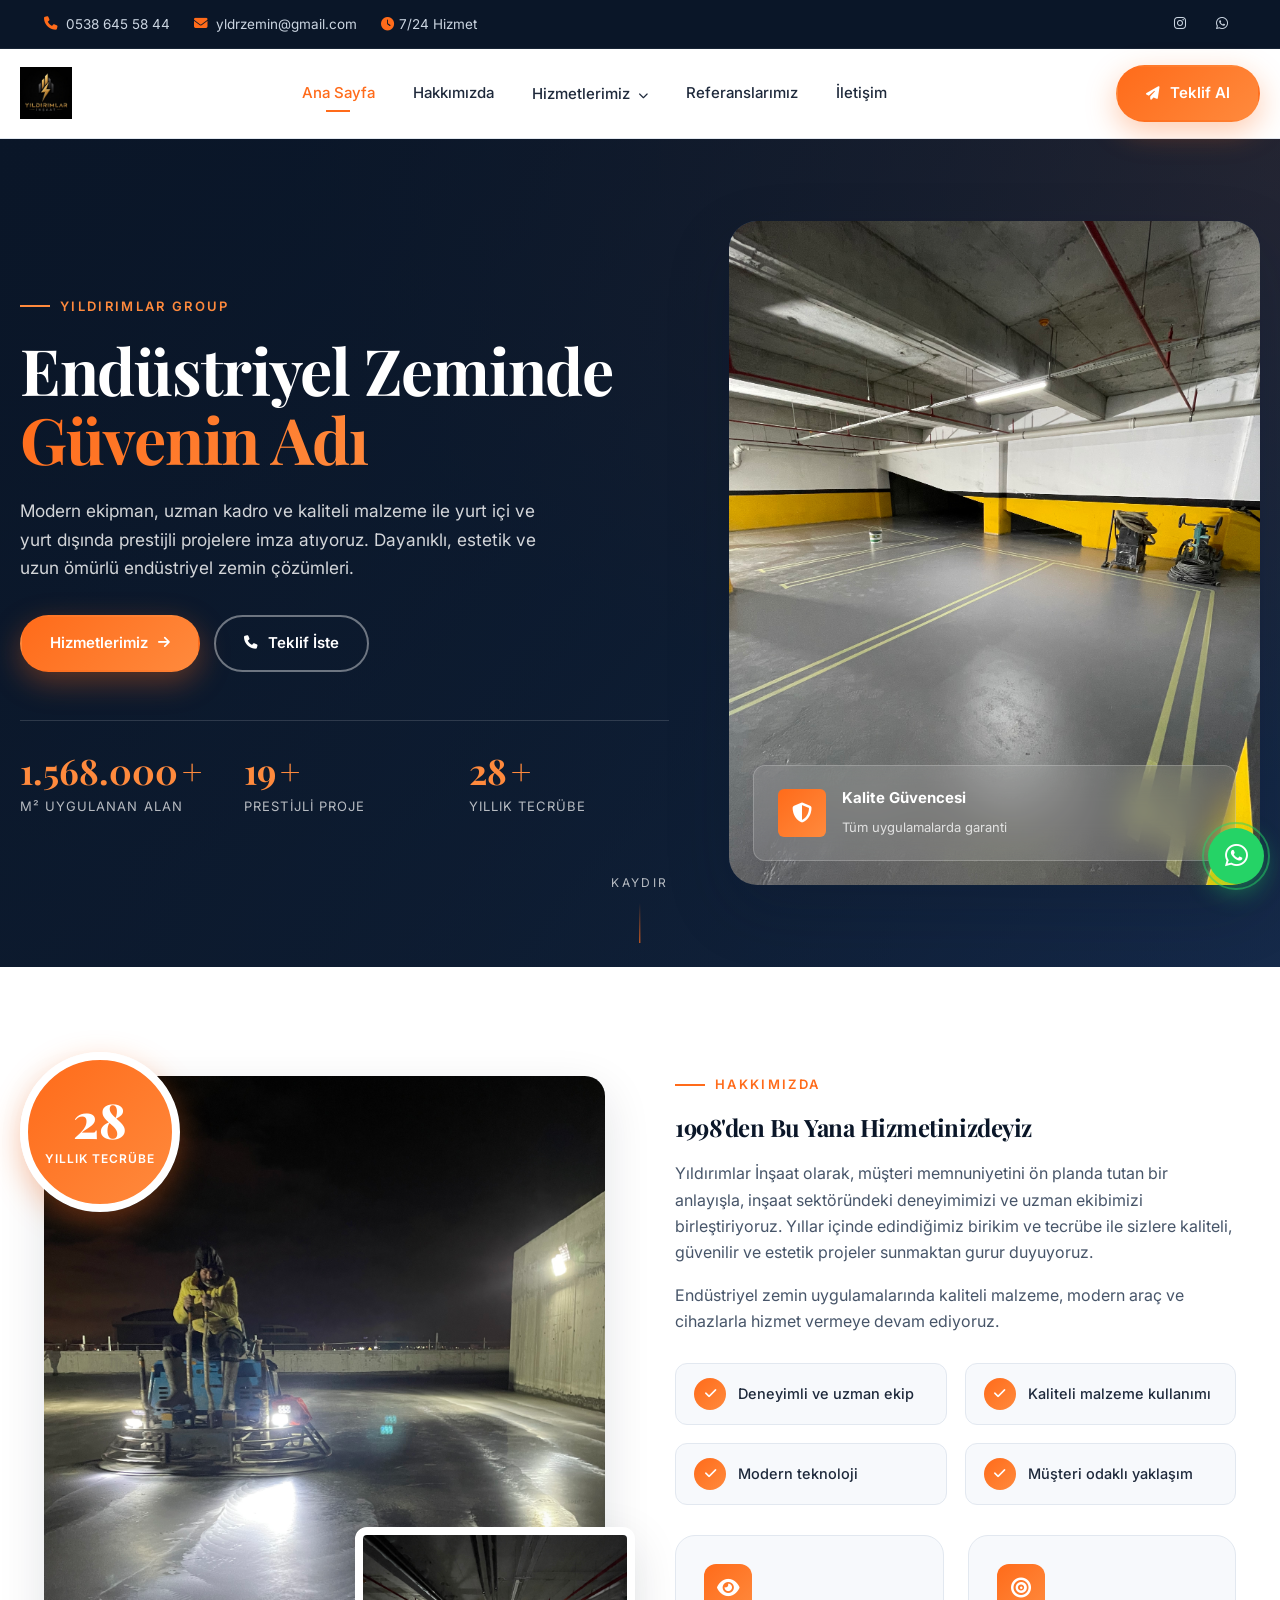
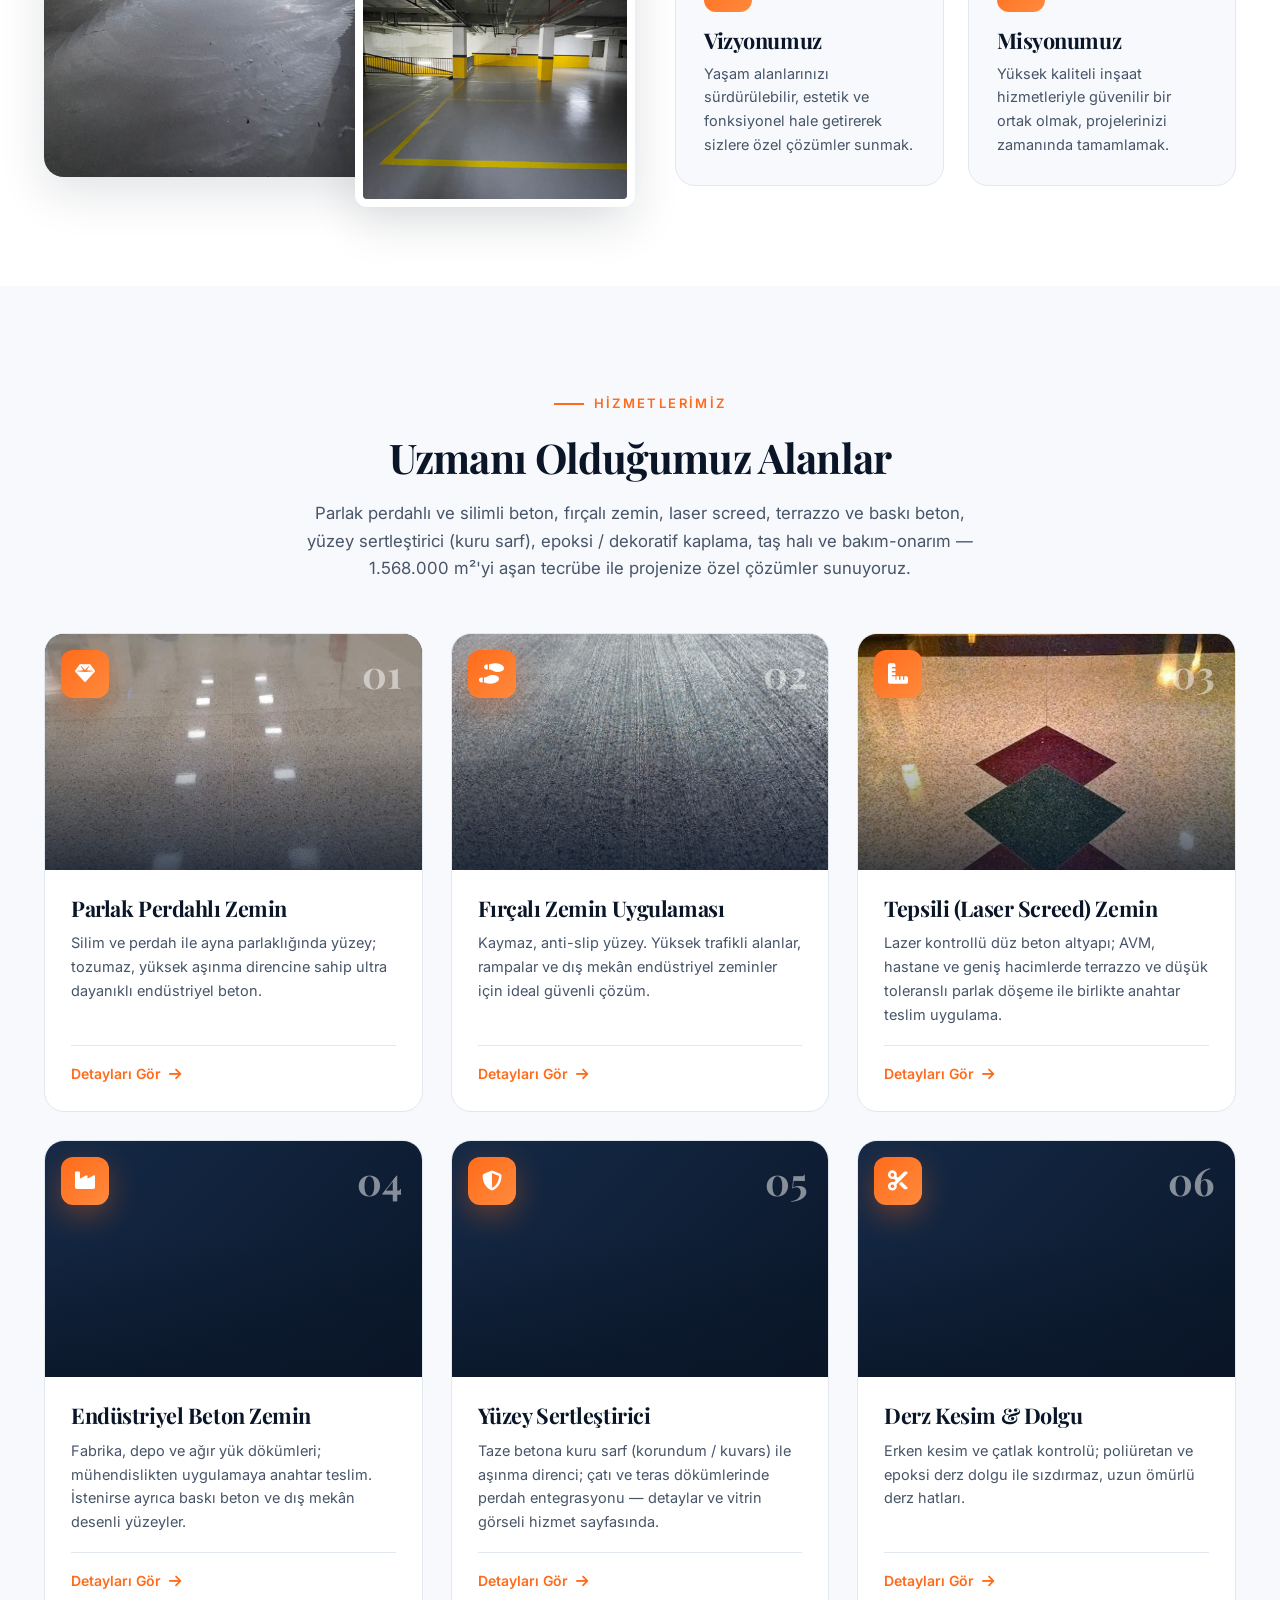
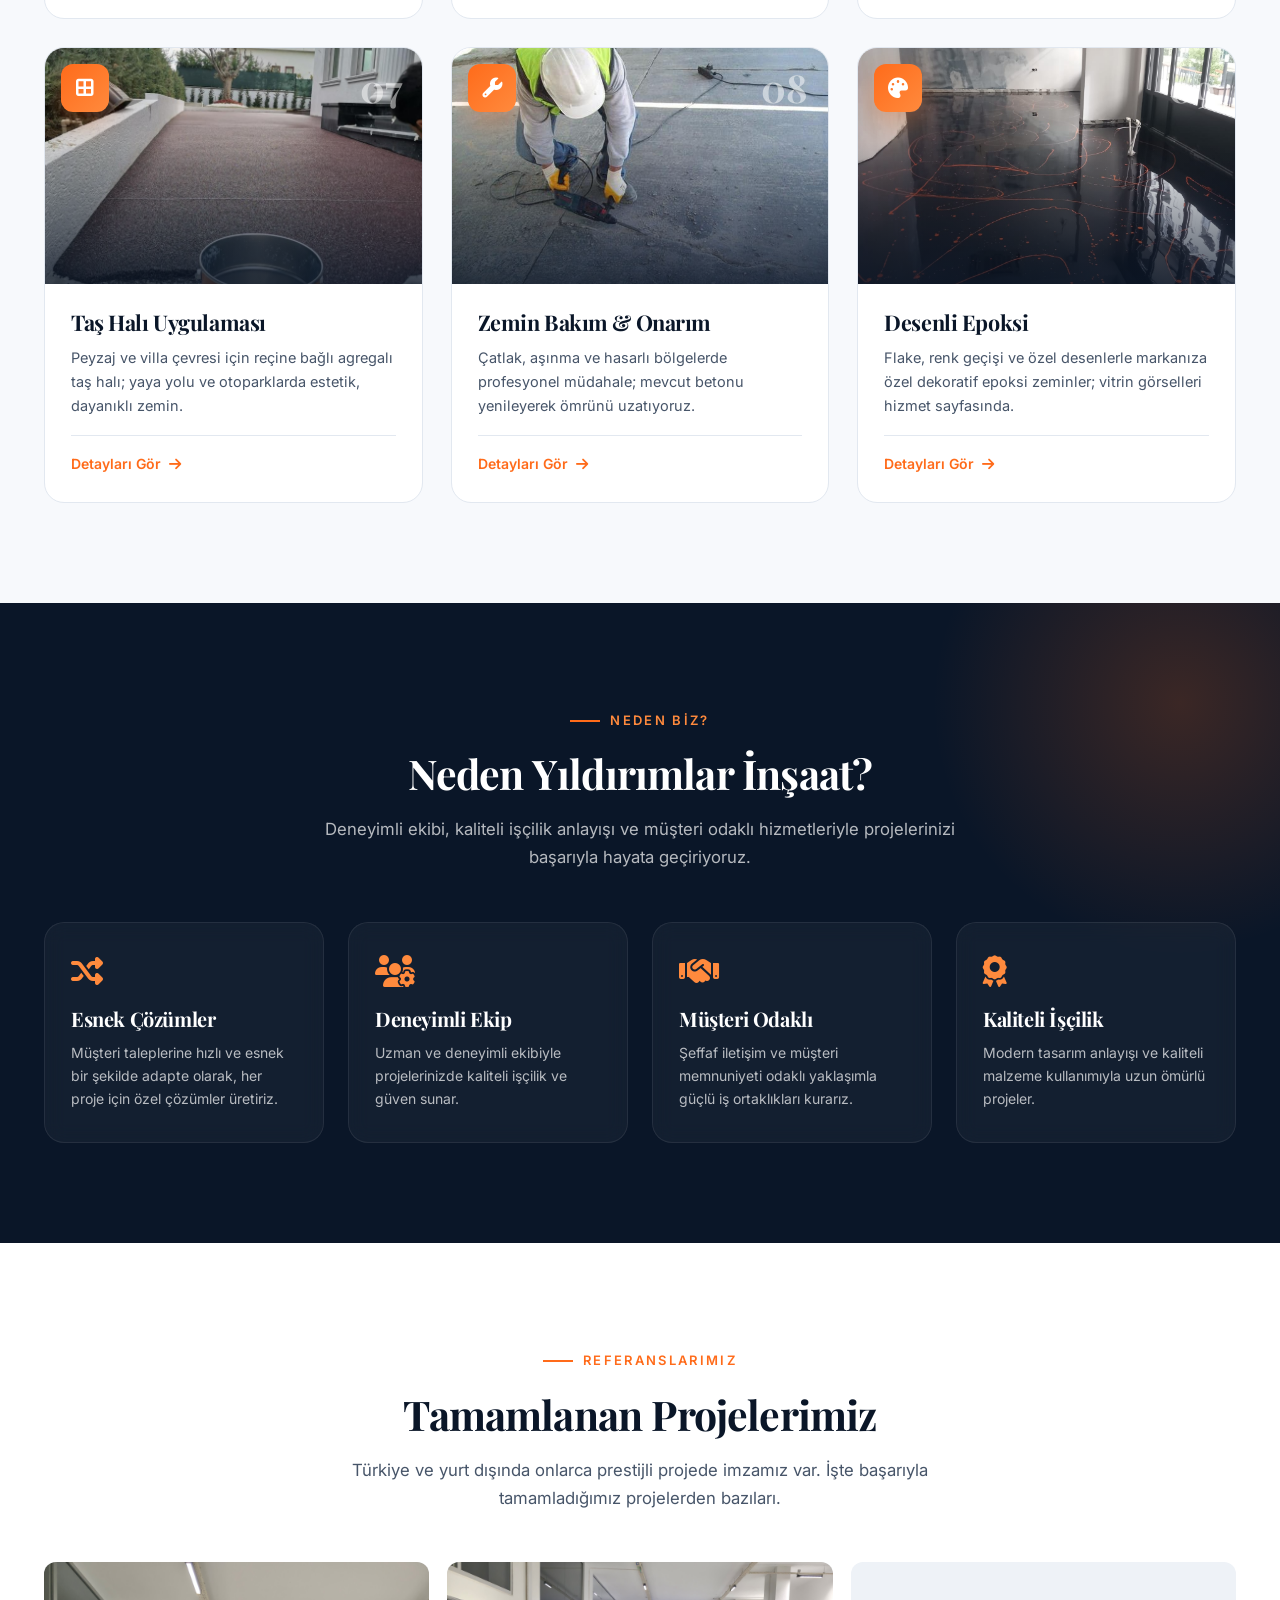
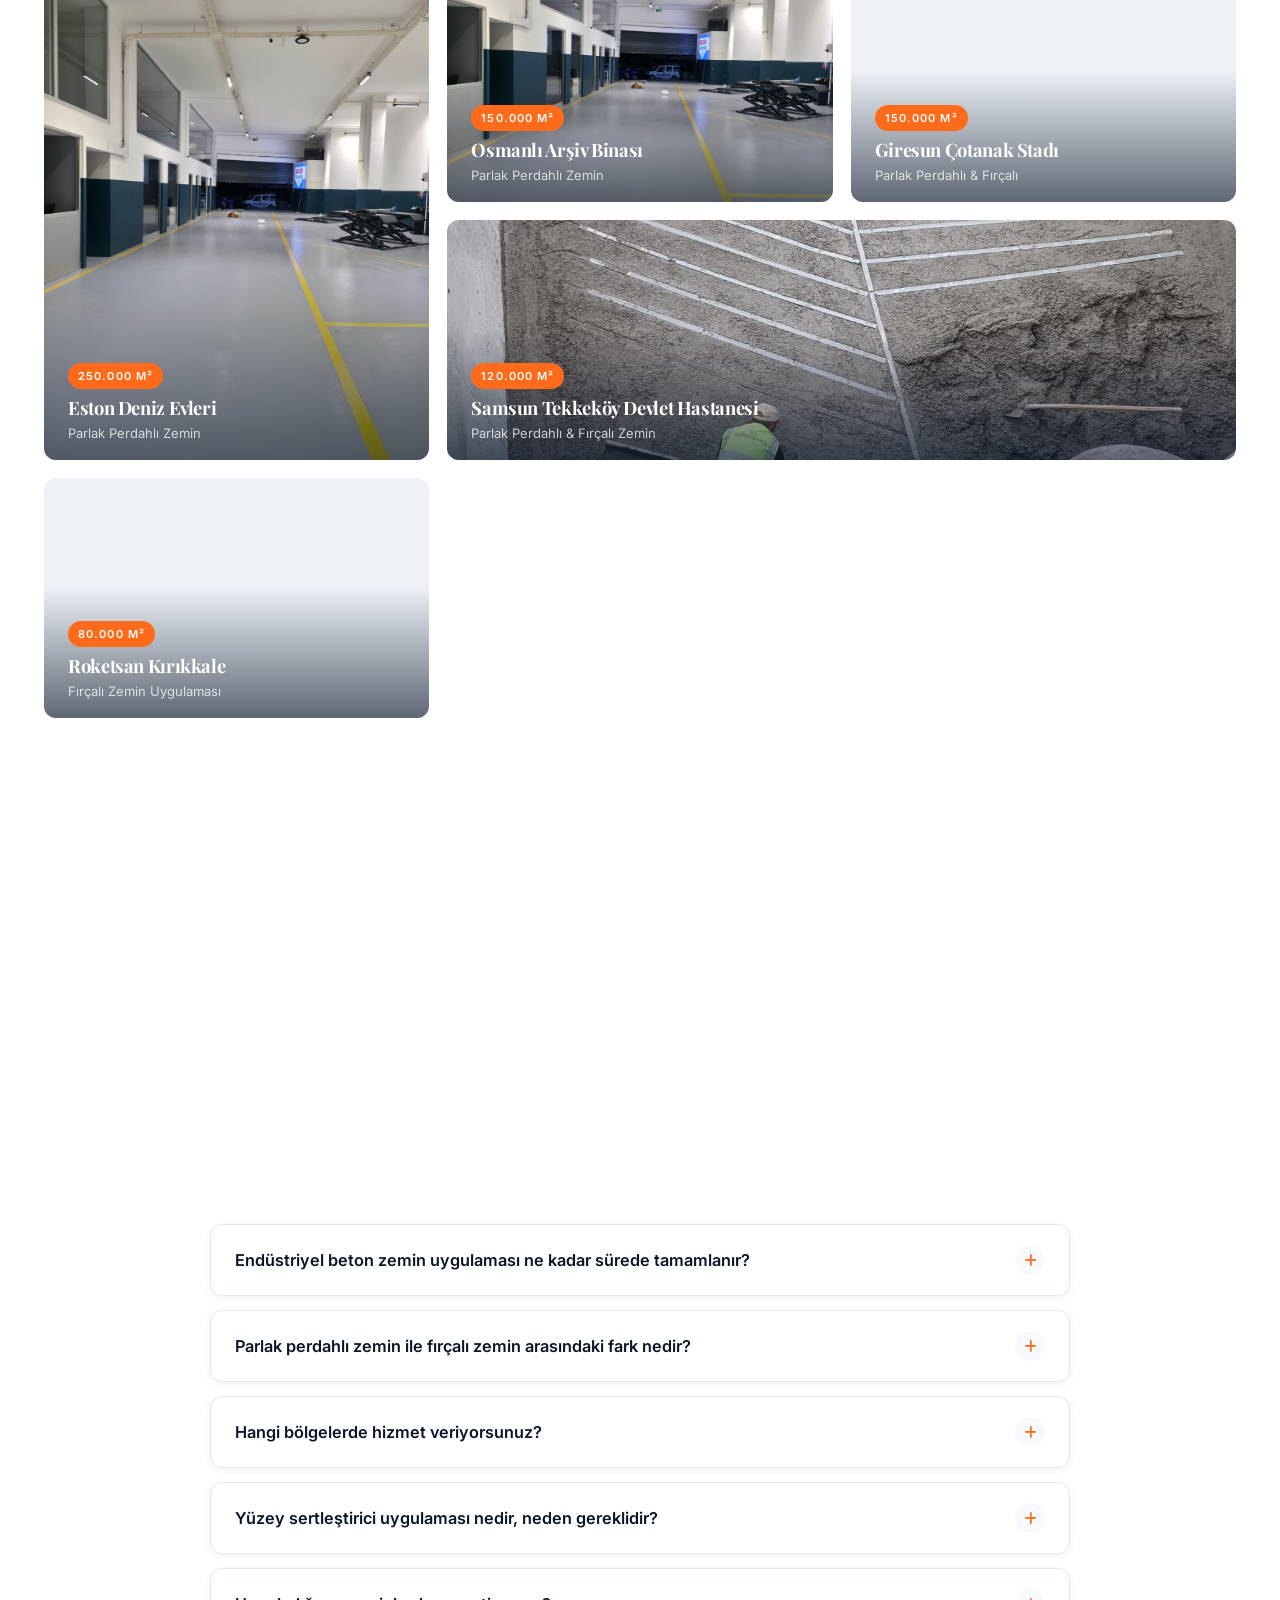
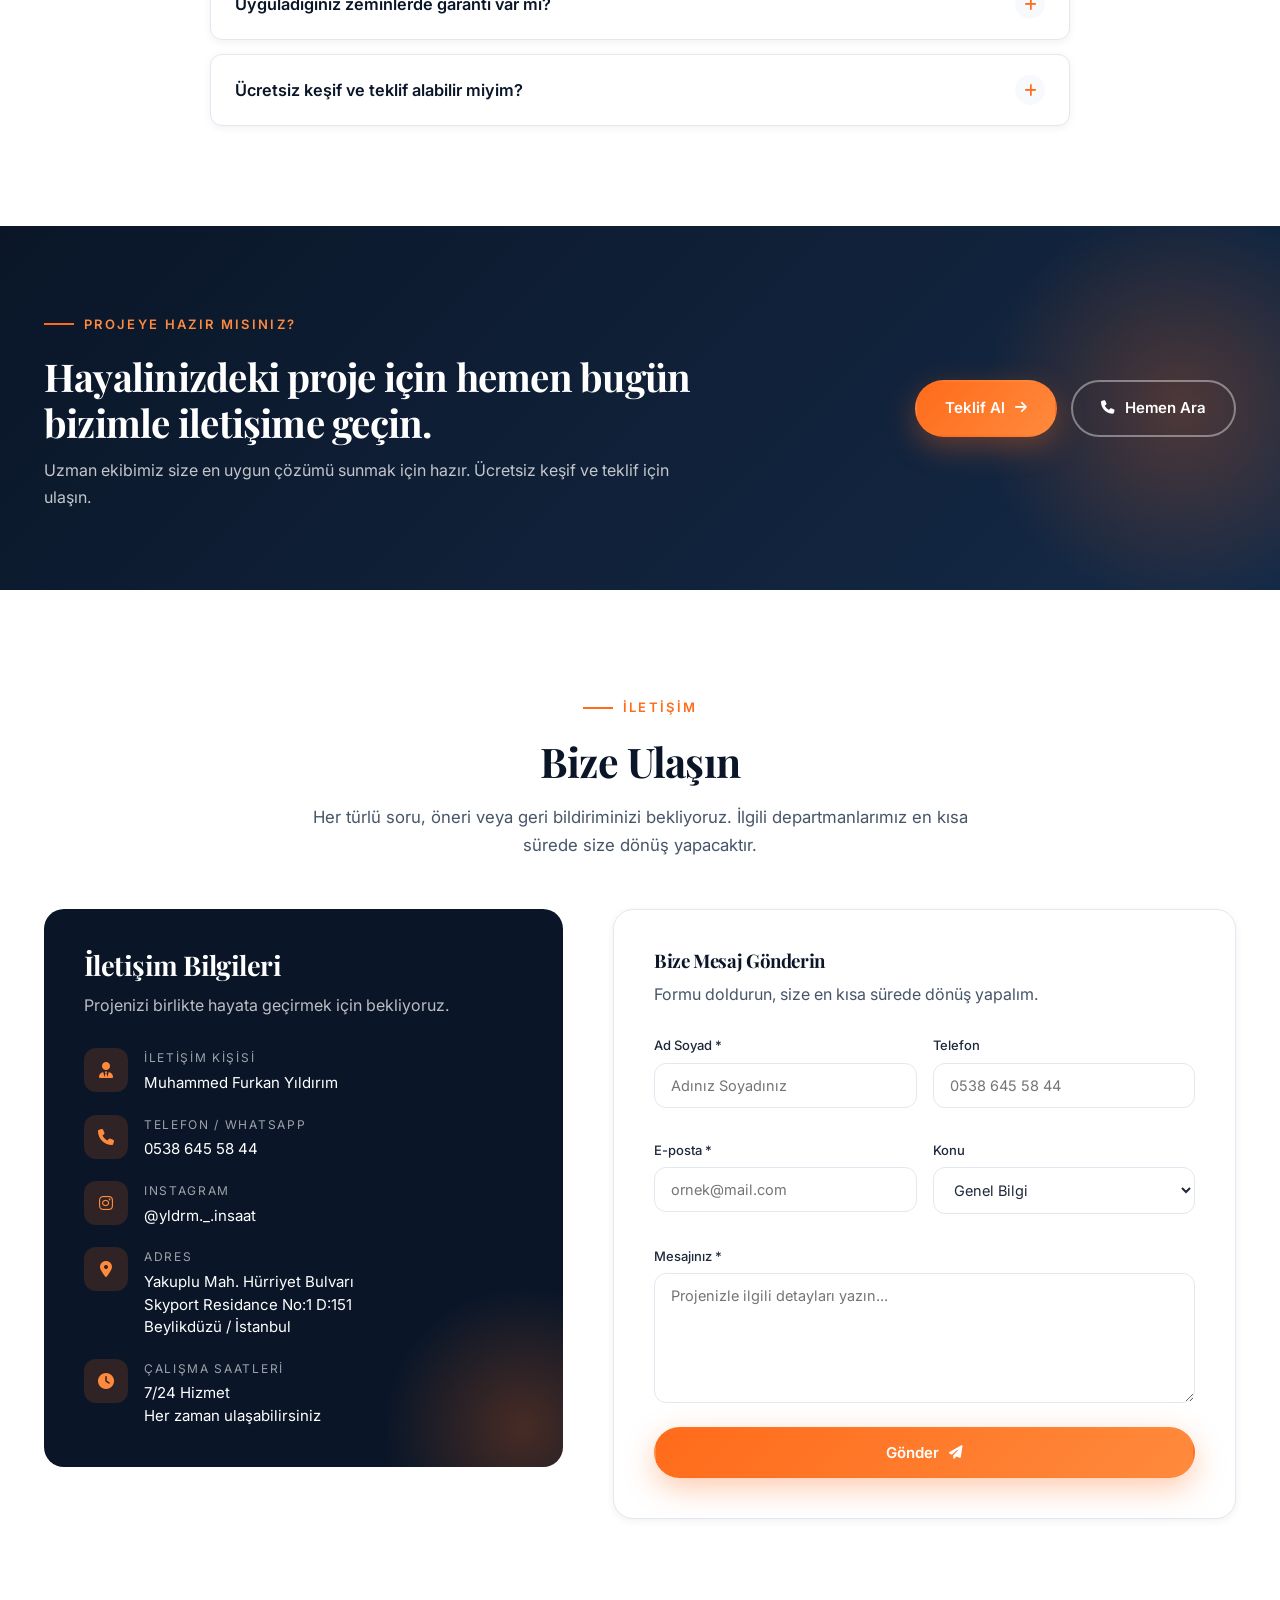
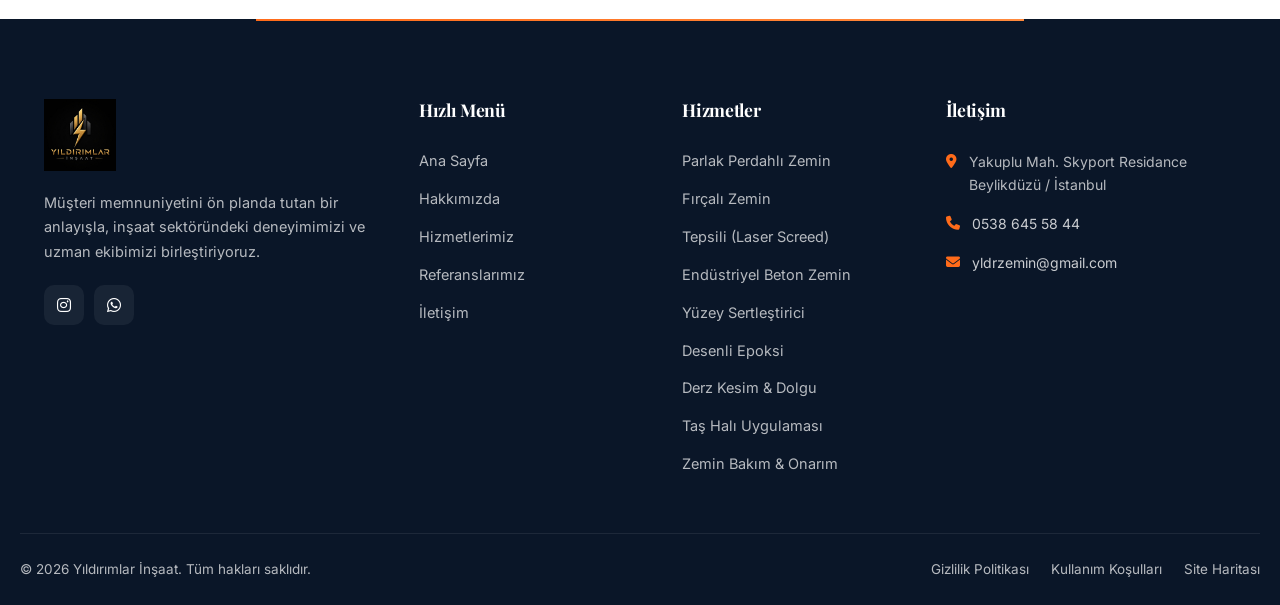
<file: index.html>
<!DOCTYPE html>
<html lang="tr">
<head>
  <meta charset="UTF-8" />
  <meta name="viewport" content="width=device-width, initial-scale=1.0, viewport-fit=cover" />
  <title>Yıldırımlar İnşaat — Endüstriyel Zemin Uygulamaları | Parlak Perdah, Fırçalı, Tepsili</title>
  <meta name="description" content="28 yıllık tecrübe ile 1.568.000 m² endüstriyel zemin uyguladık. Parlak perdahlı, fırçalı ve tepsili beton zemin çözümleri. Türkiye geneli hizmet." />
  <meta name="keywords" content="endüstriyel zemin, parlak perdahlı zemin, fırçalı zemin, tepsili zemin, laser screed, taş halı, derz kesim, yüzey sertleştirici, beton zemin, Yıldırımlar İnşaat, Beylikdüzü, İstanbul" />
  <meta name="author" content="Yıldırımlar İnşaat" />
  <meta name="robots" content="index, follow" />
  <link rel="canonical" href="https://yldrmlarinsaat.com/" />

  <meta property="og:type" content="website" />
  <meta property="og:site_name" content="Yıldırımlar İnşaat" />
  <meta property="og:title" content="Yıldırımlar İnşaat — Endüstriyel Zemin Uygulamaları" />
  <meta property="og:description" content="28 yıllık tecrübe ile 1.568.000 m² endüstriyel zemin uyguladık. Parlak perdahlı, fırçalı ve tepsili beton zemin çözümleri." />
  <meta property="og:url" content="https://yldrmlarinsaat.com/" />
  <meta property="og:image" content="https://yldrmlarinsaat.com/images/hero-1.jpg" />
  <meta property="og:locale" content="tr_TR" />

  <meta name="twitter:card" content="summary_large_image" />
  <meta name="twitter:title" content="Yıldırımlar İnşaat — Endüstriyel Zemin Uygulamaları" />
  <meta name="twitter:description" content="28 yıllık tecrübe ile 1.568.000 m² endüstriyel zemin uyguladık." />
  <meta name="twitter:image" content="https://yldrmlarinsaat.com/images/hero-1.jpg" />
  <meta property="og:image:alt" content="Yıldırımlar İnşaat — endüstriyel ve dekoratif zemin uygulaması" />
  <meta name="twitter:image:alt" content="Yıldırımlar İnşaat — endüstriyel ve dekoratif zemin uygulaması" />

  <link rel="alternate" hreflang="tr" href="https://yldrmlarinsaat.com/" />
  <link rel="alternate" hreflang="x-default" href="https://yldrmlarinsaat.com/" />

  <meta name="theme-color" content="#FF7A00" />
  <link rel="icon" type="image/png" href="images/logo-yildirim.png?v=2" />

  <link rel="preconnect" href="https://fonts.googleapis.com" />
  <link rel="preconnect" href="https://fonts.gstatic.com" crossorigin />
  <link rel="preconnect" href="https://cdnjs.cloudflare.com" crossorigin />
  <link rel="dns-prefetch" href="//cdnjs.cloudflare.com" />
  <link rel="dns-prefetch" href="//fonts.googleapis.com" />
  <link rel="preload" as="image" href="images/hero-1.jpg" fetchpriority="high" />
  <link href="https://fonts.googleapis.com/css2?family=Inter:wght@300;400;500;600;700&family=Playfair+Display:wght@600;700;800&display=swap" rel="stylesheet" />
  <link rel="stylesheet" href="https://cdnjs.cloudflare.com/ajax/libs/font-awesome/6.5.2/css/all.min.css" />
  <link rel="stylesheet" href="css/style.css?v=22" />

  <script type="application/ld+json">
  {
    "@context": "https://schema.org",
    "@graph": [
      {
        "@type": "Organization",
        "@id": "https://yldrmlarinsaat.com/#organization",
        "name": "Yıldırımlar İnşaat",
        "url": "https://yldrmlarinsaat.com/",
        "logo": {
          "@type": "ImageObject",
          "url": "https://yldrmlarinsaat.com/images/logo-yildirim.png?v=2"
        },
        "image": "https://yldrmlarinsaat.com/images/hero-1.jpg",
        "description": "Parlak perdahlı, fırçalı ve tepsili beton zemin ile taş halı uygulamalarında Türkiye geneli hizmet. 1.568.000 m²+ uygulanan alan.",
        "address": {
          "@type": "PostalAddress",
          "streetAddress": "Yakuplu Mah. Hürriyet Bulvarı, Skyport Residance No:1 İç Kapı No:151",
          "addressLocality": "Beylikdüzü",
          "addressRegion": "İstanbul",
          "addressCountry": "TR"
        },
        "contactPoint": [{
          "@type": "ContactPoint",
          "telephone": "+90-538-645-58-44",
          "email": "yldrzemin@gmail.com",
          "contactType": "customer service",
          "availableLanguage": ["Turkish", "tr"],
          "areaServed": { "@type": "Country", "name": "Türkiye" }
        }],
        "sameAs": ["https://www.instagram.com/yldrm._.insaat/"]
      },
      {
        "@type": "WebSite",
        "@id": "https://yldrmlarinsaat.com/#website",
        "url": "https://yldrmlarinsaat.com/",
        "name": "Yıldırımlar İnşaat",
        "publisher": { "@id": "https://yldrmlarinsaat.com/#organization" },
        "inLanguage": "tr-TR",
        "potentialAction": {
          "@type": "SearchAction",
          "target": { "@type": "EntryPoint", "urlTemplate": "https://yldrmlarinsaat.com/?s={search_term_string}" },
          "query-input": "required name=search_term_string"
        }
      },
      {
        "@type": "WebPage",
        "@id": "https://yldrmlarinsaat.com/#webpage",
        "url": "https://yldrmlarinsaat.com/",
        "name": "Yıldırımlar İnşaat — Endüstriyel Zemin Uygulamaları",
        "description": "28 yıllık tecrübe ile 1.568.000 m² endüstriyel zemin uyguladık. Parlak perdahlı, fırçalı ve tepsili beton zemin çözümleri. Türkiye geneli hizmet.",
        "isPartOf": { "@id": "https://yldrmlarinsaat.com/#website" },
        "about": { "@id": "https://yldrmlarinsaat.com/#organization" },
        "primaryImageOfPage": "https://yldrmlarinsaat.com/images/hero-1.jpg",
        "breadcrumb": { "@id": "https://yldrmlarinsaat.com/#breadcrumb" },
        "inLanguage": "tr-TR"
      },
      {
        "@type": "BreadcrumbList",
        "@id": "https://yldrmlarinsaat.com/#breadcrumb",
        "itemListElement": [
          { "@type": "ListItem", "position": 1, "name": "Ana Sayfa", "item": "https://yldrmlarinsaat.com/" }
        ]
      },
      {
        "@type": "ItemList",
        "@id": "https://yldrmlarinsaat.com/#services",
        "name": "Yıldırımlar İnşaat Hizmetleri",
        "itemListElement": [
          { "@type": "ListItem", "position": 1, "url": "https://yldrmlarinsaat.com/hizmetler/parlak-perdahli-zemin.html", "name": "Parlak Perdahlı Zemin" },
          { "@type": "ListItem", "position": 2, "url": "https://yldrmlarinsaat.com/hizmetler/fircali-zemin.html", "name": "Fırçalı Zemin Uygulaması" },
          { "@type": "ListItem", "position": 3, "url": "https://yldrmlarinsaat.com/hizmetler/tepsili-zemin.html", "name": "Tepsili (Laser Screed) Zemin" },
          { "@type": "ListItem", "position": 4, "url": "https://yldrmlarinsaat.com/hizmetler/endustriyel-beton-zemin.html", "name": "Endüstriyel Beton Zemin" },
          { "@type": "ListItem", "position": 5, "url": "https://yldrmlarinsaat.com/hizmetler/yuzey-sertlestirici.html", "name": "Yüzey Sertleştirici" },
          { "@type": "ListItem", "position": 6, "url": "https://yldrmlarinsaat.com/hizmetler/desenli-epoksi.html", "name": "Desenli Epoksi" },
          { "@type": "ListItem", "position": 7, "url": "https://yldrmlarinsaat.com/hizmetler/derz-kesim-dolgu.html", "name": "Derz Kesim ve Dolgu" },
          { "@type": "ListItem", "position": 8, "url": "https://yldrmlarinsaat.com/hizmetler/tas-hali.html", "name": "Taş Halı Uygulaması" },
          { "@type": "ListItem", "position": 9, "url": "https://yldrmlarinsaat.com/hizmetler/zemin-bakim-onarim.html", "name": "Zemin Bakım ve Onarım" }
        ]
      },
      {
        "@type": "FAQPage",
        "@id": "https://yldrmlarinsaat.com/#faq",
        "mainEntity": [
          {
            "@type": "Question",
            "name": "Endüstriyel beton zemin uygulaması ne kadar sürede tamamlanır?",
            "acceptedAnswer": {
              "@type": "Answer",
              "text": "Proje büyüklüğüne, döküm hacmine ve uygulama tipine (parlak perdah, fırçalı, tepsili vb.) göre değişir. Ortalama 1.000 m²'lik bir saha, perdah ve silim dahil 3-7 iş günü içinde tamamlanabilir. Detaylı program keşif sonrası paylaşılır."
            }
          },
          {
            "@type": "Question",
            "name": "Parlak perdahlı zemin ile fırçalı zemin arasındaki fark nedir?",
            "acceptedAnswer": {
              "@type": "Answer",
              "text": "Parlak perdahlı zemin ayna parlaklığında, tozumaz ve kapalı iç mekânlarda tercih edilir. Fırçalı zemin ise yüzeyi tırtıllı, kaymaz yapıda olup rampa, dış mekân ve yüksek trafikli alanlarda güvenlik amacıyla uygulanır."
            }
          },
          {
            "@type": "Question",
            "name": "Hangi bölgelerde hizmet veriyorsunuz?",
            "acceptedAnswer": {
              "@type": "Answer",
              "text": "Yıldırımlar İnşaat olarak merkez ofisimiz Beylikdüzü / İstanbul'da bulunmakta olup Türkiye genelinde endüstriyel zemin, parlak perdah, fırçalı zemin, tepsili (laser screed), taş halı ve epoksi kaplama hizmetleri veriyoruz."
            }
          },
          {
            "@type": "Question",
            "name": "Yüzey sertleştirici uygulaması nedir, neden gereklidir?",
            "acceptedAnswer": {
              "@type": "Answer",
              "text": "Yüzey sertleştirici, taze beton üzerine serilen korundum veya kuvars esaslı kuru sarf malzemesidir. Perdah ile birlikte yüzeye entegre edilir; aşınma direncini, darbe dayanımını ve yüzey ömrünü önemli ölçüde artırır."
            }
          },
          {
            "@type": "Question",
            "name": "Uyguladığınız zeminlerde garanti var mı?",
            "acceptedAnswer": {
              "@type": "Answer",
              "text": "Evet. Tüm uygulamalarımızda işçilik ve sistem garantisi sağlıyoruz. Süre ve kapsam, seçilen sistem ile kullanım koşullarına göre sözleşmede net olarak tanımlanır."
            }
          },
          {
            "@type": "Question",
            "name": "Ücretsiz keşif ve teklif alabilir miyim?",
            "acceptedAnswer": {
              "@type": "Answer",
              "text": "Evet, projeniz için ücretsiz keşif ve detaylı teklif sunuyoruz. 0538 645 58 44 numaralı telefondan, WhatsApp'tan veya iletişim formundan bize ulaşabilirsiniz."
            }
          }
        ]
      }
    ]
  }
  </script>
</head>
<body>

  <!-- ========== TOP BAR ========== -->
  <div class="topbar">
    <div class="container topbar-inner">
      <div class="topbar-info">
        <!-- CONTACT: replace phone/email here -->
        <a href="tel:+905386455844"><i class="fa-solid fa-phone"></i> 0538 645 58 44</a>
        <a href="mailto:yldrzemin@gmail.com"><i class="fa-solid fa-envelope"></i> yldrzemin@gmail.com</a>
        <span><i class="fa-solid fa-clock"></i> 7/24 Hizmet</span>
      </div>
      <div class="topbar-social">
        <a href="https://instagram.com/yldrm._.insaat" target="_blank" rel="noopener" aria-label="Instagram"><i class="fa-brands fa-instagram"></i></a>
        <a href="https://wa.me/905386455844" target="_blank" rel="noopener" aria-label="Whatsapp"><i class="fa-brands fa-whatsapp"></i></a>
      </div>
    </div>
  </div>

  <!-- ========== HEADER ========== -->
  <header class="header">
    <div class="container nav">
      <a href="index.html" class="logo" aria-label="Yıldırımlar İnşaat — Ana sayfa">
        <img src="images/logo-yildirim.png?v=2" alt="Yıldırımlar İnşaat" width="120" height="120" class="logo-img" />
      </a>

      <nav class="nav-menu" aria-label="Ana Menü">
        <a href="index.html">Ana Sayfa</a>
        <a href="hakkimizda.html">Hakkımızda</a>
        <div class="has-drop">
          <a href="#hizmetler">Hizmetlerimiz <i class="fa-solid fa-chevron-down" style="font-size:10px;margin-left:4px"></i></a>
          <div class="drop">
            <a href="hizmetler/parlak-perdahli-zemin.html">Parlak Perdahlı Zemin</a>
            <a href="hizmetler/fircali-zemin.html">Fırçalı Zemin</a>
            <a href="hizmetler/tepsili-zemin.html">Tepsili (Laser Screed)</a>
            <a href="hizmetler/endustriyel-beton-zemin.html">Endüstriyel Beton Zemin</a>
            <a href="hizmetler/yuzey-sertlestirici.html">Yüzey Sertleştirici</a>
            <a href="hizmetler/desenli-epoksi.html">Desenli Epoksi</a>
            <a href="hizmetler/derz-kesim-dolgu.html">Derz Kesim &amp; Dolgu</a>
            <a href="hizmetler/tas-hali.html">Taş Halı Uygulaması</a>
            <a href="hizmetler/zemin-bakim-onarim.html">Zemin Bakım &amp; Onarım</a>
          </div>
        </div>
        <a href="referanslar.html">Referanslarımız</a>
        <a href="iletisim.html">İletişim</a>
        <a href="iletisim.html" class="mobile-cta"><i class="fa-solid fa-paper-plane"></i> Teklif Al</a>
      </nav>

      <div class="nav-cta">
        <a href="iletisim.html" class="btn btn-primary"><i class="fa-solid fa-paper-plane"></i> Teklif Al</a>
        <button class="nav-toggle" aria-label="Menüyü Aç/Kapat"><i class="fa-solid fa-bars"></i></button>
      </div>
    </div>
  </header>

  <!-- ========== HERO ========== -->
  <section class="hero">
    <div class="hero-bg"></div>
    <div class="container hero-inner">
      <div class="hero-grid">
        <div class="hero-content reveal">
          <span class="eyebrow">Yıldırımlar Group</span>
          <h1 class="hero-title">Endüstriyel Zeminde<br><span class="accent">Güvenin Adı</span></h1>
          <p class="hero-desc">Modern ekipman, uzman kadro ve kaliteli malzeme ile yurt içi ve yurt dışında prestijli projelere imza atıyoruz. Dayanıklı, estetik ve uzun ömürlü endüstriyel zemin çözümleri.</p>
          <div class="hero-cta">
            <a href="#hizmetler" class="btn btn-primary">Hizmetlerimiz <i class="fa-solid fa-arrow-right"></i></a>
            <a href="iletisim.html" class="btn btn-outline"><i class="fa-solid fa-phone"></i> Teklif İste</a>
          </div>

          <div class="hero-stats">
            <div class="hero-stat">
              <div class="num"><span data-counter="1568000">0</span><span>+</span></div>
              <div class="label">m² Uygulanan Alan</div>
            </div>
            <div class="hero-stat">
              <div class="num"><span data-counter="19">0</span><span>+</span></div>
              <div class="label">Prestijli Proje</div>
            </div>
            <div class="hero-stat">
              <div class="num"><span data-counter="28">0</span><span>+</span></div>
              <div class="label">Yıllık Tecrübe</div>
            </div>
          </div>
        </div>

        <div class="hero-visual reveal reveal-delay-2">
          <img src="images/hero-1.jpg" alt="Endüstriyel zemin uygulaması" fetchpriority="high" decoding="async" onerror="this.style.display='none'" />
          <div class="hero-badge">
            <div class="hero-badge-icon"><i class="fa-solid fa-shield-halved"></i></div>
            <div class="hero-badge-text">
              <strong>Kalite Güvencesi</strong>
              <span>Tüm uygulamalarda garanti</span>
            </div>
          </div>
        </div>
      </div>
    </div>

    <div class="hero-scroll">
      <span>KAYDIR</span>
      <div class="line"></div>
    </div>
  </section>

  <!-- ========== ABOUT ========== -->
  <section class="section" id="hakkimizda">
    <div class="container">
      <div class="about-grid">
        <div class="about-visual reveal">
          <div class="exp-badge">
            <div class="num">28</div>
            <div class="txt">Yıllık Tecrübe</div>
          </div>
          <div class="main-img">
            <img src="images/about-1.jpg" alt="Yıldırımlar İnşaat endüstriyel zemin ekibi" loading="lazy" decoding="async" onerror="this.style.display='none'" />
          </div>
          <div class="sub-img">
            <img src="images/about-2.jpg" alt="Parlak perdahlı endüstriyel beton zemin uygulaması" loading="lazy" decoding="async" onerror="this.style.display='none'" />
          </div>
        </div>

        <div class="about-content reveal reveal-delay-2">
          <span class="eyebrow">Hakkımızda</span>
          <h2>1998'den Bu Yana Hizmetinizdeyiz</h2>
          <p>Yıldırımlar İnşaat olarak, müşteri memnuniyetini ön planda tutan bir anlayışla, inşaat sektöründeki deneyimimizi ve uzman ekibimizi birleştiriyoruz. Yıllar içinde edindiğimiz birikim ve tecrübe ile sizlere kaliteli, güvenilir ve estetik projeler sunmaktan gurur duyuyoruz.</p>
          <p>Endüstriyel zemin uygulamalarında kaliteli malzeme, modern araç ve cihazlarla hizmet vermeye devam ediyoruz.</p>

          <div class="about-features">
            <div class="about-feature"><i class="fa-solid fa-check"></i><span>Deneyimli ve uzman ekip</span></div>
            <div class="about-feature"><i class="fa-solid fa-check"></i><span>Kaliteli malzeme kullanımı</span></div>
            <div class="about-feature"><i class="fa-solid fa-check"></i><span>Modern teknoloji</span></div>
            <div class="about-feature"><i class="fa-solid fa-check"></i><span>Müşteri odaklı yaklaşım</span></div>
          </div>

          <div class="vm-grid">
            <div class="vm-card">
              <i class="fa-solid fa-eye"></i>
              <h4>Vizyonumuz</h4>
              <p>Yaşam alanlarınızı sürdürülebilir, estetik ve fonksiyonel hale getirerek sizlere özel çözümler sunmak.</p>
            </div>
            <div class="vm-card">
              <i class="fa-solid fa-bullseye"></i>
              <h4>Misyonumuz</h4>
              <p>Yüksek kaliteli inşaat hizmetleriyle güvenilir bir ortak olmak, projelerinizi zamanında tamamlamak.</p>
            </div>
          </div>
        </div>
      </div>
    </div>
  </section>

  <!-- ========== SERVICES ========== -->
  <section class="section services-bg" id="hizmetler">
    <div class="container">
      <div class="text-center reveal">
        <span class="eyebrow">Hizmetlerimiz</span>
        <h2 class="section-title">Uzmanı Olduğumuz Alanlar</h2>
        <p class="section-subtitle">Parlak perdahlı ve silimli beton, fırçalı zemin, laser screed, terrazzo ve baskı beton, yüzey sertleştirici (kuru sarf), epoksi / dekoratif kaplama, taş halı ve bakım-onarım — 1.568.000 m²'yi aşan tecrübe ile projenize özel çözümler sunuyoruz.</p>
      </div>

      <div class="services-grid">
        <article class="service-card reveal">
          <a href="hizmetler/parlak-perdahli-zemin.html" class="service-card-hit" aria-labelledby="svc-parlak"></a>
          <div class="service-media">
            <img src="images/service-1.png" alt="Parlak beton silim — agrega görünümlü ayna parlaklığında ticari zemin" loading="lazy" decoding="async" onerror="this.style.display='none'" />
            <div class="service-icon"><i class="fa-solid fa-gem"></i></div>
            <div class="service-num">01</div>
          </div>
          <div class="service-body">
            <h3 id="svc-parlak">Parlak Perdahlı Zemin</h3>
            <p>Silim ve perdah ile ayna parlaklığında yüzey; tozumaz, yüksek aşınma direncine sahip ultra dayanıklı endüstriyel beton.</p>
            <span class="service-link">Detayları Gör <i class="fa-solid fa-arrow-right"></i></span>
          </div>
        </article>

        <article class="service-card reveal reveal-delay-1">
          <a href="hizmetler/fircali-zemin.html" class="service-card-hit" aria-labelledby="svc-fircali"></a>
          <div class="service-media">
            <img src="images/service-2.png" alt="Fırçalı beton — broom finish paralel çizgili kaydırmaz dış zemin" loading="lazy" decoding="async" onerror="this.style.display='none'" />
            <div class="service-icon"><i class="fa-solid fa-shoe-prints"></i></div>
            <div class="service-num">02</div>
          </div>
          <div class="service-body">
            <h3 id="svc-fircali">Fırçalı Zemin Uygulaması</h3>
            <p>Kaymaz, anti-slip yüzey. Yüksek trafikli alanlar, rampalar ve dış mekân endüstriyel zeminler için ideal güvenli çözüm.</p>
            <span class="service-link">Detayları Gör <i class="fa-solid fa-arrow-right"></i></span>
          </div>
        </article>

        <article class="service-card reveal reveal-delay-2">
          <a href="hizmetler/tepsili-zemin.html" class="service-card-hit" aria-labelledby="svc-tepsili"></a>
          <div class="service-media">
            <img src="images/service-3.png" alt="Parlak terrazzo zemin — geometrik desenli döşeme" loading="lazy" decoding="async" onerror="this.style.display='none'" />
            <div class="service-icon"><i class="fa-solid fa-ruler-combined"></i></div>
            <div class="service-num">03</div>
          </div>
          <div class="service-body">
            <h3 id="svc-tepsili">Tepsili (Laser Screed) Zemin</h3>
            <p>Lazer kontrollü düz beton altyapı; AVM, hastane ve geniş hacimlerde terrazzo ve düşük toleranslı parlak döşeme ile birlikte anahtar teslim uygulama.</p>
            <span class="service-link">Detayları Gör <i class="fa-solid fa-arrow-right"></i></span>
          </div>
        </article>

        <article class="service-card reveal">
          <a href="hizmetler/endustriyel-beton-zemin.html" class="service-card-hit" aria-labelledby="svc-endustriyel"></a>
          <div class="service-media">
            <img src="images/service-4.jpg" alt="Endüstriyel beton zemin — geniş döküm, üretim veya depo alanı" loading="lazy" decoding="async" onerror="this.style.display='none'" />
            <div class="service-icon"><i class="fa-solid fa-industry"></i></div>
            <div class="service-num">04</div>
          </div>
          <div class="service-body">
            <h3 id="svc-endustriyel">Endüstriyel Beton Zemin</h3>
            <p>Fabrika, depo ve ağır yük dökümleri; mühendislikten uygulamaya anahtar teslim. İstenirse ayrıca baskı beton ve dış mekân desenli yüzeyler.</p>
            <span class="service-link">Detayları Gör <i class="fa-solid fa-arrow-right"></i></span>
          </div>
        </article>

        <article class="service-card reveal reveal-delay-1">
          <a href="hizmetler/yuzey-sertlestirici.html" class="service-card-hit" aria-labelledby="svc-yuzey"></a>
          <div class="service-media">
            <img src="images/service-5.png" alt="Yüzey sertleştirici — taze beton üzerine kuru sarf serimi ve perdah sahası" loading="lazy" decoding="async" onerror="this.style.display='none'" />
            <div class="service-icon"><i class="fa-solid fa-shield-halved"></i></div>
            <div class="service-num">05</div>
          </div>
          <div class="service-body">
            <h3 id="svc-yuzey">Yüzey Sertleştirici</h3>
            <p>Taze betona kuru sarf (korundum / kuvars) ile aşınma direnci; çatı ve teras dökümlerinde perdah entegrasyonu — detaylar ve vitrin görseli hizmet sayfasında.</p>
            <span class="service-link">Detayları Gör <i class="fa-solid fa-arrow-right"></i></span>
          </div>
        </article>

        <article class="service-card reveal reveal-delay-2">
          <a href="hizmetler/derz-kesim-dolgu.html" class="service-card-hit" aria-labelledby="svc-derz"></a>
          <div class="service-media">
            <img src="images/service-6.jpg" alt="Büyük döşemede derz hatları — kesim ve dolgu ile yönetilen parlak beton zemin" loading="lazy" decoding="async" onerror="this.style.display='none'" />
            <div class="service-icon"><i class="fa-solid fa-scissors"></i></div>
            <div class="service-num">06</div>
          </div>
          <div class="service-body">
            <h3 id="svc-derz">Derz Kesim &amp; Dolgu</h3>
            <p>Erken kesim ve çatlak kontrolü; poliüretan ve epoksi derz dolgu ile sızdırmaz, uzun ömürlü derz hatları.</p>
            <span class="service-link">Detayları Gör <i class="fa-solid fa-arrow-right"></i></span>
          </div>
        </article>

        <article class="service-card reveal">
          <a href="hizmetler/tas-hali.html" class="service-card-hit" aria-labelledby="svc-tas-hali"></a>
          <div class="service-media">
            <img src="images/service-tashali.png" alt="Taş halı uygulaması — reçine bağlı agreganın malta ile serilmesi" loading="lazy" decoding="async" onerror="this.style.display='none'" />
            <div class="service-icon"><i class="fa-solid fa-border-all"></i></div>
            <div class="service-num">07</div>
          </div>
          <div class="service-body">
            <h3 id="svc-tas-hali">Taş Halı Uygulaması</h3>
            <p>Peyzaj ve villa çevresi için reçine bağlı agregalı taş halı; yaya yolu ve otoparklarda estetik, dayanıklı zemin.</p>
            <span class="service-link">Detayları Gör <i class="fa-solid fa-arrow-right"></i></span>
          </div>
        </article>

        <article class="service-card reveal reveal-delay-1">
          <a href="hizmetler/zemin-bakim-onarim.html" class="service-card-hit" aria-labelledby="svc-bakim"></a>
          <div class="service-media">
            <img src="images/service-7.png" alt="Beton zeminde çatlak onarımı — saha ekibi ve yüzey hazırlığı" loading="lazy" decoding="async" onerror="this.style.display='none'" />
            <div class="service-icon"><i class="fa-solid fa-wrench"></i></div>
            <div class="service-num">08</div>
          </div>
          <div class="service-body">
            <h3 id="svc-bakim">Zemin Bakım &amp; Onarım</h3>
            <p>Çatlak, aşınma ve hasarlı bölgelerde profesyonel müdahale; mevcut betonu yenileyerek ömrünü uzatıyoruz.</p>
            <span class="service-link">Detayları Gör <i class="fa-solid fa-arrow-right"></i></span>
          </div>
        </article>

        <article class="service-card reveal">
          <a href="hizmetler/desenli-epoksi.html" class="service-card-hit" aria-labelledby="svc-desenli-epoksi"></a>
          <div class="service-media">
            <img src="images/desenli%20epoksi.jpg" alt="Desenli dekoratif epoksi zemin uygulaması" loading="lazy" decoding="async" onerror="this.style.display='none'" />
            <div class="service-icon"><i class="fa-solid fa-palette"></i></div>
            <div class="service-num">09</div>
          </div>
          <div class="service-body">
            <h3 id="svc-desenli-epoksi">Desenli Epoksi</h3>
            <p>Flake, renk geçişi ve özel desenlerle markanıza özel dekoratif epoksi zeminler; vitrin görselleri hizmet sayfasında.</p>
            <span class="service-link">Detayları Gör <i class="fa-solid fa-arrow-right"></i></span>
          </div>
        </article>
      </div>
    </div>
  </section>

  <!-- ========== WHY US ========== -->
  <section class="section why-bg">
    <div class="container">
      <div class="text-center reveal">
        <span class="eyebrow">Neden Biz?</span>
        <h2 class="section-title">Neden Yıldırımlar İnşaat?</h2>
        <p class="section-subtitle">Deneyimli ekibi, kaliteli işçilik anlayışı ve müşteri odaklı hizmetleriyle projelerinizi başarıyla hayata geçiriyoruz.</p>
      </div>

      <div class="why-grid">
        <div class="why-card reveal">
          <i class="fa-solid fa-shuffle"></i>
          <h4>Esnek Çözümler</h4>
          <p>Müşteri taleplerine hızlı ve esnek bir şekilde adapte olarak, her proje için özel çözümler üretiriz.</p>
        </div>
        <div class="why-card reveal reveal-delay-1">
          <i class="fa-solid fa-users-gear"></i>
          <h4>Deneyimli Ekip</h4>
          <p>Uzman ve deneyimli ekibiyle projelerinizde kaliteli işçilik ve güven sunar.</p>
        </div>
        <div class="why-card reveal reveal-delay-2">
          <i class="fa-solid fa-handshake"></i>
          <h4>Müşteri Odaklı</h4>
          <p>Şeffaf iletişim ve müşteri memnuniyeti odaklı yaklaşımla güçlü iş ortaklıkları kurarız.</p>
        </div>
        <div class="why-card reveal reveal-delay-3">
          <i class="fa-solid fa-award"></i>
          <h4>Kaliteli İşçilik</h4>
          <p>Modern tasarım anlayışı ve kaliteli malzeme kullanımıyla uzun ömürlü projeler.</p>
        </div>
      </div>
    </div>
  </section>

  <!-- ========== REFERENCES ========== -->
  <section class="section" id="referanslar">
    <div class="container">
      <div class="text-center reveal">
        <span class="eyebrow">Referanslarımız</span>
        <h2 class="section-title">Tamamlanan Projelerimiz</h2>
        <p class="section-subtitle">Türkiye ve yurt dışında onlarca prestijli projede imzamız var. İşte başarıyla tamamladığımız projelerden bazıları.</p>
      </div>

      <div class="refs-grid">
        <div class="ref-card tall reveal">
          <img src="images/ref-1.jpg" alt="Eston Deniz Evleri — Parlak Perdahlı Zemin" loading="lazy" decoding="async" onerror="this.style.display='none'" />
          <div class="ref-info"><span class="tag">250.000 m²</span><h4>Eston Deniz Evleri</h4><div class="loc">Parlak Perdahlı Zemin</div></div>
        </div>
        <div class="ref-card reveal reveal-delay-1">
          <img src="images/ref-2.jpg" alt="Osmanlı Arşiv Binası — Parlak Perdahlı Zemin" loading="lazy" decoding="async" onerror="this.style.display='none'" />
          <div class="ref-info"><span class="tag">150.000 m²</span><h4>Osmanlı Arşiv Binası</h4><div class="loc">Parlak Perdahlı Zemin</div></div>
        </div>
        <div class="ref-card reveal reveal-delay-2">
          <img src="images/ref-3.jpg" alt="Giresun Çotanak Stadı — Parlak Perdahlı ve Fırçalı Zemin" loading="lazy" decoding="async" onerror="this.style.display='none'" />
          <div class="ref-info"><span class="tag">150.000 m²</span><h4>Giresun Çotanak Stadı</h4><div class="loc">Parlak Perdahlı & Fırçalı</div></div>
        </div>
        <div class="ref-card wide reveal">
          <img src="images/ref-4.jpg" alt="Samsun Tekkeköy Devlet Hastanesi — Parlak Perdahlı ve Fırçalı Zemin" loading="lazy" decoding="async" onerror="this.style.display='none'" />
          <div class="ref-info"><span class="tag">120.000 m²</span><h4>Samsun Tekkeköy Devlet Hastanesi</h4><div class="loc">Parlak Perdahlı & Fırçalı Zemin</div></div>
        </div>
        <div class="ref-card reveal reveal-delay-1">
          <img src="images/ref-5.jpg" alt="Roketsan Kırıkkale — Fırçalı Zemin Uygulaması" loading="lazy" decoding="async" onerror="this.style.display='none'" />
          <div class="ref-info"><span class="tag">80.000 m²</span><h4>Roketsan Kırıkkale</h4><div class="loc">Fırçalı Zemin Uygulaması</div></div>
        </div>
      </div>

      <div class="text-center reveal" style="margin-top:40px">
        <a href="referanslar.html" class="btn btn-ghost">Tüm Referanslar <i class="fa-solid fa-arrow-right"></i></a>
      </div>
    </div>
  </section>

  <!-- ========== FAQ ========== -->
  <section class="section" id="sss">
    <div class="container">
      <div class="text-center reveal">
        <span class="eyebrow">Sıkça Sorulan Sorular</span>
        <h2 class="section-title">Aklınıza Takılanlar</h2>
        <p class="section-subtitle">Endüstriyel zemin, parlak perdah, fırçalı ve tepsili zemin uygulamaları hakkında en sık sorulan soruları sizin için yanıtladık.</p>
      </div>

      <div class="faq-wrap reveal">
        <details class="faq-item">
          <summary>Endüstriyel beton zemin uygulaması ne kadar sürede tamamlanır?</summary>
          <div class="faq-answer">Proje büyüklüğüne, döküm hacmine ve uygulama tipine (parlak perdah, fırçalı, tepsili vb.) göre değişir. Ortalama 1.000 m²'lik bir saha, perdah ve silim dahil 3-7 iş günü içinde tamamlanabilir. Detaylı program keşif sonrası paylaşılır.</div>
        </details>
        <details class="faq-item">
          <summary>Parlak perdahlı zemin ile fırçalı zemin arasındaki fark nedir?</summary>
          <div class="faq-answer">Parlak perdahlı zemin ayna parlaklığında, tozumaz ve kapalı iç mekânlarda tercih edilir. Fırçalı zemin ise yüzeyi tırtıllı, kaymaz yapıda olup rampa, dış mekân ve yüksek trafikli alanlarda güvenlik amacıyla uygulanır.</div>
        </details>
        <details class="faq-item">
          <summary>Hangi bölgelerde hizmet veriyorsunuz?</summary>
          <div class="faq-answer">Yıldırımlar İnşaat olarak merkez ofisimiz Beylikdüzü / İstanbul'da bulunmakta olup Türkiye genelinde endüstriyel zemin, parlak perdah, fırçalı zemin, tepsili (laser screed), taş halı ve epoksi kaplama hizmetleri veriyoruz.</div>
        </details>
        <details class="faq-item">
          <summary>Yüzey sertleştirici uygulaması nedir, neden gereklidir?</summary>
          <div class="faq-answer">Yüzey sertleştirici, taze beton üzerine serilen korundum veya kuvars esaslı kuru sarf malzemesidir. Perdah ile birlikte yüzeye entegre edilir; aşınma direncini, darbe dayanımını ve yüzey ömrünü önemli ölçüde artırır.</div>
        </details>
        <details class="faq-item">
          <summary>Uyguladığınız zeminlerde garanti var mı?</summary>
          <div class="faq-answer">Evet. Tüm uygulamalarımızda işçilik ve sistem garantisi sağlıyoruz. Süre ve kapsam, seçilen sistem ile kullanım koşullarına göre sözleşmede net olarak tanımlanır.</div>
        </details>
        <details class="faq-item">
          <summary>Ücretsiz keşif ve teklif alabilir miyim?</summary>
          <div class="faq-answer">Evet, projeniz için ücretsiz keşif ve detaylı teklif sunuyoruz. 0538 645 58 44 numaralı telefondan, WhatsApp'tan veya iletişim formundan bize ulaşabilirsiniz.</div>
        </details>
      </div>
    </div>
  </section>

  <!-- ========== CTA BANNER ========== -->
  <section class="cta-banner">
    <div class="container cta-inner reveal">
      <div>
        <span class="eyebrow" style="color:var(--color-primary-light)">Projeye Hazır Mısınız?</span>
        <h2>Hayalinizdeki proje için hemen bugün bizimle iletişime geçin.</h2>
        <p>Uzman ekibimiz size en uygun çözümü sunmak için hazır. Ücretsiz keşif ve teklif için ulaşın.</p>
      </div>
      <div class="cta-actions">
        <a href="iletisim.html" class="btn btn-primary">Teklif Al <i class="fa-solid fa-arrow-right"></i></a>
        <!-- CONTACT: replace phone -->
        <a href="tel:+905386455844" class="btn btn-outline"><i class="fa-solid fa-phone"></i> Hemen Ara</a>
      </div>
    </div>
  </section>

  <!-- ========== CONTACT PREVIEW ========== -->
  <section class="section" id="iletisim">
    <div class="container">
      <div class="text-center reveal">
        <span class="eyebrow">İletişim</span>
        <h2 class="section-title">Bize Ulaşın</h2>
        <p class="section-subtitle">Her türlü soru, öneri veya geri bildiriminizi bekliyoruz. İlgili departmanlarımız en kısa sürede size dönüş yapacaktır.</p>
      </div>

      <div class="contact-grid" style="margin-top:50px">
        <div class="contact-info-card reveal">
          <h3>İletişim Bilgileri</h3>
          <p>Projenizi birlikte hayata geçirmek için bekliyoruz.</p>
          <div class="contact-info-list">
            <div class="contact-info-item">
              <i class="fa-solid fa-user-tie"></i>
              <div>
                <div class="label">İletişim Kişisi</div>
                <div class="value">Muhammed Furkan Yıldırım</div>
              </div>
            </div>
            <div class="contact-info-item">
              <i class="fa-solid fa-phone"></i>
              <div>
                <div class="label">Telefon / WhatsApp</div>
                <div class="value"><a href="tel:+905386455844">0538 645 58 44</a></div>
              </div>
            </div>
            <div class="contact-info-item">
              <i class="fa-brands fa-instagram"></i>
              <div>
                <div class="label">Instagram</div>
                <div class="value"><a href="https://instagram.com/yldrm._.insaat" target="_blank" rel="noopener">@yldrm._.insaat</a></div>
              </div>
            </div>
            <div class="contact-info-item">
              <i class="fa-solid fa-location-dot"></i>
              <div>
                <div class="label">Adres</div>
                <div class="value">Yakuplu Mah. Hürriyet Bulvarı<br>Skyport Residance No:1 D:151<br>Beylikdüzü / İstanbul</div>
              </div>
            </div>
            <div class="contact-info-item">
              <i class="fa-solid fa-clock"></i>
              <div>
                <div class="label">Çalışma Saatleri</div>
                <div class="value">7/24 Hizmet<br>Her zaman ulaşabilirsiniz</div>
              </div>
            </div>
          </div>
        </div>

        <form class="contact-form reveal reveal-delay-1" id="contactForm"
              action="https://formsubmit.co/ajax/yldrzemin@gmail.com"
              method="POST">
          <input type="hidden" name="_subject" value="Yıldırımlar İnşaat - Yeni İletişim Formu" />
          <input type="hidden" name="_template" value="table" />
          <input type="hidden" name="_captcha" value="false" />
          <input type="text" name="_honey" style="display:none" tabindex="-1" autocomplete="off" />

          <h3>Bize Mesaj Gönderin</h3>
          <p>Formu doldurun, size en kısa sürede dönüş yapalım.</p>

          <div class="form-row">
            <div class="form-group">
              <label for="name">Ad Soyad *</label>
              <input type="text" id="name" name="name" placeholder="Adınız Soyadınız" required />
            </div>
            <div class="form-group">
              <label for="phone">Telefon</label>
              <input type="tel" id="phone" name="phone" placeholder="0538 645 58 44" />
            </div>
          </div>

          <div class="form-row">
            <div class="form-group">
              <label for="email">E-posta *</label>
              <input type="email" id="email" name="email" placeholder="ornek@mail.com" required />
            </div>
            <div class="form-group">
              <label for="subject">Konu</label>
              <select id="subject" name="subject">
                <option>Genel Bilgi</option>
                <option>Teklif Talebi</option>
                <option>Parlak Perdahlı Zemin</option>
                <option>Fırçalı Zemin</option>
                <option>Tepsili Zemin</option>
                <option>Endüstriyel Zemin</option>
                <option>Taş Halı Uygulaması</option>
                <option>Zemin Bakım &amp; Onarım</option>
                <option>Diğer</option>
              </select>
            </div>
          </div>

          <div class="form-group">
            <label for="message">Mesajınız *</label>
            <textarea id="message" name="message" placeholder="Projenizle ilgili detayları yazın..." required></textarea>
          </div>

          <button type="submit" class="btn btn-primary" style="width:100%">Gönder <i class="fa-solid fa-paper-plane"></i></button>
          <div class="form-msg"></div>
        </form>
      </div>
    </div>
  </section>

  <!-- ========== FOOTER ========== -->
  <footer class="footer">
    <div class="container footer-grid">
      <div class="footer-about">
        <a href="index.html" class="logo" aria-label="Yıldırımlar İnşaat — Ana sayfa">
          <img src="images/logo-yildirim.png?v=2" alt="Yıldırımlar İnşaat" width="120" height="120" class="logo-img" />
        </a>
        <p>Müşteri memnuniyetini ön planda tutan bir anlayışla, inşaat sektöründeki deneyimimizi ve uzman ekibimizi birleştiriyoruz.</p>
        <div class="footer-social">
          <a href="https://instagram.com/yldrm._.insaat" target="_blank" rel="noopener" aria-label="Instagram"><i class="fa-brands fa-instagram"></i></a>
          <a href="https://wa.me/905386455844" target="_blank" rel="noopener" aria-label="Whatsapp"><i class="fa-brands fa-whatsapp"></i></a>
        </div>
      </div>

      <div class="footer-col">
        <h5>Hızlı Menü</h5>
        <div class="footer-links">
          <a href="index.html">Ana Sayfa</a>
          <a href="hakkimizda.html">Hakkımızda</a>
          <a href="#hizmetler">Hizmetlerimiz</a>
          <a href="referanslar.html">Referanslarımız</a>
          <a href="iletisim.html">İletişim</a>
        </div>
      </div>

      <div class="footer-col">
        <h5>Hizmetler</h5>
        <div class="footer-links">
          <a href="hizmetler/parlak-perdahli-zemin.html">Parlak Perdahlı Zemin</a>
          <a href="hizmetler/fircali-zemin.html">Fırçalı Zemin</a>
          <a href="hizmetler/tepsili-zemin.html">Tepsili (Laser Screed)</a>
          <a href="hizmetler/endustriyel-beton-zemin.html">Endüstriyel Beton Zemin</a>
          <a href="hizmetler/yuzey-sertlestirici.html">Yüzey Sertleştirici</a>
          <a href="hizmetler/desenli-epoksi.html">Desenli Epoksi</a>
          <a href="hizmetler/derz-kesim-dolgu.html">Derz Kesim &amp; Dolgu</a>
          <a href="hizmetler/tas-hali.html">Taş Halı Uygulaması</a>
          <a href="hizmetler/zemin-bakim-onarim.html">Zemin Bakım &amp; Onarım</a>
        </div>
      </div>

      <div class="footer-col">
        <h5>İletişim</h5>
        <ul class="footer-contact">
          <!-- CONTACT: replace address, phone, email -->
          <li><i class="fa-solid fa-location-dot"></i><span>Yakuplu Mah. Skyport Residance<br>Beylikdüzü / İstanbul</span></li>
          <li><i class="fa-solid fa-phone"></i><a href="tel:+905386455844">0538 645 58 44</a></li>
          <li><i class="fa-solid fa-envelope"></i><a href="mailto:yldrzemin@gmail.com">yldrzemin@gmail.com</a></li>
        </ul>
      </div>
    </div>

    <div class="container footer-bottom">
      <span>© <span data-year>2026</span> Yıldırımlar İnşaat. Tüm hakları saklıdır.</span>
      <div class="footer-bottom-links">
        <a href="#">Gizlilik Politikası</a>
        <a href="#">Kullanım Koşulları</a>
        <a href="#">Site Haritası</a>
      </div>
    </div>
  </footer>

  <!-- Floating WhatsApp -->
  <!-- CONTACT: replace whatsapp number (without plus, e.g. 905551234567) -->
  <a href="https://wa.me/905386455844" class="float-whatsapp" target="_blank" aria-label="WhatsApp ile İletişim">
    <i class="fa-brands fa-whatsapp"></i>
  </a>

  <script src="js/main.js?v=6"></script>
</body>
</html>
</file>
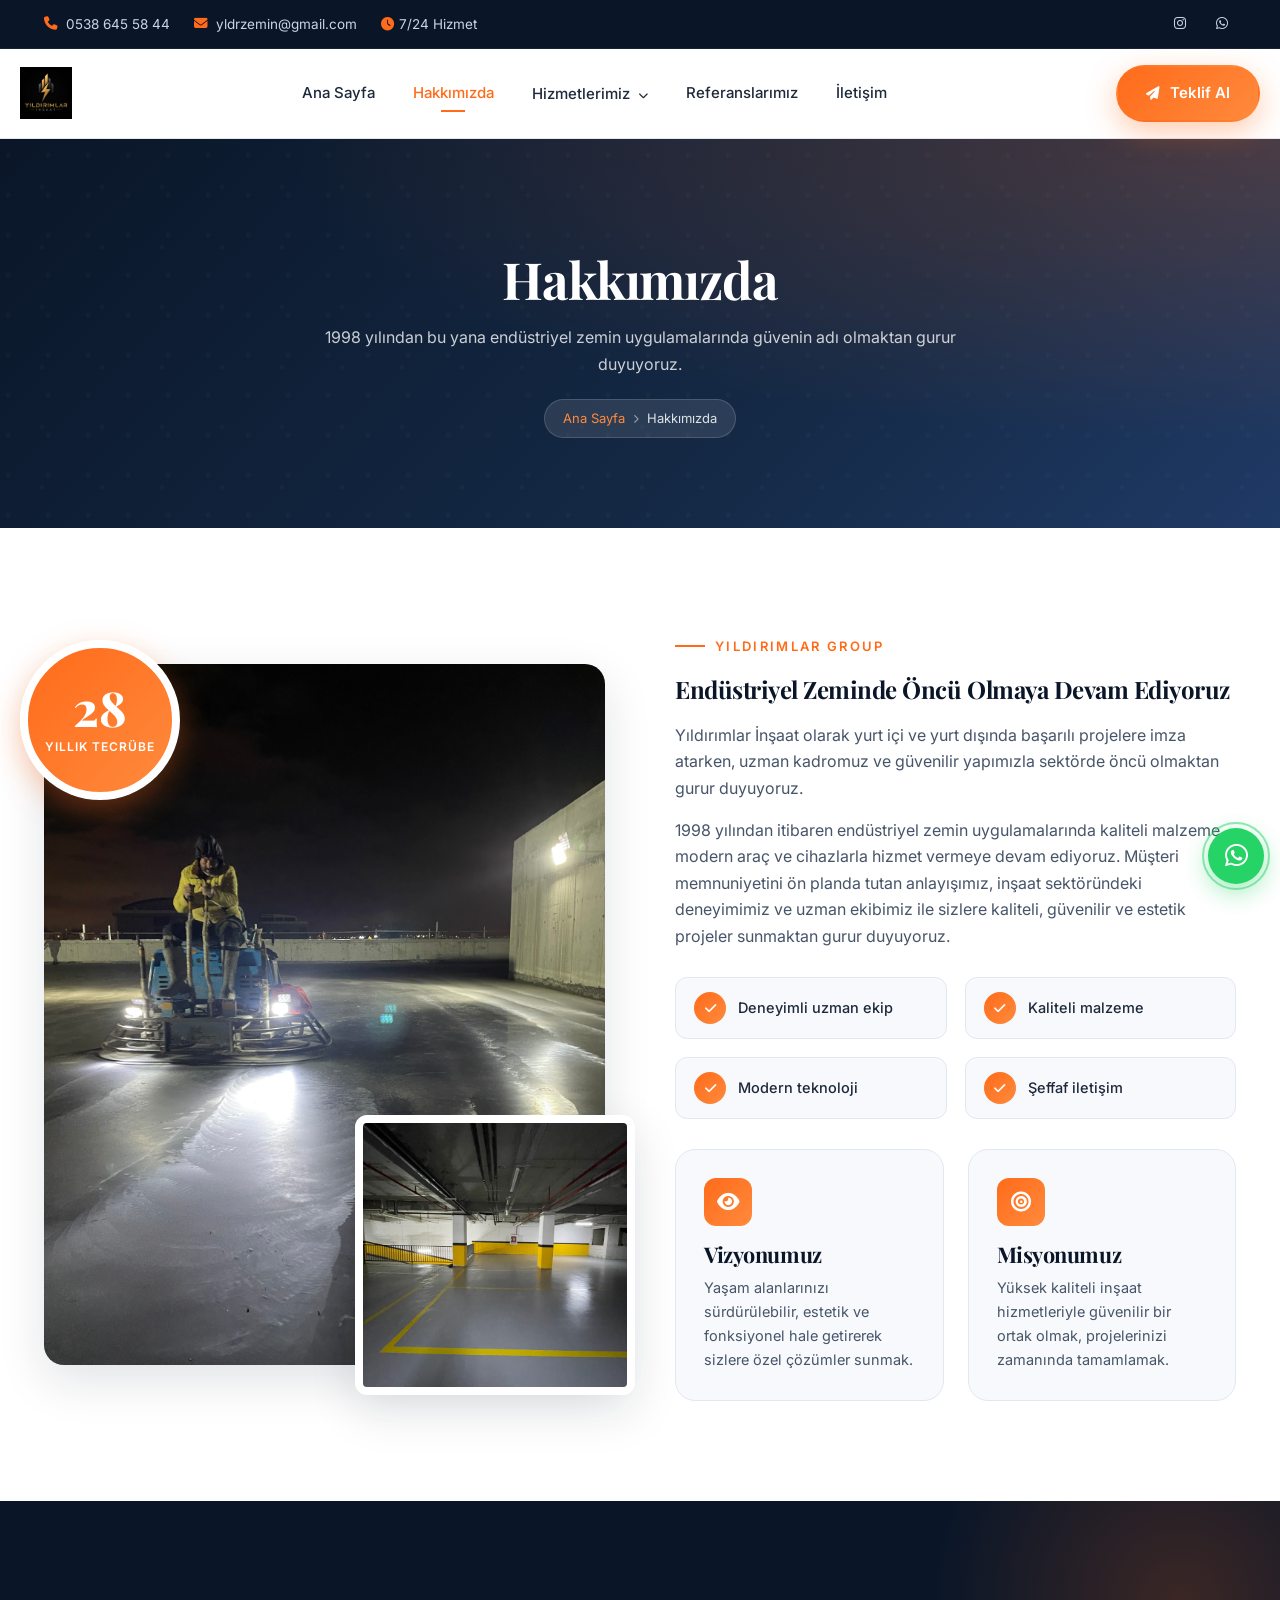
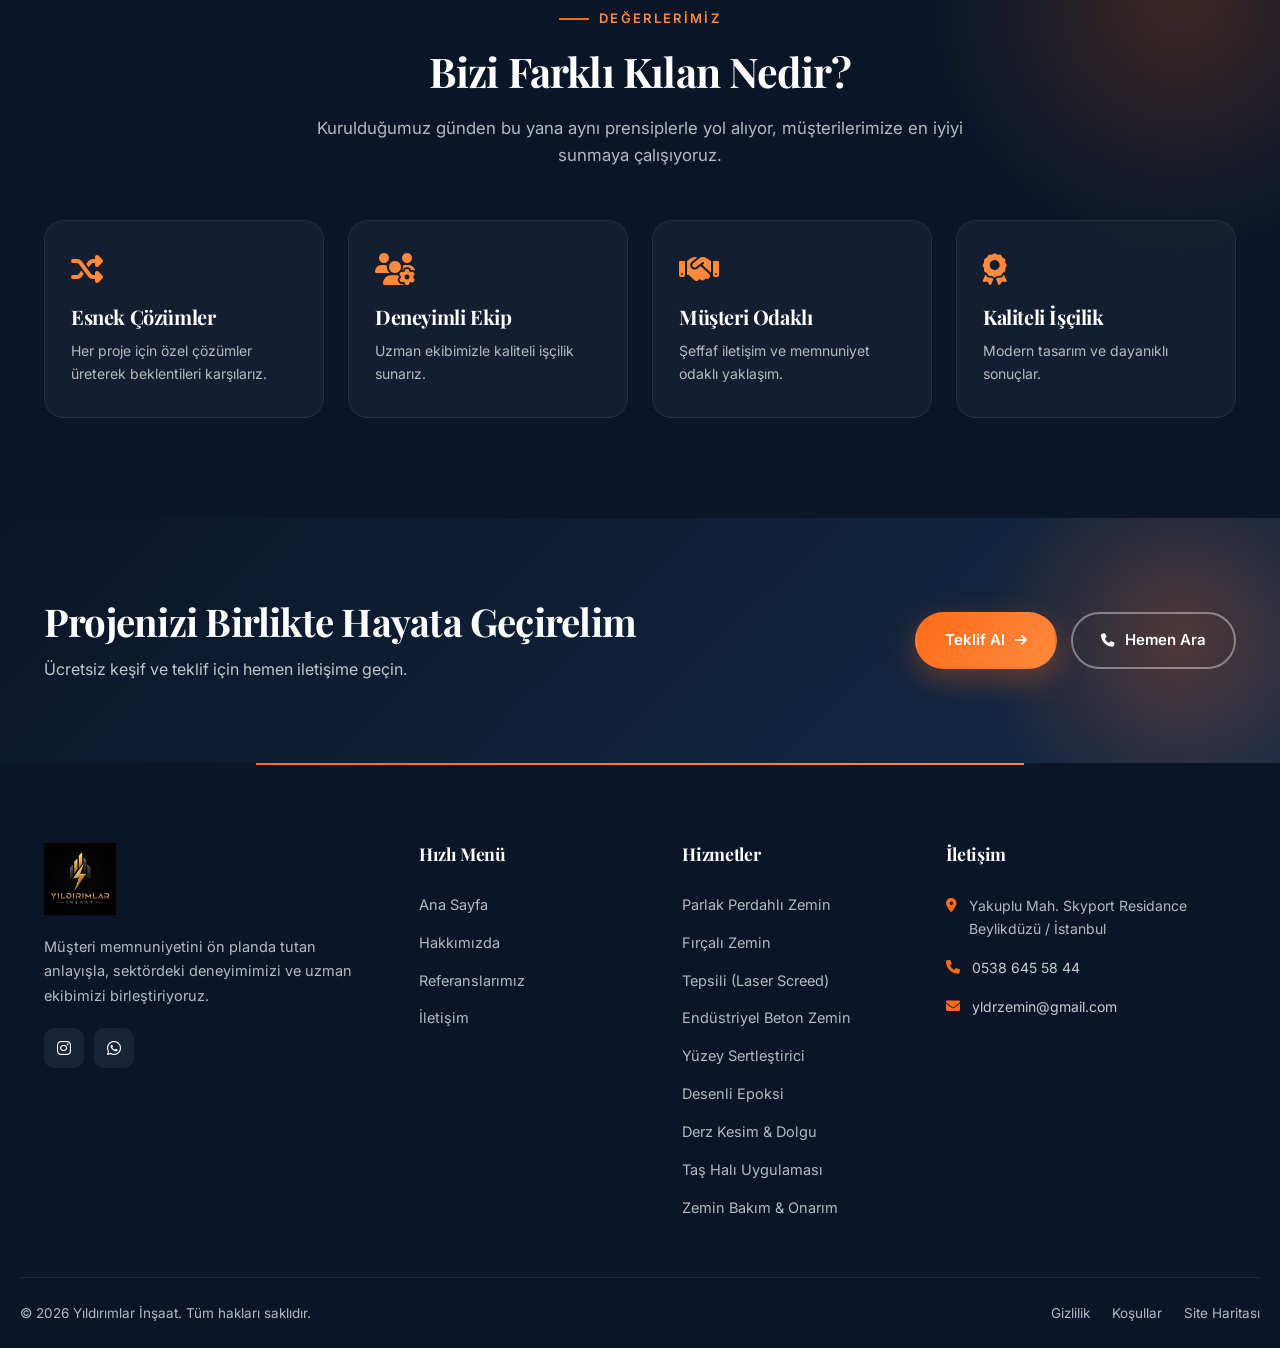
<file: hakkimizda.html>
<!DOCTYPE html>
<html lang="tr">
<head>
  <meta charset="UTF-8" />
  <meta name="viewport" content="width=device-width, initial-scale=1.0, viewport-fit=cover" />
  <title>Hakkımızda — Yıldırımlar İnşaat</title>
  <meta name="description" content="28 yıllık tecrübe ile 1.568.000 m² endüstriyel zemin uyguladık. Osmanlı Arşiv, Hilton, Wyndham, Roketsan gibi prestijli projelerde imzamız var." />
  <meta name="keywords" content="Yıldırımlar İnşaat hakkında, endüstriyel zemin firması, beton zemin uzmanı, parlak perdah, fırçalı zemin, tepsili zemin, taş halı" />
  <meta name="author" content="Yıldırımlar İnşaat" />
  <meta name="robots" content="index, follow" />
  <link rel="canonical" href="https://yldrmlarinsaat.com/hakkimizda.html" />

  <meta property="og:type" content="website" />
  <meta property="og:site_name" content="Yıldırımlar İnşaat" />
  <meta property="og:title" content="Hakkımızda — Yıldırımlar İnşaat" />
  <meta property="og:description" content="28 yıllık tecrübe ile 1.568.000 m² endüstriyel zemin uyguladık." />
  <meta property="og:url" content="https://yldrmlarinsaat.com/hakkimizda.html" />
  <meta property="og:image" content="https://yldrmlarinsaat.com/images/about-1.jpg" />
  <meta property="og:locale" content="tr_TR" />

  <meta name="twitter:card" content="summary_large_image" />
  <meta name="twitter:title" content="Hakkımızda — Yıldırımlar İnşaat" />
  <meta name="twitter:description" content="28 yıllık tecrübe, 1.568.000 m² uygulanan alan, 19+ prestijli proje." />
  <meta name="twitter:image" content="https://yldrmlarinsaat.com/images/about-1.jpg" />
  <meta property="og:image:alt" content="Yıldırımlar İnşaat — hakkımızda" />
  <meta name="twitter:image:alt" content="Yıldırımlar İnşaat — hakkımızda" />
  <link rel="alternate" hreflang="tr" href="https://yldrmlarinsaat.com/hakkimizda.html" />
  <link rel="alternate" hreflang="x-default" href="https://yldrmlarinsaat.com/hakkimizda.html" />

  <meta name="theme-color" content="#FF7A00" />
  <link rel="icon" type="image/png" href="images/logo-yildirim.png?v=2" />

  <link rel="preconnect" href="https://fonts.googleapis.com" />
  <link rel="preconnect" href="https://fonts.gstatic.com" crossorigin />
  <link rel="preconnect" href="https://cdnjs.cloudflare.com" crossorigin />
  <link rel="dns-prefetch" href="//cdnjs.cloudflare.com" />
  <link href="https://fonts.googleapis.com/css2?family=Inter:wght@300;400;500;600;700&family=Playfair+Display:wght@600;700;800&display=swap" rel="stylesheet" />
  <link rel="stylesheet" href="https://cdnjs.cloudflare.com/ajax/libs/font-awesome/6.5.2/css/all.min.css" />
  <link rel="stylesheet" href="css/style.css?v=22" />

  <script type="application/ld+json">
  {
    "@context": "https://schema.org",
    "@graph": [
      {
        "@type": "AboutPage",
        "@id": "https://yldrmlarinsaat.com/hakkimizda.html#about",
        "url": "https://yldrmlarinsaat.com/hakkimizda.html",
        "name": "Hakkımızda — Yıldırımlar İnşaat",
        "description": "28 yıllık tecrübe ile 1.568.000 m² endüstriyel zemin uyguladık. Prestijli projelerde imzamız var.",
        "isPartOf": { "@id": "https://yldrmlarinsaat.com/#website" },
        "about": { "@id": "https://yldrmlarinsaat.com/#organization" },
        "primaryImageOfPage": "https://yldrmlarinsaat.com/images/about-1.jpg",
        "breadcrumb": { "@id": "https://yldrmlarinsaat.com/hakkimizda.html#breadcrumb" },
        "inLanguage": "tr-TR"
      },
      {
        "@type": "BreadcrumbList",
        "@id": "https://yldrmlarinsaat.com/hakkimizda.html#breadcrumb",
        "itemListElement": [
          { "@type": "ListItem", "position": 1, "name": "Ana Sayfa", "item": "https://yldrmlarinsaat.com/" },
          { "@type": "ListItem", "position": 2, "name": "Hakkımızda" }
        ]
      }
    ]
  }
  </script>
</head>
<body>

  <div class="topbar">
    <div class="container topbar-inner">
      <div class="topbar-info">
        <a href="tel:+905386455844"><i class="fa-solid fa-phone"></i> 0538 645 58 44</a>
        <a href="mailto:yldrzemin@gmail.com"><i class="fa-solid fa-envelope"></i> yldrzemin@gmail.com</a>
        <span><i class="fa-solid fa-clock"></i> 7/24 Hizmet</span>
      </div>
      <div class="topbar-social">
        <a href="https://instagram.com/yldrm._.insaat" target="_blank" rel="noopener" aria-label="Instagram"><i class="fa-brands fa-instagram"></i></a>
        <a href="https://wa.me/905386455844" target="_blank" rel="noopener" aria-label="Whatsapp"><i class="fa-brands fa-whatsapp"></i></a>
      </div>
    </div>
  </div>

  <header class="header">
    <div class="container nav">
      <a href="index.html" class="logo" aria-label="Yıldırımlar İnşaat — Ana sayfa">
        <img src="images/logo-yildirim.png?v=2" alt="Yıldırımlar İnşaat" width="120" height="120" class="logo-img" />
      </a>
      <nav class="nav-menu" aria-label="Ana Menü">
        <a href="index.html">Ana Sayfa</a>
        <a href="hakkimizda.html">Hakkımızda</a>
        <div class="has-drop">
          <a href="index.html#hizmetler">Hizmetlerimiz <i class="fa-solid fa-chevron-down" style="font-size:10px;margin-left:4px"></i></a>
          <div class="drop">
            <a href="hizmetler/parlak-perdahli-zemin.html">Parlak Perdahlı Zemin</a>
            <a href="hizmetler/fircali-zemin.html">Fırçalı Zemin</a>
            <a href="hizmetler/tepsili-zemin.html">Tepsili (Laser Screed)</a>
            <a href="hizmetler/endustriyel-beton-zemin.html">Endüstriyel Beton Zemin</a>
            <a href="hizmetler/yuzey-sertlestirici.html">Yüzey Sertleştirici</a>
            <a href="hizmetler/desenli-epoksi.html">Desenli Epoksi</a>
            <a href="hizmetler/derz-kesim-dolgu.html">Derz Kesim &amp; Dolgu</a>
            <a href="hizmetler/tas-hali.html">Taş Halı Uygulaması</a>
            <a href="hizmetler/zemin-bakim-onarim.html">Zemin Bakım &amp; Onarım</a>
          </div>
        </div>
        <a href="referanslar.html">Referanslarımız</a>
        <a href="iletisim.html">İletişim</a>
        <a href="iletisim.html" class="mobile-cta"><i class="fa-solid fa-paper-plane"></i> Teklif Al</a>
      </nav>
      <div class="nav-cta">
        <a href="iletisim.html" class="btn btn-primary"><i class="fa-solid fa-paper-plane"></i> Teklif Al</a>
        <button class="nav-toggle" aria-label="Menü"><i class="fa-solid fa-bars"></i></button>
      </div>
    </div>
  </header>

  <section class="page-header">
    <div class="container page-header-inner">
      <h1>Hakkımızda</h1>
      <p>1998 yılından bu yana endüstriyel zemin uygulamalarında güvenin adı olmaktan gurur duyuyoruz.</p>
      <div class="breadcrumb">
        <a href="index.html">Ana Sayfa</a>
        <i class="fa-solid fa-chevron-right"></i>
        <span>Hakkımızda</span>
      </div>
    </div>
  </section>

  <section class="section">
    <div class="container">
      <div class="about-grid">
        <div class="about-visual reveal">
          <div class="exp-badge">
            <div class="num">28</div>
            <div class="txt">Yıllık Tecrübe</div>
          </div>
          <div class="main-img">
            <img src="images/about-1.jpg" alt="Yıldırımlar İnşaat" onerror="this.style.display='none'" />
          </div>
          <div class="sub-img">
            <img src="images/about-2.jpg" alt="Ekibimiz" onerror="this.style.display='none'" />
          </div>
        </div>
        <div class="about-content reveal reveal-delay-2">
          <span class="eyebrow">Yıldırımlar Group</span>
          <h2>Endüstriyel Zeminde Öncü Olmaya Devam Ediyoruz</h2>
          <p>Yıldırımlar İnşaat olarak yurt içi ve yurt dışında başarılı projelere imza atarken, uzman kadromuz ve güvenilir yapımızla sektörde öncü olmaktan gurur duyuyoruz.</p>
          <p>1998 yılından itibaren endüstriyel zemin uygulamalarında kaliteli malzeme, modern araç ve cihazlarla hizmet vermeye devam ediyoruz. Müşteri memnuniyetini ön planda tutan anlayışımız, inşaat sektöründeki deneyimimiz ve uzman ekibimiz ile sizlere kaliteli, güvenilir ve estetik projeler sunmaktan gurur duyuyoruz.</p>

          <div class="about-features">
            <div class="about-feature"><i class="fa-solid fa-check"></i><span>Deneyimli uzman ekip</span></div>
            <div class="about-feature"><i class="fa-solid fa-check"></i><span>Kaliteli malzeme</span></div>
            <div class="about-feature"><i class="fa-solid fa-check"></i><span>Modern teknoloji</span></div>
            <div class="about-feature"><i class="fa-solid fa-check"></i><span>Şeffaf iletişim</span></div>
          </div>

          <div class="vm-grid">
            <div class="vm-card">
              <i class="fa-solid fa-eye"></i>
              <h4>Vizyonumuz</h4>
              <p>Yaşam alanlarınızı sürdürülebilir, estetik ve fonksiyonel hale getirerek sizlere özel çözümler sunmak.</p>
            </div>
            <div class="vm-card">
              <i class="fa-solid fa-bullseye"></i>
              <h4>Misyonumuz</h4>
              <p>Yüksek kaliteli inşaat hizmetleriyle güvenilir bir ortak olmak, projelerinizi zamanında tamamlamak.</p>
            </div>
          </div>
        </div>
      </div>
    </div>
  </section>

  <section class="section why-bg">
    <div class="container">
      <div class="text-center reveal">
        <span class="eyebrow">Değerlerimiz</span>
        <h2 class="section-title">Bizi Farklı Kılan Nedir?</h2>
        <p class="section-subtitle">Kurulduğumuz günden bu yana aynı prensiplerle yol alıyor, müşterilerimize en iyiyi sunmaya çalışıyoruz.</p>
      </div>
      <div class="why-grid">
        <div class="why-card reveal"><i class="fa-solid fa-shuffle"></i><h4>Esnek Çözümler</h4><p>Her proje için özel çözümler üreterek beklentileri karşılarız.</p></div>
        <div class="why-card reveal reveal-delay-1"><i class="fa-solid fa-users-gear"></i><h4>Deneyimli Ekip</h4><p>Uzman ekibimizle kaliteli işçilik sunarız.</p></div>
        <div class="why-card reveal reveal-delay-2"><i class="fa-solid fa-handshake"></i><h4>Müşteri Odaklı</h4><p>Şeffaf iletişim ve memnuniyet odaklı yaklaşım.</p></div>
        <div class="why-card reveal reveal-delay-3"><i class="fa-solid fa-award"></i><h4>Kaliteli İşçilik</h4><p>Modern tasarım ve dayanıklı sonuçlar.</p></div>
      </div>
    </div>
  </section>

  <section class="cta-banner">
    <div class="container cta-inner reveal">
      <div>
        <h2>Projenizi Birlikte Hayata Geçirelim</h2>
        <p>Ücretsiz keşif ve teklif için hemen iletişime geçin.</p>
      </div>
      <div class="cta-actions">
        <a href="iletisim.html" class="btn btn-primary">Teklif Al <i class="fa-solid fa-arrow-right"></i></a>
        <a href="tel:+905386455844" class="btn btn-outline"><i class="fa-solid fa-phone"></i> Hemen Ara</a>
      </div>
    </div>
  </section>

  <footer class="footer">
    <div class="container footer-grid">
      <div class="footer-about">
        <a href="index.html" class="logo" aria-label="Yıldırımlar İnşaat — Ana sayfa">
          <img src="images/logo-yildirim.png?v=2" alt="Yıldırımlar İnşaat" width="120" height="120" class="logo-img" />
        </a>
        <p>Müşteri memnuniyetini ön planda tutan anlayışla, sektördeki deneyimimizi ve uzman ekibimizi birleştiriyoruz.</p>
        <div class="footer-social">
          <a href="https://instagram.com/yldrm._.insaat" target="_blank" rel="noopener" aria-label="Instagram"><i class="fa-brands fa-instagram"></i></a>
          <a href="https://wa.me/905386455844" target="_blank" rel="noopener" aria-label="Whatsapp"><i class="fa-brands fa-whatsapp"></i></a>
        </div>
      </div>
      <div class="footer-col">
        <h5>Hızlı Menü</h5>
        <div class="footer-links">
          <a href="index.html">Ana Sayfa</a>
          <a href="hakkimizda.html">Hakkımızda</a>
          <a href="referanslar.html">Referanslarımız</a>
          <a href="iletisim.html">İletişim</a>
        </div>
      </div>
      <div class="footer-col">
        <h5>Hizmetler</h5>
        <div class="footer-links">
          <a href="hizmetler/parlak-perdahli-zemin.html">Parlak Perdahlı Zemin</a>
          <a href="hizmetler/fircali-zemin.html">Fırçalı Zemin</a>
          <a href="hizmetler/tepsili-zemin.html">Tepsili (Laser Screed)</a>
          <a href="hizmetler/endustriyel-beton-zemin.html">Endüstriyel Beton Zemin</a>
          <a href="hizmetler/yuzey-sertlestirici.html">Yüzey Sertleştirici</a>
          <a href="hizmetler/desenli-epoksi.html">Desenli Epoksi</a>
          <a href="hizmetler/derz-kesim-dolgu.html">Derz Kesim &amp; Dolgu</a>
          <a href="hizmetler/tas-hali.html">Taş Halı Uygulaması</a>
          <a href="hizmetler/zemin-bakim-onarim.html">Zemin Bakım &amp; Onarım</a>
        </div>
      </div>
      <div class="footer-col">
        <h5>İletişim</h5>
        <ul class="footer-contact">
          <li><i class="fa-solid fa-location-dot"></i><span>Yakuplu Mah. Skyport Residance<br>Beylikdüzü / İstanbul</span></li>
          <li><i class="fa-solid fa-phone"></i><a href="tel:+905386455844">0538 645 58 44</a></li>
          <li><i class="fa-solid fa-envelope"></i><a href="mailto:yldrzemin@gmail.com">yldrzemin@gmail.com</a></li>
        </ul>
      </div>
    </div>
    <div class="container footer-bottom">
      <span>© <span data-year>2026</span> Yıldırımlar İnşaat. Tüm hakları saklıdır.</span>
      <div class="footer-bottom-links">
        <a href="#">Gizlilik</a><a href="#">Koşullar</a><a href="#">Site Haritası</a>
      </div>
    </div>
  </footer>

  <a href="https://wa.me/905386455844" class="float-whatsapp" target="_blank" aria-label="WhatsApp">
    <i class="fa-brands fa-whatsapp"></i>
  </a>

  <script src="js/main.js?v=6"></script>
</body>
</html>
</file>
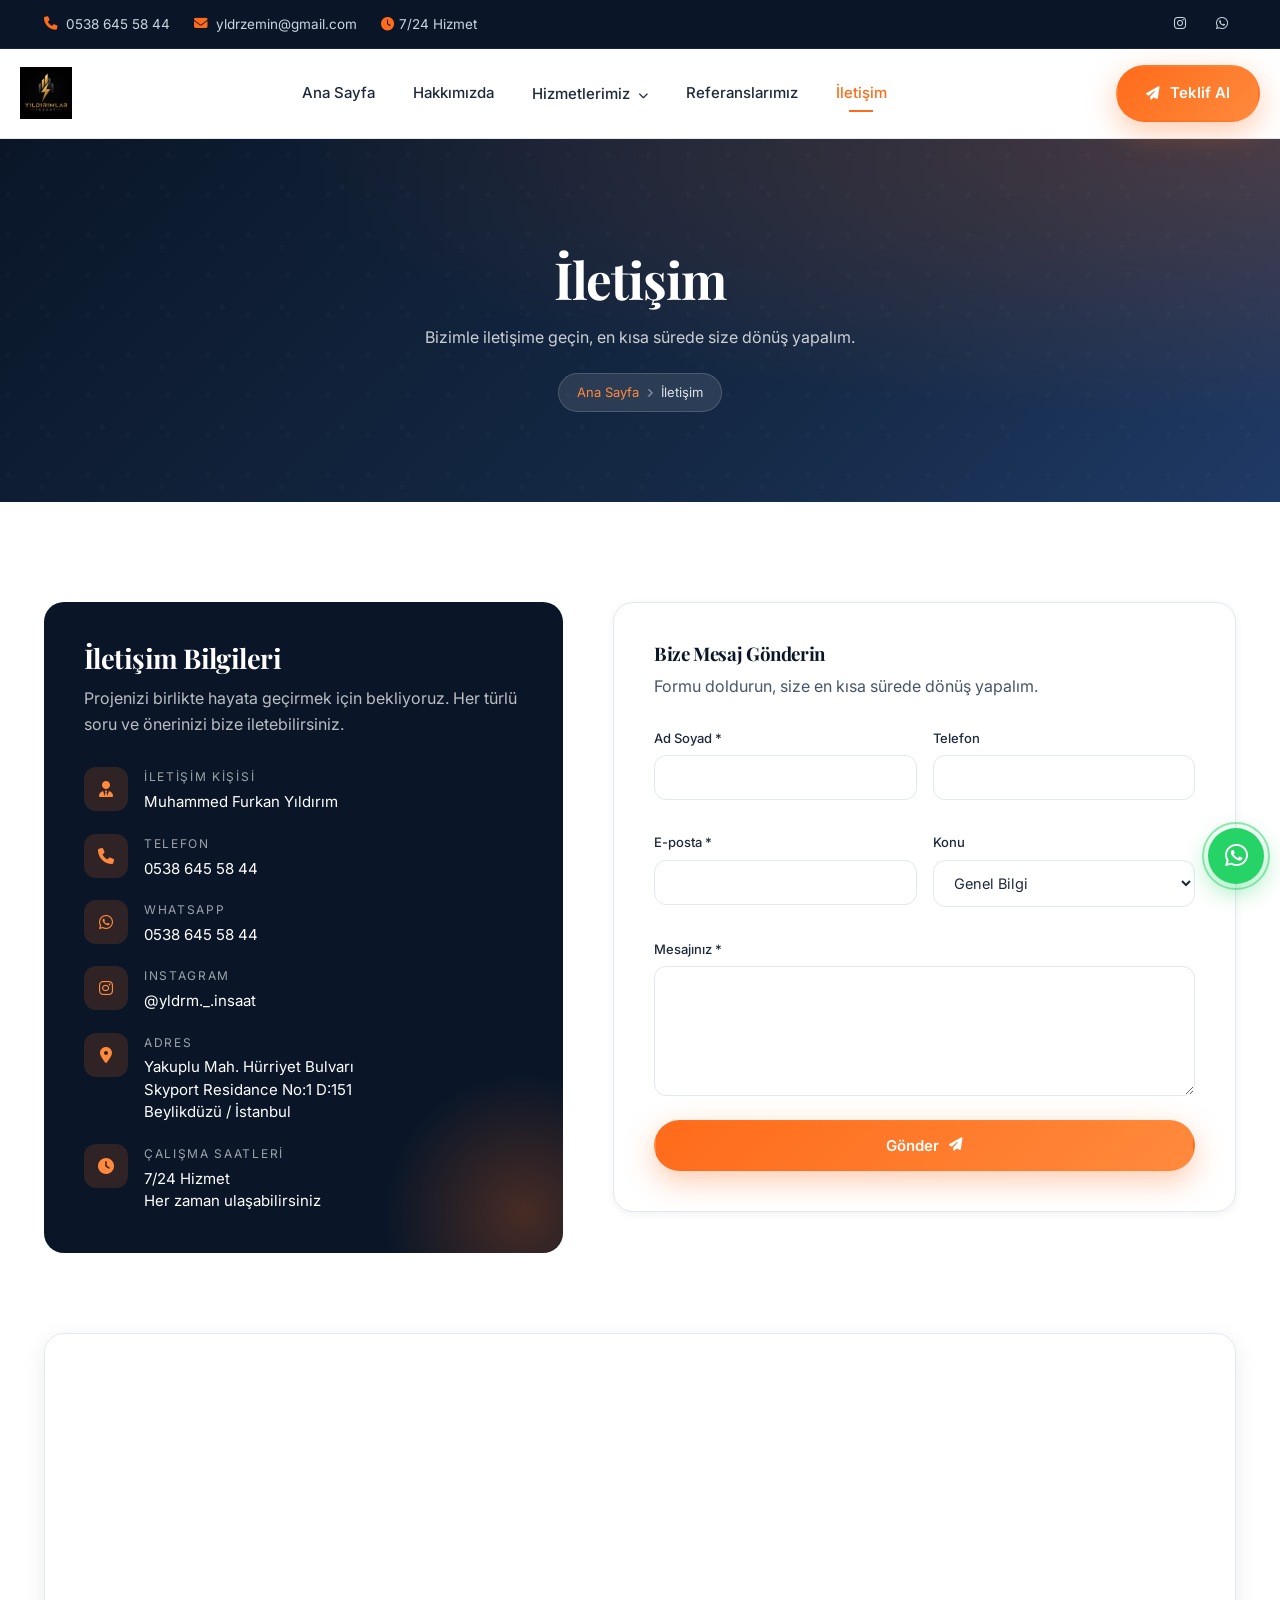
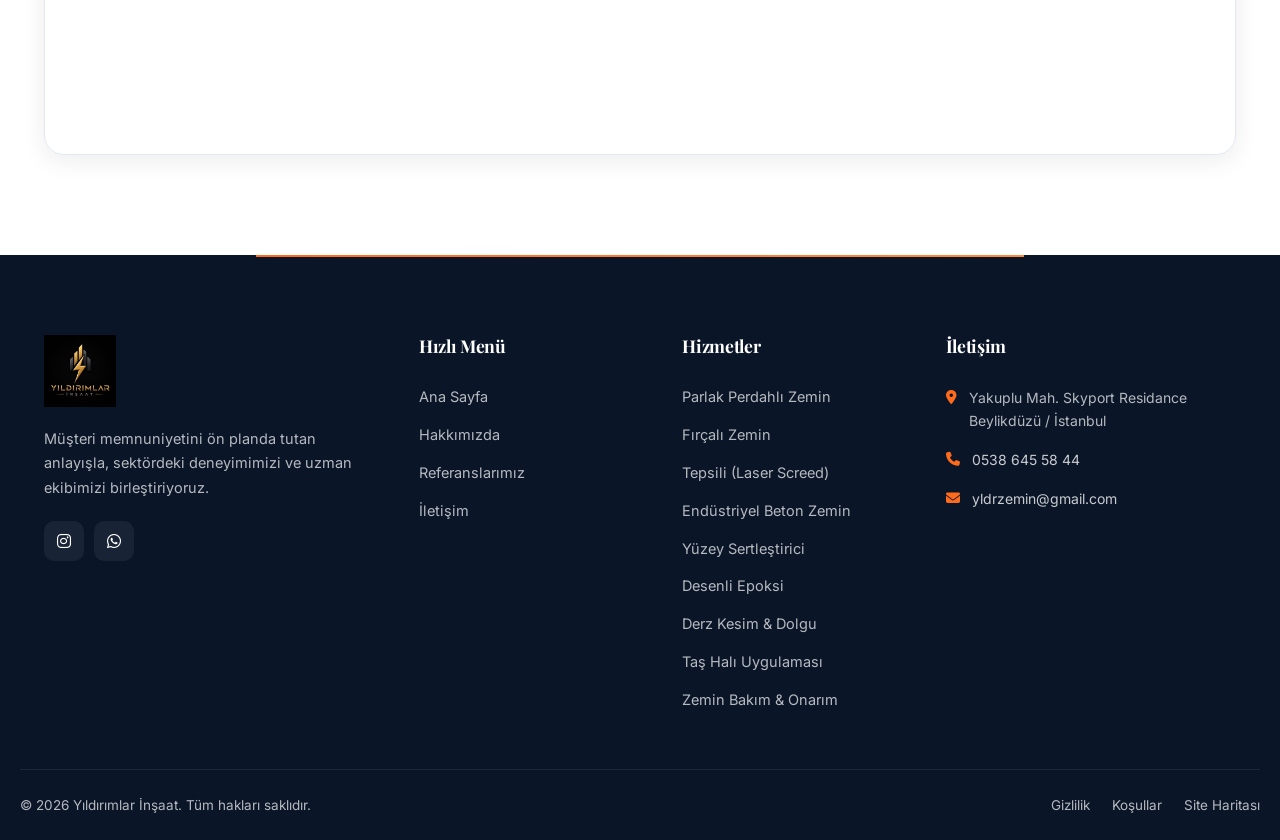
<file: iletisim.html>
<!DOCTYPE html>
<html lang="tr">
<head>
  <meta charset="UTF-8" />
  <meta name="viewport" content="width=device-width, initial-scale=1.0, viewport-fit=cover" />
  <title>İletişim — Yıldırımlar İnşaat | Teklif Alın</title>
  <meta name="description" content="Endüstriyel zemin projeleriniz için hemen teklif alın. Tel: 0538 645 58 44 | Beylikdüzü / İstanbul | 7/24 hizmet." />
  <meta name="keywords" content="Yıldırımlar İnşaat iletişim, endüstriyel zemin teklif, Beylikdüzü inşaat firması, Muhammed Furkan Yıldırım, taş halı teklif" />
  <meta name="author" content="Yıldırımlar İnşaat" />
  <meta name="robots" content="index, follow" />
  <link rel="canonical" href="https://yldrmlarinsaat.com/iletisim.html" />

  <meta property="og:type" content="website" />
  <meta property="og:site_name" content="Yıldırımlar İnşaat" />
  <meta property="og:title" content="İletişim — Yıldırımlar İnşaat" />
  <meta property="og:description" content="Endüstriyel zemin projeleriniz için hemen teklif alın. 0538 645 58 44 — 7/24 hizmet." />
  <meta property="og:url" content="https://yldrmlarinsaat.com/iletisim.html" />
  <meta property="og:image" content="https://yldrmlarinsaat.com/images/hero-1.jpg" />
  <meta property="og:locale" content="tr_TR" />

  <meta name="twitter:card" content="summary_large_image" />
  <meta name="twitter:title" content="İletişim — Yıldırımlar İnşaat" />
  <meta name="twitter:description" content="Endüstriyel zemin projeleriniz için hemen teklif alın." />
  <meta name="twitter:image" content="https://yldrmlarinsaat.com/images/hero-1.jpg" />
  <meta property="og:image:alt" content="Yıldırımlar İnşaat — iletişim ve teklif" />
  <meta name="twitter:image:alt" content="Yıldırımlar İnşaat — iletişim ve teklif" />
  <link rel="alternate" hreflang="tr" href="https://yldrmlarinsaat.com/iletisim.html" />
  <link rel="alternate" hreflang="x-default" href="https://yldrmlarinsaat.com/iletisim.html" />

  <meta name="geo.region" content="TR-34" />
  <meta name="geo.placename" content="Beylikdüzü, İstanbul" />
  <meta name="geo.position" content="41.001970;28.640510" />
  <meta name="ICBM" content="41.001970, 28.640510" />

  <meta name="theme-color" content="#FF7A00" />
  <link rel="icon" type="image/png" href="images/logo-yildirim.png?v=2" />

  <link rel="preconnect" href="https://fonts.googleapis.com" />
  <link rel="preconnect" href="https://fonts.gstatic.com" crossorigin />
  <link rel="preconnect" href="https://cdnjs.cloudflare.com" crossorigin />
  <link rel="dns-prefetch" href="//cdnjs.cloudflare.com" />
  <link href="https://fonts.googleapis.com/css2?family=Inter:wght@300;400;500;600;700&family=Playfair+Display:wght@600;700;800&display=swap" rel="stylesheet" />
  <link rel="stylesheet" href="https://cdnjs.cloudflare.com/ajax/libs/font-awesome/6.5.2/css/all.min.css" />
  <link rel="stylesheet" href="css/style.css?v=22" />

  <script type="application/ld+json">
  {
    "@context": "https://schema.org",
    "@graph": [
      {
        "@type": "ContactPage",
        "@id": "https://yldrmlarinsaat.com/iletisim.html#contactpage",
        "url": "https://yldrmlarinsaat.com/iletisim.html",
        "name": "İletişim — Yıldırımlar İnşaat",
        "description": "Endüstriyel zemin projeleriniz için teklif ve iletişim. 0538 645 58 44, yldrzemin@gmail.com, Beylikdüzü / İstanbul.",
        "isPartOf": { "@id": "https://yldrmlarinsaat.com/#website" },
        "about": { "@id": "https://yldrmlarinsaat.com/#organization" },
        "breadcrumb": { "@id": "https://yldrmlarinsaat.com/iletisim.html#breadcrumb" },
        "inLanguage": "tr-TR"
      },
      {
        "@type": "BreadcrumbList",
        "@id": "https://yldrmlarinsaat.com/iletisim.html#breadcrumb",
        "itemListElement": [
          { "@type": "ListItem", "position": 1, "name": "Ana Sayfa", "item": "https://yldrmlarinsaat.com/" },
          { "@type": "ListItem", "position": 2, "name": "İletişim" }
        ]
      },
      {
        "@type": ["LocalBusiness", "GeneralContractor"],
        "@id": "https://yldrmlarinsaat.com/iletisim.html#localbusiness",
        "name": "Yıldırımlar İnşaat",
        "alternateName": "Yıldırımlar Group",
        "description": "Endüstriyel zemin uygulamaları (parlak perdah, fırçalı, tepsili/laser screed), taş halı, epoksi ve bakım-onarım hizmetleri. 28 yıllık tecrübe, 1.568.000 m²+ uygulama.",
        "image": "https://yldrmlarinsaat.com/images/logo-yildirim.png?v=2",
        "logo": "https://yldrmlarinsaat.com/images/logo-yildirim.png?v=2",
        "url": "https://yldrmlarinsaat.com/",
        "telephone": "+90-538-645-58-44",
        "email": "yldrzemin@gmail.com",
        "foundingDate": "1998",
        "address": {
          "@type": "PostalAddress",
          "streetAddress": "Yakuplu Mah. Hürriyet Bulvarı, Skyport Residance No:1 İç Kapı No:151",
          "addressLocality": "Beylikdüzü",
          "addressRegion": "İstanbul",
          "postalCode": "34524",
          "addressCountry": "TR"
        },
        "geo": {
          "@type": "GeoCoordinates",
          "latitude": 41.001970,
          "longitude": 28.640510
        },
        "hasMap": "https://www.google.com/maps/search/?api=1&query=Yakuplu+Hürriyet+Bulvarı+Skyport+Residance+Beylikdüzü",
        "openingHoursSpecification": {
          "@type": "OpeningHoursSpecification",
          "dayOfWeek": ["Monday", "Tuesday", "Wednesday", "Thursday", "Friday", "Saturday", "Sunday"],
          "opens": "00:00",
          "closes": "23:59"
        },
        "priceRange": "$$",
        "areaServed": [
          { "@type": "Country", "name": "Türkiye" },
          { "@type": "AdministrativeArea", "name": "İstanbul" },
          { "@type": "AdministrativeArea", "name": "Marmara Bölgesi" }
        ],
        "sameAs": ["https://www.instagram.com/yldrm._.insaat/"],
        "contactPoint": [{
          "@type": "ContactPoint",
          "telephone": "+90-538-645-58-44",
          "email": "yldrzemin@gmail.com",
          "contactType": "customer service",
          "availableLanguage": ["Turkish", "tr"],
          "areaServed": "TR"
        }],
        "hasOfferCatalog": {
          "@type": "OfferCatalog",
          "name": "Endüstriyel Zemin Hizmetleri",
          "itemListElement": [
            { "@type": "Offer", "itemOffered": { "@type": "Service", "name": "Parlak Perdahlı Zemin", "url": "https://yldrmlarinsaat.com/hizmetler/parlak-perdahli-zemin.html" } },
            { "@type": "Offer", "itemOffered": { "@type": "Service", "name": "Fırçalı Zemin Uygulaması", "url": "https://yldrmlarinsaat.com/hizmetler/fircali-zemin.html" } },
            { "@type": "Offer", "itemOffered": { "@type": "Service", "name": "Tepsili (Laser Screed) Zemin", "url": "https://yldrmlarinsaat.com/hizmetler/tepsili-zemin.html" } },
            { "@type": "Offer", "itemOffered": { "@type": "Service", "name": "Endüstriyel Beton Zemin", "url": "https://yldrmlarinsaat.com/hizmetler/endustriyel-beton-zemin.html" } },
            { "@type": "Offer", "itemOffered": { "@type": "Service", "name": "Yüzey Sertleştirici", "url": "https://yldrmlarinsaat.com/hizmetler/yuzey-sertlestirici.html" } },
            { "@type": "Offer", "itemOffered": { "@type": "Service", "name": "Desenli Epoksi", "url": "https://yldrmlarinsaat.com/hizmetler/desenli-epoksi.html" } },
            { "@type": "Offer", "itemOffered": { "@type": "Service", "name": "Derz Kesim ve Dolgu", "url": "https://yldrmlarinsaat.com/hizmetler/derz-kesim-dolgu.html" } },
            { "@type": "Offer", "itemOffered": { "@type": "Service", "name": "Taş Halı Uygulaması", "url": "https://yldrmlarinsaat.com/hizmetler/tas-hali.html" } },
            { "@type": "Offer", "itemOffered": { "@type": "Service", "name": "Zemin Bakım ve Onarım", "url": "https://yldrmlarinsaat.com/hizmetler/zemin-bakim-onarim.html" } }
          ]
        }
      }
    ]
  }
  </script>
</head>
<body>

  <div class="topbar">
    <div class="container topbar-inner">
      <div class="topbar-info">
        <a href="tel:+905386455844"><i class="fa-solid fa-phone"></i> 0538 645 58 44</a>
        <a href="mailto:yldrzemin@gmail.com"><i class="fa-solid fa-envelope"></i> yldrzemin@gmail.com</a>
        <span><i class="fa-solid fa-clock"></i> 7/24 Hizmet</span>
      </div>
      <div class="topbar-social">
        <a href="https://instagram.com/yldrm._.insaat" target="_blank" rel="noopener" aria-label="Instagram"><i class="fa-brands fa-instagram"></i></a>
        <a href="https://wa.me/905386455844" target="_blank" rel="noopener" aria-label="Whatsapp"><i class="fa-brands fa-whatsapp"></i></a>
      </div>
    </div>
  </div>

  <header class="header">
    <div class="container nav">
      <a href="index.html" class="logo" aria-label="Yıldırımlar İnşaat — Ana sayfa">
        <img src="images/logo-yildirim.png?v=2" alt="Yıldırımlar İnşaat" width="120" height="120" class="logo-img" />
      </a>
      <nav class="nav-menu">
        <a href="index.html">Ana Sayfa</a>
        <a href="hakkimizda.html">Hakkımızda</a>
        <div class="has-drop">
          <a href="index.html#hizmetler">Hizmetlerimiz <i class="fa-solid fa-chevron-down" style="font-size:10px;margin-left:4px"></i></a>
          <div class="drop">
            <a href="hizmetler/parlak-perdahli-zemin.html">Parlak Perdahlı Zemin</a>
            <a href="hizmetler/fircali-zemin.html">Fırçalı Zemin</a>
            <a href="hizmetler/tepsili-zemin.html">Tepsili (Laser Screed)</a>
            <a href="hizmetler/endustriyel-beton-zemin.html">Endüstriyel Beton Zemin</a>
            <a href="hizmetler/yuzey-sertlestirici.html">Yüzey Sertleştirici</a>
            <a href="hizmetler/desenli-epoksi.html">Desenli Epoksi</a>
            <a href="hizmetler/derz-kesim-dolgu.html">Derz Kesim &amp; Dolgu</a>
            <a href="hizmetler/tas-hali.html">Taş Halı Uygulaması</a>
            <a href="hizmetler/zemin-bakim-onarim.html">Zemin Bakım &amp; Onarım</a>
          </div>
        </div>
        <a href="referanslar.html">Referanslarımız</a>
        <a href="iletisim.html">İletişim</a>
        <a href="iletisim.html" class="mobile-cta"><i class="fa-solid fa-paper-plane"></i> Teklif Al</a>
      </nav>
      <div class="nav-cta">
        <a href="iletisim.html" class="btn btn-primary"><i class="fa-solid fa-paper-plane"></i> Teklif Al</a>
        <button class="nav-toggle"><i class="fa-solid fa-bars"></i></button>
      </div>
    </div>
  </header>

  <section class="page-header">
    <div class="container page-header-inner">
      <h1>İletişim</h1>
      <p>Bizimle iletişime geçin, en kısa sürede size dönüş yapalım.</p>
      <div class="breadcrumb">
        <a href="index.html">Ana Sayfa</a>
        <i class="fa-solid fa-chevron-right"></i>
        <span>İletişim</span>
      </div>
    </div>
  </section>

  <section class="section">
    <div class="container">
      <div class="contact-grid">
        <div class="contact-info-card reveal">
          <h3>İletişim Bilgileri</h3>
          <p>Projenizi birlikte hayata geçirmek için bekliyoruz. Her türlü soru ve önerinizi bize iletebilirsiniz.</p>
          <div class="contact-info-list">
            <div class="contact-info-item">
              <i class="fa-solid fa-user-tie"></i>
              <div>
                <div class="label">İletişim Kişisi</div>
                <div class="value">Muhammed Furkan Yıldırım</div>
              </div>
            </div>
            <div class="contact-info-item">
              <i class="fa-solid fa-phone"></i>
              <div>
                <div class="label">Telefon</div>
                <div class="value"><a href="tel:+905386455844">0538 645 58 44</a></div>
              </div>
            </div>
            <div class="contact-info-item">
              <i class="fa-brands fa-whatsapp"></i>
              <div>
                <div class="label">WhatsApp</div>
                <div class="value"><a href="https://wa.me/905386455844" target="_blank" rel="noopener">0538 645 58 44</a></div>
              </div>
            </div>
            <div class="contact-info-item">
              <i class="fa-brands fa-instagram"></i>
              <div>
                <div class="label">Instagram</div>
                <div class="value"><a href="https://instagram.com/yldrm._.insaat" target="_blank" rel="noopener">@yldrm._.insaat</a></div>
              </div>
            </div>
            <div class="contact-info-item">
              <i class="fa-solid fa-location-dot"></i>
              <div>
                <div class="label">Adres</div>
                <div class="value">Yakuplu Mah. Hürriyet Bulvarı<br>Skyport Residance No:1 D:151<br>Beylikdüzü / İstanbul</div>
              </div>
            </div>
            <div class="contact-info-item">
              <i class="fa-solid fa-clock"></i>
              <div>
                <div class="label">Çalışma Saatleri</div>
                <div class="value">7/24 Hizmet<br>Her zaman ulaşabilirsiniz</div>
              </div>
            </div>
          </div>
        </div>

        <form class="contact-form reveal reveal-delay-1" id="contactForm"
              action="https://formsubmit.co/ajax/yldrzemin@gmail.com"
              method="POST">
          <input type="hidden" name="_subject" value="Yıldırımlar İnşaat - Yeni İletişim Formu" />
          <input type="hidden" name="_template" value="table" />
          <input type="hidden" name="_captcha" value="false" />
          <input type="text" name="_honey" style="display:none" tabindex="-1" autocomplete="off" />

          <h3>Bize Mesaj Gönderin</h3>
          <p>Formu doldurun, size en kısa sürede dönüş yapalım.</p>
          <div class="form-row">
            <div class="form-group">
              <label for="name">Ad Soyad *</label>
              <input type="text" id="name" name="name" required />
            </div>
            <div class="form-group">
              <label for="phone">Telefon</label>
              <input type="tel" id="phone" name="phone" />
            </div>
          </div>
          <div class="form-row">
            <div class="form-group">
              <label for="email">E-posta *</label>
              <input type="email" id="email" name="email" required />
            </div>
            <div class="form-group">
              <label for="subject">Konu</label>
              <select id="subject" name="subject">
                <option>Genel Bilgi</option>
                <option>Teklif Talebi</option>
                <option>Parlak Perdahlı Zemin</option>
                <option>Fırçalı Zemin</option>
                <option>Tepsili Zemin</option>
                <option>Endüstriyel Zemin</option>
                <option>Taş Halı Uygulaması</option>
                <option>Zemin Bakım &amp; Onarım</option>
                <option>Diğer</option>
              </select>
            </div>
          </div>
          <div class="form-group">
            <label for="message">Mesajınız *</label>
            <textarea id="message" name="message" required></textarea>
          </div>
          <button type="submit" class="btn btn-primary" style="width:100%">Gönder <i class="fa-solid fa-paper-plane"></i></button>
          <div class="form-msg"></div>
        </form>
      </div>

      <div class="map-wrap reveal">
        <iframe src="https://maps.google.com/maps?q=Skyport+Residance+Yakuplu+Beylik%C3%BCz%C3%BC+%C4%B0stanbul&t=&z=16&ie=UTF8&iwloc=&output=embed" allowfullscreen="" loading="lazy" referrerpolicy="no-referrer-when-downgrade" title="Yıldırımlar İnşaat Konum"></iframe>
      </div>
    </div>
  </section>

  <footer class="footer">
    <div class="container footer-grid">
      <div class="footer-about">
        <a href="index.html" class="logo" aria-label="Yıldırımlar İnşaat — Ana sayfa">
          <img src="images/logo-yildirim.png?v=2" alt="Yıldırımlar İnşaat" width="120" height="120" class="logo-img" />
        </a>
        <p>Müşteri memnuniyetini ön planda tutan anlayışla, sektördeki deneyimimizi ve uzman ekibimizi birleştiriyoruz.</p>
        <div class="footer-social">
          <a href="https://instagram.com/yldrm._.insaat" target="_blank" rel="noopener" aria-label="Instagram"><i class="fa-brands fa-instagram"></i></a>
          <a href="https://wa.me/905386455844" target="_blank" rel="noopener" aria-label="Whatsapp"><i class="fa-brands fa-whatsapp"></i></a>
        </div>
      </div>
      <div class="footer-col">
        <h5>Hızlı Menü</h5>
        <div class="footer-links">
          <a href="index.html">Ana Sayfa</a>
          <a href="hakkimizda.html">Hakkımızda</a>
          <a href="referanslar.html">Referanslarımız</a>
          <a href="iletisim.html">İletişim</a>
        </div>
      </div>
      <div class="footer-col">
        <h5>Hizmetler</h5>
        <div class="footer-links">
          <a href="hizmetler/parlak-perdahli-zemin.html">Parlak Perdahlı Zemin</a>
          <a href="hizmetler/fircali-zemin.html">Fırçalı Zemin</a>
          <a href="hizmetler/tepsili-zemin.html">Tepsili (Laser Screed)</a>
          <a href="hizmetler/endustriyel-beton-zemin.html">Endüstriyel Beton Zemin</a>
          <a href="hizmetler/yuzey-sertlestirici.html">Yüzey Sertleştirici</a>
          <a href="hizmetler/desenli-epoksi.html">Desenli Epoksi</a>
          <a href="hizmetler/derz-kesim-dolgu.html">Derz Kesim &amp; Dolgu</a>
          <a href="hizmetler/tas-hali.html">Taş Halı Uygulaması</a>
          <a href="hizmetler/zemin-bakim-onarim.html">Zemin Bakım &amp; Onarım</a>
        </div>
      </div>
      <div class="footer-col">
        <h5>İletişim</h5>
        <ul class="footer-contact">
          <li><i class="fa-solid fa-location-dot"></i><span>Yakuplu Mah. Skyport Residance<br>Beylikdüzü / İstanbul</span></li>
          <li><i class="fa-solid fa-phone"></i><a href="tel:+905386455844">0538 645 58 44</a></li>
          <li><i class="fa-solid fa-envelope"></i><a href="mailto:yldrzemin@gmail.com">yldrzemin@gmail.com</a></li>
        </ul>
      </div>
    </div>
    <div class="container footer-bottom">
      <span>© <span data-year>2026</span> Yıldırımlar İnşaat. Tüm hakları saklıdır.</span>
      <div class="footer-bottom-links">
        <a href="#">Gizlilik</a><a href="#">Koşullar</a><a href="#">Site Haritası</a>
      </div>
    </div>
  </footer>

  <a href="https://wa.me/905386455844" class="float-whatsapp" target="_blank"><i class="fa-brands fa-whatsapp"></i></a>

  <script src="js/main.js?v=6"></script>
</body>
</html>
</file>
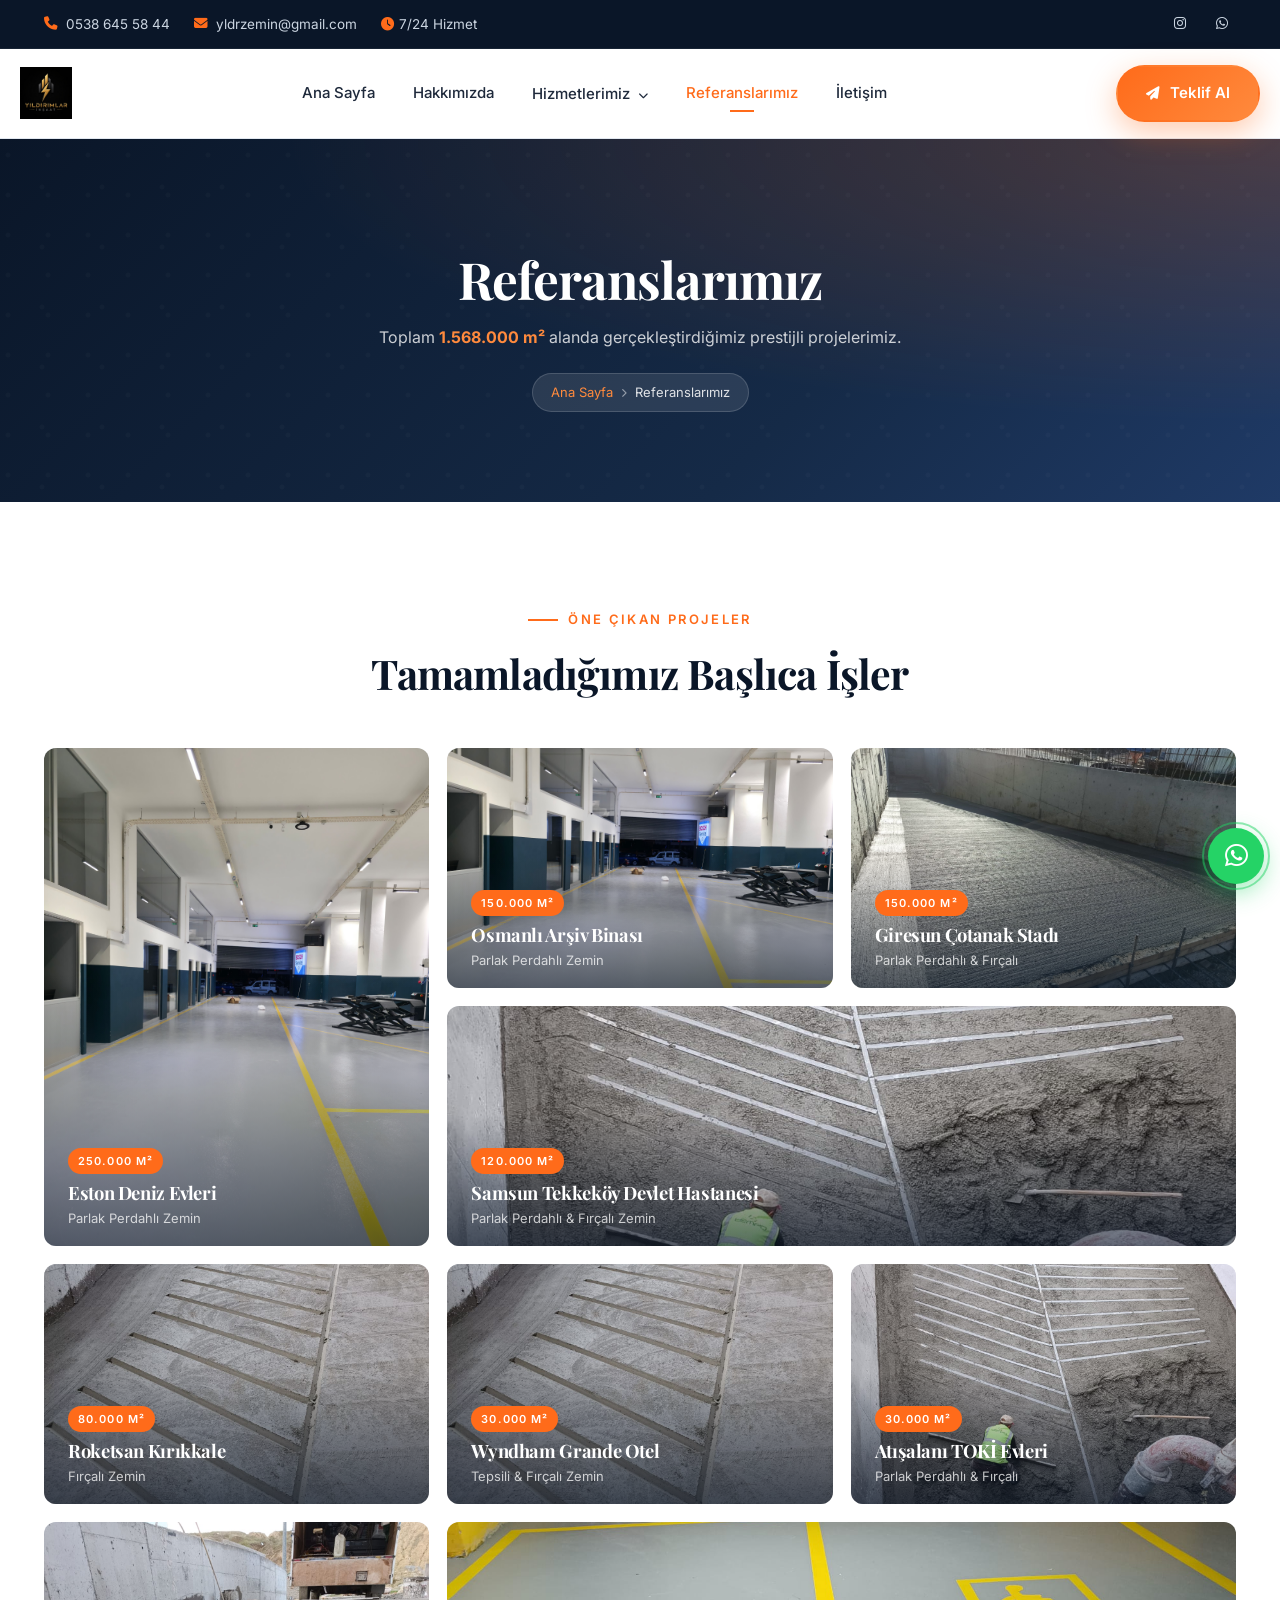
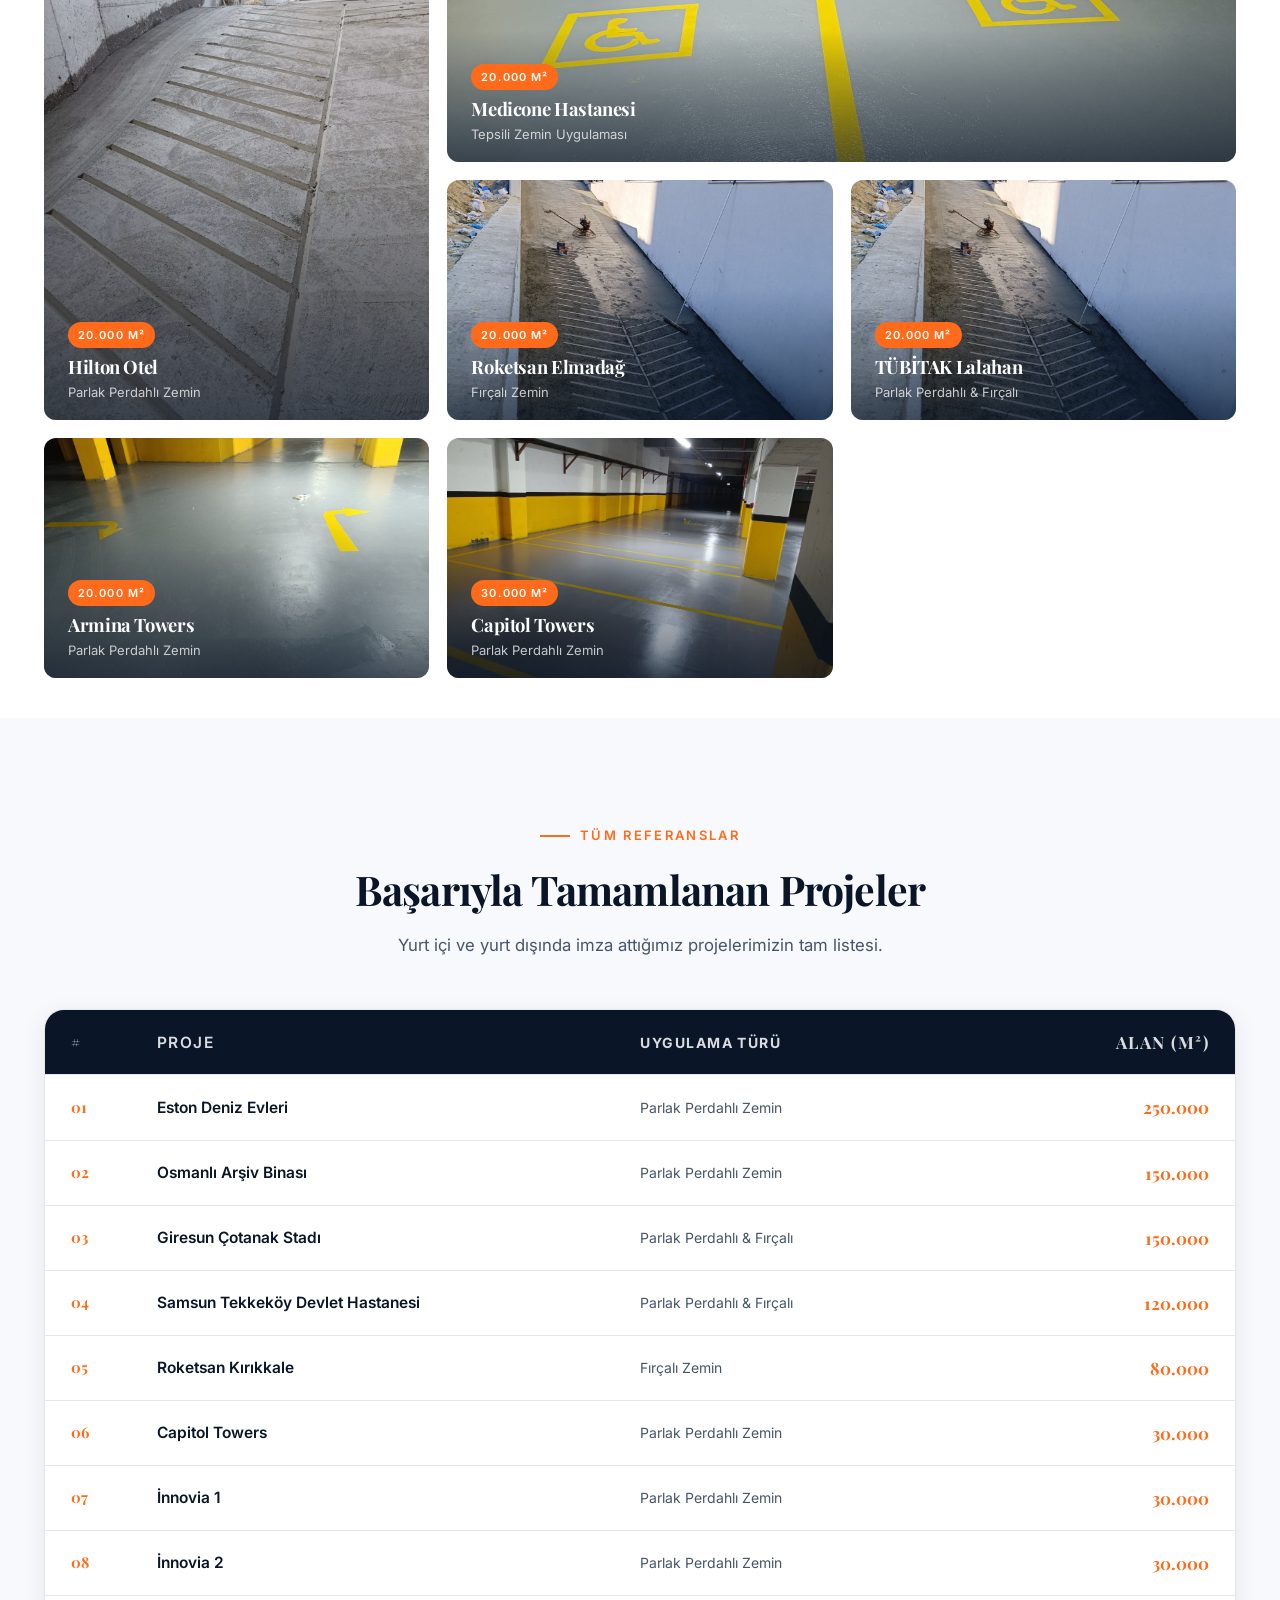
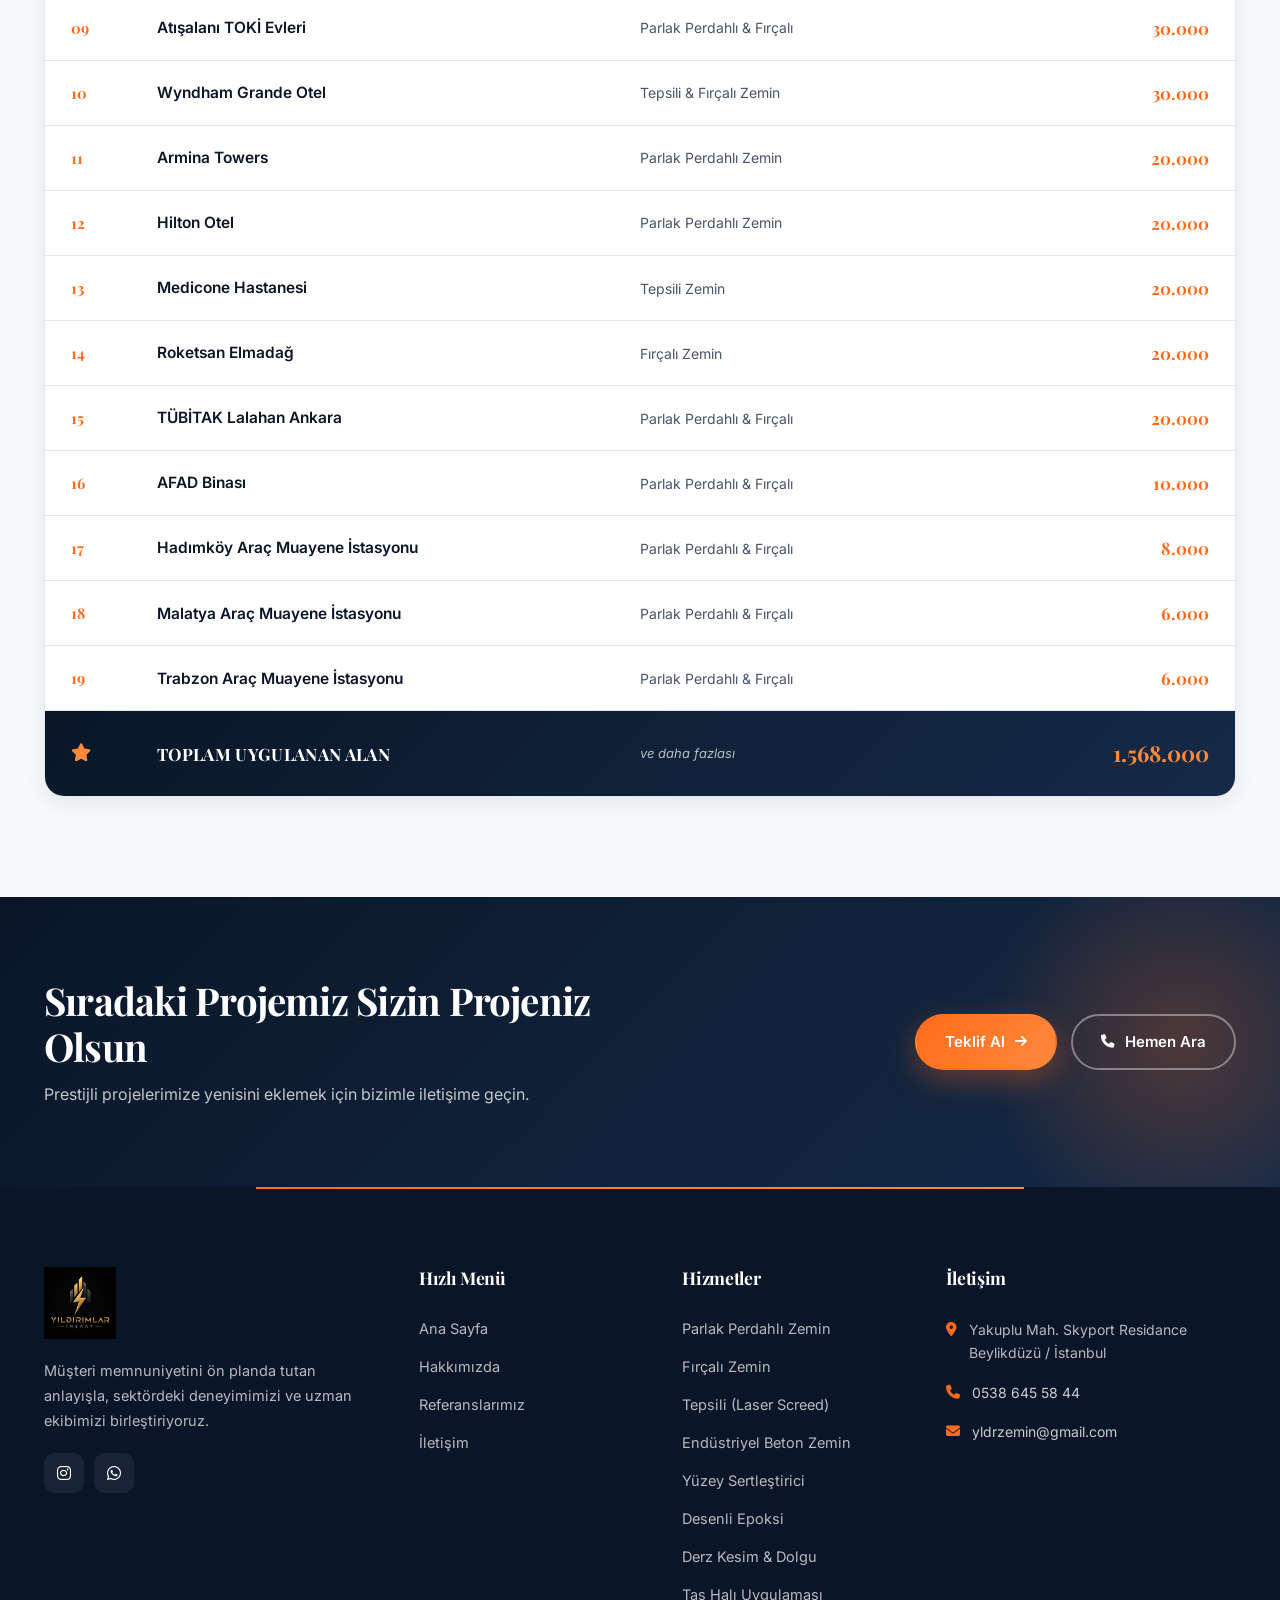
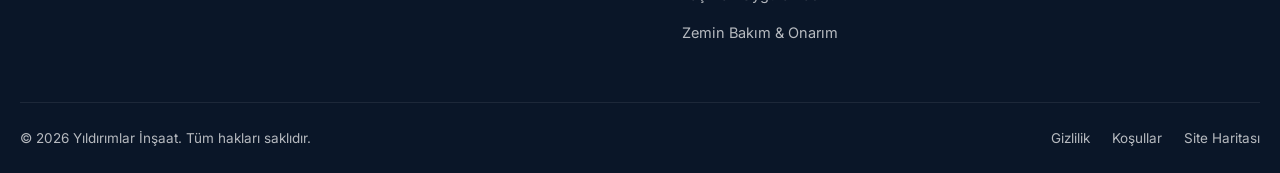
<file: referanslar.html>
<!DOCTYPE html>
<html lang="tr">
<head>
  <meta charset="UTF-8" />
  <meta name="viewport" content="width=device-width, initial-scale=1.0, viewport-fit=cover" />
  <title>Referanslarımız — Yıldırımlar İnşaat | 1.568.000 m² Uygulanan Alan</title>
  <meta name="description" content="Osmanlı Arşiv Binası, Eston Deniz Evleri, Hilton, Wyndham, Roketsan, Çotanak Stadı, TÜBİTAK ve daha fazlası. 19+ prestijli projede 1.568.000 m² zemin uygulaması." />
  <meta name="keywords" content="Yıldırımlar İnşaat referanslar, Osmanlı Arşiv zemin, Hilton zemin uygulaması, Roketsan fırçalı zemin, Wyndham tepsili zemin, stadyum zemin, hastane zemin, endüstriyel zemin projeleri" />
  <meta name="author" content="Yıldırımlar İnşaat" />
  <meta name="robots" content="index, follow" />
  <link rel="canonical" href="https://yldrmlarinsaat.com/referanslar.html" />

  <meta property="og:type" content="website" />
  <meta property="og:site_name" content="Yıldırımlar İnşaat" />
  <meta property="og:title" content="Referanslarımız — 1.568.000 m² Uygulanan Alan" />
  <meta property="og:description" content="Osmanlı Arşiv, Eston Deniz Evleri, Hilton, Wyndham, Roketsan ve daha fazlası. 19+ prestijli proje." />
  <meta property="og:url" content="https://yldrmlarinsaat.com/referanslar.html" />
  <meta property="og:image" content="https://yldrmlarinsaat.com/images/ref-1.jpg" />
  <meta property="og:locale" content="tr_TR" />

  <meta name="twitter:card" content="summary_large_image" />
  <meta name="twitter:title" content="Referanslarımız — 1.568.000 m² Uygulanan Alan" />
  <meta name="twitter:description" content="19+ prestijli projede tamamladığımız endüstriyel zemin uygulamaları." />
  <meta name="twitter:image" content="https://yldrmlarinsaat.com/images/ref-1.jpg" />
  <meta property="og:image:alt" content="Yıldırımlar İnşaat — referans projeler" />
  <meta name="twitter:image:alt" content="Yıldırımlar İnşaat — referans projeler" />
  <link rel="alternate" hreflang="tr" href="https://yldrmlarinsaat.com/referanslar.html" />
  <link rel="alternate" hreflang="x-default" href="https://yldrmlarinsaat.com/referanslar.html" />

  <meta name="theme-color" content="#FF7A00" />
  <link rel="icon" type="image/png" href="images/logo-yildirim.png?v=2" />

  <link rel="preconnect" href="https://fonts.googleapis.com" />
  <link rel="preconnect" href="https://fonts.gstatic.com" crossorigin />
  <link rel="preconnect" href="https://cdnjs.cloudflare.com" crossorigin />
  <link rel="dns-prefetch" href="//cdnjs.cloudflare.com" />
  <link href="https://fonts.googleapis.com/css2?family=Inter:wght@300;400;500;600;700&family=Playfair+Display:wght@600;700;800&display=swap" rel="stylesheet" />
  <link rel="stylesheet" href="https://cdnjs.cloudflare.com/ajax/libs/font-awesome/6.5.2/css/all.min.css" />
  <link rel="stylesheet" href="css/style.css?v=22" />

  <script type="application/ld+json">
  {
    "@context": "https://schema.org",
    "@graph": [
      {
        "@type": "CollectionPage",
        "@id": "https://yldrmlarinsaat.com/referanslar.html#refs",
        "url": "https://yldrmlarinsaat.com/referanslar.html",
        "name": "Referanslarımız — Yıldırımlar İnşaat",
        "description": "Osmanlı Arşiv, Hilton, Wyndham, Roketsan ve daha fazlası. 19+ prestijli projede 1.568.000 m² zemin uygulaması.",
        "isPartOf": { "@id": "https://yldrmlarinsaat.com/#website" },
        "about": { "@id": "https://yldrmlarinsaat.com/#organization" },
        "primaryImageOfPage": "https://yldrmlarinsaat.com/images/ref-1.jpg",
        "breadcrumb": { "@id": "https://yldrmlarinsaat.com/referanslar.html#breadcrumb" },
        "inLanguage": "tr-TR"
      },
      {
        "@type": "BreadcrumbList",
        "@id": "https://yldrmlarinsaat.com/referanslar.html#breadcrumb",
        "itemListElement": [
          { "@type": "ListItem", "position": 1, "name": "Ana Sayfa", "item": "https://yldrmlarinsaat.com/" },
          { "@type": "ListItem", "position": 2, "name": "Referanslarımız" }
        ]
      },
      {
        "@type": "ItemList",
        "@id": "https://yldrmlarinsaat.com/referanslar.html#projects",
        "name": "Tamamlanan Projeler",
        "itemListElement": [
          { "@type": "ListItem", "position": 1, "name": "Eston Deniz Evleri — Parlak Perdahlı Zemin (250.000 m²)" },
          { "@type": "ListItem", "position": 2, "name": "Osmanlı Arşiv Binası — Parlak Perdahlı Zemin (150.000 m²)" },
          { "@type": "ListItem", "position": 3, "name": "Giresun Çotanak Stadı — Parlak Perdahlı & Fırçalı Zemin (150.000 m²)" },
          { "@type": "ListItem", "position": 4, "name": "Samsun Tekkeköy Devlet Hastanesi — Parlak Perdahlı & Fırçalı Zemin (120.000 m²)" },
          { "@type": "ListItem", "position": 5, "name": "Roketsan Kırıkkale — Fırçalı Zemin (80.000 m²)" }
        ]
      }
    ]
  }
  </script>
</head>
<body>

  <div class="topbar">
    <div class="container topbar-inner">
      <div class="topbar-info">
        <a href="tel:+905386455844"><i class="fa-solid fa-phone"></i> 0538 645 58 44</a>
        <a href="mailto:yldrzemin@gmail.com"><i class="fa-solid fa-envelope"></i> yldrzemin@gmail.com</a>
        <span><i class="fa-solid fa-clock"></i> 7/24 Hizmet</span>
      </div>
      <div class="topbar-social">
        <a href="https://instagram.com/yldrm._.insaat" target="_blank" rel="noopener" aria-label="Instagram"><i class="fa-brands fa-instagram"></i></a>
        <a href="https://wa.me/905386455844" target="_blank" rel="noopener" aria-label="Whatsapp"><i class="fa-brands fa-whatsapp"></i></a>
      </div>
    </div>
  </div>

  <header class="header">
    <div class="container nav">
      <a href="index.html" class="logo" aria-label="Yıldırımlar İnşaat — Ana sayfa">
        <img src="images/logo-yildirim.png?v=2" alt="Yıldırımlar İnşaat" width="120" height="120" class="logo-img" />
      </a>
      <nav class="nav-menu">
        <a href="index.html">Ana Sayfa</a>
        <a href="hakkimizda.html">Hakkımızda</a>
        <div class="has-drop">
          <a href="index.html#hizmetler">Hizmetlerimiz <i class="fa-solid fa-chevron-down" style="font-size:10px;margin-left:4px"></i></a>
          <div class="drop">
            <a href="hizmetler/parlak-perdahli-zemin.html">Parlak Perdahlı Zemin</a>
            <a href="hizmetler/fircali-zemin.html">Fırçalı Zemin</a>
            <a href="hizmetler/tepsili-zemin.html">Tepsili (Laser Screed)</a>
            <a href="hizmetler/endustriyel-beton-zemin.html">Endüstriyel Beton Zemin</a>
            <a href="hizmetler/yuzey-sertlestirici.html">Yüzey Sertleştirici</a>
            <a href="hizmetler/desenli-epoksi.html">Desenli Epoksi</a>
            <a href="hizmetler/derz-kesim-dolgu.html">Derz Kesim &amp; Dolgu</a>
            <a href="hizmetler/tas-hali.html">Taş Halı Uygulaması</a>
            <a href="hizmetler/zemin-bakim-onarim.html">Zemin Bakım &amp; Onarım</a>
          </div>
        </div>
        <a href="referanslar.html">Referanslarımız</a>
        <a href="iletisim.html">İletişim</a>
        <a href="iletisim.html" class="mobile-cta"><i class="fa-solid fa-paper-plane"></i> Teklif Al</a>
      </nav>
      <div class="nav-cta">
        <a href="iletisim.html" class="btn btn-primary"><i class="fa-solid fa-paper-plane"></i> Teklif Al</a>
        <button class="nav-toggle"><i class="fa-solid fa-bars"></i></button>
      </div>
    </div>
  </header>

  <section class="page-header">
    <div class="container page-header-inner">
      <h1>Referanslarımız</h1>
      <p>Toplam <strong style="color:var(--color-primary-light)">1.568.000 m²</strong> alanda gerçekleştirdiğimiz prestijli projelerimiz.</p>
      <div class="breadcrumb">
        <a href="index.html">Ana Sayfa</a>
        <i class="fa-solid fa-chevron-right"></i>
        <span>Referanslarımız</span>
      </div>
    </div>
  </section>

  <!-- Öne çıkan projeler (galeri) -->
  <section class="section" style="padding-bottom:40px">
    <div class="container">
      <div class="text-center reveal" style="margin-bottom:50px">
        <span class="eyebrow">Öne Çıkan Projeler</span>
        <h2 class="section-title">Tamamladığımız Başlıca İşler</h2>
      </div>

      <div class="refs-grid">
        <div class="ref-card tall reveal"><img src="images/ref-1.jpg" alt="Eston Deniz Evleri" onerror="this.style.display='none'" /><div class="ref-info"><span class="tag">250.000 m²</span><h4>Eston Deniz Evleri</h4><div class="loc">Parlak Perdahlı Zemin</div></div></div>
        <div class="ref-card reveal reveal-delay-1"><img src="images/ref-2.jpg" alt="Osmanlı Arşiv Binası" onerror="this.style.display='none'" /><div class="ref-info"><span class="tag">150.000 m²</span><h4>Osmanlı Arşiv Binası</h4><div class="loc">Parlak Perdahlı Zemin</div></div></div>
        <div class="ref-card reveal reveal-delay-2"><img src="images/ref-3.jpg" alt="Giresun Çotanak Stadı" onerror="this.style.display='none'" /><div class="ref-info"><span class="tag">150.000 m²</span><h4>Giresun Çotanak Stadı</h4><div class="loc">Parlak Perdahlı & Fırçalı</div></div></div>
        <div class="ref-card wide reveal"><img src="images/ref-4.jpg" alt="Samsun Tekkeköy Devlet Hastanesi" onerror="this.style.display='none'" /><div class="ref-info"><span class="tag">120.000 m²</span><h4>Samsun Tekkeköy Devlet Hastanesi</h4><div class="loc">Parlak Perdahlı & Fırçalı Zemin</div></div></div>
        <div class="ref-card reveal reveal-delay-1"><img src="images/ref-5.jpg" alt="Roketsan Kırıkkale" onerror="this.style.display='none'" /><div class="ref-info"><span class="tag">80.000 m²</span><h4>Roketsan Kırıkkale</h4><div class="loc">Fırçalı Zemin</div></div></div>
        <div class="ref-card reveal"><img src="images/ref-6.jpg" alt="Wyndham Grande Otel" onerror="this.style.display='none'" /><div class="ref-info"><span class="tag">30.000 m²</span><h4>Wyndham Grande Otel</h4><div class="loc">Tepsili & Fırçalı Zemin</div></div></div>
        <div class="ref-card reveal reveal-delay-1"><img src="images/ref-7.jpg" alt="Atışalanı TOKİ Evleri" onerror="this.style.display='none'" /><div class="ref-info"><span class="tag">30.000 m²</span><h4>Atışalanı TOKİ Evleri</h4><div class="loc">Parlak Perdahlı & Fırçalı</div></div></div>
        <div class="ref-card tall reveal reveal-delay-2"><img src="images/ref-8.jpg" alt="Hilton Otel" onerror="this.style.display='none'" /><div class="ref-info"><span class="tag">20.000 m²</span><h4>Hilton Otel</h4><div class="loc">Parlak Perdahlı Zemin</div></div></div>
        <div class="ref-card wide reveal"><img src="images/ref-9.jpg" alt="Medicone Hastanesi" onerror="this.style.display='none'" /><div class="ref-info"><span class="tag">20.000 m²</span><h4>Medicone Hastanesi</h4><div class="loc">Tepsili Zemin Uygulaması</div></div></div>
        <div class="ref-card reveal reveal-delay-1"><img src="images/ref-10.jpg" alt="Roketsan Elmadağ" onerror="this.style.display='none'" /><div class="ref-info"><span class="tag">20.000 m²</span><h4>Roketsan Elmadağ</h4><div class="loc">Fırçalı Zemin</div></div></div>
        <div class="ref-card reveal reveal-delay-2"><img src="images/ref-11.jpg" alt="TÜBİTAK Lalahan" onerror="this.style.display='none'" /><div class="ref-info"><span class="tag">20.000 m²</span><h4>TÜBİTAK Lalahan</h4><div class="loc">Parlak Perdahlı & Fırçalı</div></div></div>
        <div class="ref-card reveal"><img src="images/ref-12.jpg" alt="Armina Towers" onerror="this.style.display='none'" /><div class="ref-info"><span class="tag">20.000 m²</span><h4>Armina Towers</h4><div class="loc">Parlak Perdahlı Zemin</div></div></div>
        <div class="ref-card reveal reveal-delay-1"><img src="images/ref-13.jpg" alt="Capitol Towers" onerror="this.style.display='none'" /><div class="ref-info"><span class="tag">30.000 m²</span><h4>Capitol Towers</h4><div class="loc">Parlak Perdahlı Zemin</div></div></div>
      </div>
    </div>
  </section>

  <!-- Tam proje listesi -->
  <section class="section services-bg">
    <div class="container">
      <div class="text-center reveal" style="margin-bottom:50px">
        <span class="eyebrow">Tüm Referanslar</span>
        <h2 class="section-title">Başarıyla Tamamlanan Projeler</h2>
        <p class="section-subtitle">Yurt içi ve yurt dışında imza attığımız projelerimizin tam listesi.</p>
      </div>

      <div class="projects-table reveal">
        <div class="pt-row pt-head">
          <div class="pt-cell pt-num">#</div>
          <div class="pt-cell pt-name">Proje</div>
          <div class="pt-cell pt-type">Uygulama Türü</div>
          <div class="pt-cell pt-area">Alan (m²)</div>
        </div>

        <div class="pt-row"><div class="pt-cell pt-num">01</div><div class="pt-cell pt-name">Eston Deniz Evleri</div><div class="pt-cell pt-type">Parlak Perdahlı Zemin</div><div class="pt-cell pt-area">250.000</div></div>
        <div class="pt-row"><div class="pt-cell pt-num">02</div><div class="pt-cell pt-name">Osmanlı Arşiv Binası</div><div class="pt-cell pt-type">Parlak Perdahlı Zemin</div><div class="pt-cell pt-area">150.000</div></div>
        <div class="pt-row"><div class="pt-cell pt-num">03</div><div class="pt-cell pt-name">Giresun Çotanak Stadı</div><div class="pt-cell pt-type">Parlak Perdahlı & Fırçalı</div><div class="pt-cell pt-area">150.000</div></div>
        <div class="pt-row"><div class="pt-cell pt-num">04</div><div class="pt-cell pt-name">Samsun Tekkeköy Devlet Hastanesi</div><div class="pt-cell pt-type">Parlak Perdahlı & Fırçalı</div><div class="pt-cell pt-area">120.000</div></div>
        <div class="pt-row"><div class="pt-cell pt-num">05</div><div class="pt-cell pt-name">Roketsan Kırıkkale</div><div class="pt-cell pt-type">Fırçalı Zemin</div><div class="pt-cell pt-area">80.000</div></div>
        <div class="pt-row"><div class="pt-cell pt-num">06</div><div class="pt-cell pt-name">Capitol Towers</div><div class="pt-cell pt-type">Parlak Perdahlı Zemin</div><div class="pt-cell pt-area">30.000</div></div>
        <div class="pt-row"><div class="pt-cell pt-num">07</div><div class="pt-cell pt-name">İnnovia 1</div><div class="pt-cell pt-type">Parlak Perdahlı Zemin</div><div class="pt-cell pt-area">30.000</div></div>
        <div class="pt-row"><div class="pt-cell pt-num">08</div><div class="pt-cell pt-name">İnnovia 2</div><div class="pt-cell pt-type">Parlak Perdahlı Zemin</div><div class="pt-cell pt-area">30.000</div></div>
        <div class="pt-row"><div class="pt-cell pt-num">09</div><div class="pt-cell pt-name">Atışalanı TOKİ Evleri</div><div class="pt-cell pt-type">Parlak Perdahlı & Fırçalı</div><div class="pt-cell pt-area">30.000</div></div>
        <div class="pt-row"><div class="pt-cell pt-num">10</div><div class="pt-cell pt-name">Wyndham Grande Otel</div><div class="pt-cell pt-type">Tepsili & Fırçalı Zemin</div><div class="pt-cell pt-area">30.000</div></div>
        <div class="pt-row"><div class="pt-cell pt-num">11</div><div class="pt-cell pt-name">Armina Towers</div><div class="pt-cell pt-type">Parlak Perdahlı Zemin</div><div class="pt-cell pt-area">20.000</div></div>
        <div class="pt-row"><div class="pt-cell pt-num">12</div><div class="pt-cell pt-name">Hilton Otel</div><div class="pt-cell pt-type">Parlak Perdahlı Zemin</div><div class="pt-cell pt-area">20.000</div></div>
        <div class="pt-row"><div class="pt-cell pt-num">13</div><div class="pt-cell pt-name">Medicone Hastanesi</div><div class="pt-cell pt-type">Tepsili Zemin</div><div class="pt-cell pt-area">20.000</div></div>
        <div class="pt-row"><div class="pt-cell pt-num">14</div><div class="pt-cell pt-name">Roketsan Elmadağ</div><div class="pt-cell pt-type">Fırçalı Zemin</div><div class="pt-cell pt-area">20.000</div></div>
        <div class="pt-row"><div class="pt-cell pt-num">15</div><div class="pt-cell pt-name">TÜBİTAK Lalahan Ankara</div><div class="pt-cell pt-type">Parlak Perdahlı & Fırçalı</div><div class="pt-cell pt-area">20.000</div></div>
        <div class="pt-row"><div class="pt-cell pt-num">16</div><div class="pt-cell pt-name">AFAD Binası</div><div class="pt-cell pt-type">Parlak Perdahlı & Fırçalı</div><div class="pt-cell pt-area">10.000</div></div>
        <div class="pt-row"><div class="pt-cell pt-num">17</div><div class="pt-cell pt-name">Hadımköy Araç Muayene İstasyonu</div><div class="pt-cell pt-type">Parlak Perdahlı & Fırçalı</div><div class="pt-cell pt-area">8.000</div></div>
        <div class="pt-row"><div class="pt-cell pt-num">18</div><div class="pt-cell pt-name">Malatya Araç Muayene İstasyonu</div><div class="pt-cell pt-type">Parlak Perdahlı & Fırçalı</div><div class="pt-cell pt-area">6.000</div></div>
        <div class="pt-row"><div class="pt-cell pt-num">19</div><div class="pt-cell pt-name">Trabzon Araç Muayene İstasyonu</div><div class="pt-cell pt-type">Parlak Perdahlı & Fırçalı</div><div class="pt-cell pt-area">6.000</div></div>

        <div class="pt-row pt-total">
          <div class="pt-cell pt-num"><i class="fa-solid fa-star"></i></div>
          <div class="pt-cell pt-name">TOPLAM UYGULANAN ALAN</div>
          <div class="pt-cell pt-type">ve daha fazlası</div>
          <div class="pt-cell pt-area">1.568.000</div>
        </div>
      </div>
    </div>
  </section>

  <section class="cta-banner">
    <div class="container cta-inner reveal">
      <div>
        <h2>Sıradaki Projemiz Sizin Projeniz Olsun</h2>
        <p>Prestijli projelerimize yenisini eklemek için bizimle iletişime geçin.</p>
      </div>
      <div class="cta-actions">
        <a href="iletisim.html" class="btn btn-primary">Teklif Al <i class="fa-solid fa-arrow-right"></i></a>
        <a href="tel:+905386455844" class="btn btn-outline"><i class="fa-solid fa-phone"></i> Hemen Ara</a>
      </div>
    </div>
  </section>

  <footer class="footer">
    <div class="container footer-grid">
      <div class="footer-about">
        <a href="index.html" class="logo" aria-label="Yıldırımlar İnşaat — Ana sayfa">
          <img src="images/logo-yildirim.png?v=2" alt="Yıldırımlar İnşaat" width="120" height="120" class="logo-img" />
        </a>
        <p>Müşteri memnuniyetini ön planda tutan anlayışla, sektördeki deneyimimizi ve uzman ekibimizi birleştiriyoruz.</p>
        <div class="footer-social">
          <a href="https://instagram.com/yldrm._.insaat" target="_blank" rel="noopener" aria-label="Instagram"><i class="fa-brands fa-instagram"></i></a>
          <a href="https://wa.me/905386455844" target="_blank" rel="noopener" aria-label="Whatsapp"><i class="fa-brands fa-whatsapp"></i></a>
        </div>
      </div>
      <div class="footer-col">
        <h5>Hızlı Menü</h5>
        <div class="footer-links">
          <a href="index.html">Ana Sayfa</a>
          <a href="hakkimizda.html">Hakkımızda</a>
          <a href="referanslar.html">Referanslarımız</a>
          <a href="iletisim.html">İletişim</a>
        </div>
      </div>
      <div class="footer-col">
        <h5>Hizmetler</h5>
        <div class="footer-links">
          <a href="hizmetler/parlak-perdahli-zemin.html">Parlak Perdahlı Zemin</a>
          <a href="hizmetler/fircali-zemin.html">Fırçalı Zemin</a>
          <a href="hizmetler/tepsili-zemin.html">Tepsili (Laser Screed)</a>
          <a href="hizmetler/endustriyel-beton-zemin.html">Endüstriyel Beton Zemin</a>
          <a href="hizmetler/yuzey-sertlestirici.html">Yüzey Sertleştirici</a>
          <a href="hizmetler/desenli-epoksi.html">Desenli Epoksi</a>
          <a href="hizmetler/derz-kesim-dolgu.html">Derz Kesim &amp; Dolgu</a>
          <a href="hizmetler/tas-hali.html">Taş Halı Uygulaması</a>
          <a href="hizmetler/zemin-bakim-onarim.html">Zemin Bakım &amp; Onarım</a>
        </div>
      </div>
      <div class="footer-col">
        <h5>İletişim</h5>
        <ul class="footer-contact">
          <li><i class="fa-solid fa-location-dot"></i><span>Yakuplu Mah. Skyport Residance<br>Beylikdüzü / İstanbul</span></li>
          <li><i class="fa-solid fa-phone"></i><a href="tel:+905386455844">0538 645 58 44</a></li>
          <li><i class="fa-solid fa-envelope"></i><a href="mailto:yldrzemin@gmail.com">yldrzemin@gmail.com</a></li>
        </ul>
      </div>
    </div>
    <div class="container footer-bottom">
      <span>© <span data-year>2026</span> Yıldırımlar İnşaat. Tüm hakları saklıdır.</span>
      <div class="footer-bottom-links">
        <a href="#">Gizlilik</a><a href="#">Koşullar</a><a href="#">Site Haritası</a>
      </div>
    </div>
  </footer>

  <a href="https://wa.me/905386455844" class="float-whatsapp" target="_blank"><i class="fa-brands fa-whatsapp"></i></a>

  <script src="js/main.js?v=6"></script>
</body>
</html>
</file>
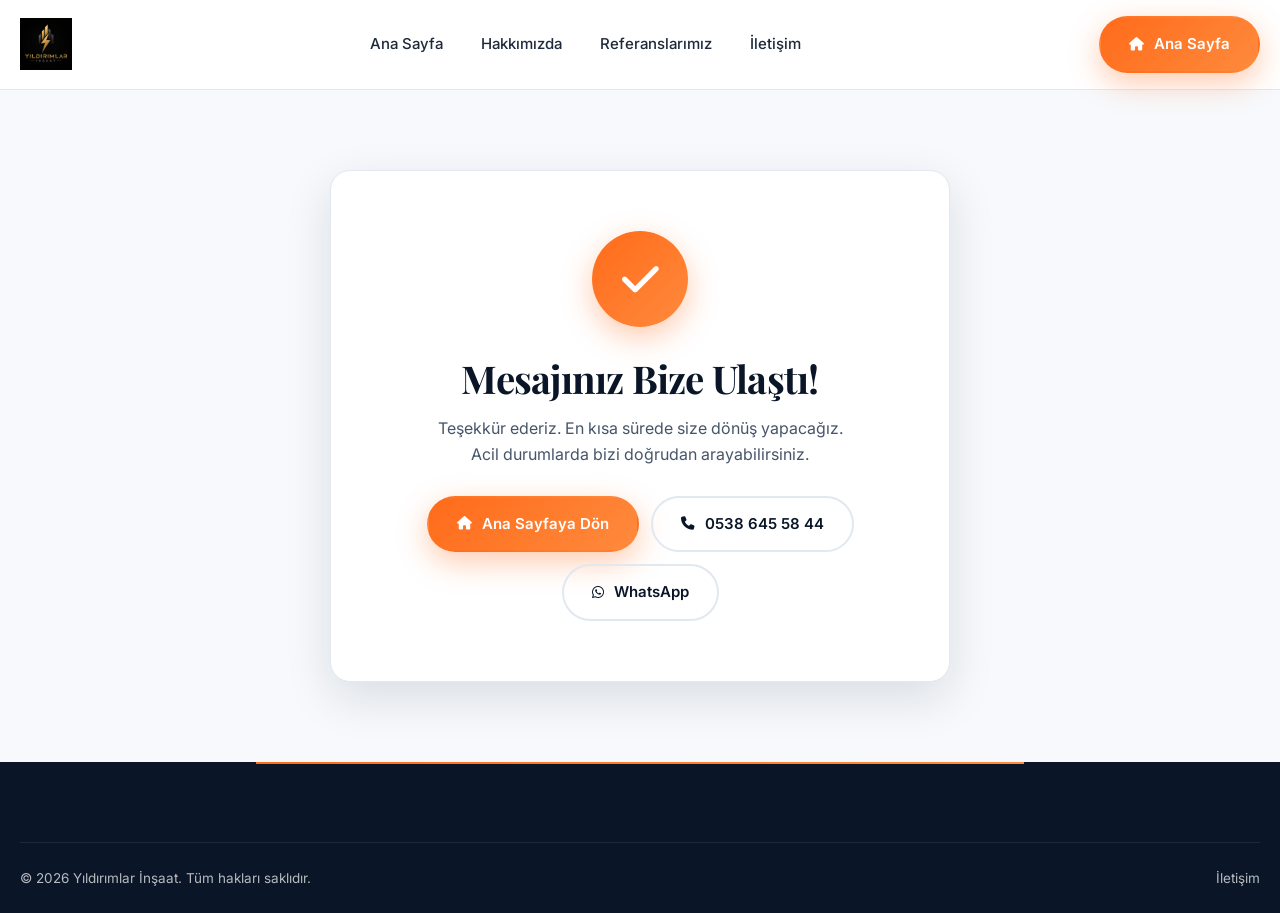
<file: tesekkur.html>
<!DOCTYPE html>
<html lang="tr">
<head>
  <meta charset="UTF-8" />
  <meta name="viewport" content="width=device-width, initial-scale=1.0, viewport-fit=cover" />
  <title>Teşekkürler — Yıldırımlar İnşaat</title>
  <meta name="description" content="Mesajınız başarıyla iletildi." />
  <meta name="robots" content="noindex, nofollow" />
  <link rel="canonical" href="https://yldrmlarinsaat.com/tesekkur.html" />
  <link rel="icon" type="image/png" href="images/logo-yildirim.png?v=2" />
  <link rel="preconnect" href="https://fonts.googleapis.com" />
  <link rel="preconnect" href="https://fonts.gstatic.com" crossorigin />
  <link href="https://fonts.googleapis.com/css2?family=Inter:wght@300;400;500;600;700&family=Playfair+Display:wght@600;700;800&display=swap" rel="stylesheet" />
  <link rel="stylesheet" href="https://cdnjs.cloudflare.com/ajax/libs/font-awesome/6.5.2/css/all.min.css" />
  <link rel="stylesheet" href="css/style.css?v=22" />
  <style>
    .thanks-wrap {
      min-height: 70vh;
      display: flex;
      align-items: center;
      justify-content: center;
      padding: 80px 24px;
      background: var(--color-soft);
      text-align: center;
    }
    .thanks-card {
      max-width: 620px;
      background: #fff;
      padding: 60px 50px;
      border-radius: var(--radius-lg);
      box-shadow: var(--shadow-lg);
      border: 1px solid var(--color-border);
    }
    .thanks-icon {
      width: 96px;
      height: 96px;
      margin: 0 auto 28px;
      border-radius: 50%;
      background: var(--gradient-primary);
      display: flex;
      align-items: center;
      justify-content: center;
      color: #fff;
      font-size: 42px;
      box-shadow: var(--shadow-primary);
      animation: pop 0.6s ease;
    }
    @keyframes pop {
      0% { transform: scale(0); opacity: 0; }
      70% { transform: scale(1.1); }
      100% { transform: scale(1); opacity: 1; }
    }
    .thanks-card h1 {
      font-size: clamp(1.8rem, 3vw, 2.4rem);
      margin-bottom: 14px;
    }
    .thanks-card p {
      color: var(--color-text-soft);
      margin-bottom: 28px;
    }
    .thanks-actions {
      display: flex;
      gap: 12px;
      justify-content: center;
      flex-wrap: wrap;
    }
  </style>
</head>
<body>

  <header class="header">
    <div class="container nav">
      <a href="index.html" class="logo" aria-label="Yıldırımlar İnşaat — Ana sayfa">
        <img src="images/logo-yildirim.png?v=2" alt="Yıldırımlar İnşaat" width="120" height="120" class="logo-img" />
      </a>
      <nav class="nav-menu">
        <a href="index.html">Ana Sayfa</a>
        <a href="hakkimizda.html">Hakkımızda</a>
        <a href="referanslar.html">Referanslarımız</a>
        <a href="iletisim.html">İletişim</a>
        <a href="iletisim.html" class="mobile-cta"><i class="fa-solid fa-paper-plane"></i> Teklif Al</a>
      </nav>
      <div class="nav-cta">
        <a href="index.html" class="btn btn-primary"><i class="fa-solid fa-house"></i> Ana Sayfa</a>
        <button class="nav-toggle"><i class="fa-solid fa-bars"></i></button>
      </div>
    </div>
  </header>

  <section class="thanks-wrap">
    <div class="thanks-card">
      <div class="thanks-icon"><i class="fa-solid fa-check"></i></div>
      <h1>Mesajınız Bize Ulaştı!</h1>
      <p>Teşekkür ederiz. En kısa sürede size dönüş yapacağız.<br>Acil durumlarda bizi doğrudan arayabilirsiniz.</p>
      <div class="thanks-actions">
        <a href="index.html" class="btn btn-primary"><i class="fa-solid fa-house"></i> Ana Sayfaya Dön</a>
        <a href="tel:+905386455844" class="btn btn-ghost"><i class="fa-solid fa-phone"></i> 0538 645 58 44</a>
        <a href="https://wa.me/905386455844" target="_blank" rel="noopener" class="btn btn-ghost"><i class="fa-brands fa-whatsapp"></i> WhatsApp</a>
      </div>
    </div>
  </section>

  <footer class="footer">
    <div class="container footer-bottom">
      <span>© <span data-year>2026</span> Yıldırımlar İnşaat. Tüm hakları saklıdır.</span>
      <div class="footer-bottom-links">
        <a href="iletisim.html">İletişim</a>
      </div>
    </div>
  </footer>

  <script src="js/main.js?v=6"></script>
</body>
</html>
</file>
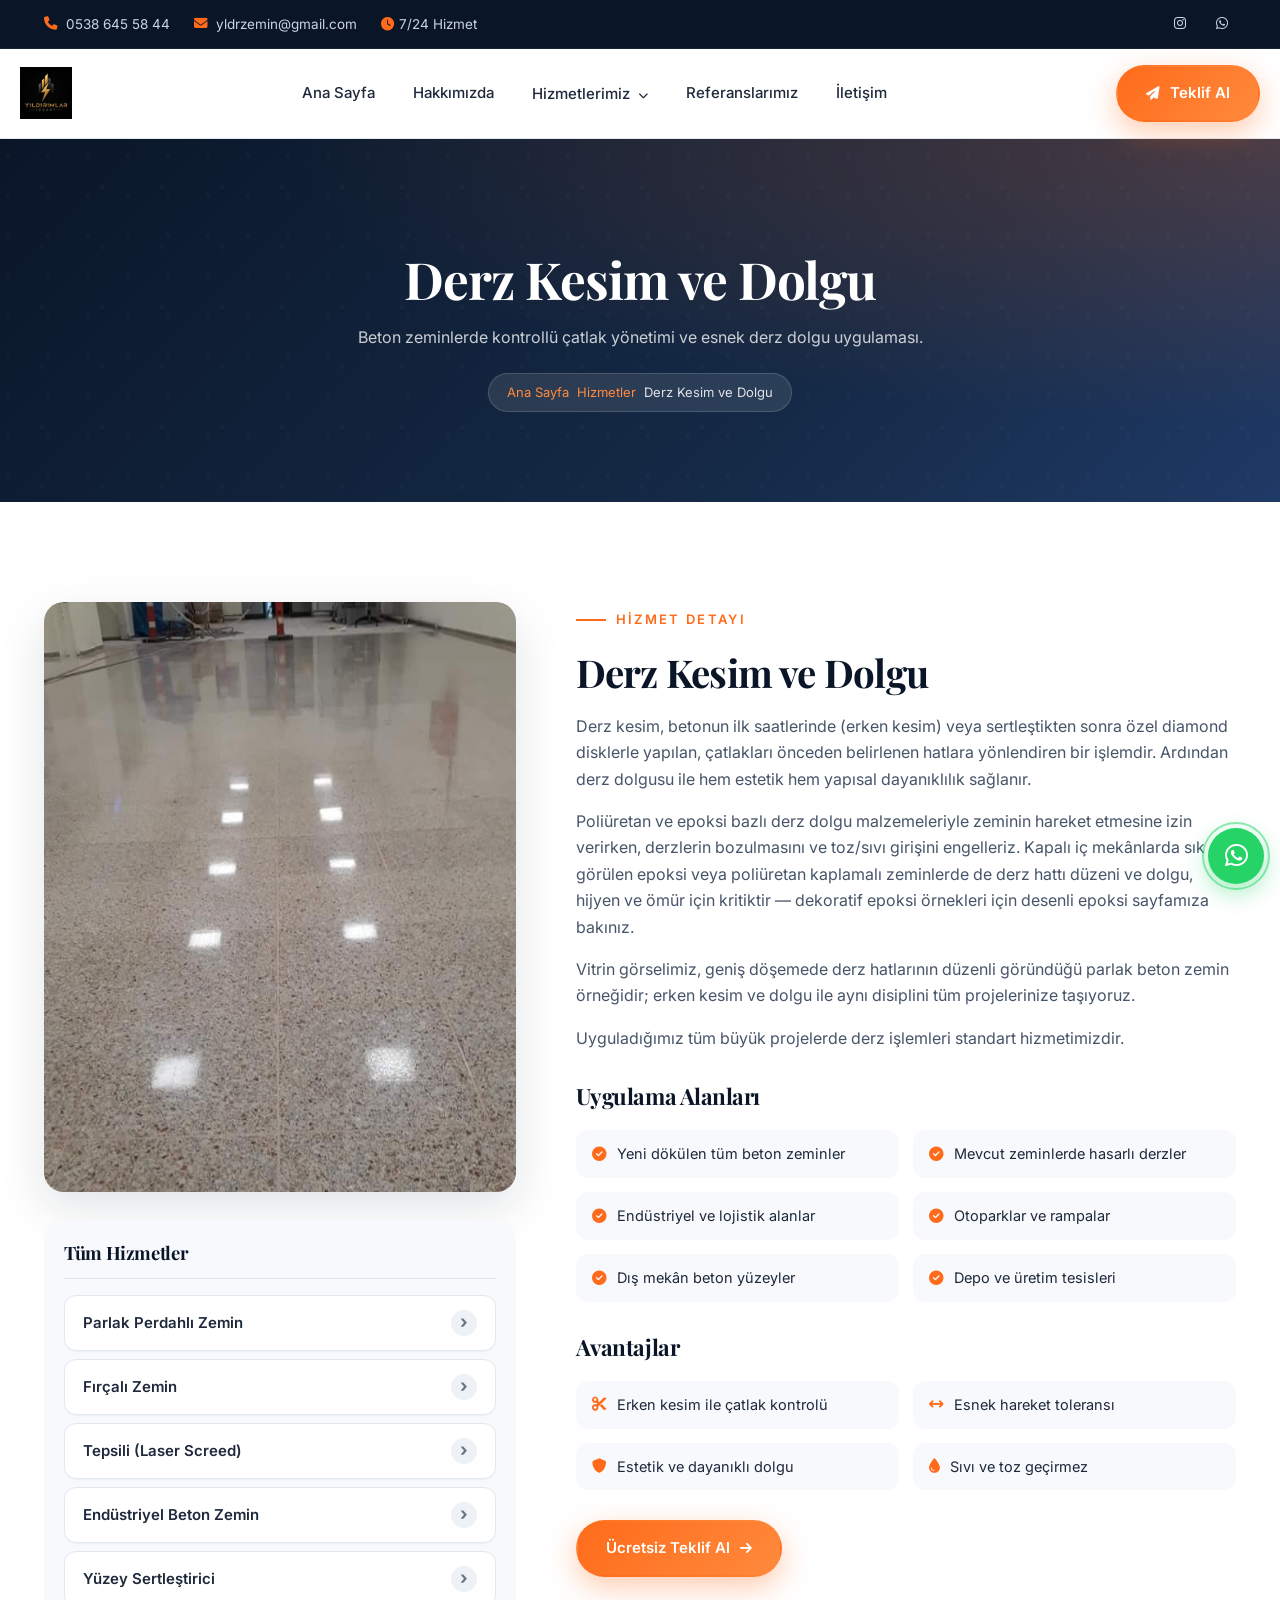
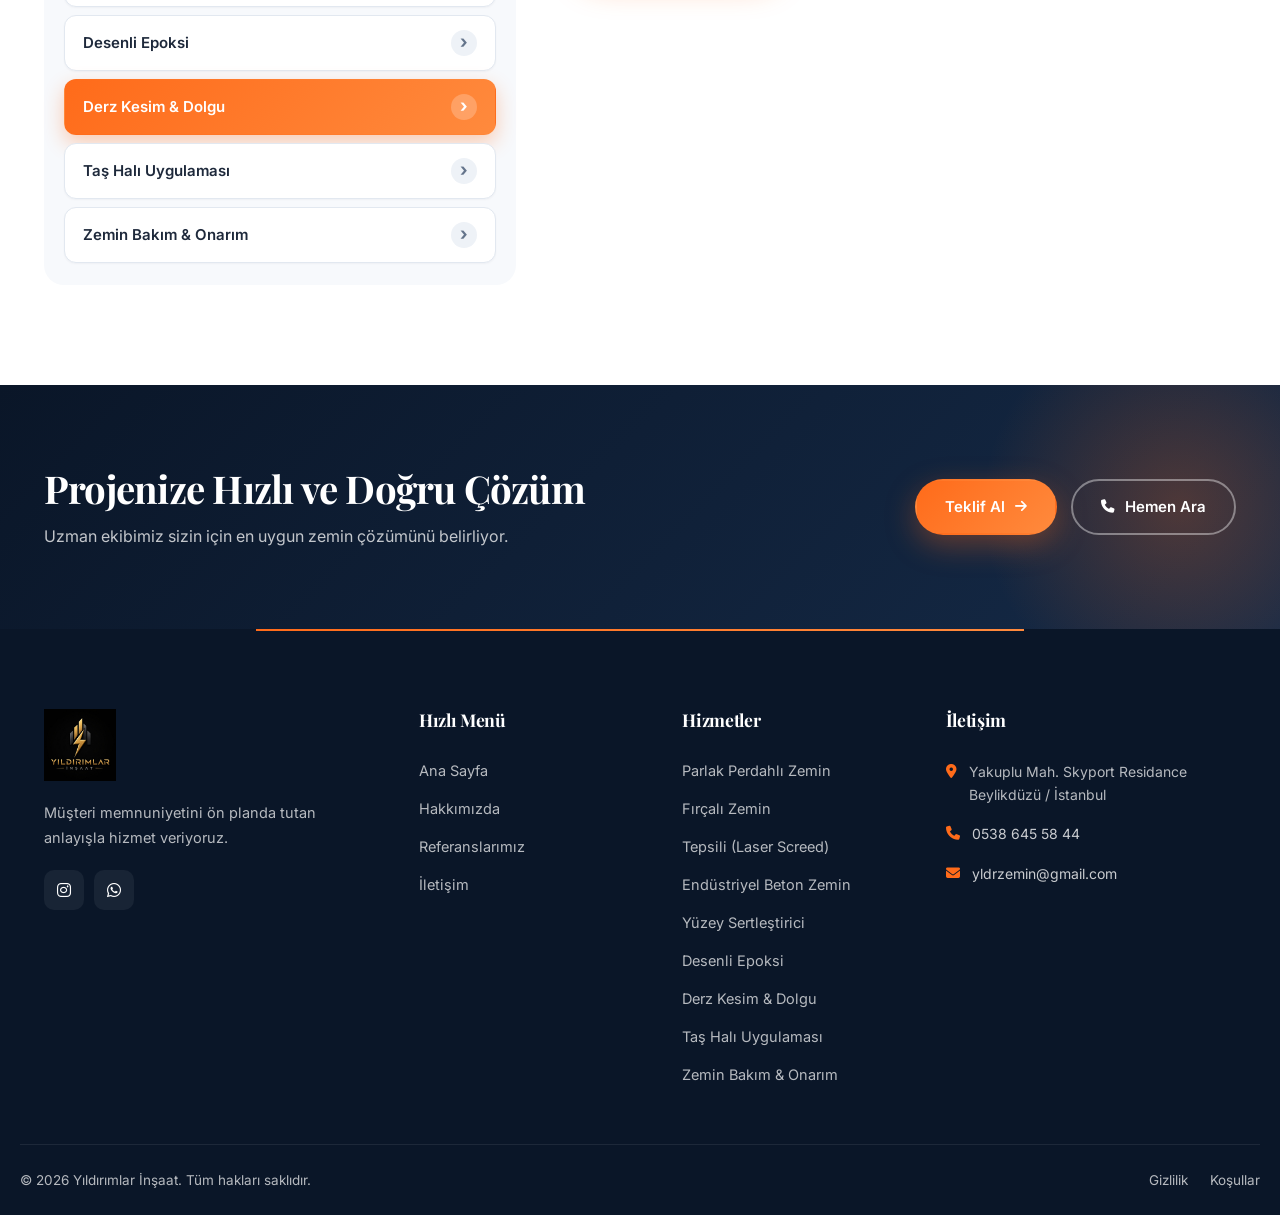
<file: hizmetler/derz-kesim-dolgu.html>
<!DOCTYPE html>
<html lang="tr">
<head>
  <meta charset="UTF-8" />
  <meta name="viewport" content="width=device-width, initial-scale=1.0, viewport-fit=cover" />
  <title>Derz Kesim ve Dolgu — Yıldırımlar İnşaat</title>
  <meta name="description" content="Beton zeminlerde kontrollü çatlak yönetimi ve esnek derz dolgu uygulaması. Yıldırımlar İnşaat uzman ekibi ile Türkiye geneli hizmet." />
  <meta name="keywords" content="Derz Kesim ve Dolgu, Yıldırımlar İnşaat, endüstriyel zemin, beton zemin" />
  <meta name="author" content="Yıldırımlar İnşaat" />
  <meta name="robots" content="index, follow" />
  <link rel="canonical" href="https://yldrmlarinsaat.com/hizmetler/derz-kesim-dolgu.html" />

  <meta property="og:type" content="article" />
  <meta property="og:site_name" content="Yıldırımlar İnşaat" />
  <meta property="og:title" content="Derz Kesim ve Dolgu — Yıldırımlar İnşaat" />
  <meta property="og:description" content="Beton zeminlerde kontrollü çatlak yönetimi ve esnek derz dolgu uygulaması." />
  <meta property="og:url" content="https://yldrmlarinsaat.com/hizmetler/derz-kesim-dolgu.html" />
  <meta property="og:image" content="https://yldrmlarinsaat.com/images/service-6.jpg" />
  <meta property="og:locale" content="tr_TR" />

  <meta property="og:image:alt" content="Derz hatlı geniş döşeme beton zemin — Yıldırımlar İnşaat" />
  <meta name="twitter:image:alt" content="Derz hatlı geniş döşeme beton zemin — Yıldırımlar İnşaat" />
  <link rel="alternate" hreflang="tr" href="https://yldrmlarinsaat.com/hizmetler/derz-kesim-dolgu.html" />
  <link rel="alternate" hreflang="x-default" href="https://yldrmlarinsaat.com/hizmetler/derz-kesim-dolgu.html" />
  <meta name="twitter:card" content="summary_large_image" />
  <meta name="twitter:title" content="Derz Kesim ve Dolgu — Yıldırımlar İnşaat" />
  <meta name="twitter:description" content="Beton zeminlerde kontrollü çatlak yönetimi ve esnek derz dolgu uygulaması." />
  <meta name="twitter:image" content="https://yldrmlarinsaat.com/images/service-6.jpg" />

  <meta name="theme-color" content="#FF7A00" />
  <link rel="icon" type="image/png" href="../images/logo-yildirim.png?v=2" />

  <link rel="preconnect" href="https://fonts.googleapis.com" />
  <link rel="preconnect" href="https://fonts.gstatic.com" crossorigin />
  <link rel="preconnect" href="https://cdnjs.cloudflare.com" crossorigin />
  <link rel="dns-prefetch" href="//cdnjs.cloudflare.com" />
  <link href="https://fonts.googleapis.com/css2?family=Inter:wght@300;400;500;600;700&family=Playfair+Display:wght@600;700;800&display=swap" rel="stylesheet" />
  <link rel="stylesheet" href="https://cdnjs.cloudflare.com/ajax/libs/font-awesome/6.5.2/css/all.min.css" />
  <link rel="stylesheet" href="../css/style.css?v=22" />
  <script type="application/ld+json">
  {
    "@context": "https://schema.org",
    "@graph": [
      {
        "@type": "Service",
        "@id": "https://yldrmlarinsaat.com/hizmetler/derz-kesim-dolgu.html#service",
        "name": "Derz Kesim ve Dolgu",
        "description": "Erken kesim ve çatlak kontrolü; poliüretan ve epoksi esaslı derz dolgu ile sızdırmaz, uzun ömürlü derz hatları.",
        "url": "https://yldrmlarinsaat.com/hizmetler/derz-kesim-dolgu.html",
        "image": "https://yldrmlarinsaat.com/images/service-6.jpg",
        "provider": { "@id": "https://yldrmlarinsaat.com/#organization" },
        "areaServed": { "@type": "Country", "name": "Türkiye" },
        "serviceType": "Derz Kesim ve Dolgu",
        "category": "Endüstriyel Zemin Uygulamaları",
        "offers": {
          "@type": "Offer",
          "availability": "https://schema.org/InStock",
          "priceCurrency": "TRY",
          "url": "https://yldrmlarinsaat.com/iletisim.html",
          "businessFunction": "https://schema.org/ProvideService"
        }
      },
      {
        "@type": "WebPage",
        "@id": "https://yldrmlarinsaat.com/hizmetler/derz-kesim-dolgu.html#webpage",
        "url": "https://yldrmlarinsaat.com/hizmetler/derz-kesim-dolgu.html",
        "name": "Derz Kesim ve Dolgu — Yıldırımlar İnşaat",
        "description": "Beton derz kesimi ve dolgu uygulaması.",
        "isPartOf": { "@id": "https://yldrmlarinsaat.com/#website" },
        "about": { "@id": "https://yldrmlarinsaat.com/hizmetler/derz-kesim-dolgu.html#service" },
        "primaryImageOfPage": "https://yldrmlarinsaat.com/images/service-6.jpg",
        "breadcrumb": { "@id": "https://yldrmlarinsaat.com/hizmetler/derz-kesim-dolgu.html#breadcrumb" },
        "inLanguage": "tr-TR"
      },
      {
        "@type": "BreadcrumbList",
        "@id": "https://yldrmlarinsaat.com/hizmetler/derz-kesim-dolgu.html#breadcrumb",
        "itemListElement": [
          { "@type": "ListItem", "position": 1, "name": "Ana Sayfa", "item": "https://yldrmlarinsaat.com/" },
          { "@type": "ListItem", "position": 2, "name": "Hizmetler", "item": "https://yldrmlarinsaat.com/#hizmetler" },
          { "@type": "ListItem", "position": 3, "name": "Derz Kesim ve Dolgu" }
        ]
      }
    ]
  }
  </script>
</head>
<body>

  <div class="topbar">
    <div class="container topbar-inner">
      <div class="topbar-info">
        <a href="tel:+905386455844"><i class="fa-solid fa-phone"></i> 0538 645 58 44</a>
        <a href="mailto:yldrzemin@gmail.com"><i class="fa-solid fa-envelope"></i> yldrzemin@gmail.com</a>
        <span><i class="fa-solid fa-clock"></i> 7/24 Hizmet</span>
      </div>
      <div class="topbar-social">
        <a href="https://instagram.com/yldrm._.insaat" target="_blank" rel="noopener" aria-label="Instagram"><i class="fa-brands fa-instagram"></i></a>
        <a href="https://wa.me/905386455844" target="_blank" rel="noopener" aria-label="Whatsapp"><i class="fa-brands fa-whatsapp"></i></a>
      </div>
    </div>
  </div>

  <header class="header">
    <div class="container nav">
      <a href="../index.html" class="logo" aria-label="Yıldırımlar İnşaat — Ana sayfa">
        <img src="../images/logo-yildirim.png?v=2" alt="Yıldırımlar İnşaat" width="120" height="120" class="logo-img" />
      </a>
      <nav class="nav-menu">
        <a href="../index.html">Ana Sayfa</a>
        <a href="../hakkimizda.html">Hakkımızda</a>
        <div class="has-drop">
          <a href="../index.html#hizmetler">Hizmetlerimiz <i class="fa-solid fa-chevron-down" style="font-size:10px;margin-left:4px"></i></a>
          <div class="drop">
            <a href="parlak-perdahli-zemin.html">Parlak Perdahlı Zemin</a>
            <a href="fircali-zemin.html">Fırçalı Zemin</a>
            <a href="tepsili-zemin.html">Tepsili (Laser Screed)</a>
            <a href="endustriyel-beton-zemin.html">Endüstriyel Beton Zemin</a>
            <a href="yuzey-sertlestirici.html">Yüzey Sertleştirici</a>
            <a href="desenli-epoksi.html">Desenli Epoksi</a>
            <a href="derz-kesim-dolgu.html">Derz Kesim &amp; Dolgu</a>
            <a href="tas-hali.html">Taş Halı Uygulaması</a>
            <a href="zemin-bakim-onarim.html">Zemin Bakım &amp; Onarım</a>
          </div>
        </div>
        <a href="../referanslar.html">Referanslarımız</a>
        <a href="../iletisim.html">İletişim</a>
        <a href="../iletisim.html" class="mobile-cta"><i class="fa-solid fa-paper-plane"></i> Teklif Al</a>
      </nav>
      <div class="nav-cta">
        <a href="../iletisim.html" class="btn btn-primary"><i class="fa-solid fa-paper-plane"></i> Teklif Al</a>
        <button class="nav-toggle"><i class="fa-solid fa-bars"></i></button>
      </div>
    </div>
  </header>

  <section class="page-header">
    <div class="container page-header-inner">
      <h1>Derz Kesim ve Dolgu</h1>
      <p>Beton zeminlerde kontrollü çatlak yönetimi ve esnek derz dolgu uygulaması.</p>
      <div class="breadcrumb">
        <a href="../index.html">Ana Sayfa</a>
       
        <a href="../index.html#hizmetler">Hizmetler</a>
       
        <span>Derz Kesim ve Dolgu</span>
      </div>
    </div>
  </section>

  <section class="section">
    <div class="container">
      <div class="service-detail-grid">
        <aside class="service-detail-media">
          <div class="img-main">
            <img src="../images/service-6.jpg" alt="Parlak beton döşeme — düzenli derz hatları ve geniş panel uygulaması" onerror="this.style.display='none'" />
          </div>
          <div class="sidebar">
            <h4>Tüm Hizmetler</h4>
            <div class="sidebar-list">
              <a href="parlak-perdahli-zemin.html"><span class="link-text">Parlak Perdahlı Zemin</span><span class="link-arrow" aria-hidden="true">&rsaquo;</span></a>
              <a href="fircali-zemin.html"><span class="link-text">Fırçalı Zemin</span><span class="link-arrow" aria-hidden="true">&rsaquo;</span></a>
              <a href="tepsili-zemin.html"><span class="link-text">Tepsili (Laser Screed)</span><span class="link-arrow" aria-hidden="true">&rsaquo;</span></a>
              <a href="endustriyel-beton-zemin.html"><span class="link-text">Endüstriyel Beton Zemin</span><span class="link-arrow" aria-hidden="true">&rsaquo;</span></a>
              <a href="yuzey-sertlestirici.html"><span class="link-text">Yüzey Sertleştirici</span><span class="link-arrow" aria-hidden="true">&rsaquo;</span></a>
              <a href="desenli-epoksi.html"><span class="link-text">Desenli Epoksi</span><span class="link-arrow" aria-hidden="true">&rsaquo;</span></a>
              <a href="derz-kesim-dolgu.html" class="active"><span class="link-text">Derz Kesim & Dolgu</span><span class="link-arrow" aria-hidden="true">&rsaquo;</span></a>
              <a href="tas-hali.html"><span class="link-text">Taş Halı Uygulaması</span><span class="link-arrow" aria-hidden="true">&rsaquo;</span></a>
              <a href="zemin-bakim-onarim.html"><span class="link-text">Zemin Bakım & Onarım</span><span class="link-arrow" aria-hidden="true">&rsaquo;</span></a>
            </div>
          </div>
        </aside>

        <div class="service-detail-content reveal reveal-delay-1">
          <span class="eyebrow">Hizmet Detayı</span>
          <h2>Derz Kesim ve Dolgu</h2>
          <p>Derz kesim, betonun ilk saatlerinde (erken kesim) veya sertleştikten sonra özel diamond disklerle yapılan, çatlakları önceden belirlenen hatlara yönlendiren bir işlemdir. Ardından derz dolgusu ile hem estetik hem yapısal dayanıklılık sağlanır.</p>
          <p>Poliüretan ve epoksi bazlı derz dolgu malzemeleriyle zeminin hareket etmesine izin verirken, derzlerin bozulmasını ve toz/sıvı girişini engelleriz. Kapalı iç mekânlarda sık görülen epoksi veya poliüretan kaplamalı zeminlerde de derz hattı düzeni ve dolgu, hijyen ve ömür için kritiktir — dekoratif epoksi örnekleri için <a href="desenli-epoksi.html">desenli epoksi</a> sayfamıza bakınız.</p>
          <p>Vitrin görselimiz, geniş döşemede derz hatlarının düzenli göründüğü parlak beton zemin örneğidir; erken kesim ve dolgu ile aynı disiplini tüm projelerinize taşıyoruz.</p>
          <p>Uyguladığımız tüm büyük projelerde derz işlemleri standart hizmetimizdir.</p>

          <h3>Uygulama Alanları</h3>
          <ul class="feat-list">
            <li><i class="fa-solid fa-check-circle"></i>Yeni dökülen tüm beton zeminler</li>
            <li><i class="fa-solid fa-check-circle"></i>Mevcut zeminlerde hasarlı derzler</li>
            <li><i class="fa-solid fa-check-circle"></i>Endüstriyel ve lojistik alanlar</li>
            <li><i class="fa-solid fa-check-circle"></i>Otoparklar ve rampalar</li>
            <li><i class="fa-solid fa-check-circle"></i>Dış mekân beton yüzeyler</li>
            <li><i class="fa-solid fa-check-circle"></i>Depo ve üretim tesisleri</li>
          </ul>

          <h3>Avantajlar</h3>
          <ul class="feat-list">
            <li><i class="fa-solid fa-scissors"></i>Erken kesim ile çatlak kontrolü</li>
            <li><i class="fa-solid fa-arrows-left-right"></i>Esnek hareket toleransı</li>
            <li><i class="fa-solid fa-shield"></i>Estetik ve dayanıklı dolgu</li>
            <li><i class="fa-solid fa-droplet"></i>Sıvı ve toz geçirmez</li>
          </ul>

          <div style="margin-top:30px">
            <a href="../iletisim.html" class="btn btn-primary">Ücretsiz Teklif Al <i class="fa-solid fa-arrow-right"></i></a>
          </div>
        </div>
      </div>
    </div>
  </section>

  <section class="cta-banner">
    <div class="container cta-inner reveal">
      <div>
        <h2>Projenize Hızlı ve Doğru Çözüm</h2>
        <p>Uzman ekibimiz sizin için en uygun zemin çözümünü belirliyor.</p>
      </div>
      <div class="cta-actions">
        <a href="../iletisim.html" class="btn btn-primary">Teklif Al <i class="fa-solid fa-arrow-right"></i></a>
        <a href="tel:+905386455844" class="btn btn-outline"><i class="fa-solid fa-phone"></i> Hemen Ara</a>
      </div>
    </div>
  </section>

  <footer class="footer">
    <div class="container footer-grid">
      <div class="footer-about">
        <a href="../index.html" class="logo" aria-label="Yıldırımlar İnşaat — Ana sayfa">
          <img src="../images/logo-yildirim.png?v=2" alt="Yıldırımlar İnşaat" width="120" height="120" class="logo-img" />
        </a>
        <p>Müşteri memnuniyetini ön planda tutan anlayışla hizmet veriyoruz.</p>
        <div class="footer-social">
          <a href="https://instagram.com/yldrm._.insaat" target="_blank" rel="noopener" aria-label="Instagram"><i class="fa-brands fa-instagram"></i></a>
          <a href="https://wa.me/905386455844" target="_blank" rel="noopener" aria-label="Whatsapp"><i class="fa-brands fa-whatsapp"></i></a>
        </div>
      </div>
      <div class="footer-col">
        <h5>Hızlı Menü</h5>
        <div class="footer-links">
          <a href="../index.html">Ana Sayfa</a>
          <a href="../hakkimizda.html">Hakkımızda</a>
          <a href="../referanslar.html">Referanslarımız</a>
          <a href="../iletisim.html">İletişim</a>
        </div>
      </div>
      <div class="footer-col">
        <h5>Hizmetler</h5>
        <div class="footer-links">
          <a href="parlak-perdahli-zemin.html">Parlak Perdahlı Zemin</a>
          <a href="fircali-zemin.html">Fırçalı Zemin</a>
          <a href="tepsili-zemin.html">Tepsili (Laser Screed)</a>
          <a href="endustriyel-beton-zemin.html">Endüstriyel Beton Zemin</a>
          <a href="yuzey-sertlestirici.html">Yüzey Sertleştirici</a>
          <a href="desenli-epoksi.html">Desenli Epoksi</a>
          <a href="derz-kesim-dolgu.html">Derz Kesim & Dolgu</a>
          <a href="tas-hali.html">Taş Halı Uygulaması</a>
          <a href="zemin-bakim-onarim.html">Zemin Bakım & Onarım</a>
        </div>
      </div>
      <div class="footer-col">
        <h5>İletişim</h5>
        <ul class="footer-contact">
          <li><i class="fa-solid fa-location-dot"></i><span>Yakuplu Mah. Skyport Residance<br>Beylikdüzü / İstanbul</span></li>
          <li><i class="fa-solid fa-phone"></i><a href="tel:+905386455844">0538 645 58 44</a></li>
          <li><i class="fa-solid fa-envelope"></i><a href="mailto:yldrzemin@gmail.com">yldrzemin@gmail.com</a></li>
        </ul>
      </div>
    </div>
    <div class="container footer-bottom">
      <span>© <span data-year>2026</span> Yıldırımlar İnşaat. Tüm hakları saklıdır.</span>
      <div class="footer-bottom-links"><a href="#">Gizlilik</a><a href="#">Koşullar</a></div>
    </div>
  </footer>

  <a href="https://wa.me/905386455844" class="float-whatsapp" target="_blank"><i class="fa-brands fa-whatsapp"></i></a>

  <script src="../js/main.js?v=6"></script>
</body>
</html>
</file>
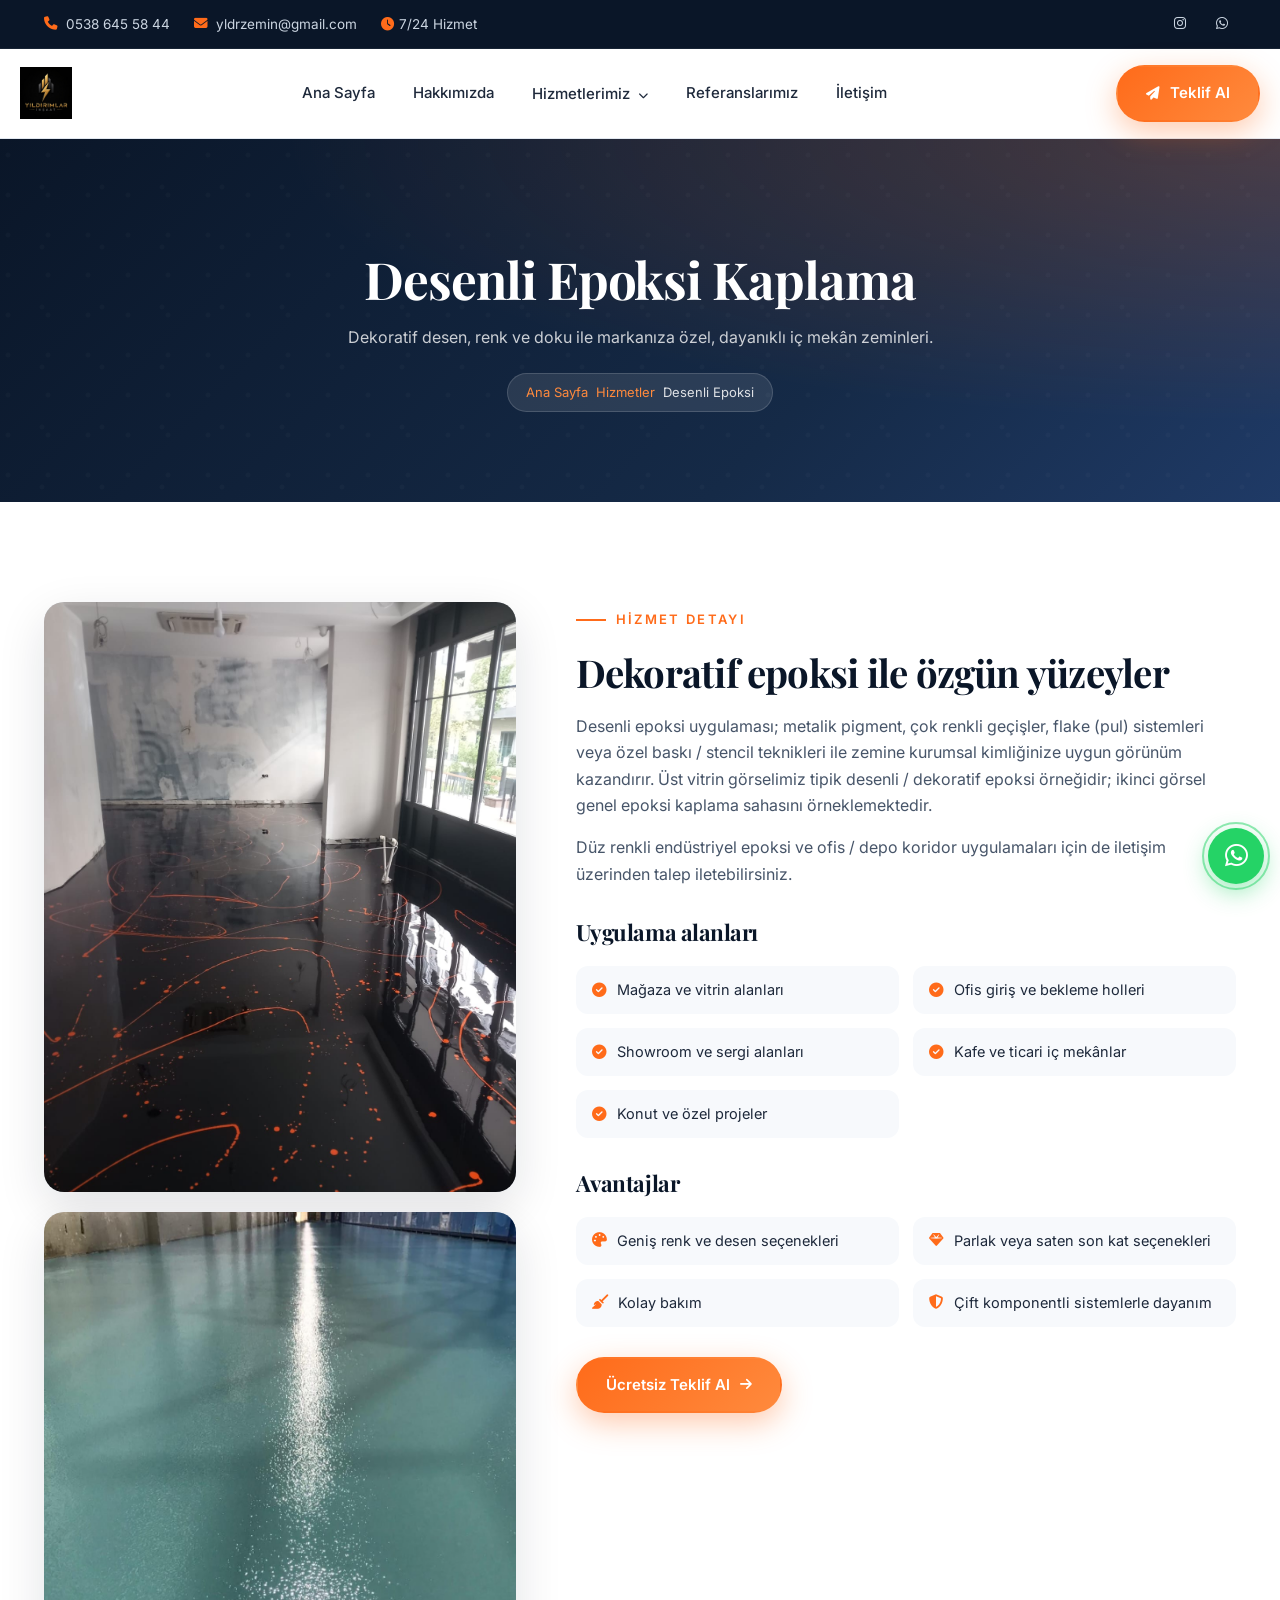
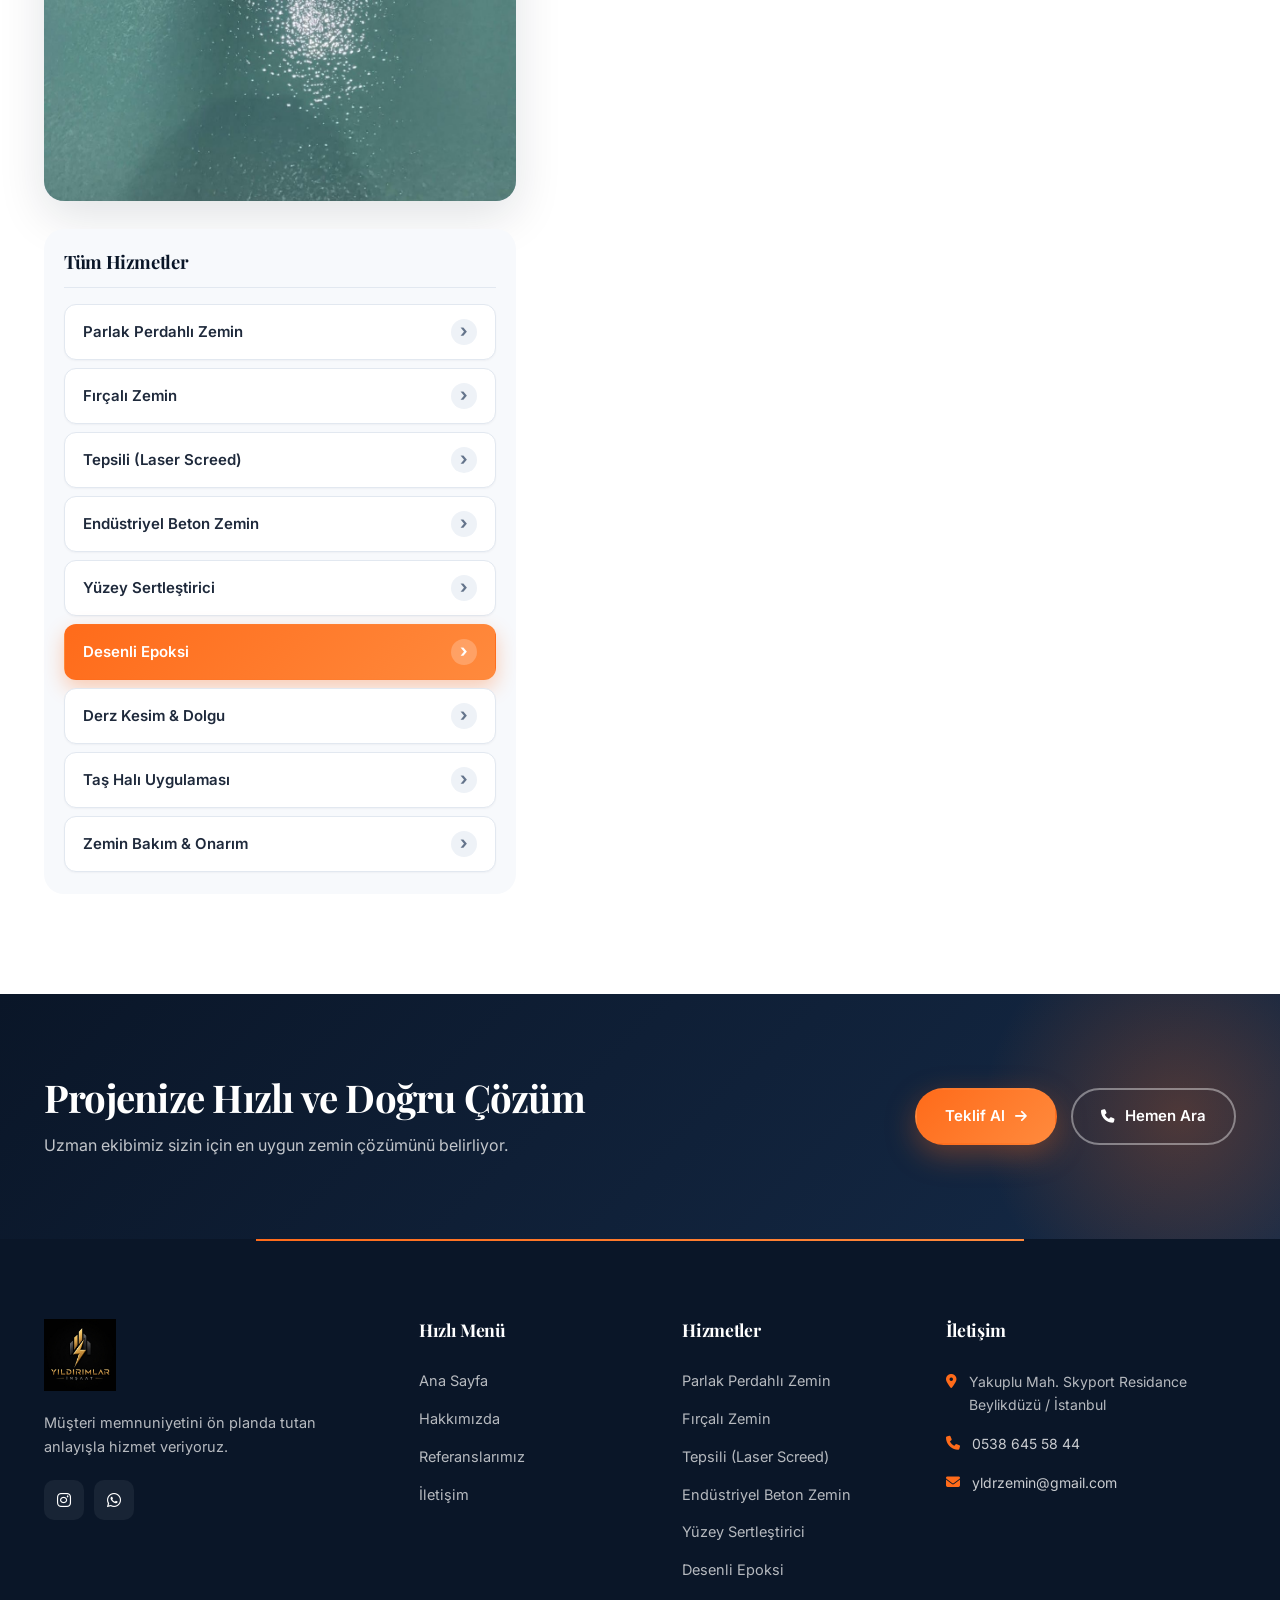
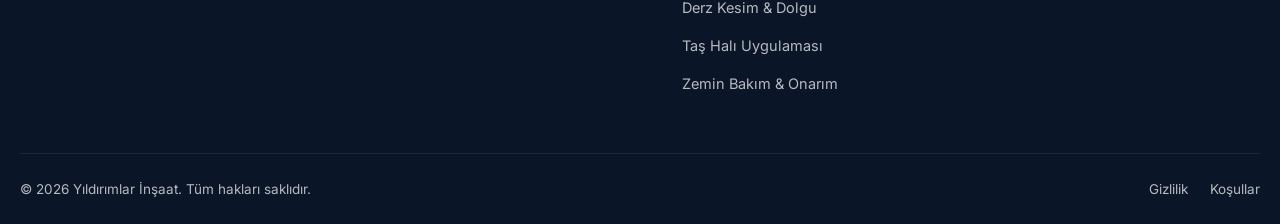
<file: hizmetler/desenli-epoksi.html>
<!DOCTYPE html>
<html lang="tr">
<head>
  <meta charset="UTF-8" />
  <meta name="viewport" content="width=device-width, initial-scale=1.0, viewport-fit=cover" />
  <title>Desenli Epoksi Kaplama — Yıldırımlar İnşaat</title>
  <meta name="description" content="Dekoratif desenli epoksi zemin kaplaması; flake, renk ve özel desen uygulamaları. Yıldırımlar İnşaat ile talep üzerine profesyonel uygulama." />
  <meta name="keywords" content="desenli epoksi, dekoratif epoksi, flake epoksi, Yıldırımlar İnşaat" />
  <meta name="author" content="Yıldırımlar İnşaat" />
  <meta name="robots" content="index, follow" />
  <link rel="canonical" href="https://yldrmlarinsaat.com/hizmetler/desenli-epoksi.html" />

  <meta property="og:type" content="article" />
  <meta property="og:site_name" content="Yıldırımlar İnşaat" />
  <meta property="og:title" content="Desenli Epoksi Kaplama — Yıldırımlar İnşaat" />
  <meta property="og:description" content="Dekoratif desenli epoksi zeminler; mağaza, ofis ve özel projeler." />
  <meta property="og:url" content="https://yldrmlarinsaat.com/hizmetler/desenli-epoksi.html" />
  <meta property="og:image" content="https://yldrmlarinsaat.com/images/desenli%20epoksi.jpg" />
  <meta property="og:locale" content="tr_TR" />

  <meta property="og:image:alt" content="Desenli dekoratif epoksi zemin uygulaması — Yıldırımlar İnşaat" />
  <meta name="twitter:image:alt" content="Desenli dekoratif epoksi zemin uygulaması — Yıldırımlar İnşaat" />
  <link rel="alternate" hreflang="tr" href="https://yldrmlarinsaat.com/hizmetler/desenli-epoksi.html" />
  <link rel="alternate" hreflang="x-default" href="https://yldrmlarinsaat.com/hizmetler/desenli-epoksi.html" />
  <meta name="twitter:card" content="summary_large_image" />
  <meta name="twitter:title" content="Desenli Epoksi Kaplama — Yıldırımlar İnşaat" />
  <meta name="twitter:description" content="Dekoratif desenli epoksi zeminler; mağaza, ofis ve özel projeler." />
  <meta name="twitter:image" content="https://yldrmlarinsaat.com/images/desenli%20epoksi.jpg" />

  <meta name="theme-color" content="#FF7A00" />
  <link rel="icon" type="image/png" href="../images/logo-yildirim.png?v=2" />

  <link rel="preconnect" href="https://fonts.googleapis.com" />
  <link rel="preconnect" href="https://fonts.gstatic.com" crossorigin />
  <link rel="preconnect" href="https://cdnjs.cloudflare.com" crossorigin />
  <link rel="dns-prefetch" href="//cdnjs.cloudflare.com" />
  <link href="https://fonts.googleapis.com/css2?family=Inter:wght@300;400;500;600;700&family=Playfair+Display:wght@600;700;800&display=swap" rel="stylesheet" />
  <link rel="stylesheet" href="https://cdnjs.cloudflare.com/ajax/libs/font-awesome/6.5.2/css/all.min.css" />
  <link rel="stylesheet" href="../css/style.css?v=22" />
  <script type="application/ld+json">
  {
    "@context": "https://schema.org",
    "@graph": [
      {
        "@type": "Service",
        "@id": "https://yldrmlarinsaat.com/hizmetler/desenli-epoksi.html#service",
        "name": "Desenli Epoksi Kaplama",
        "description": "Flake, renk geçişi ve özel desen seçenekleri ile markanıza özel dekoratif epoksi zemin kaplamaları.",
        "url": "https://yldrmlarinsaat.com/hizmetler/desenli-epoksi.html",
        "image": "https://yldrmlarinsaat.com/images/desenli%20epoksi.jpg",
        "provider": { "@id": "https://yldrmlarinsaat.com/#organization" },
        "areaServed": { "@type": "Country", "name": "Türkiye" },
        "serviceType": "Desenli Epoksi",
        "category": "Dekoratif Zemin Uygulamaları",
        "offers": {
          "@type": "Offer",
          "availability": "https://schema.org/InStock",
          "priceCurrency": "TRY",
          "url": "https://yldrmlarinsaat.com/iletisim.html",
          "businessFunction": "https://schema.org/ProvideService"
        }
      },
      {
        "@type": "WebPage",
        "@id": "https://yldrmlarinsaat.com/hizmetler/desenli-epoksi.html#webpage",
        "url": "https://yldrmlarinsaat.com/hizmetler/desenli-epoksi.html",
        "name": "Desenli Epoksi Kaplama — Yıldırımlar İnşaat",
        "description": "Desenli ve dekoratif epoksi zemin uygulamaları.",
        "isPartOf": { "@id": "https://yldrmlarinsaat.com/#website" },
        "about": { "@id": "https://yldrmlarinsaat.com/hizmetler/desenli-epoksi.html#service" },
        "primaryImageOfPage": "https://yldrmlarinsaat.com/images/desenli%20epoksi.jpg",
        "breadcrumb": { "@id": "https://yldrmlarinsaat.com/hizmetler/desenli-epoksi.html#breadcrumb" },
        "inLanguage": "tr-TR"
      },
      {
        "@type": "BreadcrumbList",
        "@id": "https://yldrmlarinsaat.com/hizmetler/desenli-epoksi.html#breadcrumb",
        "itemListElement": [
          { "@type": "ListItem", "position": 1, "name": "Ana Sayfa", "item": "https://yldrmlarinsaat.com/" },
          { "@type": "ListItem", "position": 2, "name": "Hizmetler", "item": "https://yldrmlarinsaat.com/#hizmetler" },
          { "@type": "ListItem", "position": 3, "name": "Desenli Epoksi" }
        ]
      }
    ]
  }
  </script>
</head>
<body>

  <div class="topbar">
    <div class="container topbar-inner">
      <div class="topbar-info">
        <a href="tel:+905386455844"><i class="fa-solid fa-phone"></i> 0538 645 58 44</a>
        <a href="mailto:yldrzemin@gmail.com"><i class="fa-solid fa-envelope"></i> yldrzemin@gmail.com</a>
        <span><i class="fa-solid fa-clock"></i> 7/24 Hizmet</span>
      </div>
      <div class="topbar-social">
        <a href="https://instagram.com/yldrm._.insaat" target="_blank" rel="noopener" aria-label="Instagram"><i class="fa-brands fa-instagram"></i></a>
        <a href="https://wa.me/905386455844" target="_blank" rel="noopener" aria-label="Whatsapp"><i class="fa-brands fa-whatsapp"></i></a>
      </div>
    </div>
  </div>

  <header class="header">
    <div class="container nav">
      <a href="../index.html" class="logo" aria-label="Yıldırımlar İnşaat — Ana sayfa">
        <img src="../images/logo-yildirim.png?v=2" alt="Yıldırımlar İnşaat" width="120" height="120" class="logo-img" />
      </a>
      <nav class="nav-menu">
        <a href="../index.html">Ana Sayfa</a>
        <a href="../hakkimizda.html">Hakkımızda</a>
        <div class="has-drop">
          <a href="../index.html#hizmetler">Hizmetlerimiz <i class="fa-solid fa-chevron-down" style="font-size:10px;margin-left:4px"></i></a>
          <div class="drop">
            <a href="parlak-perdahli-zemin.html">Parlak Perdahlı Zemin</a>
            <a href="fircali-zemin.html">Fırçalı Zemin</a>
            <a href="tepsili-zemin.html">Tepsili (Laser Screed)</a>
            <a href="endustriyel-beton-zemin.html">Endüstriyel Beton Zemin</a>
            <a href="yuzey-sertlestirici.html">Yüzey Sertleştirici</a>
            <a href="desenli-epoksi.html">Desenli Epoksi</a>
            <a href="derz-kesim-dolgu.html">Derz Kesim &amp; Dolgu</a>
            <a href="tas-hali.html">Taş Halı Uygulaması</a>
            <a href="zemin-bakim-onarim.html">Zemin Bakım &amp; Onarım</a>
          </div>
        </div>
        <a href="../referanslar.html">Referanslarımız</a>
        <a href="../iletisim.html">İletişim</a>
        <a href="../iletisim.html" class="mobile-cta"><i class="fa-solid fa-paper-plane"></i> Teklif Al</a>
      </nav>
      <div class="nav-cta">
        <a href="../iletisim.html" class="btn btn-primary"><i class="fa-solid fa-paper-plane"></i> Teklif Al</a>
        <button class="nav-toggle"><i class="fa-solid fa-bars"></i></button>
      </div>
    </div>
  </header>

  <section class="page-header">
    <div class="container page-header-inner">
      <h1>Desenli Epoksi Kaplama</h1>
      <p>Dekoratif desen, renk ve doku ile markanıza özel, dayanıklı iç mekân zeminleri.</p>
      <div class="breadcrumb">
        <a href="../index.html">Ana Sayfa</a>
       
        <a href="../index.html#hizmetler">Hizmetler</a>
       
        <span>Desenli Epoksi</span>
      </div>
    </div>
  </section>

  <section class="section">
    <div class="container">
      <div class="service-detail-grid">
        <aside class="service-detail-media">
          <div class="img-main">
            <img src="../images/desenli%20epoksi.jpg" alt="Desenli dekoratif epoksi zemin — renk ve doku uygulaması" onerror="this.style.display='none'" />
          </div>
          <div class="img-main" style="margin-top:20px">
            <img src="../images/epoksi%20kaplama.jpg" alt="Epoksi kaplama sahası — iç mekân zemin uygulaması örneği" onerror="this.style.display='none'" />
          </div>
          <div class="sidebar">
            <h4>Tüm Hizmetler</h4>
            <div class="sidebar-list">
              <a href="parlak-perdahli-zemin.html"><span class="link-text">Parlak Perdahlı Zemin</span><span class="link-arrow" aria-hidden="true">&rsaquo;</span></a>
              <a href="fircali-zemin.html"><span class="link-text">Fırçalı Zemin</span><span class="link-arrow" aria-hidden="true">&rsaquo;</span></a>
              <a href="tepsili-zemin.html"><span class="link-text">Tepsili (Laser Screed)</span><span class="link-arrow" aria-hidden="true">&rsaquo;</span></a>
              <a href="endustriyel-beton-zemin.html"><span class="link-text">Endüstriyel Beton Zemin</span><span class="link-arrow" aria-hidden="true">&rsaquo;</span></a>
              <a href="yuzey-sertlestirici.html"><span class="link-text">Yüzey Sertleştirici</span><span class="link-arrow" aria-hidden="true">&rsaquo;</span></a>
              <a href="desenli-epoksi.html" class="active"><span class="link-text">Desenli Epoksi</span><span class="link-arrow" aria-hidden="true">&rsaquo;</span></a>
              <a href="derz-kesim-dolgu.html"><span class="link-text">Derz Kesim & Dolgu</span><span class="link-arrow" aria-hidden="true">&rsaquo;</span></a>
              <a href="tas-hali.html"><span class="link-text">Taş Halı Uygulaması</span><span class="link-arrow" aria-hidden="true">&rsaquo;</span></a>
              <a href="zemin-bakim-onarim.html"><span class="link-text">Zemin Bakım & Onarım</span><span class="link-arrow" aria-hidden="true">&rsaquo;</span></a>
            </div>
          </div>
        </aside>

        <div class="service-detail-content reveal reveal-delay-1">
          <span class="eyebrow">Hizmet Detayı</span>
          <h2>Dekoratif epoksi ile özgün yüzeyler</h2>
          <p>Desenli epoksi uygulaması; metalik pigment, çok renkli geçişler, flake (pul) sistemleri veya özel baskı / stencil teknikleri ile zemine kurumsal kimliğinize uygun görünüm kazandırır. Üst vitrin görselimiz tipik desenli / dekoratif epoksi örneğidir; ikinci görsel genel epoksi kaplama sahasını örneklemektedir.</p>
          <p>Düz renkli endüstriyel epoksi ve ofis / depo koridor uygulamaları için de <a href="../iletisim.html">iletişim</a> üzerinden talep iletebilirsiniz.</p>

          <h3>Uygulama alanları</h3>
          <ul class="feat-list">
            <li><i class="fa-solid fa-check-circle"></i>Mağaza ve vitrin alanları</li>
            <li><i class="fa-solid fa-check-circle"></i>Ofis giriş ve bekleme holleri</li>
            <li><i class="fa-solid fa-check-circle"></i>Showroom ve sergi alanları</li>
            <li><i class="fa-solid fa-check-circle"></i>Kafe ve ticari iç mekânlar</li>
            <li><i class="fa-solid fa-check-circle"></i>Konut ve özel projeler</li>
          </ul>

          <h3>Avantajlar</h3>
          <ul class="feat-list">
            <li><i class="fa-solid fa-palette"></i>Geniş renk ve desen seçenekleri</li>
            <li><i class="fa-solid fa-gem"></i>Parlak veya saten son kat seçenekleri</li>
            <li><i class="fa-solid fa-broom"></i>Kolay bakım</li>
            <li><i class="fa-solid fa-shield-halved"></i>Çift komponentli sistemlerle dayanım</li>
          </ul>

          <div style="margin-top:30px">
            <a href="../iletisim.html" class="btn btn-primary">Ücretsiz Teklif Al <i class="fa-solid fa-arrow-right"></i></a>
          </div>
        </div>
      </div>
    </div>
  </section>

  <section class="cta-banner">
    <div class="container cta-inner reveal">
      <div>
        <h2>Projenize Hızlı ve Doğru Çözüm</h2>
        <p>Uzman ekibimiz sizin için en uygun zemin çözümünü belirliyor.</p>
      </div>
      <div class="cta-actions">
        <a href="../iletisim.html" class="btn btn-primary">Teklif Al <i class="fa-solid fa-arrow-right"></i></a>
        <a href="tel:+905386455844" class="btn btn-outline"><i class="fa-solid fa-phone"></i> Hemen Ara</a>
      </div>
    </div>
  </section>

  <footer class="footer">
    <div class="container footer-grid">
      <div class="footer-about">
        <a href="../index.html" class="logo" aria-label="Yıldırımlar İnşaat — Ana sayfa">
          <img src="../images/logo-yildirim.png?v=2" alt="Yıldırımlar İnşaat" width="120" height="120" class="logo-img" />
        </a>
        <p>Müşteri memnuniyetini ön planda tutan anlayışla hizmet veriyoruz.</p>
        <div class="footer-social">
          <a href="https://instagram.com/yldrm._.insaat" target="_blank" rel="noopener" aria-label="Instagram"><i class="fa-brands fa-instagram"></i></a>
          <a href="https://wa.me/905386455844" target="_blank" rel="noopener" aria-label="Whatsapp"><i class="fa-brands fa-whatsapp"></i></a>
        </div>
      </div>
      <div class="footer-col">
        <h5>Hızlı Menü</h5>
        <div class="footer-links">
          <a href="../index.html">Ana Sayfa</a>
          <a href="../hakkimizda.html">Hakkımızda</a>
          <a href="../referanslar.html">Referanslarımız</a>
          <a href="../iletisim.html">İletişim</a>
        </div>
      </div>
      <div class="footer-col">
        <h5>Hizmetler</h5>
        <div class="footer-links">
          <a href="parlak-perdahli-zemin.html">Parlak Perdahlı Zemin</a>
          <a href="fircali-zemin.html">Fırçalı Zemin</a>
          <a href="tepsili-zemin.html">Tepsili (Laser Screed)</a>
          <a href="endustriyel-beton-zemin.html">Endüstriyel Beton Zemin</a>
          <a href="yuzey-sertlestirici.html">Yüzey Sertleştirici</a>
          <a href="desenli-epoksi.html">Desenli Epoksi</a>
          <a href="derz-kesim-dolgu.html">Derz Kesim & Dolgu</a>
          <a href="tas-hali.html">Taş Halı Uygulaması</a>
          <a href="zemin-bakim-onarim.html">Zemin Bakım & Onarım</a>
        </div>
      </div>
      <div class="footer-col">
        <h5>İletişim</h5>
        <ul class="footer-contact">
          <li><i class="fa-solid fa-location-dot"></i><span>Yakuplu Mah. Skyport Residance<br>Beylikdüzü / İstanbul</span></li>
          <li><i class="fa-solid fa-phone"></i><a href="tel:+905386455844">0538 645 58 44</a></li>
          <li><i class="fa-solid fa-envelope"></i><a href="mailto:yldrzemin@gmail.com">yldrzemin@gmail.com</a></li>
        </ul>
      </div>
    </div>
    <div class="container footer-bottom">
      <span>© <span data-year>2026</span> Yıldırımlar İnşaat. Tüm hakları saklıdır.</span>
      <div class="footer-bottom-links"><a href="#">Gizlilik</a><a href="#">Koşullar</a></div>
    </div>
  </footer>

  <a href="https://wa.me/905386455844" class="float-whatsapp" target="_blank"><i class="fa-brands fa-whatsapp"></i></a>

  <script src="../js/main.js?v=6"></script>
</body>
</html>
</file>
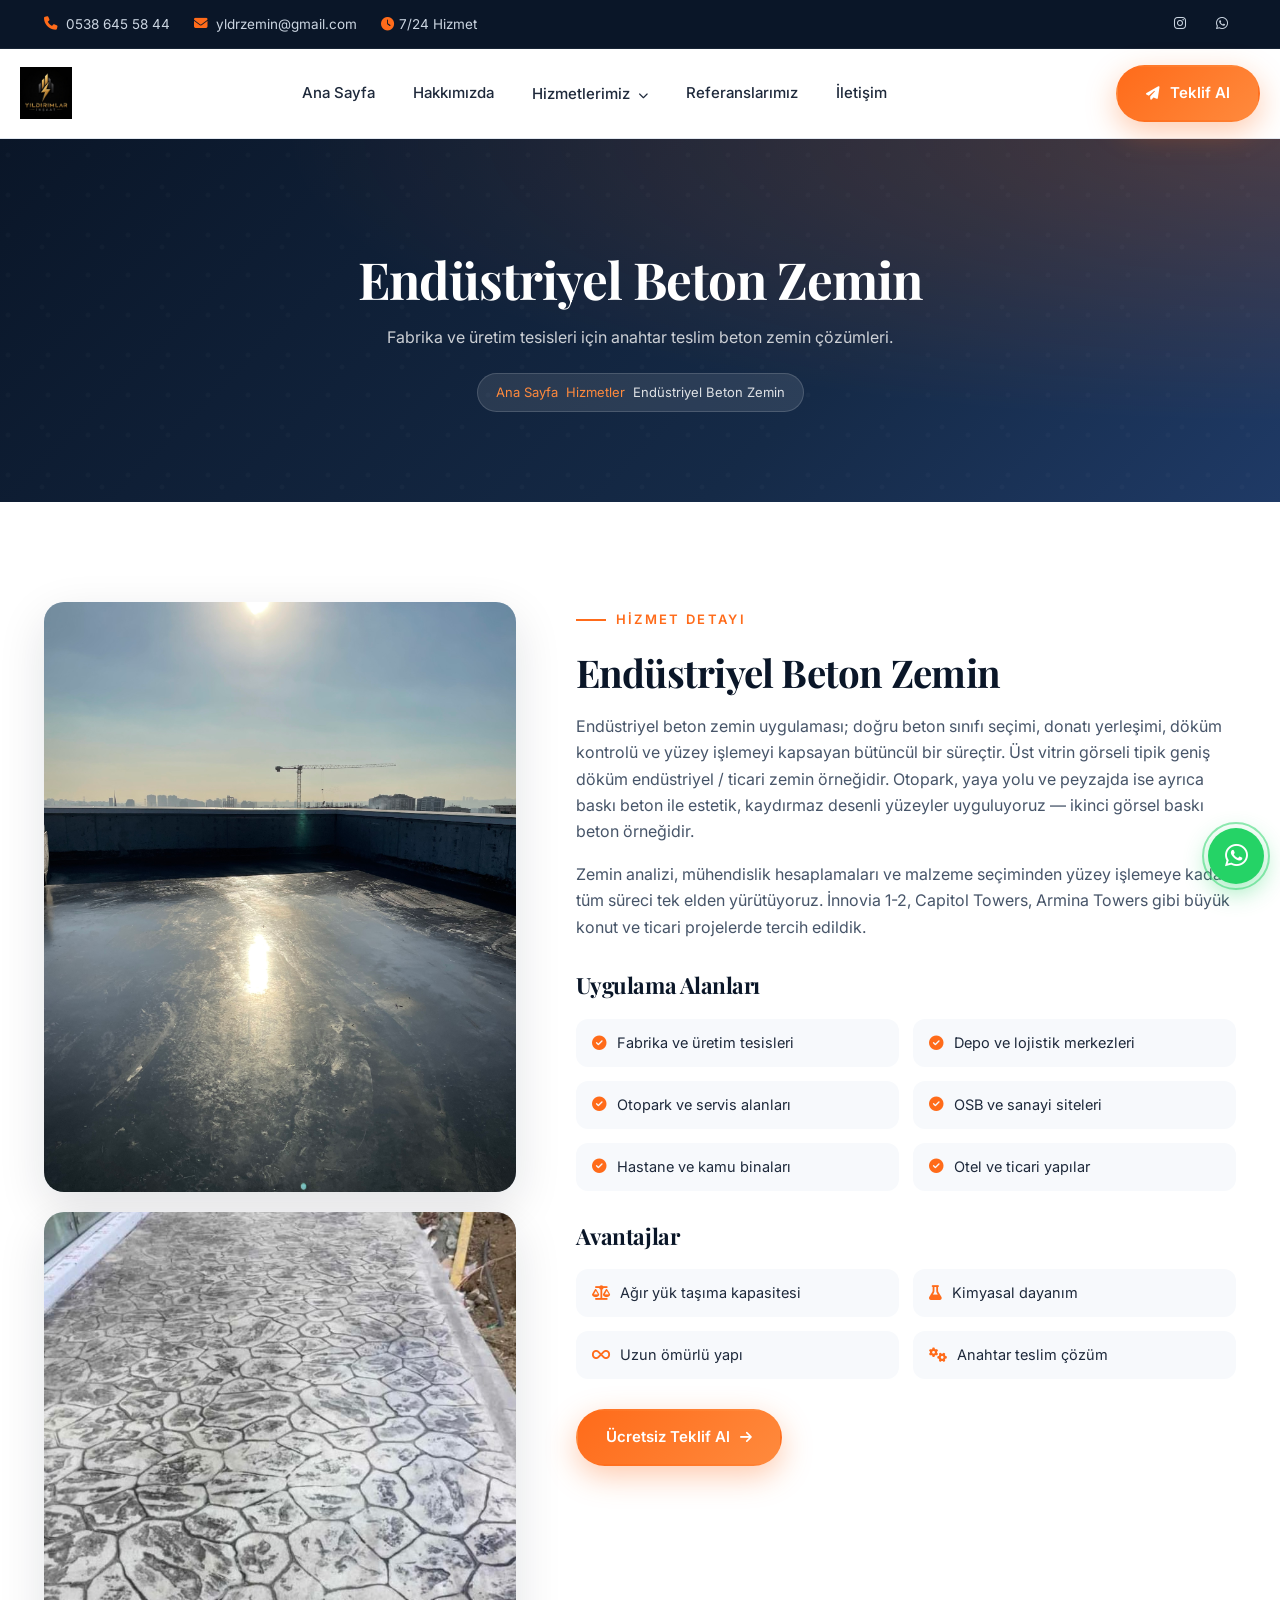
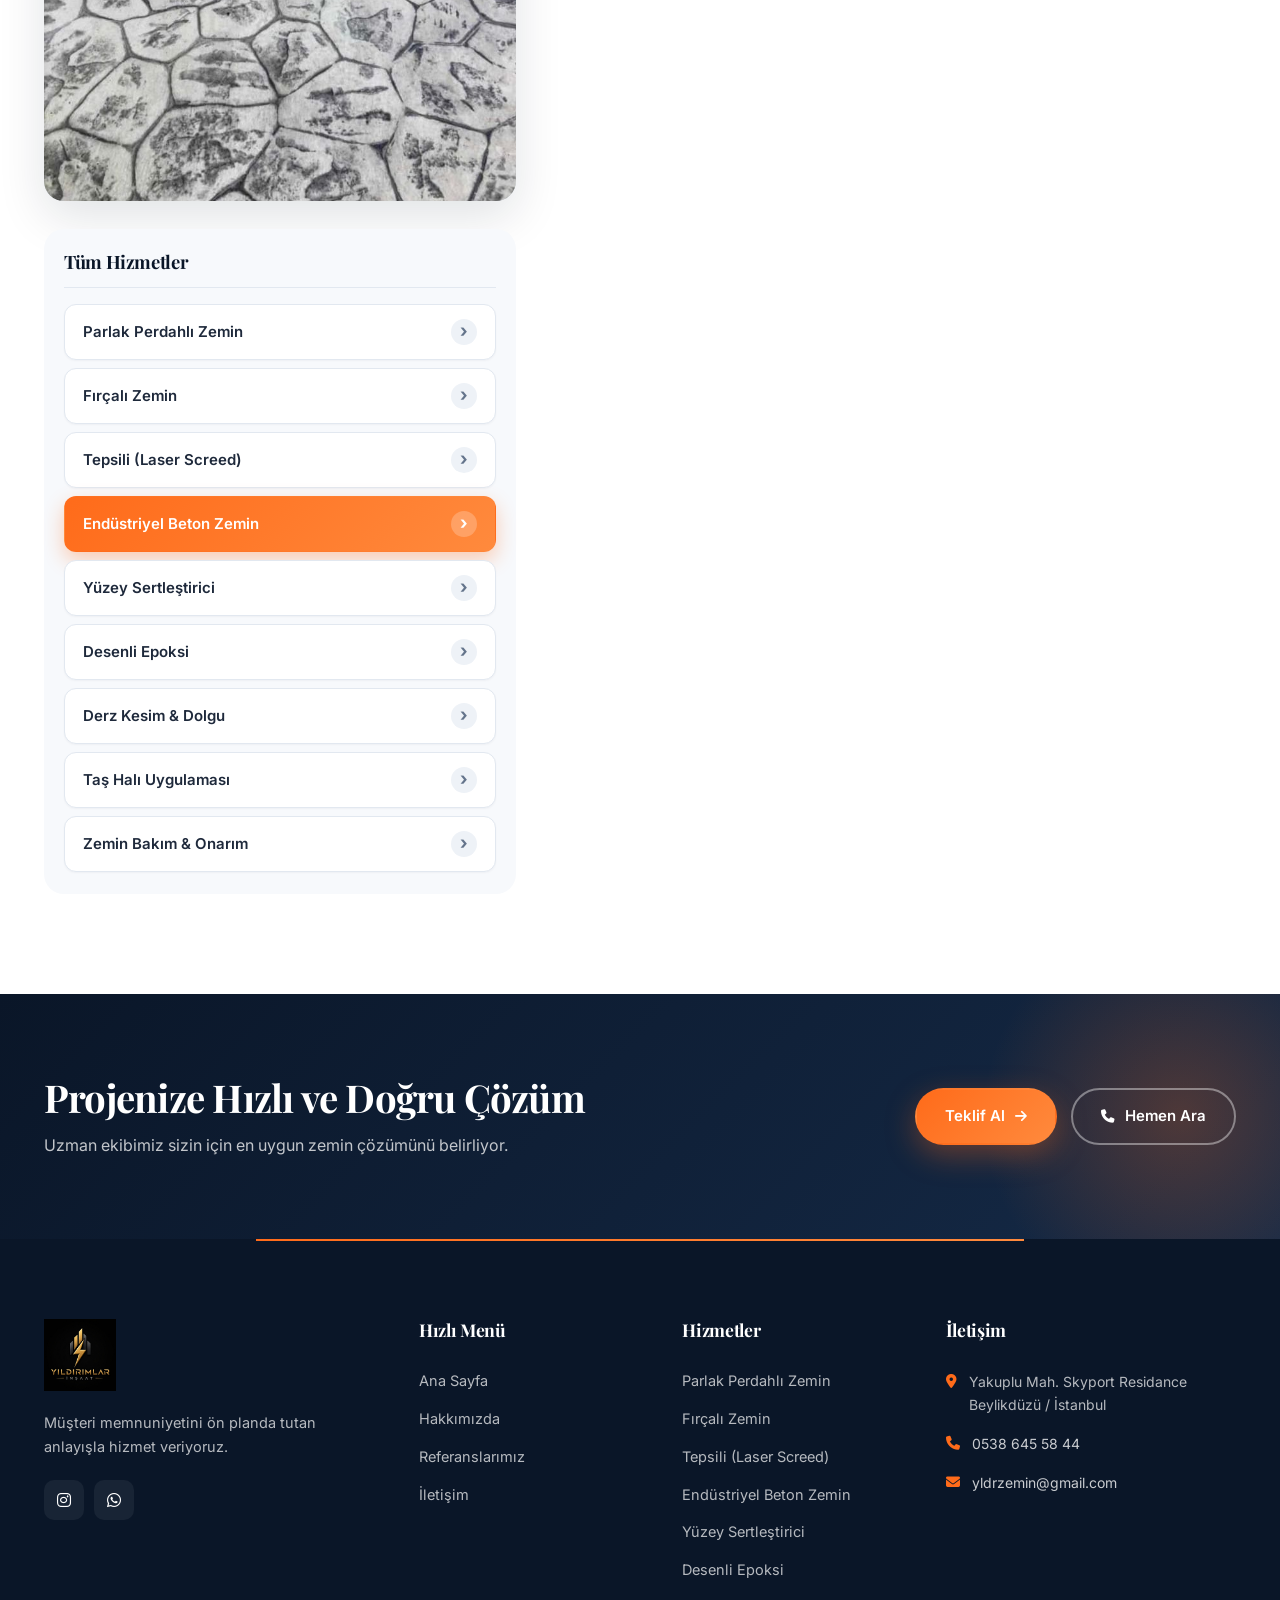
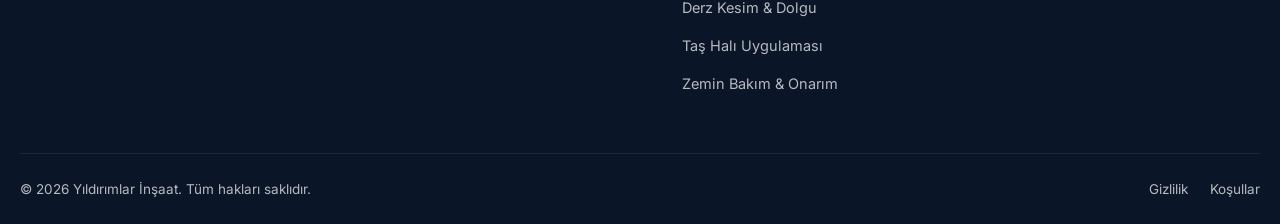
<file: hizmetler/endustriyel-beton-zemin.html>
<!DOCTYPE html>
<html lang="tr">
<head>
  <meta charset="UTF-8" />
  <meta name="viewport" content="width=device-width, initial-scale=1.0, viewport-fit=cover" />
  <title>Endüstriyel Beton Zemin — Yıldırımlar İnşaat</title>
  <meta name="description" content="Fabrika ve üretim tesisleri için anahtar teslim beton zemin çözümleri. Yıldırımlar İnşaat uzman ekibi ile Türkiye geneli hizmet." />
  <meta name="keywords" content="Endüstriyel Beton Zemin, Yıldırımlar İnşaat, endüstriyel zemin, beton zemin" />
  <meta name="author" content="Yıldırımlar İnşaat" />
  <meta name="robots" content="index, follow" />
  <link rel="canonical" href="https://yldrmlarinsaat.com/hizmetler/endustriyel-beton-zemin.html" />

  <meta property="og:type" content="article" />
  <meta property="og:site_name" content="Yıldırımlar İnşaat" />
  <meta property="og:title" content="Endüstriyel Beton Zemin — Yıldırımlar İnşaat" />
  <meta property="og:description" content="Fabrika ve üretim tesisleri için anahtar teslim beton zemin çözümleri." />
  <meta property="og:url" content="https://yldrmlarinsaat.com/hizmetler/endustriyel-beton-zemin.html" />
  <meta property="og:image" content="https://yldrmlarinsaat.com/images/service-4.jpg" />
  <meta property="og:locale" content="tr_TR" />

  <meta property="og:image:alt" content="Endüstriyel beton zemin dökümü — Yıldırımlar İnşaat" />
  <meta name="twitter:image:alt" content="Endüstriyel beton zemin dökümü — Yıldırımlar İnşaat" />
  <link rel="alternate" hreflang="tr" href="https://yldrmlarinsaat.com/hizmetler/endustriyel-beton-zemin.html" />
  <link rel="alternate" hreflang="x-default" href="https://yldrmlarinsaat.com/hizmetler/endustriyel-beton-zemin.html" />
  <meta name="twitter:card" content="summary_large_image" />
  <meta name="twitter:title" content="Endüstriyel Beton Zemin — Yıldırımlar İnşaat" />
  <meta name="twitter:description" content="Fabrika ve üretim tesisleri için anahtar teslim beton zemin çözümleri." />
  <meta name="twitter:image" content="https://yldrmlarinsaat.com/images/service-4.jpg" />

  <meta name="theme-color" content="#FF7A00" />
  <link rel="icon" type="image/png" href="../images/logo-yildirim.png?v=2" />

  <link rel="preconnect" href="https://fonts.googleapis.com" />
  <link rel="preconnect" href="https://fonts.gstatic.com" crossorigin />
  <link rel="preconnect" href="https://cdnjs.cloudflare.com" crossorigin />
  <link rel="dns-prefetch" href="//cdnjs.cloudflare.com" />
  <link href="https://fonts.googleapis.com/css2?family=Inter:wght@300;400;500;600;700&family=Playfair+Display:wght@600;700;800&display=swap" rel="stylesheet" />
  <link rel="stylesheet" href="https://cdnjs.cloudflare.com/ajax/libs/font-awesome/6.5.2/css/all.min.css" />
  <link rel="stylesheet" href="../css/style.css?v=22" />
  <script type="application/ld+json">
  {
    "@context": "https://schema.org",
    "@graph": [
      {
        "@type": "Service",
        "@id": "https://yldrmlarinsaat.com/hizmetler/endustriyel-beton-zemin.html#service",
        "name": "Endüstriyel Beton Zemin",
        "description": "Fabrika, depo ve ağır yük döşemeleri için mühendislikten uygulamaya anahtar teslim endüstriyel beton zemin; baskı beton ve dış mekân desenli yüzey seçenekleriyle.",
        "url": "https://yldrmlarinsaat.com/hizmetler/endustriyel-beton-zemin.html",
        "image": "https://yldrmlarinsaat.com/images/service-4.jpg",
        "provider": { "@id": "https://yldrmlarinsaat.com/#organization" },
        "areaServed": { "@type": "Country", "name": "Türkiye" },
        "serviceType": "Endüstriyel Beton Zemin",
        "category": "Endüstriyel Zemin Uygulamaları",
        "offers": {
          "@type": "Offer",
          "availability": "https://schema.org/InStock",
          "priceCurrency": "TRY",
          "url": "https://yldrmlarinsaat.com/iletisim.html",
          "businessFunction": "https://schema.org/ProvideService"
        }
      },
      {
        "@type": "WebPage",
        "@id": "https://yldrmlarinsaat.com/hizmetler/endustriyel-beton-zemin.html#webpage",
        "url": "https://yldrmlarinsaat.com/hizmetler/endustriyel-beton-zemin.html",
        "name": "Endüstriyel Beton Zemin — Yıldırımlar İnşaat",
        "description": "Fabrika ve depo beton zemin çözümleri.",
        "isPartOf": { "@id": "https://yldrmlarinsaat.com/#website" },
        "about": { "@id": "https://yldrmlarinsaat.com/hizmetler/endustriyel-beton-zemin.html#service" },
        "primaryImageOfPage": "https://yldrmlarinsaat.com/images/service-4.jpg",
        "breadcrumb": { "@id": "https://yldrmlarinsaat.com/hizmetler/endustriyel-beton-zemin.html#breadcrumb" },
        "inLanguage": "tr-TR"
      },
      {
        "@type": "BreadcrumbList",
        "@id": "https://yldrmlarinsaat.com/hizmetler/endustriyel-beton-zemin.html#breadcrumb",
        "itemListElement": [
          { "@type": "ListItem", "position": 1, "name": "Ana Sayfa", "item": "https://yldrmlarinsaat.com/" },
          { "@type": "ListItem", "position": 2, "name": "Hizmetler", "item": "https://yldrmlarinsaat.com/#hizmetler" },
          { "@type": "ListItem", "position": 3, "name": "Endüstriyel Beton Zemin" }
        ]
      }
    ]
  }
  </script>
</head>
<body>

  <div class="topbar">
    <div class="container topbar-inner">
      <div class="topbar-info">
        <a href="tel:+905386455844"><i class="fa-solid fa-phone"></i> 0538 645 58 44</a>
        <a href="mailto:yldrzemin@gmail.com"><i class="fa-solid fa-envelope"></i> yldrzemin@gmail.com</a>
        <span><i class="fa-solid fa-clock"></i> 7/24 Hizmet</span>
      </div>
      <div class="topbar-social">
        <a href="https://instagram.com/yldrm._.insaat" target="_blank" rel="noopener" aria-label="Instagram"><i class="fa-brands fa-instagram"></i></a>
        <a href="https://wa.me/905386455844" target="_blank" rel="noopener" aria-label="Whatsapp"><i class="fa-brands fa-whatsapp"></i></a>
      </div>
    </div>
  </div>

  <header class="header">
    <div class="container nav">
      <a href="../index.html" class="logo" aria-label="Yıldırımlar İnşaat — Ana sayfa">
        <img src="../images/logo-yildirim.png?v=2" alt="Yıldırımlar İnşaat" width="120" height="120" class="logo-img" />
      </a>
      <nav class="nav-menu">
        <a href="../index.html">Ana Sayfa</a>
        <a href="../hakkimizda.html">Hakkımızda</a>
        <div class="has-drop">
          <a href="../index.html#hizmetler">Hizmetlerimiz <i class="fa-solid fa-chevron-down" style="font-size:10px;margin-left:4px"></i></a>
          <div class="drop">
            <a href="parlak-perdahli-zemin.html">Parlak Perdahlı Zemin</a>
            <a href="fircali-zemin.html">Fırçalı Zemin</a>
            <a href="tepsili-zemin.html">Tepsili (Laser Screed)</a>
            <a href="endustriyel-beton-zemin.html">Endüstriyel Beton Zemin</a>
            <a href="yuzey-sertlestirici.html">Yüzey Sertleştirici</a>
            <a href="desenli-epoksi.html">Desenli Epoksi</a>
            <a href="derz-kesim-dolgu.html">Derz Kesim &amp; Dolgu</a>
            <a href="tas-hali.html">Taş Halı Uygulaması</a>
            <a href="zemin-bakim-onarim.html">Zemin Bakım &amp; Onarım</a>
          </div>
        </div>
        <a href="../referanslar.html">Referanslarımız</a>
        <a href="../iletisim.html">İletişim</a>
        <a href="../iletisim.html" class="mobile-cta"><i class="fa-solid fa-paper-plane"></i> Teklif Al</a>
      </nav>
      <div class="nav-cta">
        <a href="../iletisim.html" class="btn btn-primary"><i class="fa-solid fa-paper-plane"></i> Teklif Al</a>
        <button class="nav-toggle"><i class="fa-solid fa-bars"></i></button>
      </div>
    </div>
  </header>

  <section class="page-header">
    <div class="container page-header-inner">
      <h1>Endüstriyel Beton Zemin</h1>
      <p>Fabrika ve üretim tesisleri için anahtar teslim beton zemin çözümleri.</p>
      <div class="breadcrumb">
        <a href="../index.html">Ana Sayfa</a>
       
        <a href="../index.html#hizmetler">Hizmetler</a>
       
        <span>Endüstriyel Beton Zemin</span>
      </div>
    </div>
  </section>

  <section class="section">
    <div class="container">
      <div class="service-detail-grid">
        <aside class="service-detail-media">
          <div class="img-main">
            <img src="../images/service-4.jpg" alt="Endüstriyel beton dökümü — geniş alan fabrika veya depo tipi zemin" onerror="this.style.display='none'" />
          </div>
          <div class="img-main" style="margin-top:20px">
            <img src="../images/service-baski.png" alt="Baskı beton — doğal taş desenli dış mekân yürüyüş yüzeyi örneği" onerror="this.style.display='none'" />
          </div>
          <div class="sidebar">
            <h4>Tüm Hizmetler</h4>
            <div class="sidebar-list">
              <a href="parlak-perdahli-zemin.html"><span class="link-text">Parlak Perdahlı Zemin</span><span class="link-arrow" aria-hidden="true">&rsaquo;</span></a>
              <a href="fircali-zemin.html"><span class="link-text">Fırçalı Zemin</span><span class="link-arrow" aria-hidden="true">&rsaquo;</span></a>
              <a href="tepsili-zemin.html"><span class="link-text">Tepsili (Laser Screed)</span><span class="link-arrow" aria-hidden="true">&rsaquo;</span></a>
              <a href="endustriyel-beton-zemin.html" class="active"><span class="link-text">Endüstriyel Beton Zemin</span><span class="link-arrow" aria-hidden="true">&rsaquo;</span></a>
              <a href="yuzey-sertlestirici.html"><span class="link-text">Yüzey Sertleştirici</span><span class="link-arrow" aria-hidden="true">&rsaquo;</span></a>
              <a href="desenli-epoksi.html"><span class="link-text">Desenli Epoksi</span><span class="link-arrow" aria-hidden="true">&rsaquo;</span></a>
              <a href="derz-kesim-dolgu.html"><span class="link-text">Derz Kesim & Dolgu</span><span class="link-arrow" aria-hidden="true">&rsaquo;</span></a>
              <a href="tas-hali.html"><span class="link-text">Taş Halı Uygulaması</span><span class="link-arrow" aria-hidden="true">&rsaquo;</span></a>
              <a href="zemin-bakim-onarim.html"><span class="link-text">Zemin Bakım & Onarım</span><span class="link-arrow" aria-hidden="true">&rsaquo;</span></a>
            </div>
          </div>
        </aside>

        <div class="service-detail-content reveal reveal-delay-1">
          <span class="eyebrow">Hizmet Detayı</span>
          <h2>Endüstriyel Beton Zemin</h2>
          <p>Endüstriyel beton zemin uygulaması; doğru beton sınıfı seçimi, donatı yerleşimi, döküm kontrolü ve yüzey işlemeyi kapsayan bütüncül bir süreçtir. Üst vitrin görseli tipik geniş döküm endüstriyel / ticari zemin örneğidir. Otopark, yaya yolu ve peyzajda ise ayrıca baskı beton ile estetik, kaydırmaz desenli yüzeyler uyguluyoruz — ikinci görsel baskı beton örneğidir.</p>
          <p>Zemin analizi, mühendislik hesaplamaları ve malzeme seçiminden yüzey işlemeye kadar tüm süreci tek elden yürütüyoruz. İnnovia 1-2, Capitol Towers, Armina Towers gibi büyük konut ve ticari projelerde tercih edildik.</p>

          <h3>Uygulama Alanları</h3>
          <ul class="feat-list">
            <li><i class="fa-solid fa-check-circle"></i>Fabrika ve üretim tesisleri</li>
            <li><i class="fa-solid fa-check-circle"></i>Depo ve lojistik merkezleri</li>
            <li><i class="fa-solid fa-check-circle"></i>Otopark ve servis alanları</li>
            <li><i class="fa-solid fa-check-circle"></i>OSB ve sanayi siteleri</li>
            <li><i class="fa-solid fa-check-circle"></i>Hastane ve kamu binaları</li>
            <li><i class="fa-solid fa-check-circle"></i>Otel ve ticari yapılar</li>
          </ul>

          <h3>Avantajlar</h3>
          <ul class="feat-list">
            <li><i class="fa-solid fa-scale-balanced"></i>Ağır yük taşıma kapasitesi</li>
            <li><i class="fa-solid fa-flask"></i>Kimyasal dayanım</li>
            <li><i class="fa-solid fa-infinity"></i>Uzun ömürlü yapı</li>
            <li><i class="fa-solid fa-gears"></i>Anahtar teslim çözüm</li>
          </ul>

          <div style="margin-top:30px">
            <a href="../iletisim.html" class="btn btn-primary">Ücretsiz Teklif Al <i class="fa-solid fa-arrow-right"></i></a>
          </div>
        </div>
      </div>
    </div>
  </section>

  <section class="cta-banner">
    <div class="container cta-inner reveal">
      <div>
        <h2>Projenize Hızlı ve Doğru Çözüm</h2>
        <p>Uzman ekibimiz sizin için en uygun zemin çözümünü belirliyor.</p>
      </div>
      <div class="cta-actions">
        <a href="../iletisim.html" class="btn btn-primary">Teklif Al <i class="fa-solid fa-arrow-right"></i></a>
        <a href="tel:+905386455844" class="btn btn-outline"><i class="fa-solid fa-phone"></i> Hemen Ara</a>
      </div>
    </div>
  </section>

  <footer class="footer">
    <div class="container footer-grid">
      <div class="footer-about">
        <a href="../index.html" class="logo" aria-label="Yıldırımlar İnşaat — Ana sayfa">
          <img src="../images/logo-yildirim.png?v=2" alt="Yıldırımlar İnşaat" width="120" height="120" class="logo-img" />
        </a>
        <p>Müşteri memnuniyetini ön planda tutan anlayışla hizmet veriyoruz.</p>
        <div class="footer-social">
          <a href="https://instagram.com/yldrm._.insaat" target="_blank" rel="noopener" aria-label="Instagram"><i class="fa-brands fa-instagram"></i></a>
          <a href="https://wa.me/905386455844" target="_blank" rel="noopener" aria-label="Whatsapp"><i class="fa-brands fa-whatsapp"></i></a>
        </div>
      </div>
      <div class="footer-col">
        <h5>Hızlı Menü</h5>
        <div class="footer-links">
          <a href="../index.html">Ana Sayfa</a>
          <a href="../hakkimizda.html">Hakkımızda</a>
          <a href="../referanslar.html">Referanslarımız</a>
          <a href="../iletisim.html">İletişim</a>
        </div>
      </div>
      <div class="footer-col">
        <h5>Hizmetler</h5>
        <div class="footer-links">
          <a href="parlak-perdahli-zemin.html">Parlak Perdahlı Zemin</a>
          <a href="fircali-zemin.html">Fırçalı Zemin</a>
          <a href="tepsili-zemin.html">Tepsili (Laser Screed)</a>
          <a href="endustriyel-beton-zemin.html">Endüstriyel Beton Zemin</a>
          <a href="yuzey-sertlestirici.html">Yüzey Sertleştirici</a>
          <a href="desenli-epoksi.html">Desenli Epoksi</a>
          <a href="derz-kesim-dolgu.html">Derz Kesim & Dolgu</a>
          <a href="tas-hali.html">Taş Halı Uygulaması</a>
          <a href="zemin-bakim-onarim.html">Zemin Bakım & Onarım</a>
        </div>
      </div>
      <div class="footer-col">
        <h5>İletişim</h5>
        <ul class="footer-contact">
          <li><i class="fa-solid fa-location-dot"></i><span>Yakuplu Mah. Skyport Residance<br>Beylikdüzü / İstanbul</span></li>
          <li><i class="fa-solid fa-phone"></i><a href="tel:+905386455844">0538 645 58 44</a></li>
          <li><i class="fa-solid fa-envelope"></i><a href="mailto:yldrzemin@gmail.com">yldrzemin@gmail.com</a></li>
        </ul>
      </div>
    </div>
    <div class="container footer-bottom">
      <span>© <span data-year>2026</span> Yıldırımlar İnşaat. Tüm hakları saklıdır.</span>
      <div class="footer-bottom-links"><a href="#">Gizlilik</a><a href="#">Koşullar</a></div>
    </div>
  </footer>

  <a href="https://wa.me/905386455844" class="float-whatsapp" target="_blank"><i class="fa-brands fa-whatsapp"></i></a>

  <script src="../js/main.js?v=6"></script>
</body>
</html>
</file>
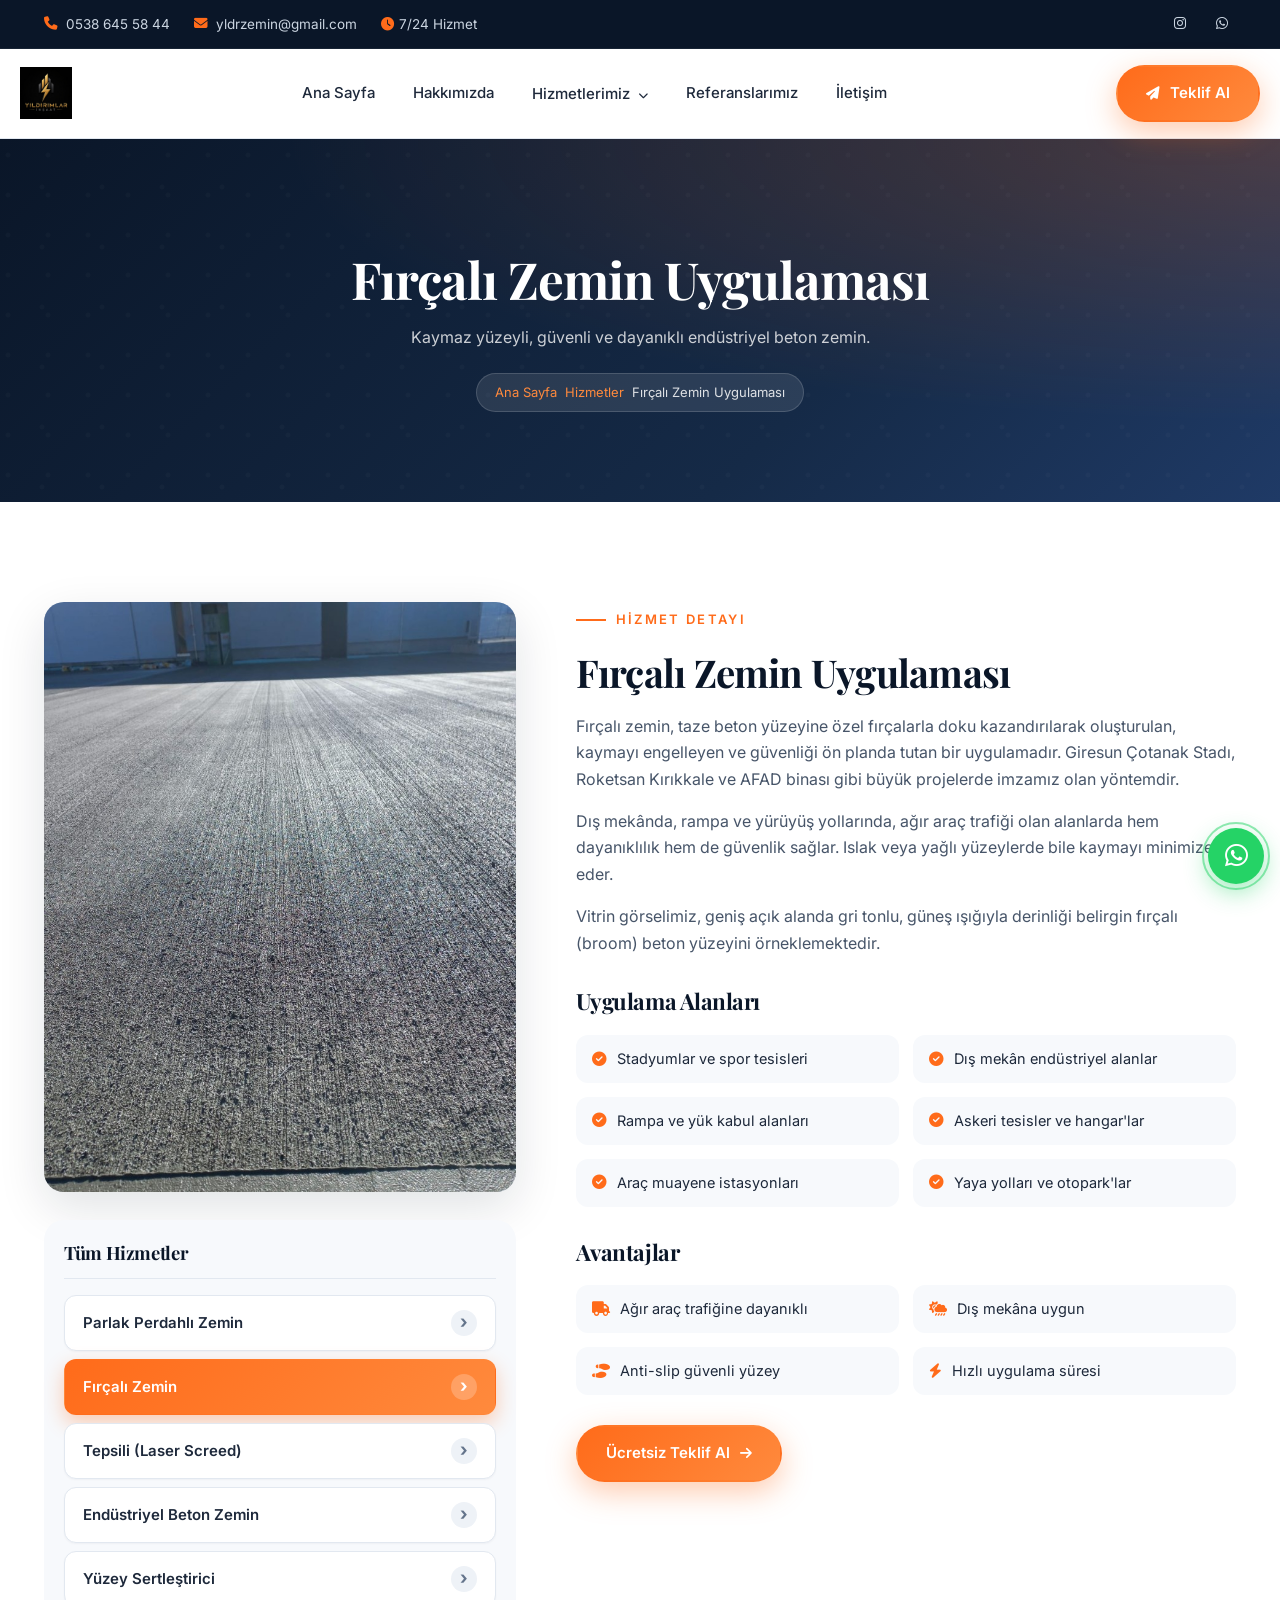
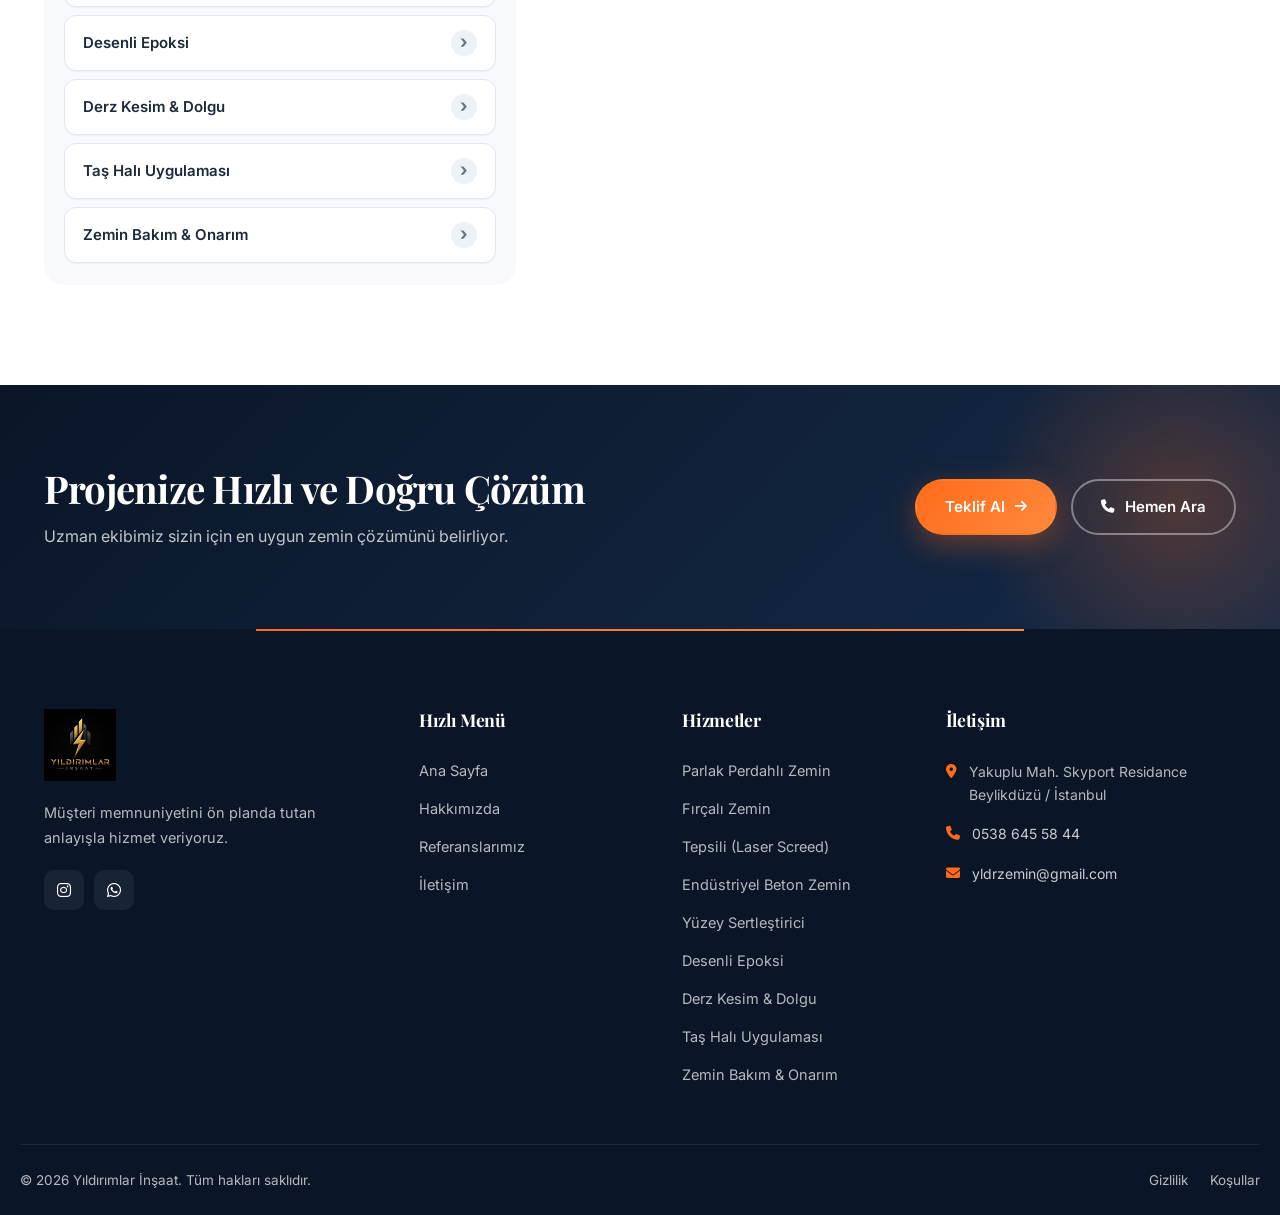
<file: hizmetler/fircali-zemin.html>
<!DOCTYPE html>
<html lang="tr">
<head>
  <meta charset="UTF-8" />
  <meta name="viewport" content="width=device-width, initial-scale=1.0, viewport-fit=cover" />
  <title>Fırçalı Zemin Uygulaması — Yıldırımlar İnşaat</title>
  <meta name="description" content="Kaymaz yüzeyli, güvenli ve dayanıklı endüstriyel beton zemin. Yıldırımlar İnşaat uzman ekibi ile Türkiye geneli hizmet." />
  <meta name="keywords" content="Fırçalı Zemin Uygulaması, Yıldırımlar İnşaat, endüstriyel zemin, beton zemin" />
  <meta name="author" content="Yıldırımlar İnşaat" />
  <meta name="robots" content="index, follow" />
  <link rel="canonical" href="https://yldrmlarinsaat.com/hizmetler/fircali-zemin.html" />

  <meta property="og:type" content="article" />
  <meta property="og:site_name" content="Yıldırımlar İnşaat" />
  <meta property="og:title" content="Fırçalı Zemin Uygulaması — Yıldırımlar İnşaat" />
  <meta property="og:description" content="Kaymaz yüzeyli, güvenli ve dayanıklı endüstriyel beton zemin." />
  <meta property="og:url" content="https://yldrmlarinsaat.com/hizmetler/fircali-zemin.html" />
  <meta property="og:image" content="https://yldrmlarinsaat.com/images/service-2.png" />
  <meta property="og:locale" content="tr_TR" />

  <meta property="og:image:alt" content="Fırçalı (broom) beton — geniş alan gri kaydırmaz yüzey — Yıldırımlar İnşaat" />
  <meta name="twitter:image:alt" content="Fırçalı (broom) beton — geniş alan gri kaydırmaz yüzey — Yıldırımlar İnşaat" />
  <link rel="alternate" hreflang="tr" href="https://yldrmlarinsaat.com/hizmetler/fircali-zemin.html" />
  <link rel="alternate" hreflang="x-default" href="https://yldrmlarinsaat.com/hizmetler/fircali-zemin.html" />
  <meta name="twitter:card" content="summary_large_image" />
  <meta name="twitter:title" content="Fırçalı Zemin Uygulaması — Yıldırımlar İnşaat" />
  <meta name="twitter:description" content="Kaymaz yüzeyli, güvenli ve dayanıklı endüstriyel beton zemin." />
  <meta name="twitter:image" content="https://yldrmlarinsaat.com/images/service-2.png" />

  <meta name="theme-color" content="#FF7A00" />
  <link rel="icon" type="image/png" href="../images/logo-yildirim.png?v=2" />

  <link rel="preconnect" href="https://fonts.googleapis.com" />
  <link rel="preconnect" href="https://fonts.gstatic.com" crossorigin />
  <link rel="preconnect" href="https://cdnjs.cloudflare.com" crossorigin />
  <link rel="dns-prefetch" href="//cdnjs.cloudflare.com" />
  <link href="https://fonts.googleapis.com/css2?family=Inter:wght@300;400;500;600;700&family=Playfair+Display:wght@600;700;800&display=swap" rel="stylesheet" />
  <link rel="stylesheet" href="https://cdnjs.cloudflare.com/ajax/libs/font-awesome/6.5.2/css/all.min.css" />
  <link rel="stylesheet" href="../css/style.css?v=22" />
  <script type="application/ld+json">
  {
    "@context": "https://schema.org",
    "@graph": [
      {
        "@type": "Service",
        "@id": "https://yldrmlarinsaat.com/hizmetler/fircali-zemin.html#service",
        "name": "Fırçalı Zemin Uygulaması",
        "description": "Kaymaz (anti-slip) yüzeyli fırçalı beton zemin; rampa, dış mekân ve yüksek trafikli alanlar için güvenli, dayanıklı endüstriyel zemin çözümü.",
        "url": "https://yldrmlarinsaat.com/hizmetler/fircali-zemin.html",
        "image": "https://yldrmlarinsaat.com/images/service-2.png",
        "provider": { "@id": "https://yldrmlarinsaat.com/#organization" },
        "areaServed": { "@type": "Country", "name": "Türkiye" },
        "serviceType": "Fırçalı Zemin Uygulaması",
        "category": "Endüstriyel Zemin Uygulamaları",
        "offers": {
          "@type": "Offer",
          "availability": "https://schema.org/InStock",
          "priceCurrency": "TRY",
          "url": "https://yldrmlarinsaat.com/iletisim.html",
          "businessFunction": "https://schema.org/ProvideService"
        }
      },
      {
        "@type": "WebPage",
        "@id": "https://yldrmlarinsaat.com/hizmetler/fircali-zemin.html#webpage",
        "url": "https://yldrmlarinsaat.com/hizmetler/fircali-zemin.html",
        "name": "Fırçalı Zemin Uygulaması — Yıldırımlar İnşaat",
        "description": "Kaymaz fırçalı endüstriyel beton zemin.",
        "isPartOf": { "@id": "https://yldrmlarinsaat.com/#website" },
        "about": { "@id": "https://yldrmlarinsaat.com/hizmetler/fircali-zemin.html#service" },
        "primaryImageOfPage": "https://yldrmlarinsaat.com/images/service-2.png",
        "breadcrumb": { "@id": "https://yldrmlarinsaat.com/hizmetler/fircali-zemin.html#breadcrumb" },
        "inLanguage": "tr-TR"
      },
      {
        "@type": "BreadcrumbList",
        "@id": "https://yldrmlarinsaat.com/hizmetler/fircali-zemin.html#breadcrumb",
        "itemListElement": [
          { "@type": "ListItem", "position": 1, "name": "Ana Sayfa", "item": "https://yldrmlarinsaat.com/" },
          { "@type": "ListItem", "position": 2, "name": "Hizmetler", "item": "https://yldrmlarinsaat.com/#hizmetler" },
          { "@type": "ListItem", "position": 3, "name": "Fırçalı Zemin Uygulaması" }
        ]
      }
    ]
  }
  </script>
</head>
<body>

  <div class="topbar">
    <div class="container topbar-inner">
      <div class="topbar-info">
        <a href="tel:+905386455844"><i class="fa-solid fa-phone"></i> 0538 645 58 44</a>
        <a href="mailto:yldrzemin@gmail.com"><i class="fa-solid fa-envelope"></i> yldrzemin@gmail.com</a>
        <span><i class="fa-solid fa-clock"></i> 7/24 Hizmet</span>
      </div>
      <div class="topbar-social">
        <a href="https://instagram.com/yldrm._.insaat" target="_blank" rel="noopener" aria-label="Instagram"><i class="fa-brands fa-instagram"></i></a>
        <a href="https://wa.me/905386455844" target="_blank" rel="noopener" aria-label="Whatsapp"><i class="fa-brands fa-whatsapp"></i></a>
      </div>
    </div>
  </div>

  <header class="header">
    <div class="container nav">
      <a href="../index.html" class="logo" aria-label="Yıldırımlar İnşaat — Ana sayfa">
        <img src="../images/logo-yildirim.png?v=2" alt="Yıldırımlar İnşaat" width="120" height="120" class="logo-img" />
      </a>
      <nav class="nav-menu">
        <a href="../index.html">Ana Sayfa</a>
        <a href="../hakkimizda.html">Hakkımızda</a>
        <div class="has-drop">
          <a href="../index.html#hizmetler">Hizmetlerimiz <i class="fa-solid fa-chevron-down" style="font-size:10px;margin-left:4px"></i></a>
          <div class="drop">
            <a href="parlak-perdahli-zemin.html">Parlak Perdahlı Zemin</a>
            <a href="fircali-zemin.html">Fırçalı Zemin</a>
            <a href="tepsili-zemin.html">Tepsili (Laser Screed)</a>
            <a href="endustriyel-beton-zemin.html">Endüstriyel Beton Zemin</a>
            <a href="yuzey-sertlestirici.html">Yüzey Sertleştirici</a>
            <a href="desenli-epoksi.html">Desenli Epoksi</a>
            <a href="derz-kesim-dolgu.html">Derz Kesim &amp; Dolgu</a>
            <a href="tas-hali.html">Taş Halı Uygulaması</a>
            <a href="zemin-bakim-onarim.html">Zemin Bakım &amp; Onarım</a>
          </div>
        </div>
        <a href="../referanslar.html">Referanslarımız</a>
        <a href="../iletisim.html">İletişim</a>
        <a href="../iletisim.html" class="mobile-cta"><i class="fa-solid fa-paper-plane"></i> Teklif Al</a>
      </nav>
      <div class="nav-cta">
        <a href="../iletisim.html" class="btn btn-primary"><i class="fa-solid fa-paper-plane"></i> Teklif Al</a>
        <button class="nav-toggle"><i class="fa-solid fa-bars"></i></button>
      </div>
    </div>
  </header>

  <section class="page-header">
    <div class="container page-header-inner">
      <h1>Fırçalı Zemin Uygulaması</h1>
      <p>Kaymaz yüzeyli, güvenli ve dayanıklı endüstriyel beton zemin.</p>
      <div class="breadcrumb">
        <a href="../index.html">Ana Sayfa</a>
       
        <a href="../index.html#hizmetler">Hizmetler</a>
       
        <span>Fırçalı Zemin Uygulaması</span>
      </div>
    </div>
  </section>

  <section class="section">
    <div class="container">
      <div class="service-detail-grid">
        <aside class="service-detail-media">
          <div class="img-main">
            <img src="../images/service-2.png" alt="Dış mekân fırçalı beton — güneşte belirgin paralel fırça izleri, gri broom finish" onerror="this.style.display='none'" />
          </div>
          <div class="sidebar">
            <h4>Tüm Hizmetler</h4>
            <div class="sidebar-list">
              <a href="parlak-perdahli-zemin.html"><span class="link-text">Parlak Perdahlı Zemin</span><span class="link-arrow" aria-hidden="true">&rsaquo;</span></a>
              <a href="fircali-zemin.html" class="active"><span class="link-text">Fırçalı Zemin</span><span class="link-arrow" aria-hidden="true">&rsaquo;</span></a>
              <a href="tepsili-zemin.html"><span class="link-text">Tepsili (Laser Screed)</span><span class="link-arrow" aria-hidden="true">&rsaquo;</span></a>
              <a href="endustriyel-beton-zemin.html"><span class="link-text">Endüstriyel Beton Zemin</span><span class="link-arrow" aria-hidden="true">&rsaquo;</span></a>
              <a href="yuzey-sertlestirici.html"><span class="link-text">Yüzey Sertleştirici</span><span class="link-arrow" aria-hidden="true">&rsaquo;</span></a>
              <a href="desenli-epoksi.html"><span class="link-text">Desenli Epoksi</span><span class="link-arrow" aria-hidden="true">&rsaquo;</span></a>
              <a href="derz-kesim-dolgu.html"><span class="link-text">Derz Kesim & Dolgu</span><span class="link-arrow" aria-hidden="true">&rsaquo;</span></a>
              <a href="tas-hali.html"><span class="link-text">Taş Halı Uygulaması</span><span class="link-arrow" aria-hidden="true">&rsaquo;</span></a>
              <a href="zemin-bakim-onarim.html"><span class="link-text">Zemin Bakım & Onarım</span><span class="link-arrow" aria-hidden="true">&rsaquo;</span></a>
            </div>
          </div>
        </aside>

        <div class="service-detail-content reveal reveal-delay-1">
          <span class="eyebrow">Hizmet Detayı</span>
          <h2>Fırçalı Zemin Uygulaması</h2>
          <p>Fırçalı zemin, taze beton yüzeyine özel fırçalarla doku kazandırılarak oluşturulan, kaymayı engelleyen ve güvenliği ön planda tutan bir uygulamadır. Giresun Çotanak Stadı, Roketsan Kırıkkale ve AFAD binası gibi büyük projelerde imzamız olan yöntemdir.</p>
          <p>Dış mekânda, rampa ve yürüyüş yollarında, ağır araç trafiği olan alanlarda hem dayanıklılık hem de güvenlik sağlar. Islak veya yağlı yüzeylerde bile kaymayı minimize eder.</p>
          <p>Vitrin görselimiz, geniş açık alanda gri tonlu, güneş ışığıyla derinliği belirgin fırçalı (broom) beton yüzeyini örneklemektedir.</p>

          <h3>Uygulama Alanları</h3>
          <ul class="feat-list">
            <li><i class="fa-solid fa-check-circle"></i>Stadyumlar ve spor tesisleri</li>
            <li><i class="fa-solid fa-check-circle"></i>Dış mekân endüstriyel alanlar</li>
            <li><i class="fa-solid fa-check-circle"></i>Rampa ve yük kabul alanları</li>
            <li><i class="fa-solid fa-check-circle"></i>Askeri tesisler ve hangar'lar</li>
            <li><i class="fa-solid fa-check-circle"></i>Araç muayene istasyonları</li>
            <li><i class="fa-solid fa-check-circle"></i>Yaya yolları ve otopark'lar</li>
          </ul>

          <h3>Avantajlar</h3>
          <ul class="feat-list">
            <li><i class="fa-solid fa-truck"></i>Ağır araç trafiğine dayanıklı</li>
            <li><i class="fa-solid fa-cloud-sun-rain"></i>Dış mekâna uygun</li>
            <li><i class="fa-solid fa-shoe-prints"></i>Anti-slip güvenli yüzey</li>
            <li><i class="fa-solid fa-bolt"></i>Hızlı uygulama süresi</li>
          </ul>

          <div style="margin-top:30px">
            <a href="../iletisim.html" class="btn btn-primary">Ücretsiz Teklif Al <i class="fa-solid fa-arrow-right"></i></a>
          </div>
        </div>
      </div>
    </div>
  </section>

  <section class="cta-banner">
    <div class="container cta-inner reveal">
      <div>
        <h2>Projenize Hızlı ve Doğru Çözüm</h2>
        <p>Uzman ekibimiz sizin için en uygun zemin çözümünü belirliyor.</p>
      </div>
      <div class="cta-actions">
        <a href="../iletisim.html" class="btn btn-primary">Teklif Al <i class="fa-solid fa-arrow-right"></i></a>
        <a href="tel:+905386455844" class="btn btn-outline"><i class="fa-solid fa-phone"></i> Hemen Ara</a>
      </div>
    </div>
  </section>

  <footer class="footer">
    <div class="container footer-grid">
      <div class="footer-about">
        <a href="../index.html" class="logo" aria-label="Yıldırımlar İnşaat — Ana sayfa">
          <img src="../images/logo-yildirim.png?v=2" alt="Yıldırımlar İnşaat" width="120" height="120" class="logo-img" />
        </a>
        <p>Müşteri memnuniyetini ön planda tutan anlayışla hizmet veriyoruz.</p>
        <div class="footer-social">
          <a href="https://instagram.com/yldrm._.insaat" target="_blank" rel="noopener" aria-label="Instagram"><i class="fa-brands fa-instagram"></i></a>
          <a href="https://wa.me/905386455844" target="_blank" rel="noopener" aria-label="Whatsapp"><i class="fa-brands fa-whatsapp"></i></a>
        </div>
      </div>
      <div class="footer-col">
        <h5>Hızlı Menü</h5>
        <div class="footer-links">
          <a href="../index.html">Ana Sayfa</a>
          <a href="../hakkimizda.html">Hakkımızda</a>
          <a href="../referanslar.html">Referanslarımız</a>
          <a href="../iletisim.html">İletişim</a>
        </div>
      </div>
      <div class="footer-col">
        <h5>Hizmetler</h5>
        <div class="footer-links">
          <a href="parlak-perdahli-zemin.html">Parlak Perdahlı Zemin</a>
          <a href="fircali-zemin.html">Fırçalı Zemin</a>
          <a href="tepsili-zemin.html">Tepsili (Laser Screed)</a>
          <a href="endustriyel-beton-zemin.html">Endüstriyel Beton Zemin</a>
          <a href="yuzey-sertlestirici.html">Yüzey Sertleştirici</a>
          <a href="desenli-epoksi.html">Desenli Epoksi</a>
          <a href="derz-kesim-dolgu.html">Derz Kesim & Dolgu</a>
          <a href="tas-hali.html">Taş Halı Uygulaması</a>
          <a href="zemin-bakim-onarim.html">Zemin Bakım & Onarım</a>
        </div>
      </div>
      <div class="footer-col">
        <h5>İletişim</h5>
        <ul class="footer-contact">
          <li><i class="fa-solid fa-location-dot"></i><span>Yakuplu Mah. Skyport Residance<br>Beylikdüzü / İstanbul</span></li>
          <li><i class="fa-solid fa-phone"></i><a href="tel:+905386455844">0538 645 58 44</a></li>
          <li><i class="fa-solid fa-envelope"></i><a href="mailto:yldrzemin@gmail.com">yldrzemin@gmail.com</a></li>
        </ul>
      </div>
    </div>
    <div class="container footer-bottom">
      <span>© <span data-year>2026</span> Yıldırımlar İnşaat. Tüm hakları saklıdır.</span>
      <div class="footer-bottom-links"><a href="#">Gizlilik</a><a href="#">Koşullar</a></div>
    </div>
  </footer>

  <a href="https://wa.me/905386455844" class="float-whatsapp" target="_blank"><i class="fa-brands fa-whatsapp"></i></a>

  <script src="../js/main.js?v=6"></script>
</body>
</html>
</file>
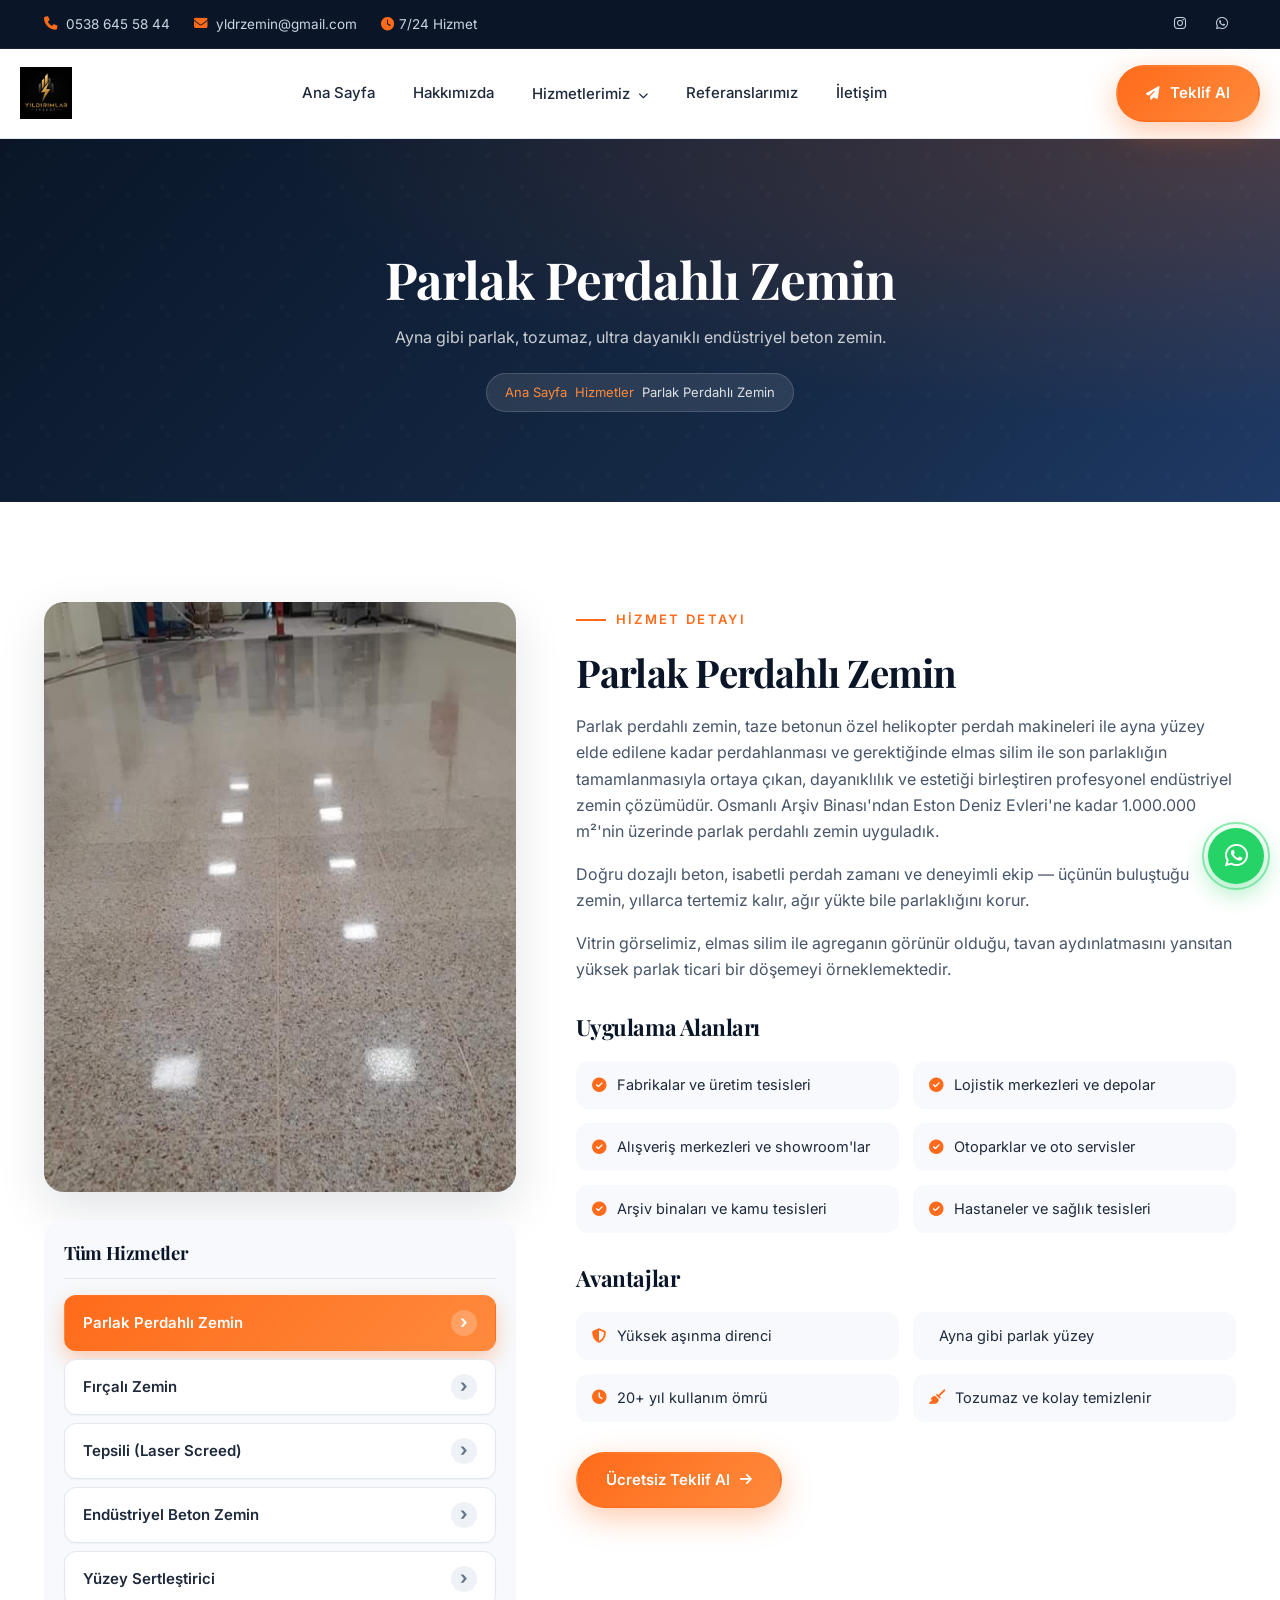
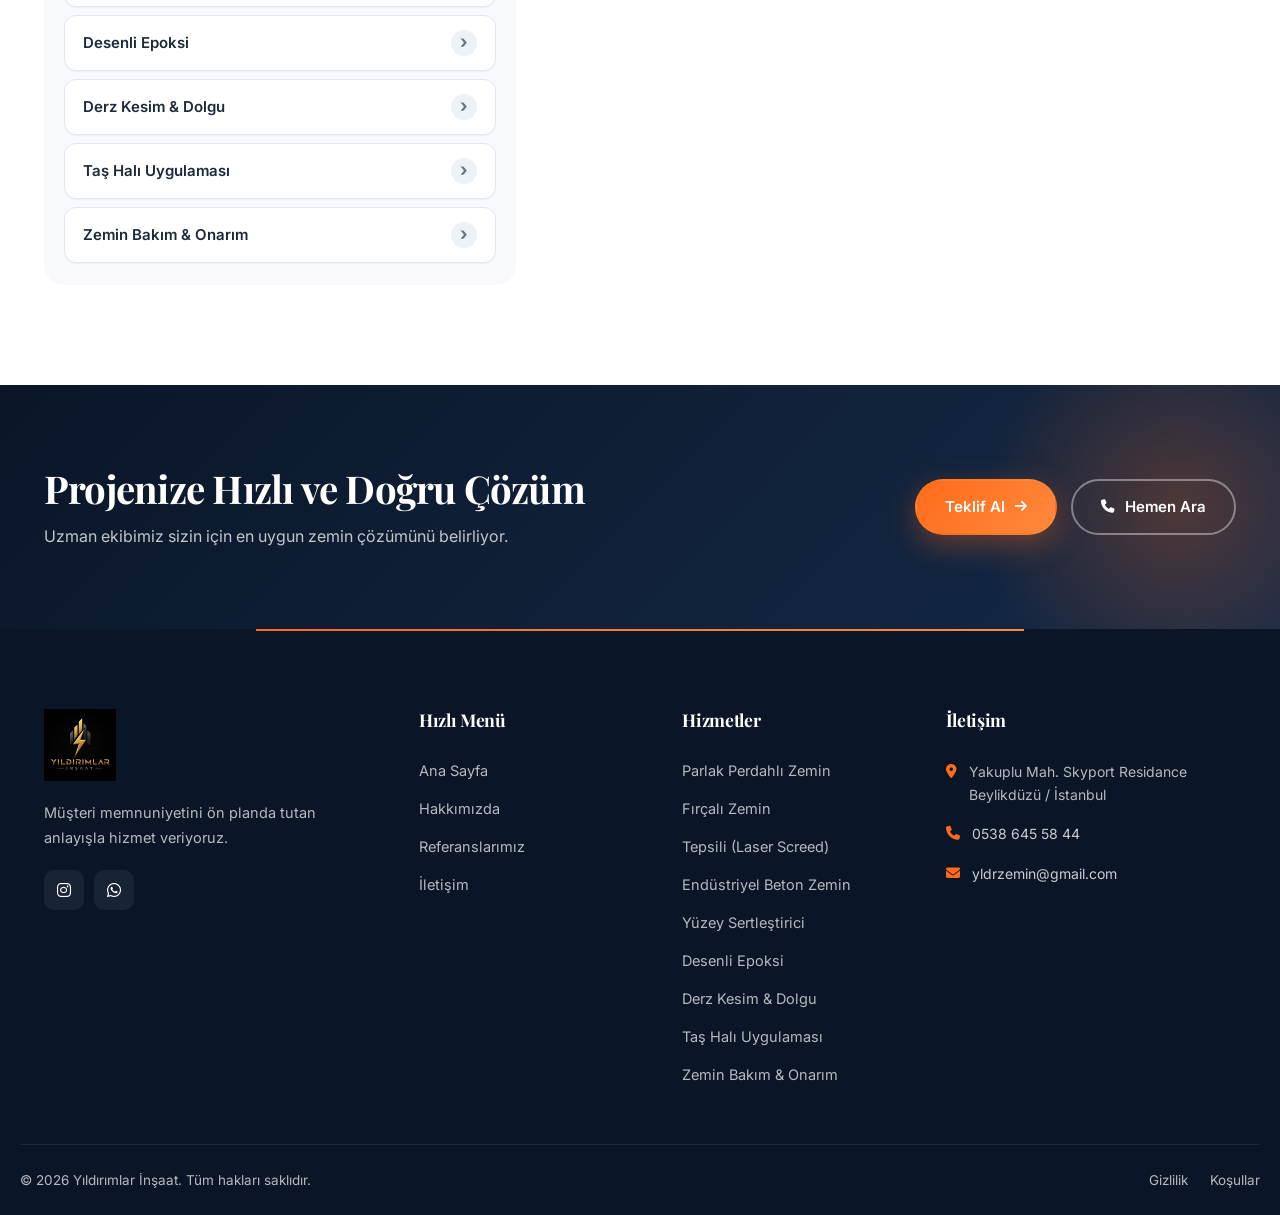
<file: hizmetler/parlak-perdahli-zemin.html>
<!DOCTYPE html>
<html lang="tr">
<head>
  <meta charset="UTF-8" />
  <meta name="viewport" content="width=device-width, initial-scale=1.0, viewport-fit=cover" />
  <title>Parlak Perdahlı Zemin — Yıldırımlar İnşaat</title>
  <meta name="description" content="Ayna gibi parlak, tozumaz, ultra dayanıklı endüstriyel beton zemin. Yıldırımlar İnşaat uzman ekibi ile Türkiye geneli hizmet." />
  <meta name="keywords" content="Parlak Perdahlı Zemin, Yıldırımlar İnşaat, endüstriyel zemin, beton zemin" />
  <meta name="author" content="Yıldırımlar İnşaat" />
  <meta name="robots" content="index, follow" />
  <link rel="canonical" href="https://yldrmlarinsaat.com/hizmetler/parlak-perdahli-zemin.html" />

  <meta property="og:type" content="article" />
  <meta property="og:site_name" content="Yıldırımlar İnşaat" />
  <meta property="og:title" content="Parlak Perdahlı Zemin — Yıldırımlar İnşaat" />
  <meta property="og:description" content="Ayna gibi parlak, tozumaz, ultra dayanıklı endüstriyel beton zemin." />
  <meta property="og:url" content="https://yldrmlarinsaat.com/hizmetler/parlak-perdahli-zemin.html" />
  <meta property="og:image" content="https://yldrmlarinsaat.com/images/service-1.png" />
  <meta property="og:locale" content="tr_TR" />

  <meta property="og:image:alt" content="Parlak beton silim — yüksek parlak agregalı ticari zemin — Yıldırımlar İnşaat" />
  <meta name="twitter:image:alt" content="Parlak beton silim — yüksek parlak agregalı ticari zemin — Yıldırımlar İnşaat" />
  <link rel="alternate" hreflang="tr" href="https://yldrmlarinsaat.com/hizmetler/parlak-perdahli-zemin.html" />
  <link rel="alternate" hreflang="x-default" href="https://yldrmlarinsaat.com/hizmetler/parlak-perdahli-zemin.html" />
  <meta name="twitter:card" content="summary_large_image" />
  <meta name="twitter:title" content="Parlak Perdahlı Zemin — Yıldırımlar İnşaat" />
  <meta name="twitter:description" content="Ayna gibi parlak, tozumaz, ultra dayanıklı endüstriyel beton zemin." />
  <meta name="twitter:image" content="https://yldrmlarinsaat.com/images/service-1.png" />

  <meta name="theme-color" content="#FF7A00" />
  <link rel="icon" type="image/png" href="../images/logo-yildirim.png?v=2" />

  <link rel="preconnect" href="https://fonts.googleapis.com" />
  <link rel="preconnect" href="https://fonts.gstatic.com" crossorigin />
  <link rel="preconnect" href="https://cdnjs.cloudflare.com" crossorigin />
  <link rel="dns-prefetch" href="//cdnjs.cloudflare.com" />
  <link href="https://fonts.googleapis.com/css2?family=Inter:wght@300;400;500;600;700&family=Playfair+Display:wght@600;700;800&display=swap" rel="stylesheet" />
  <link rel="stylesheet" href="https://cdnjs.cloudflare.com/ajax/libs/font-awesome/6.5.2/css/all.min.css" />
  <link rel="stylesheet" href="../css/style.css?v=22" />
  <script type="application/ld+json">
  {
    "@context": "https://schema.org",
    "@graph": [
      {
        "@type": "Service",
        "@id": "https://yldrmlarinsaat.com/hizmetler/parlak-perdahli-zemin.html#service",
        "name": "Parlak Perdahlı Zemin",
        "description": "Helikopter perdah ve elmas silim ile elde edilen ayna parlaklığında, tozumaz, yüksek aşınma direncine sahip endüstriyel beton zemin uygulaması.",
        "url": "https://yldrmlarinsaat.com/hizmetler/parlak-perdahli-zemin.html",
        "image": "https://yldrmlarinsaat.com/images/service-1.png",
        "provider": { "@id": "https://yldrmlarinsaat.com/#organization" },
        "areaServed": { "@type": "Country", "name": "Türkiye" },
        "serviceType": "Parlak Perdahlı Zemin",
        "category": "Endüstriyel Zemin Uygulamaları",
        "termsOfService": "https://yldrmlarinsaat.com/",
        "offers": {
          "@type": "Offer",
          "availability": "https://schema.org/InStock",
          "priceCurrency": "TRY",
          "url": "https://yldrmlarinsaat.com/iletisim.html",
          "businessFunction": "https://schema.org/ProvideService"
        }
      },
      {
        "@type": "WebPage",
        "@id": "https://yldrmlarinsaat.com/hizmetler/parlak-perdahli-zemin.html#webpage",
        "url": "https://yldrmlarinsaat.com/hizmetler/parlak-perdahli-zemin.html",
        "name": "Parlak Perdahlı Zemin — Yıldırımlar İnşaat",
        "description": "Parlak perdahlı endüstriyel beton zemin uygulaması.",
        "isPartOf": { "@id": "https://yldrmlarinsaat.com/#website" },
        "about": { "@id": "https://yldrmlarinsaat.com/hizmetler/parlak-perdahli-zemin.html#service" },
        "primaryImageOfPage": "https://yldrmlarinsaat.com/images/service-1.png",
        "breadcrumb": { "@id": "https://yldrmlarinsaat.com/hizmetler/parlak-perdahli-zemin.html#breadcrumb" },
        "inLanguage": "tr-TR"
      },
      {
        "@type": "BreadcrumbList",
        "@id": "https://yldrmlarinsaat.com/hizmetler/parlak-perdahli-zemin.html#breadcrumb",
        "itemListElement": [
          { "@type": "ListItem", "position": 1, "name": "Ana Sayfa", "item": "https://yldrmlarinsaat.com/" },
          { "@type": "ListItem", "position": 2, "name": "Hizmetler", "item": "https://yldrmlarinsaat.com/#hizmetler" },
          { "@type": "ListItem", "position": 3, "name": "Parlak Perdahlı Zemin" }
        ]
      }
    ]
  }
  </script>
</head>
<body>

  <div class="topbar">
    <div class="container topbar-inner">
      <div class="topbar-info">
        <a href="tel:+905386455844"><i class="fa-solid fa-phone"></i> 0538 645 58 44</a>
        <a href="mailto:yldrzemin@gmail.com"><i class="fa-solid fa-envelope"></i> yldrzemin@gmail.com</a>
        <span><i class="fa-solid fa-clock"></i> 7/24 Hizmet</span>
      </div>
      <div class="topbar-social">
        <a href="https://instagram.com/yldrm._.insaat" target="_blank" rel="noopener" aria-label="Instagram"><i class="fa-brands fa-instagram"></i></a>
        <a href="https://wa.me/905386455844" target="_blank" rel="noopener" aria-label="Whatsapp"><i class="fa-brands fa-whatsapp"></i></a>
      </div>
    </div>
  </div>

  <header class="header">
    <div class="container nav">
      <a href="../index.html" class="logo" aria-label="Yıldırımlar İnşaat — Ana sayfa">
        <img src="../images/logo-yildirim.png?v=2" alt="Yıldırımlar İnşaat" width="120" height="120" class="logo-img" />
      </a>
      <nav class="nav-menu">
        <a href="../index.html">Ana Sayfa</a>
        <a href="../hakkimizda.html">Hakkımızda</a>
        <div class="has-drop">
          <a href="../index.html#hizmetler">Hizmetlerimiz <i class="fa-solid fa-chevron-down" style="font-size:10px;margin-left:4px"></i></a>
          <div class="drop">
            <a href="parlak-perdahli-zemin.html">Parlak Perdahlı Zemin</a>
            <a href="fircali-zemin.html">Fırçalı Zemin</a>
            <a href="tepsili-zemin.html">Tepsili (Laser Screed)</a>
            <a href="endustriyel-beton-zemin.html">Endüstriyel Beton Zemin</a>
            <a href="yuzey-sertlestirici.html">Yüzey Sertleştirici</a>
            <a href="desenli-epoksi.html">Desenli Epoksi</a>
            <a href="derz-kesim-dolgu.html">Derz Kesim &amp; Dolgu</a>
            <a href="tas-hali.html">Taş Halı Uygulaması</a>
            <a href="zemin-bakim-onarim.html">Zemin Bakım &amp; Onarım</a>
          </div>
        </div>
        <a href="../referanslar.html">Referanslarımız</a>
        <a href="../iletisim.html">İletişim</a>
        <a href="../iletisim.html" class="mobile-cta"><i class="fa-solid fa-paper-plane"></i> Teklif Al</a>
      </nav>
      <div class="nav-cta">
        <a href="../iletisim.html" class="btn btn-primary"><i class="fa-solid fa-paper-plane"></i> Teklif Al</a>
        <button class="nav-toggle"><i class="fa-solid fa-bars"></i></button>
      </div>
    </div>
  </header>

  <section class="page-header">
    <div class="container page-header-inner">
      <h1>Parlak Perdahlı Zemin</h1>
      <p>Ayna gibi parlak, tozumaz, ultra dayanıklı endüstriyel beton zemin.</p>
      <div class="breadcrumb">
        <a href="../index.html">Ana Sayfa</a>
       
        <a href="../index.html#hizmetler">Hizmetler</a>
       
        <span>Parlak Perdahlı Zemin</span>
      </div>
    </div>
  </section>

  <section class="section">
    <div class="container">
      <div class="service-detail-grid">
        <aside class="service-detail-media">
          <div class="img-main">
            <img src="../images/service-1.png" alt="Parlak beton silim — geniş döşeme, derz hatları ve LED yansımalı ayna yüzey" onerror="this.style.display='none'" />
          </div>
          <div class="sidebar">
            <h4>Tüm Hizmetler</h4>
            <div class="sidebar-list">
              <a href="parlak-perdahli-zemin.html" class="active"><span class="link-text">Parlak Perdahlı Zemin</span><span class="link-arrow" aria-hidden="true">&rsaquo;</span></a>
              <a href="fircali-zemin.html"><span class="link-text">Fırçalı Zemin</span><span class="link-arrow" aria-hidden="true">&rsaquo;</span></a>
              <a href="tepsili-zemin.html"><span class="link-text">Tepsili (Laser Screed)</span><span class="link-arrow" aria-hidden="true">&rsaquo;</span></a>
              <a href="endustriyel-beton-zemin.html"><span class="link-text">Endüstriyel Beton Zemin</span><span class="link-arrow" aria-hidden="true">&rsaquo;</span></a>
              <a href="yuzey-sertlestirici.html"><span class="link-text">Yüzey Sertleştirici</span><span class="link-arrow" aria-hidden="true">&rsaquo;</span></a>
              <a href="desenli-epoksi.html"><span class="link-text">Desenli Epoksi</span><span class="link-arrow" aria-hidden="true">&rsaquo;</span></a>
              <a href="derz-kesim-dolgu.html"><span class="link-text">Derz Kesim & Dolgu</span><span class="link-arrow" aria-hidden="true">&rsaquo;</span></a>
              <a href="tas-hali.html"><span class="link-text">Taş Halı Uygulaması</span><span class="link-arrow" aria-hidden="true">&rsaquo;</span></a>
              <a href="zemin-bakim-onarim.html"><span class="link-text">Zemin Bakım & Onarım</span><span class="link-arrow" aria-hidden="true">&rsaquo;</span></a>
            </div>
          </div>
        </aside>

        <div class="service-detail-content reveal reveal-delay-1">
          <span class="eyebrow">Hizmet Detayı</span>
          <h2>Parlak Perdahlı Zemin</h2>
          <p>Parlak perdahlı zemin, taze betonun özel helikopter perdah makineleri ile ayna yüzey elde edilene kadar perdahlanması ve gerektiğinde elmas silim ile son parlaklığın tamamlanmasıyla ortaya çıkan, dayanıklılık ve estetiği birleştiren profesyonel endüstriyel zemin çözümüdür. Osmanlı Arşiv Binası'ndan Eston Deniz Evleri'ne kadar 1.000.000 m²'nin üzerinde parlak perdahlı zemin uyguladık.</p>
          <p>Doğru dozajlı beton, isabetli perdah zamanı ve deneyimli ekip — üçünün buluştuğu zemin, yıllarca tertemiz kalır, ağır yükte bile parlaklığını korur.</p>
          <p>Vitrin görselimiz, elmas silim ile agreganın görünür olduğu, tavan aydınlatmasını yansıtan yüksek parlak ticari bir döşemeyi örneklemektedir.</p>

          <h3>Uygulama Alanları</h3>
          <ul class="feat-list">
            <li><i class="fa-solid fa-check-circle"></i>Fabrikalar ve üretim tesisleri</li>
            <li><i class="fa-solid fa-check-circle"></i>Lojistik merkezleri ve depolar</li>
            <li><i class="fa-solid fa-check-circle"></i>Alışveriş merkezleri ve showroom'lar</li>
            <li><i class="fa-solid fa-check-circle"></i>Otoparklar ve oto servisler</li>
            <li><i class="fa-solid fa-check-circle"></i>Arşiv binaları ve kamu tesisleri</li>
            <li><i class="fa-solid fa-check-circle"></i>Hastaneler ve sağlık tesisleri</li>
          </ul>

          <h3>Avantajlar</h3>
          <ul class="feat-list">
            <li><i class="fa-solid fa-shield-halved"></i>Yüksek aşınma direnci</li>
            <li><i class="fa-solid fa-sparkles"></i>Ayna gibi parlak yüzey</li>
            <li><i class="fa-solid fa-clock"></i>20+ yıl kullanım ömrü</li>
            <li><i class="fa-solid fa-broom"></i>Tozumaz ve kolay temizlenir</li>
          </ul>

          <div style="margin-top:30px">
            <a href="../iletisim.html" class="btn btn-primary">Ücretsiz Teklif Al <i class="fa-solid fa-arrow-right"></i></a>
          </div>
        </div>
      </div>
    </div>
  </section>

  <section class="cta-banner">
    <div class="container cta-inner reveal">
      <div>
        <h2>Projenize Hızlı ve Doğru Çözüm</h2>
        <p>Uzman ekibimiz sizin için en uygun zemin çözümünü belirliyor.</p>
      </div>
      <div class="cta-actions">
        <a href="../iletisim.html" class="btn btn-primary">Teklif Al <i class="fa-solid fa-arrow-right"></i></a>
        <a href="tel:+905386455844" class="btn btn-outline"><i class="fa-solid fa-phone"></i> Hemen Ara</a>
      </div>
    </div>
  </section>

  <footer class="footer">
    <div class="container footer-grid">
      <div class="footer-about">
        <a href="../index.html" class="logo" aria-label="Yıldırımlar İnşaat — Ana sayfa">
          <img src="../images/logo-yildirim.png?v=2" alt="Yıldırımlar İnşaat" width="120" height="120" class="logo-img" />
        </a>
        <p>Müşteri memnuniyetini ön planda tutan anlayışla hizmet veriyoruz.</p>
        <div class="footer-social">
          <a href="https://instagram.com/yldrm._.insaat" target="_blank" rel="noopener" aria-label="Instagram"><i class="fa-brands fa-instagram"></i></a>
          <a href="https://wa.me/905386455844" target="_blank" rel="noopener" aria-label="Whatsapp"><i class="fa-brands fa-whatsapp"></i></a>
        </div>
      </div>
      <div class="footer-col">
        <h5>Hızlı Menü</h5>
        <div class="footer-links">
          <a href="../index.html">Ana Sayfa</a>
          <a href="../hakkimizda.html">Hakkımızda</a>
          <a href="../referanslar.html">Referanslarımız</a>
          <a href="../iletisim.html">İletişim</a>
        </div>
      </div>
      <div class="footer-col">
        <h5>Hizmetler</h5>
        <div class="footer-links">
          <a href="parlak-perdahli-zemin.html">Parlak Perdahlı Zemin</a>
          <a href="fircali-zemin.html">Fırçalı Zemin</a>
          <a href="tepsili-zemin.html">Tepsili (Laser Screed)</a>
          <a href="endustriyel-beton-zemin.html">Endüstriyel Beton Zemin</a>
          <a href="yuzey-sertlestirici.html">Yüzey Sertleştirici</a>
          <a href="desenli-epoksi.html">Desenli Epoksi</a>
          <a href="derz-kesim-dolgu.html">Derz Kesim & Dolgu</a>
          <a href="tas-hali.html">Taş Halı Uygulaması</a>
          <a href="zemin-bakim-onarim.html">Zemin Bakım & Onarım</a>
        </div>
      </div>
      <div class="footer-col">
        <h5>İletişim</h5>
        <ul class="footer-contact">
          <li><i class="fa-solid fa-location-dot"></i><span>Yakuplu Mah. Skyport Residance<br>Beylikdüzü / İstanbul</span></li>
          <li><i class="fa-solid fa-phone"></i><a href="tel:+905386455844">0538 645 58 44</a></li>
          <li><i class="fa-solid fa-envelope"></i><a href="mailto:yldrzemin@gmail.com">yldrzemin@gmail.com</a></li>
        </ul>
      </div>
    </div>
    <div class="container footer-bottom">
      <span>© <span data-year>2026</span> Yıldırımlar İnşaat. Tüm hakları saklıdır.</span>
      <div class="footer-bottom-links"><a href="#">Gizlilik</a><a href="#">Koşullar</a></div>
    </div>
  </footer>

  <a href="https://wa.me/905386455844" class="float-whatsapp" target="_blank"><i class="fa-brands fa-whatsapp"></i></a>

  <script src="../js/main.js?v=6"></script>
</body>
</html>
</file>
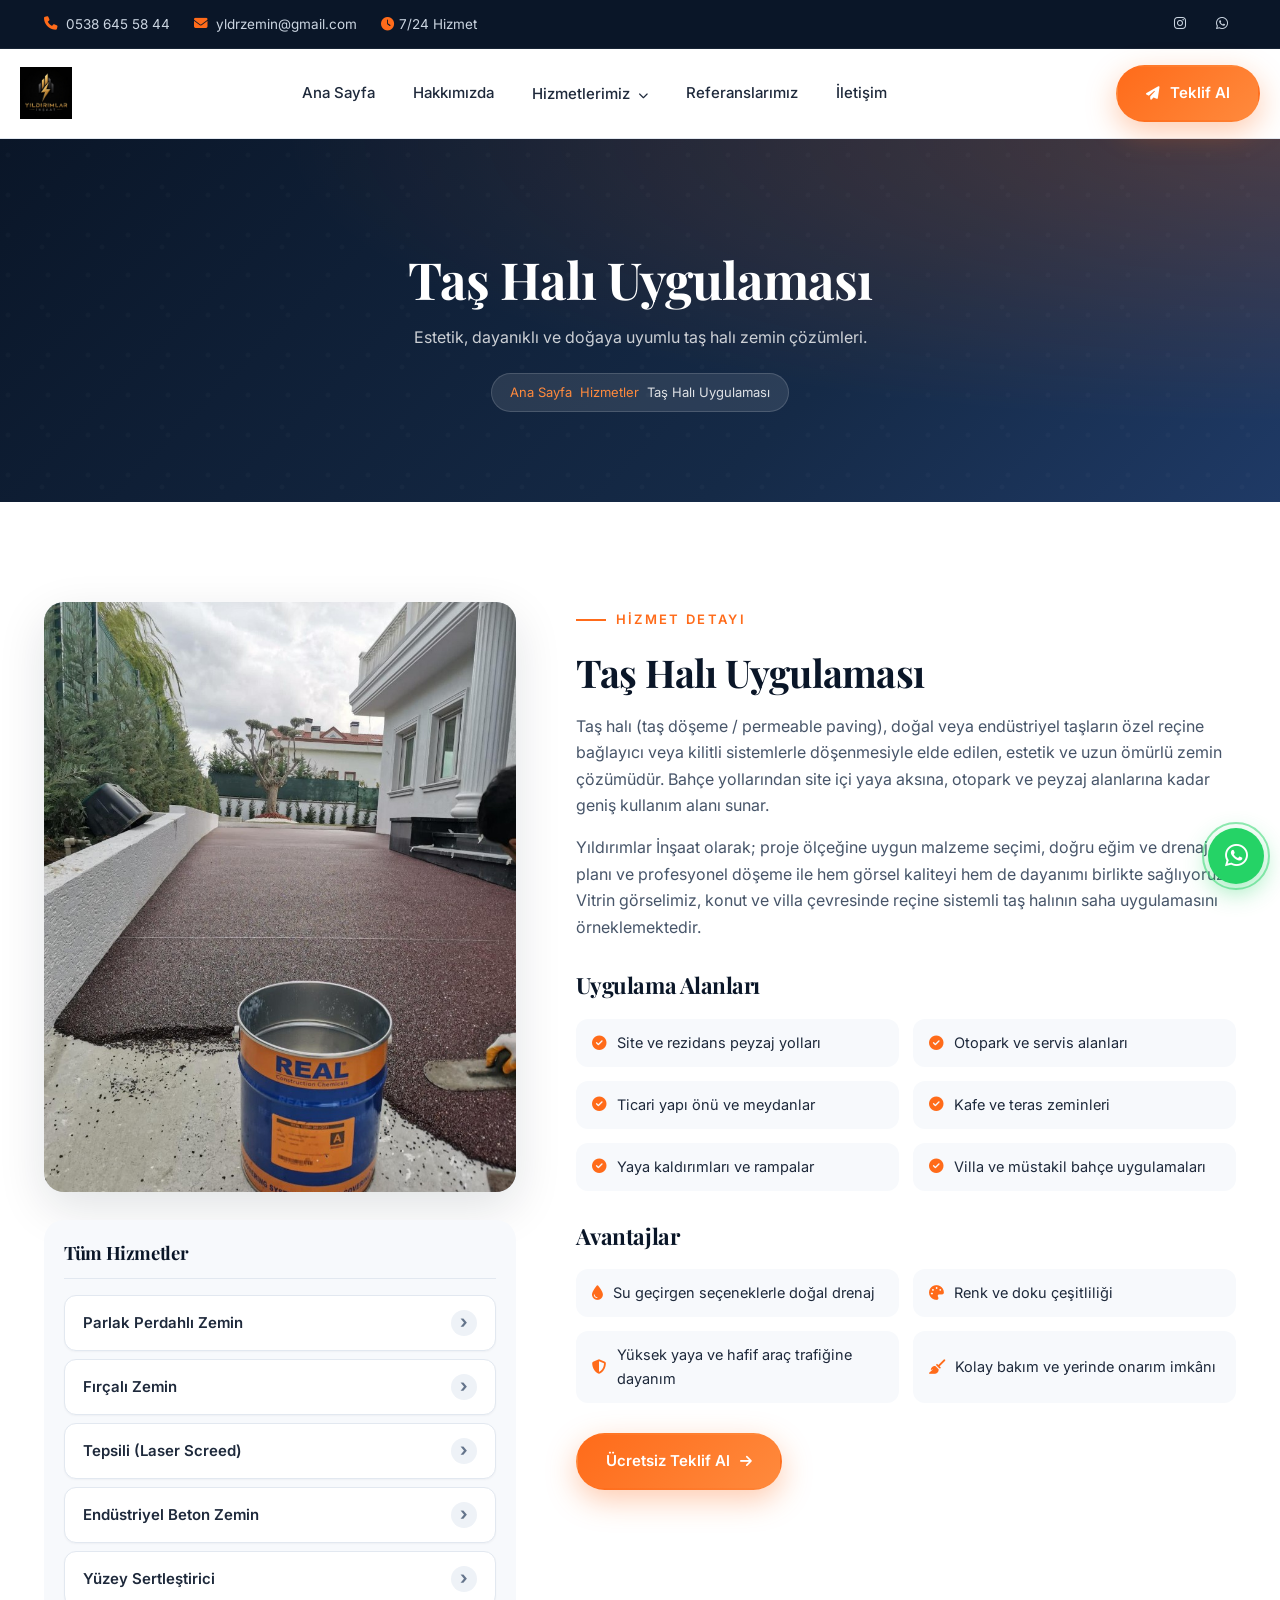
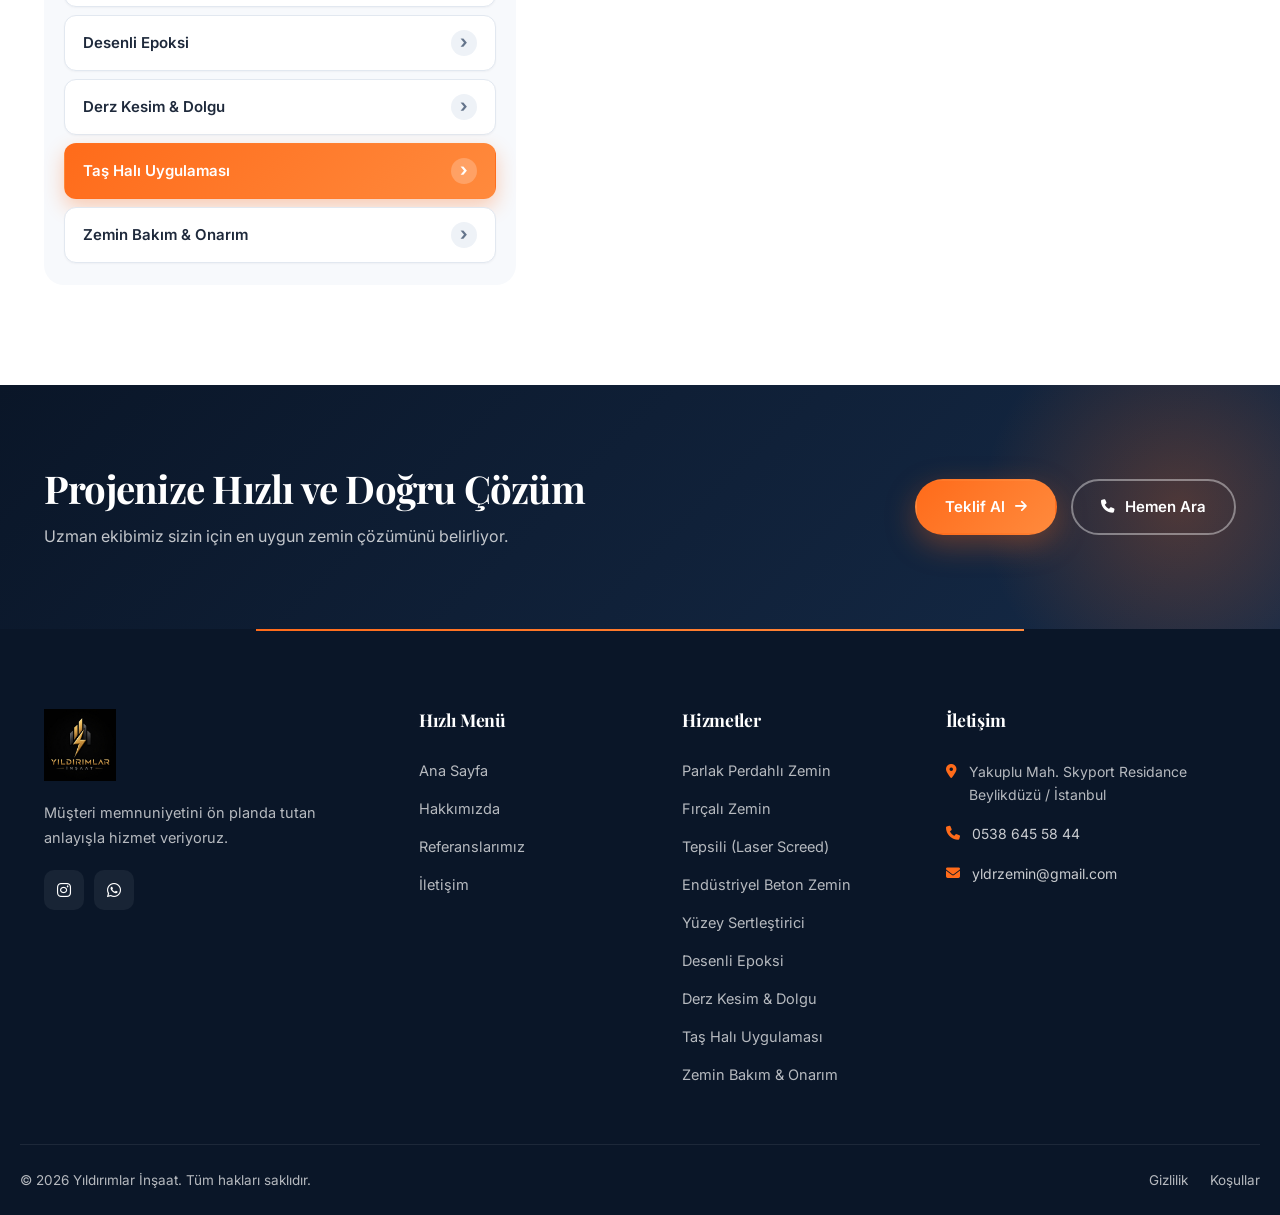
<file: hizmetler/tas-hali.html>
<!DOCTYPE html>
<html lang="tr">
<head>
  <meta charset="UTF-8" />
  <meta name="viewport" content="width=device-width, initial-scale=1.0, viewport-fit=cover" />
  <title>Taş Halı Uygulaması — Yıldırımlar İnşaat</title>
  <meta name="description" content="Dış mekân ve iç mekân için estetik, dayanıklı ve su geçirgen taş halı zemin uygulaması. Yıldırımlar İnşaat ile profesyonel çözüm." />
  <meta name="keywords" content="taş halı, taş halı zemin, dekoratif taş zemin, permeable paving, Yıldırımlar İnşaat" />
  <meta name="author" content="Yıldırımlar İnşaat" />
  <meta name="robots" content="index, follow" />
  <link rel="canonical" href="https://yldrmlarinsaat.com/hizmetler/tas-hali.html" />

  <meta property="og:type" content="article" />
  <meta property="og:site_name" content="Yıldırımlar İnşaat" />
  <meta property="og:title" content="Taş Halı Uygulaması — Yıldırımlar İnşaat" />
  <meta property="og:description" content="Estetik ve dayanıklı taş halı zemin uygulaması; peyzaj, yaya yolu ve otopark çözümleri." />
  <meta property="og:url" content="https://yldrmlarinsaat.com/hizmetler/tas-hali.html" />
  <meta property="og:image" content="https://yldrmlarinsaat.com/images/service-tashali.png" />
  <meta property="og:locale" content="tr_TR" />

  <meta property="og:image:alt" content="Taş halı saha uygulaması, reçineli agrega ve inşaat kimyasalları — Yıldırımlar İnşaat" />
  <meta name="twitter:image:alt" content="Taş halı saha uygulaması, reçineli agrega ve inşaat kimyasalları — Yıldırımlar İnşaat" />
  <link rel="alternate" hreflang="tr" href="https://yldrmlarinsaat.com/hizmetler/tas-hali.html" />
  <link rel="alternate" hreflang="x-default" href="https://yldrmlarinsaat.com/hizmetler/tas-hali.html" />
  <meta name="twitter:card" content="summary_large_image" />
  <meta name="twitter:title" content="Taş Halı Uygulaması — Yıldırımlar İnşaat" />
  <meta name="twitter:description" content="Estetik ve dayanıklı taş halı zemin uygulaması." />
  <meta name="twitter:image" content="https://yldrmlarinsaat.com/images/service-tashali.png" />

  <meta name="theme-color" content="#FF7A00" />
  <link rel="icon" type="image/png" href="../images/logo-yildirim.png?v=2" />

  <link rel="preconnect" href="https://fonts.googleapis.com" />
  <link rel="preconnect" href="https://fonts.gstatic.com" crossorigin />
  <link rel="preconnect" href="https://cdnjs.cloudflare.com" crossorigin />
  <link rel="dns-prefetch" href="//cdnjs.cloudflare.com" />
  <link href="https://fonts.googleapis.com/css2?family=Inter:wght@300;400;500;600;700&family=Playfair+Display:wght@600;700;800&display=swap" rel="stylesheet" />
  <link rel="stylesheet" href="https://cdnjs.cloudflare.com/ajax/libs/font-awesome/6.5.2/css/all.min.css" />
  <link rel="stylesheet" href="../css/style.css?v=22" />
  <script type="application/ld+json">
  {
    "@context": "https://schema.org",
    "@graph": [
      {
        "@type": "Service",
        "@id": "https://yldrmlarinsaat.com/hizmetler/tas-hali.html#service",
        "name": "Taş Halı Uygulaması",
        "description": "Peyzaj, villa çevresi, yaya yolu ve otoparklar için reçine bağlı doğal agregalı taş halı; estetik ve dayanıklı dekoratif dış mekân zemini.",
        "url": "https://yldrmlarinsaat.com/hizmetler/tas-hali.html",
        "image": "https://yldrmlarinsaat.com/images/service-tashali.png",
        "provider": { "@id": "https://yldrmlarinsaat.com/#organization" },
        "areaServed": { "@type": "Country", "name": "Türkiye" },
        "serviceType": "Taş Halı Uygulaması",
        "category": "Dekoratif Zemin Uygulamaları",
        "offers": {
          "@type": "Offer",
          "availability": "https://schema.org/InStock",
          "priceCurrency": "TRY",
          "url": "https://yldrmlarinsaat.com/iletisim.html",
          "businessFunction": "https://schema.org/ProvideService"
        }
      },
      {
        "@type": "WebPage",
        "@id": "https://yldrmlarinsaat.com/hizmetler/tas-hali.html#webpage",
        "url": "https://yldrmlarinsaat.com/hizmetler/tas-hali.html",
        "name": "Taş Halı Uygulaması — Yıldırımlar İnşaat",
        "description": "Taş halı ve dekoratif döşeme zemin çözümleri.",
        "isPartOf": { "@id": "https://yldrmlarinsaat.com/#website" },
        "about": { "@id": "https://yldrmlarinsaat.com/hizmetler/tas-hali.html#service" },
        "primaryImageOfPage": "https://yldrmlarinsaat.com/images/service-tashali.png",
        "breadcrumb": { "@id": "https://yldrmlarinsaat.com/hizmetler/tas-hali.html#breadcrumb" },
        "inLanguage": "tr-TR"
      },
      {
        "@type": "BreadcrumbList",
        "@id": "https://yldrmlarinsaat.com/hizmetler/tas-hali.html#breadcrumb",
        "itemListElement": [
          { "@type": "ListItem", "position": 1, "name": "Ana Sayfa", "item": "https://yldrmlarinsaat.com/" },
          { "@type": "ListItem", "position": 2, "name": "Hizmetler", "item": "https://yldrmlarinsaat.com/#hizmetler" },
          { "@type": "ListItem", "position": 3, "name": "Taş Halı Uygulaması" }
        ]
      }
    ]
  }
  </script>
</head>
<body>

  <div class="topbar">
    <div class="container topbar-inner">
      <div class="topbar-info">
        <a href="tel:+905386455844"><i class="fa-solid fa-phone"></i> 0538 645 58 44</a>
        <a href="mailto:yldrzemin@gmail.com"><i class="fa-solid fa-envelope"></i> yldrzemin@gmail.com</a>
        <span><i class="fa-solid fa-clock"></i> 7/24 Hizmet</span>
      </div>
      <div class="topbar-social">
        <a href="https://instagram.com/yldrm._.insaat" target="_blank" rel="noopener" aria-label="Instagram"><i class="fa-brands fa-instagram"></i></a>
        <a href="https://wa.me/905386455844" target="_blank" rel="noopener" aria-label="Whatsapp"><i class="fa-brands fa-whatsapp"></i></a>
      </div>
    </div>
  </div>

  <header class="header">
    <div class="container nav">
      <a href="../index.html" class="logo" aria-label="Yıldırımlar İnşaat — Ana sayfa">
        <img src="../images/logo-yildirim.png?v=2" alt="Yıldırımlar İnşaat" width="120" height="120" class="logo-img" />
      </a>
      <nav class="nav-menu">
        <a href="../index.html">Ana Sayfa</a>
        <a href="../hakkimizda.html">Hakkımızda</a>
        <div class="has-drop">
          <a href="../index.html#hizmetler">Hizmetlerimiz <i class="fa-solid fa-chevron-down" style="font-size:10px;margin-left:4px"></i></a>
          <div class="drop">
            <a href="parlak-perdahli-zemin.html">Parlak Perdahlı Zemin</a>
            <a href="fircali-zemin.html">Fırçalı Zemin</a>
            <a href="tepsili-zemin.html">Tepsili (Laser Screed)</a>
            <a href="endustriyel-beton-zemin.html">Endüstriyel Beton Zemin</a>
            <a href="yuzey-sertlestirici.html">Yüzey Sertleştirici</a>
            <a href="desenli-epoksi.html">Desenli Epoksi</a>
            <a href="derz-kesim-dolgu.html">Derz Kesim &amp; Dolgu</a>
            <a href="tas-hali.html">Taş Halı Uygulaması</a>
            <a href="zemin-bakim-onarim.html">Zemin Bakım &amp; Onarım</a>
          </div>
        </div>
        <a href="../referanslar.html">Referanslarımız</a>
        <a href="../iletisim.html">İletişim</a>
        <a href="../iletisim.html" class="mobile-cta"><i class="fa-solid fa-paper-plane"></i> Teklif Al</a>
      </nav>
      <div class="nav-cta">
        <a href="../iletisim.html" class="btn btn-primary"><i class="fa-solid fa-paper-plane"></i> Teklif Al</a>
        <button class="nav-toggle"><i class="fa-solid fa-bars"></i></button>
      </div>
    </div>
  </header>

  <section class="page-header">
    <div class="container page-header-inner">
      <h1>Taş Halı Uygulaması</h1>
      <p>Estetik, dayanıklı ve doğaya uyumlu taş halı zemin çözümleri.</p>
      <div class="breadcrumb">
        <a href="../index.html">Ana Sayfa</a>
       
        <a href="../index.html#hizmetler">Hizmetler</a>
       
        <span>Taş Halı Uygulaması</span>
      </div>
    </div>
  </section>

  <section class="section">
    <div class="container">
      <div class="service-detail-grid">
        <aside class="service-detail-media">
          <div class="img-main">
            <img src="../images/service-tashali.png" alt="Villa yaya yolunda taş halı — reçineli agrega uygulaması ve malta ile serim" onerror="this.style.display='none'" />
          </div>
          <div class="sidebar">
            <h4>Tüm Hizmetler</h4>
            <div class="sidebar-list">
              <a href="parlak-perdahli-zemin.html"><span class="link-text">Parlak Perdahlı Zemin</span><span class="link-arrow" aria-hidden="true">&rsaquo;</span></a>
              <a href="fircali-zemin.html"><span class="link-text">Fırçalı Zemin</span><span class="link-arrow" aria-hidden="true">&rsaquo;</span></a>
              <a href="tepsili-zemin.html"><span class="link-text">Tepsili (Laser Screed)</span><span class="link-arrow" aria-hidden="true">&rsaquo;</span></a>
              <a href="endustriyel-beton-zemin.html"><span class="link-text">Endüstriyel Beton Zemin</span><span class="link-arrow" aria-hidden="true">&rsaquo;</span></a>
              <a href="yuzey-sertlestirici.html"><span class="link-text">Yüzey Sertleştirici</span><span class="link-arrow" aria-hidden="true">&rsaquo;</span></a>
              <a href="desenli-epoksi.html"><span class="link-text">Desenli Epoksi</span><span class="link-arrow" aria-hidden="true">&rsaquo;</span></a>
              <a href="derz-kesim-dolgu.html"><span class="link-text">Derz Kesim &amp; Dolgu</span><span class="link-arrow" aria-hidden="true">&rsaquo;</span></a>
              <a href="tas-hali.html" class="active"><span class="link-text">Taş Halı Uygulaması</span><span class="link-arrow" aria-hidden="true">&rsaquo;</span></a>
              <a href="zemin-bakim-onarim.html"><span class="link-text">Zemin Bakım &amp; Onarım</span><span class="link-arrow" aria-hidden="true">&rsaquo;</span></a>
            </div>
          </div>
        </aside>

        <div class="service-detail-content reveal reveal-delay-1">
          <span class="eyebrow">Hizmet Detayı</span>
          <h2>Taş Halı Uygulaması</h2>
          <p>Taş halı (taş döşeme / permeable paving), doğal veya endüstriyel taşların özel reçine bağlayıcı veya kilitli sistemlerle döşenmesiyle elde edilen, estetik ve uzun ömürlü zemin çözümüdür. Bahçe yollarından site içi yaya aksına, otopark ve peyzaj alanlarına kadar geniş kullanım alanı sunar.</p>
          <p>Yıldırımlar İnşaat olarak; proje ölçeğine uygun malzeme seçimi, doğru eğim ve drenaj planı ve profesyonel döşeme ile hem görsel kaliteyi hem de dayanımı birlikte sağlıyoruz. Vitrin görselimiz, konut ve villa çevresinde reçine sistemli taş halının saha uygulamasını örneklemektedir.</p>

          <h3>Uygulama Alanları</h3>
          <ul class="feat-list">
            <li><i class="fa-solid fa-check-circle"></i>Site ve rezidans peyzaj yolları</li>
            <li><i class="fa-solid fa-check-circle"></i>Otopark ve servis alanları</li>
            <li><i class="fa-solid fa-check-circle"></i>Ticari yapı önü ve meydanlar</li>
            <li><i class="fa-solid fa-check-circle"></i>Kafe ve teras zeminleri</li>
            <li><i class="fa-solid fa-check-circle"></i>Yaya kaldırımları ve rampalar</li>
            <li><i class="fa-solid fa-check-circle"></i>Villa ve müstakil bahçe uygulamaları</li>
          </ul>

          <h3>Avantajlar</h3>
          <ul class="feat-list">
            <li><i class="fa-solid fa-droplet"></i>Su geçirgen seçeneklerle doğal drenaj</li>
            <li><i class="fa-solid fa-palette"></i>Renk ve doku çeşitliliği</li>
            <li><i class="fa-solid fa-shield-halved"></i>Yüksek yaya ve hafif araç trafiğine dayanım</li>
            <li><i class="fa-solid fa-broom"></i>Kolay bakım ve yerinde onarım imkânı</li>
          </ul>

          <div style="margin-top:30px">
            <a href="../iletisim.html" class="btn btn-primary">Ücretsiz Teklif Al <i class="fa-solid fa-arrow-right"></i></a>
          </div>
        </div>
      </div>
    </div>
  </section>

  <section class="cta-banner">
    <div class="container cta-inner reveal">
      <div>
        <h2>Projenize Hızlı ve Doğru Çözüm</h2>
        <p>Uzman ekibimiz sizin için en uygun zemin çözümünü belirliyor.</p>
      </div>
      <div class="cta-actions">
        <a href="../iletisim.html" class="btn btn-primary">Teklif Al <i class="fa-solid fa-arrow-right"></i></a>
        <a href="tel:+905386455844" class="btn btn-outline"><i class="fa-solid fa-phone"></i> Hemen Ara</a>
      </div>
    </div>
  </section>

  <footer class="footer">
    <div class="container footer-grid">
      <div class="footer-about">
        <a href="../index.html" class="logo" aria-label="Yıldırımlar İnşaat — Ana sayfa">
          <img src="../images/logo-yildirim.png?v=2" alt="Yıldırımlar İnşaat" width="120" height="120" class="logo-img" />
        </a>
        <p>Müşteri memnuniyetini ön planda tutan anlayışla hizmet veriyoruz.</p>
        <div class="footer-social">
          <a href="https://instagram.com/yldrm._.insaat" target="_blank" rel="noopener" aria-label="Instagram"><i class="fa-brands fa-instagram"></i></a>
          <a href="https://wa.me/905386455844" target="_blank" rel="noopener" aria-label="Whatsapp"><i class="fa-brands fa-whatsapp"></i></a>
        </div>
      </div>
      <div class="footer-col">
        <h5>Hızlı Menü</h5>
        <div class="footer-links">
          <a href="../index.html">Ana Sayfa</a>
          <a href="../hakkimizda.html">Hakkımızda</a>
          <a href="../referanslar.html">Referanslarımız</a>
          <a href="../iletisim.html">İletişim</a>
        </div>
      </div>
      <div class="footer-col">
        <h5>Hizmetler</h5>
        <div class="footer-links">
          <a href="parlak-perdahli-zemin.html">Parlak Perdahlı Zemin</a>
          <a href="fircali-zemin.html">Fırçalı Zemin</a>
          <a href="tepsili-zemin.html">Tepsili (Laser Screed)</a>
          <a href="endustriyel-beton-zemin.html">Endüstriyel Beton Zemin</a>
          <a href="yuzey-sertlestirici.html">Yüzey Sertleştirici</a>
          <a href="desenli-epoksi.html">Desenli Epoksi</a>
          <a href="derz-kesim-dolgu.html">Derz Kesim &amp; Dolgu</a>
          <a href="tas-hali.html">Taş Halı Uygulaması</a>
          <a href="zemin-bakim-onarim.html">Zemin Bakım &amp; Onarım</a>
        </div>
      </div>
      <div class="footer-col">
        <h5>İletişim</h5>
        <ul class="footer-contact">
          <li><i class="fa-solid fa-location-dot"></i><span>Yakuplu Mah. Skyport Residance<br>Beylikdüzü / İstanbul</span></li>
          <li><i class="fa-solid fa-phone"></i><a href="tel:+905386455844">0538 645 58 44</a></li>
          <li><i class="fa-solid fa-envelope"></i><a href="mailto:yldrzemin@gmail.com">yldrzemin@gmail.com</a></li>
        </ul>
      </div>
    </div>
    <div class="container footer-bottom">
      <span>© <span data-year>2026</span> Yıldırımlar İnşaat. Tüm hakları saklıdır.</span>
      <div class="footer-bottom-links"><a href="#">Gizlilik</a><a href="#">Koşullar</a></div>
    </div>
  </footer>

  <a href="https://wa.me/905386455844" class="float-whatsapp" target="_blank"><i class="fa-brands fa-whatsapp"></i></a>

  <script src="../js/main.js?v=6"></script>
</body>
</html>
</file>
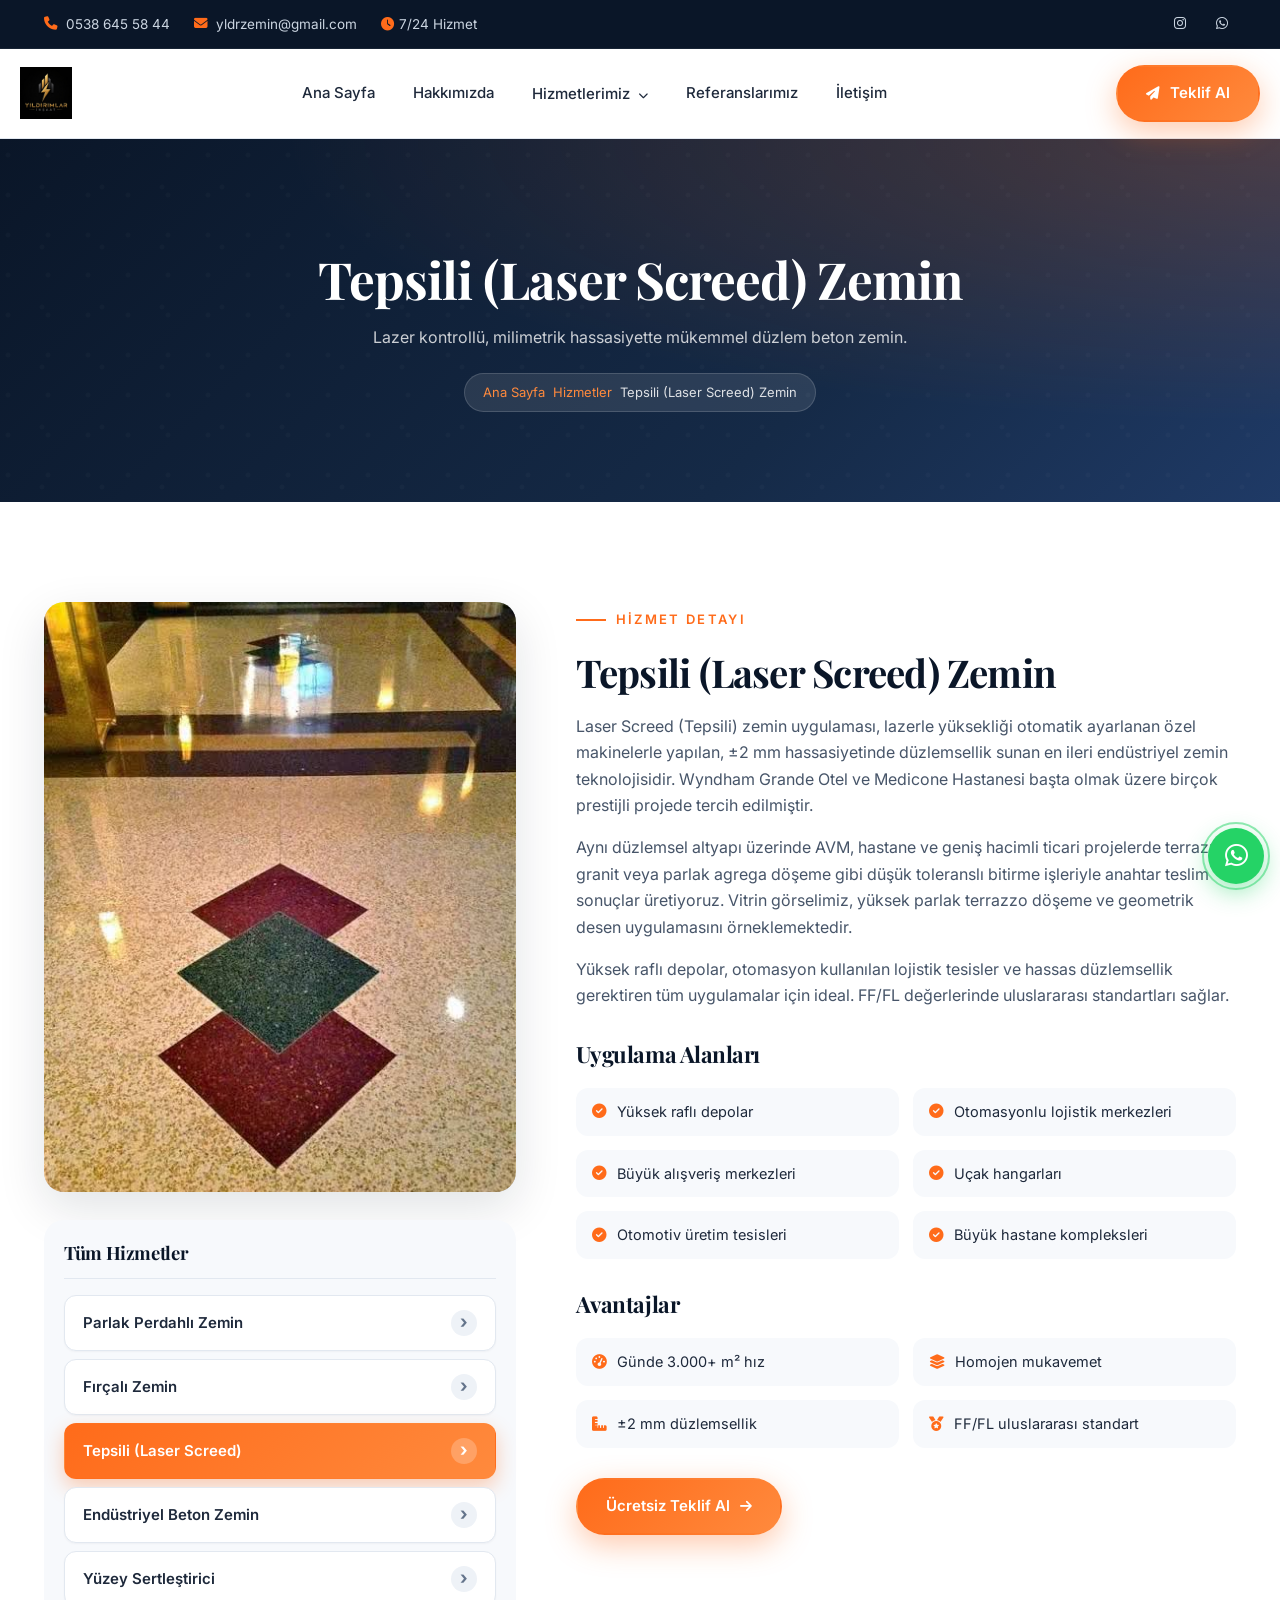
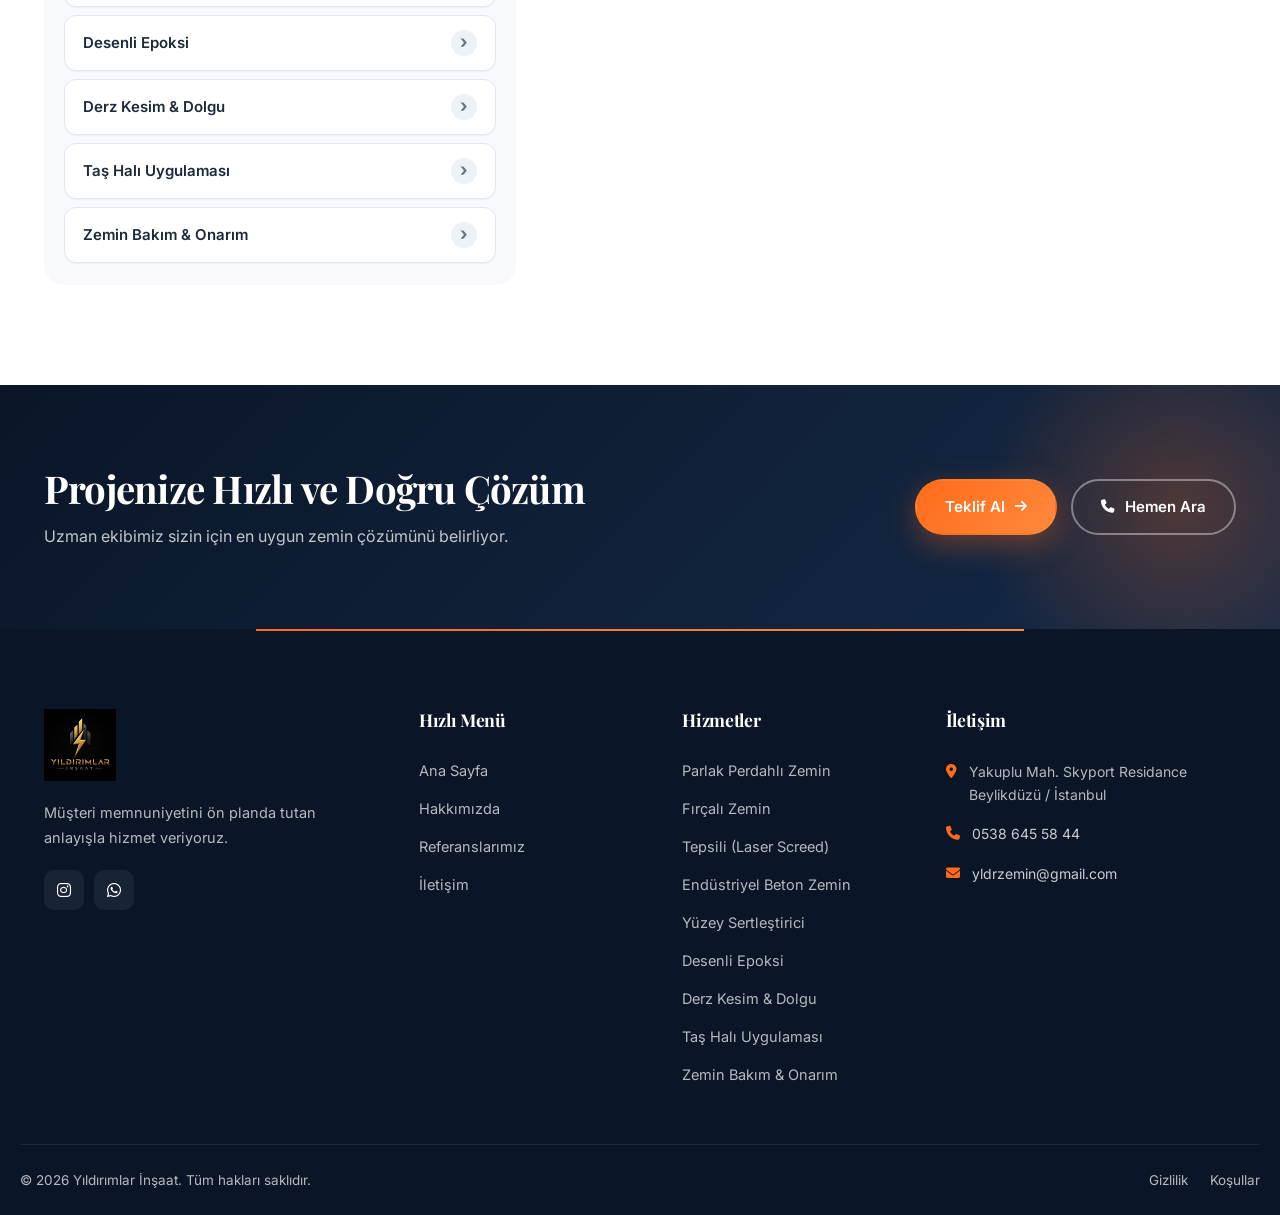
<file: hizmetler/tepsili-zemin.html>
<!DOCTYPE html>
<html lang="tr">
<head>
  <meta charset="UTF-8" />
  <meta name="viewport" content="width=device-width, initial-scale=1.0, viewport-fit=cover" />
  <title>Tepsili (Laser Screed) Zemin — Yıldırımlar İnşaat</title>
  <meta name="description" content="Lazer kontrollü, milimetrik hassasiyette mükemmel düzlem beton zemin. Yıldırımlar İnşaat uzman ekibi ile Türkiye geneli hizmet." />
  <meta name="keywords" content="Tepsili (Laser Screed) Zemin, Yıldırımlar İnşaat, endüstriyel zemin, beton zemin" />
  <meta name="author" content="Yıldırımlar İnşaat" />
  <meta name="robots" content="index, follow" />
  <link rel="canonical" href="https://yldrmlarinsaat.com/hizmetler/tepsili-zemin.html" />

  <meta property="og:type" content="article" />
  <meta property="og:site_name" content="Yıldırımlar İnşaat" />
  <meta property="og:title" content="Tepsili (Laser Screed) Zemin — Yıldırımlar İnşaat" />
  <meta property="og:description" content="Lazer kontrollü, milimetrik hassasiyette mükemmel düzlem beton zemin." />
  <meta property="og:url" content="https://yldrmlarinsaat.com/hizmetler/tepsili-zemin.html" />
  <meta property="og:image" content="https://yldrmlarinsaat.com/images/service-3.png" />
  <meta property="og:locale" content="tr_TR" />

  <meta property="og:image:alt" content="Parlak terrazzo zemin, geometrik desenli döşeme — Yıldırımlar İnşaat" />
  <meta name="twitter:image:alt" content="Parlak terrazzo zemin, geometrik desenli döşeme — Yıldırımlar İnşaat" />
  <link rel="alternate" hreflang="tr" href="https://yldrmlarinsaat.com/hizmetler/tepsili-zemin.html" />
  <link rel="alternate" hreflang="x-default" href="https://yldrmlarinsaat.com/hizmetler/tepsili-zemin.html" />
  <meta name="twitter:card" content="summary_large_image" />
  <meta name="twitter:title" content="Tepsili (Laser Screed) Zemin — Yıldırımlar İnşaat" />
  <meta name="twitter:description" content="Lazer kontrollü, milimetrik hassasiyette mükemmel düzlem beton zemin." />
  <meta name="twitter:image" content="https://yldrmlarinsaat.com/images/service-3.png" />

  <meta name="theme-color" content="#FF7A00" />
  <link rel="icon" type="image/png" href="../images/logo-yildirim.png?v=2" />

  <link rel="preconnect" href="https://fonts.googleapis.com" />
  <link rel="preconnect" href="https://fonts.gstatic.com" crossorigin />
  <link rel="preconnect" href="https://cdnjs.cloudflare.com" crossorigin />
  <link rel="dns-prefetch" href="//cdnjs.cloudflare.com" />
  <link href="https://fonts.googleapis.com/css2?family=Inter:wght@300;400;500;600;700&family=Playfair+Display:wght@600;700;800&display=swap" rel="stylesheet" />
  <link rel="stylesheet" href="https://cdnjs.cloudflare.com/ajax/libs/font-awesome/6.5.2/css/all.min.css" />
  <link rel="stylesheet" href="../css/style.css?v=22" />
  <script type="application/ld+json">
  {
    "@context": "https://schema.org",
    "@graph": [
      {
        "@type": "Service",
        "@id": "https://yldrmlarinsaat.com/hizmetler/tepsili-zemin.html#service",
        "name": "Tepsili (Laser Screed) Zemin",
        "description": "AVM, hastane, depo ve geniş hacimli alanlarda lazer kontrollü düşük toleranslı düz beton zemin uygulaması; anahtar teslim altyapı ve perdah entegrasyonu.",
        "url": "https://yldrmlarinsaat.com/hizmetler/tepsili-zemin.html",
        "image": "https://yldrmlarinsaat.com/images/service-3.png",
        "provider": { "@id": "https://yldrmlarinsaat.com/#organization" },
        "areaServed": { "@type": "Country", "name": "Türkiye" },
        "serviceType": "Tepsili (Laser Screed) Zemin",
        "category": "Endüstriyel Zemin Uygulamaları",
        "offers": {
          "@type": "Offer",
          "availability": "https://schema.org/InStock",
          "priceCurrency": "TRY",
          "url": "https://yldrmlarinsaat.com/iletisim.html",
          "businessFunction": "https://schema.org/ProvideService"
        }
      },
      {
        "@type": "WebPage",
        "@id": "https://yldrmlarinsaat.com/hizmetler/tepsili-zemin.html#webpage",
        "url": "https://yldrmlarinsaat.com/hizmetler/tepsili-zemin.html",
        "name": "Tepsili (Laser Screed) Zemin — Yıldırımlar İnşaat",
        "description": "Lazer kontrollü düzlem beton zemin uygulaması.",
        "isPartOf": { "@id": "https://yldrmlarinsaat.com/#website" },
        "about": { "@id": "https://yldrmlarinsaat.com/hizmetler/tepsili-zemin.html#service" },
        "primaryImageOfPage": "https://yldrmlarinsaat.com/images/service-3.png",
        "breadcrumb": { "@id": "https://yldrmlarinsaat.com/hizmetler/tepsili-zemin.html#breadcrumb" },
        "inLanguage": "tr-TR"
      },
      {
        "@type": "BreadcrumbList",
        "@id": "https://yldrmlarinsaat.com/hizmetler/tepsili-zemin.html#breadcrumb",
        "itemListElement": [
          { "@type": "ListItem", "position": 1, "name": "Ana Sayfa", "item": "https://yldrmlarinsaat.com/" },
          { "@type": "ListItem", "position": 2, "name": "Hizmetler", "item": "https://yldrmlarinsaat.com/#hizmetler" },
          { "@type": "ListItem", "position": 3, "name": "Tepsili (Laser Screed) Zemin" }
        ]
      }
    ]
  }
  </script>
</head>
<body>

  <div class="topbar">
    <div class="container topbar-inner">
      <div class="topbar-info">
        <a href="tel:+905386455844"><i class="fa-solid fa-phone"></i> 0538 645 58 44</a>
        <a href="mailto:yldrzemin@gmail.com"><i class="fa-solid fa-envelope"></i> yldrzemin@gmail.com</a>
        <span><i class="fa-solid fa-clock"></i> 7/24 Hizmet</span>
      </div>
      <div class="topbar-social">
        <a href="https://instagram.com/yldrm._.insaat" target="_blank" rel="noopener" aria-label="Instagram"><i class="fa-brands fa-instagram"></i></a>
        <a href="https://wa.me/905386455844" target="_blank" rel="noopener" aria-label="Whatsapp"><i class="fa-brands fa-whatsapp"></i></a>
      </div>
    </div>
  </div>

  <header class="header">
    <div class="container nav">
      <a href="../index.html" class="logo" aria-label="Yıldırımlar İnşaat — Ana sayfa">
        <img src="../images/logo-yildirim.png?v=2" alt="Yıldırımlar İnşaat" width="120" height="120" class="logo-img" />
      </a>
      <nav class="nav-menu">
        <a href="../index.html">Ana Sayfa</a>
        <a href="../hakkimizda.html">Hakkımızda</a>
        <div class="has-drop">
          <a href="../index.html#hizmetler">Hizmetlerimiz <i class="fa-solid fa-chevron-down" style="font-size:10px;margin-left:4px"></i></a>
          <div class="drop">
            <a href="parlak-perdahli-zemin.html">Parlak Perdahlı Zemin</a>
            <a href="fircali-zemin.html">Fırçalı Zemin</a>
            <a href="tepsili-zemin.html">Tepsili (Laser Screed)</a>
            <a href="endustriyel-beton-zemin.html">Endüstriyel Beton Zemin</a>
            <a href="yuzey-sertlestirici.html">Yüzey Sertleştirici</a>
            <a href="desenli-epoksi.html">Desenli Epoksi</a>
            <a href="derz-kesim-dolgu.html">Derz Kesim &amp; Dolgu</a>
            <a href="tas-hali.html">Taş Halı Uygulaması</a>
            <a href="zemin-bakim-onarim.html">Zemin Bakım &amp; Onarım</a>
          </div>
        </div>
        <a href="../referanslar.html">Referanslarımız</a>
        <a href="../iletisim.html">İletişim</a>
        <a href="../iletisim.html" class="mobile-cta"><i class="fa-solid fa-paper-plane"></i> Teklif Al</a>
      </nav>
      <div class="nav-cta">
        <a href="../iletisim.html" class="btn btn-primary"><i class="fa-solid fa-paper-plane"></i> Teklif Al</a>
        <button class="nav-toggle"><i class="fa-solid fa-bars"></i></button>
      </div>
    </div>
  </header>

  <section class="page-header">
    <div class="container page-header-inner">
      <h1>Tepsili (Laser Screed) Zemin</h1>
      <p>Lazer kontrollü, milimetrik hassasiyette mükemmel düzlem beton zemin.</p>
      <div class="breadcrumb">
        <a href="../index.html">Ana Sayfa</a>
       
        <a href="../index.html#hizmetler">Hizmetler</a>
       
        <span>Tepsili (Laser Screed) Zemin</span>
      </div>
    </div>
  </section>

  <section class="section">
    <div class="container">
      <div class="service-detail-grid">
        <aside class="service-detail-media">
          <div class="img-main">
            <img src="../images/service-3.png" alt="Yüksek parlak terrazzo zemin — bordo ve yeşil geometrik elmas desenli döşeme" onerror="this.style.display='none'" />
          </div>
          <div class="sidebar">
            <h4>Tüm Hizmetler</h4>
            <div class="sidebar-list">
              <a href="parlak-perdahli-zemin.html"><span class="link-text">Parlak Perdahlı Zemin</span><span class="link-arrow" aria-hidden="true">&rsaquo;</span></a>
              <a href="fircali-zemin.html"><span class="link-text">Fırçalı Zemin</span><span class="link-arrow" aria-hidden="true">&rsaquo;</span></a>
              <a href="tepsili-zemin.html" class="active"><span class="link-text">Tepsili (Laser Screed)</span><span class="link-arrow" aria-hidden="true">&rsaquo;</span></a>
              <a href="endustriyel-beton-zemin.html"><span class="link-text">Endüstriyel Beton Zemin</span><span class="link-arrow" aria-hidden="true">&rsaquo;</span></a>
              <a href="yuzey-sertlestirici.html"><span class="link-text">Yüzey Sertleştirici</span><span class="link-arrow" aria-hidden="true">&rsaquo;</span></a>
              <a href="desenli-epoksi.html"><span class="link-text">Desenli Epoksi</span><span class="link-arrow" aria-hidden="true">&rsaquo;</span></a>
              <a href="derz-kesim-dolgu.html"><span class="link-text">Derz Kesim & Dolgu</span><span class="link-arrow" aria-hidden="true">&rsaquo;</span></a>
              <a href="tas-hali.html"><span class="link-text">Taş Halı Uygulaması</span><span class="link-arrow" aria-hidden="true">&rsaquo;</span></a>
              <a href="zemin-bakim-onarim.html"><span class="link-text">Zemin Bakım & Onarım</span><span class="link-arrow" aria-hidden="true">&rsaquo;</span></a>
            </div>
          </div>
        </aside>

        <div class="service-detail-content reveal reveal-delay-1">
          <span class="eyebrow">Hizmet Detayı</span>
          <h2>Tepsili (Laser Screed) Zemin</h2>
          <p>Laser Screed (Tepsili) zemin uygulaması, lazerle yüksekliği otomatik ayarlanan özel makinelerle yapılan, ±2 mm hassasiyetinde düzlemsellik sunan en ileri endüstriyel zemin teknolojisidir. Wyndham Grande Otel ve Medicone Hastanesi başta olmak üzere birçok prestijli projede tercih edilmiştir.</p>
          <p>Aynı düzlemsel altyapı üzerinde AVM, hastane ve geniş hacimli ticari projelerde terrazzo, granit veya parlak agrega döşeme gibi düşük toleranslı bitirme işleriyle anahtar teslim sonuçlar üretiyoruz. Vitrin görselimiz, yüksek parlak terrazzo döşeme ve geometrik desen uygulamasını örneklemektedir.</p>
          <p>Yüksek raflı depolar, otomasyon kullanılan lojistik tesisler ve hassas düzlemsellik gerektiren tüm uygulamalar için ideal. FF/FL değerlerinde uluslararası standartları sağlar.</p>

          <h3>Uygulama Alanları</h3>
          <ul class="feat-list">
            <li><i class="fa-solid fa-check-circle"></i>Yüksek raflı depolar</li>
            <li><i class="fa-solid fa-check-circle"></i>Otomasyonlu lojistik merkezleri</li>
            <li><i class="fa-solid fa-check-circle"></i>Büyük alışveriş merkezleri</li>
            <li><i class="fa-solid fa-check-circle"></i>Uçak hangarları</li>
            <li><i class="fa-solid fa-check-circle"></i>Otomotiv üretim tesisleri</li>
            <li><i class="fa-solid fa-check-circle"></i>Büyük hastane kompleksleri</li>
          </ul>

          <h3>Avantajlar</h3>
          <ul class="feat-list">
            <li><i class="fa-solid fa-gauge-high"></i>Günde 3.000+ m² hız</li>
            <li><i class="fa-solid fa-layer-group"></i>Homojen mukavemet</li>
            <li><i class="fa-solid fa-ruler-combined"></i>±2 mm düzlemsellik</li>
            <li><i class="fa-solid fa-medal"></i>FF/FL uluslararası standart</li>
          </ul>

          <div style="margin-top:30px">
            <a href="../iletisim.html" class="btn btn-primary">Ücretsiz Teklif Al <i class="fa-solid fa-arrow-right"></i></a>
          </div>
        </div>
      </div>
    </div>
  </section>

  <section class="cta-banner">
    <div class="container cta-inner reveal">
      <div>
        <h2>Projenize Hızlı ve Doğru Çözüm</h2>
        <p>Uzman ekibimiz sizin için en uygun zemin çözümünü belirliyor.</p>
      </div>
      <div class="cta-actions">
        <a href="../iletisim.html" class="btn btn-primary">Teklif Al <i class="fa-solid fa-arrow-right"></i></a>
        <a href="tel:+905386455844" class="btn btn-outline"><i class="fa-solid fa-phone"></i> Hemen Ara</a>
      </div>
    </div>
  </section>

  <footer class="footer">
    <div class="container footer-grid">
      <div class="footer-about">
        <a href="../index.html" class="logo" aria-label="Yıldırımlar İnşaat — Ana sayfa">
          <img src="../images/logo-yildirim.png?v=2" alt="Yıldırımlar İnşaat" width="120" height="120" class="logo-img" />
        </a>
        <p>Müşteri memnuniyetini ön planda tutan anlayışla hizmet veriyoruz.</p>
        <div class="footer-social">
          <a href="https://instagram.com/yldrm._.insaat" target="_blank" rel="noopener" aria-label="Instagram"><i class="fa-brands fa-instagram"></i></a>
          <a href="https://wa.me/905386455844" target="_blank" rel="noopener" aria-label="Whatsapp"><i class="fa-brands fa-whatsapp"></i></a>
        </div>
      </div>
      <div class="footer-col">
        <h5>Hızlı Menü</h5>
        <div class="footer-links">
          <a href="../index.html">Ana Sayfa</a>
          <a href="../hakkimizda.html">Hakkımızda</a>
          <a href="../referanslar.html">Referanslarımız</a>
          <a href="../iletisim.html">İletişim</a>
        </div>
      </div>
      <div class="footer-col">
        <h5>Hizmetler</h5>
        <div class="footer-links">
          <a href="parlak-perdahli-zemin.html">Parlak Perdahlı Zemin</a>
          <a href="fircali-zemin.html">Fırçalı Zemin</a>
          <a href="tepsili-zemin.html">Tepsili (Laser Screed)</a>
          <a href="endustriyel-beton-zemin.html">Endüstriyel Beton Zemin</a>
          <a href="yuzey-sertlestirici.html">Yüzey Sertleştirici</a>
          <a href="desenli-epoksi.html">Desenli Epoksi</a>
          <a href="derz-kesim-dolgu.html">Derz Kesim & Dolgu</a>
          <a href="tas-hali.html">Taş Halı Uygulaması</a>
          <a href="zemin-bakim-onarim.html">Zemin Bakım & Onarım</a>
        </div>
      </div>
      <div class="footer-col">
        <h5>İletişim</h5>
        <ul class="footer-contact">
          <li><i class="fa-solid fa-location-dot"></i><span>Yakuplu Mah. Skyport Residance<br>Beylikdüzü / İstanbul</span></li>
          <li><i class="fa-solid fa-phone"></i><a href="tel:+905386455844">0538 645 58 44</a></li>
          <li><i class="fa-solid fa-envelope"></i><a href="mailto:yldrzemin@gmail.com">yldrzemin@gmail.com</a></li>
        </ul>
      </div>
    </div>
    <div class="container footer-bottom">
      <span>© <span data-year>2026</span> Yıldırımlar İnşaat. Tüm hakları saklıdır.</span>
      <div class="footer-bottom-links"><a href="#">Gizlilik</a><a href="#">Koşullar</a></div>
    </div>
  </footer>

  <a href="https://wa.me/905386455844" class="float-whatsapp" target="_blank"><i class="fa-brands fa-whatsapp"></i></a>

  <script src="../js/main.js?v=6"></script>
</body>
</html>
</file>
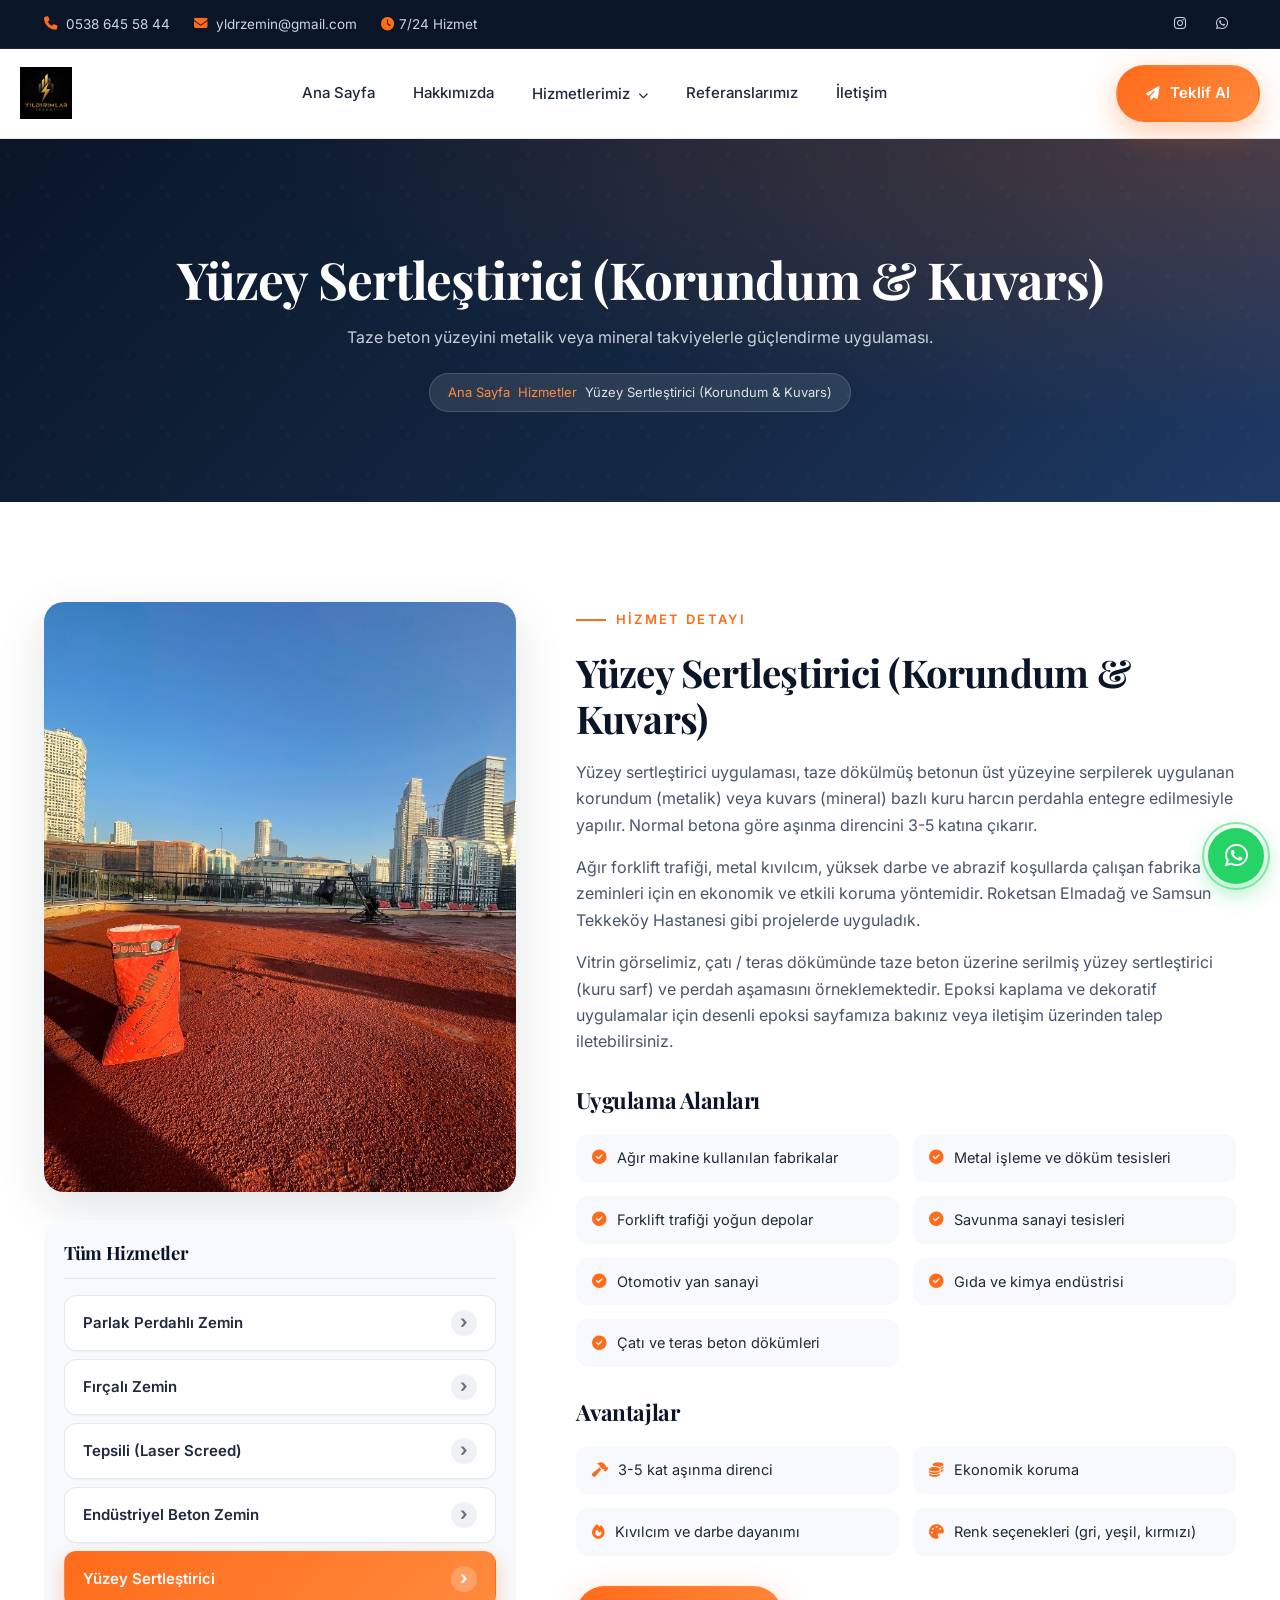
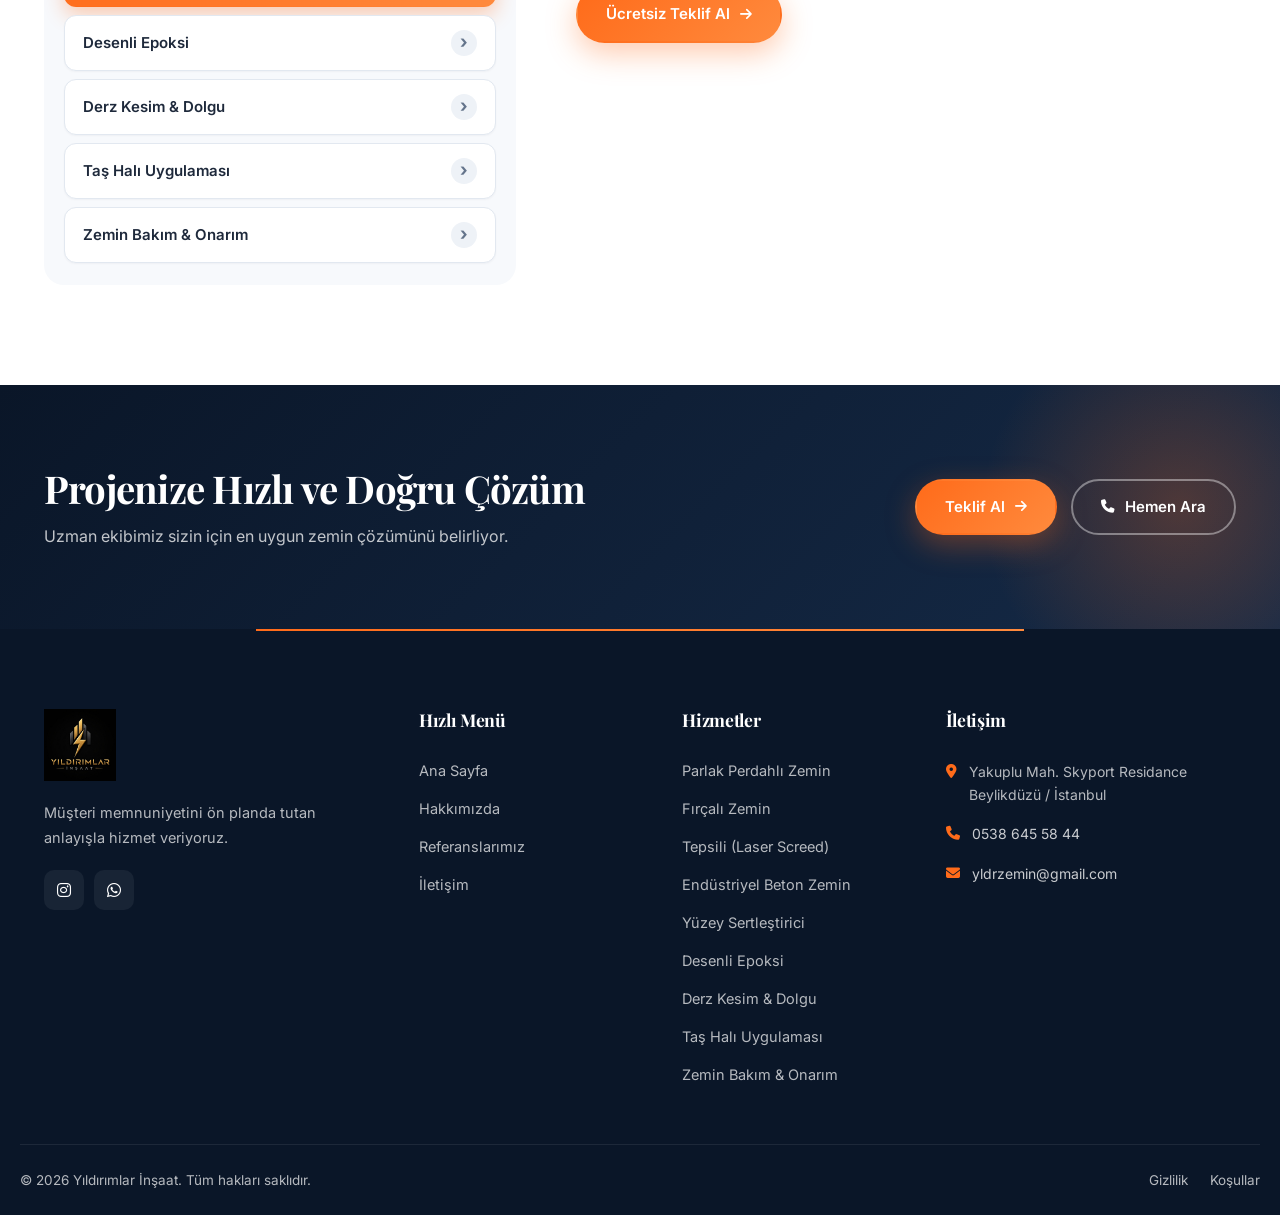
<file: hizmetler/yuzey-sertlestirici.html>
<!DOCTYPE html>
<html lang="tr">
<head>
  <meta charset="UTF-8" />
  <meta name="viewport" content="width=device-width, initial-scale=1.0, viewport-fit=cover" />
  <title>Yüzey Sertleştirici (Korundum & Kuvars) — Yıldırımlar İnşaat</title>
  <meta name="description" content="Taze beton yüzeyini metalik veya mineral takviyelerle güçlendirme uygulaması. Yıldırımlar İnşaat uzman ekibi ile Türkiye geneli hizmet." />
  <meta name="keywords" content="Yüzey Sertleştirici (Korundum & Kuvars), Yıldırımlar İnşaat, endüstriyel zemin, beton zemin" />
  <meta name="author" content="Yıldırımlar İnşaat" />
  <meta name="robots" content="index, follow" />
  <link rel="canonical" href="https://yldrmlarinsaat.com/hizmetler/yuzey-sertlestirici.html" />

  <meta property="og:type" content="article" />
  <meta property="og:site_name" content="Yıldırımlar İnşaat" />
  <meta property="og:title" content="Yüzey Sertleştirici (Korundum & Kuvars) — Yıldırımlar İnşaat" />
  <meta property="og:description" content="Taze beton yüzeyini metalik veya mineral takviyelerle güçlendirme uygulaması." />
  <meta property="og:url" content="https://yldrmlarinsaat.com/hizmetler/yuzey-sertlestirici.html" />
  <meta property="og:image" content="https://yldrmlarinsaat.com/images/service-5.png" />
  <meta property="og:locale" content="tr_TR" />

  <meta property="og:image:alt" content="Beton yüzey sertleştirici saha uygulaması — çatı dökümü, kuru sarf ve perdah — Yıldırımlar İnşaat" />
  <meta name="twitter:image:alt" content="Beton yüzey sertleştirici saha uygulaması — çatı dökümü, kuru sarf ve perdah — Yıldırımlar İnşaat" />
  <link rel="alternate" hreflang="tr" href="https://yldrmlarinsaat.com/hizmetler/yuzey-sertlestirici.html" />
  <link rel="alternate" hreflang="x-default" href="https://yldrmlarinsaat.com/hizmetler/yuzey-sertlestirici.html" />
  <meta name="twitter:card" content="summary_large_image" />
  <meta name="twitter:title" content="Yüzey Sertleştirici (Korundum & Kuvars) — Yıldırımlar İnşaat" />
  <meta name="twitter:description" content="Taze beton yüzeyini metalik veya mineral takviyelerle güçlendirme uygulaması." />
  <meta name="twitter:image" content="https://yldrmlarinsaat.com/images/service-5.png" />

  <meta name="theme-color" content="#FF7A00" />
  <link rel="icon" type="image/png" href="../images/logo-yildirim.png?v=2" />

  <link rel="preconnect" href="https://fonts.googleapis.com" />
  <link rel="preconnect" href="https://fonts.gstatic.com" crossorigin />
  <link rel="preconnect" href="https://cdnjs.cloudflare.com" crossorigin />
  <link rel="dns-prefetch" href="//cdnjs.cloudflare.com" />
  <link href="https://fonts.googleapis.com/css2?family=Inter:wght@300;400;500;600;700&family=Playfair+Display:wght@600;700;800&display=swap" rel="stylesheet" />
  <link rel="stylesheet" href="https://cdnjs.cloudflare.com/ajax/libs/font-awesome/6.5.2/css/all.min.css" />
  <link rel="stylesheet" href="../css/style.css?v=22" />
  <script type="application/ld+json">
  {
    "@context": "https://schema.org",
    "@graph": [
      {
        "@type": "Service",
        "@id": "https://yldrmlarinsaat.com/hizmetler/yuzey-sertlestirici.html#service",
        "name": "Yüzey Sertleştirici",
        "description": "Taze beton üzerine korundum veya kuvars esaslı kuru sarf ile yüksek aşınma direnci; çatı, teras ve endüstriyel zemin dökümlerinde perdah entegrasyonu.",
        "url": "https://yldrmlarinsaat.com/hizmetler/yuzey-sertlestirici.html",
        "image": "https://yldrmlarinsaat.com/images/service-5.png",
        "provider": { "@id": "https://yldrmlarinsaat.com/#organization" },
        "areaServed": { "@type": "Country", "name": "Türkiye" },
        "serviceType": "Yüzey Sertleştirici",
        "category": "Endüstriyel Zemin Uygulamaları",
        "offers": {
          "@type": "Offer",
          "availability": "https://schema.org/InStock",
          "priceCurrency": "TRY",
          "url": "https://yldrmlarinsaat.com/iletisim.html",
          "businessFunction": "https://schema.org/ProvideService"
        }
      },
      {
        "@type": "WebPage",
        "@id": "https://yldrmlarinsaat.com/hizmetler/yuzey-sertlestirici.html#webpage",
        "url": "https://yldrmlarinsaat.com/hizmetler/yuzey-sertlestirici.html",
        "name": "Yüzey Sertleştirici — Yıldırımlar İnşaat",
        "description": "Korundum ve kuvars yüzey sertleştirici uygulaması.",
        "isPartOf": { "@id": "https://yldrmlarinsaat.com/#website" },
        "about": { "@id": "https://yldrmlarinsaat.com/hizmetler/yuzey-sertlestirici.html#service" },
        "primaryImageOfPage": "https://yldrmlarinsaat.com/images/service-5.png",
        "breadcrumb": { "@id": "https://yldrmlarinsaat.com/hizmetler/yuzey-sertlestirici.html#breadcrumb" },
        "inLanguage": "tr-TR"
      },
      {
        "@type": "BreadcrumbList",
        "@id": "https://yldrmlarinsaat.com/hizmetler/yuzey-sertlestirici.html#breadcrumb",
        "itemListElement": [
          { "@type": "ListItem", "position": 1, "name": "Ana Sayfa", "item": "https://yldrmlarinsaat.com/" },
          { "@type": "ListItem", "position": 2, "name": "Hizmetler", "item": "https://yldrmlarinsaat.com/#hizmetler" },
          { "@type": "ListItem", "position": 3, "name": "Yüzey Sertleştirici" }
        ]
      }
    ]
  }
  </script>
</head>
<body>

  <div class="topbar">
    <div class="container topbar-inner">
      <div class="topbar-info">
        <a href="tel:+905386455844"><i class="fa-solid fa-phone"></i> 0538 645 58 44</a>
        <a href="mailto:yldrzemin@gmail.com"><i class="fa-solid fa-envelope"></i> yldrzemin@gmail.com</a>
        <span><i class="fa-solid fa-clock"></i> 7/24 Hizmet</span>
      </div>
      <div class="topbar-social">
        <a href="https://instagram.com/yldrm._.insaat" target="_blank" rel="noopener" aria-label="Instagram"><i class="fa-brands fa-instagram"></i></a>
        <a href="https://wa.me/905386455844" target="_blank" rel="noopener" aria-label="Whatsapp"><i class="fa-brands fa-whatsapp"></i></a>
      </div>
    </div>
  </div>

  <header class="header">
    <div class="container nav">
      <a href="../index.html" class="logo" aria-label="Yıldırımlar İnşaat — Ana sayfa">
        <img src="../images/logo-yildirim.png?v=2" alt="Yıldırımlar İnşaat" width="120" height="120" class="logo-img" />
      </a>
      <nav class="nav-menu">
        <a href="../index.html">Ana Sayfa</a>
        <a href="../hakkimizda.html">Hakkımızda</a>
        <div class="has-drop">
          <a href="../index.html#hizmetler">Hizmetlerimiz <i class="fa-solid fa-chevron-down" style="font-size:10px;margin-left:4px"></i></a>
          <div class="drop">
            <a href="parlak-perdahli-zemin.html">Parlak Perdahlı Zemin</a>
            <a href="fircali-zemin.html">Fırçalı Zemin</a>
            <a href="tepsili-zemin.html">Tepsili (Laser Screed)</a>
            <a href="endustriyel-beton-zemin.html">Endüstriyel Beton Zemin</a>
            <a href="yuzey-sertlestirici.html">Yüzey Sertleştirici</a>
            <a href="desenli-epoksi.html">Desenli Epoksi</a>
            <a href="derz-kesim-dolgu.html">Derz Kesim &amp; Dolgu</a>
            <a href="tas-hali.html">Taş Halı Uygulaması</a>
            <a href="zemin-bakim-onarim.html">Zemin Bakım &amp; Onarım</a>
          </div>
        </div>
        <a href="../referanslar.html">Referanslarımız</a>
        <a href="../iletisim.html">İletişim</a>
        <a href="../iletisim.html" class="mobile-cta"><i class="fa-solid fa-paper-plane"></i> Teklif Al</a>
      </nav>
      <div class="nav-cta">
        <a href="../iletisim.html" class="btn btn-primary"><i class="fa-solid fa-paper-plane"></i> Teklif Al</a>
        <button class="nav-toggle"><i class="fa-solid fa-bars"></i></button>
      </div>
    </div>
  </header>

  <section class="page-header">
    <div class="container page-header-inner">
      <h1>Yüzey Sertleştirici (Korundum & Kuvars)</h1>
      <p>Taze beton yüzeyini metalik veya mineral takviyelerle güçlendirme uygulaması.</p>
      <div class="breadcrumb">
        <a href="../index.html">Ana Sayfa</a>
       
        <a href="../index.html#hizmetler">Hizmetler</a>
       
        <span>Yüzey Sertleştirici (Korundum & Kuvars)</span>
      </div>
    </div>
  </section>

  <section class="section">
    <div class="container">
      <div class="service-detail-grid">
        <aside class="service-detail-media">
          <div class="img-main">
            <img src="../images/service-5.png" alt="Çatı betonunda yüzey sertleştirici — turuncu kuru sarf serili yüzey ve helikopter perdah" onerror="this.style.display='none'" />
          </div>
          <div class="sidebar">
            <h4>Tüm Hizmetler</h4>
            <div class="sidebar-list">
              <a href="parlak-perdahli-zemin.html"><span class="link-text">Parlak Perdahlı Zemin</span><span class="link-arrow" aria-hidden="true">&rsaquo;</span></a>
              <a href="fircali-zemin.html"><span class="link-text">Fırçalı Zemin</span><span class="link-arrow" aria-hidden="true">&rsaquo;</span></a>
              <a href="tepsili-zemin.html"><span class="link-text">Tepsili (Laser Screed)</span><span class="link-arrow" aria-hidden="true">&rsaquo;</span></a>
              <a href="endustriyel-beton-zemin.html"><span class="link-text">Endüstriyel Beton Zemin</span><span class="link-arrow" aria-hidden="true">&rsaquo;</span></a>
              <a href="yuzey-sertlestirici.html" class="active"><span class="link-text">Yüzey Sertleştirici</span><span class="link-arrow" aria-hidden="true">&rsaquo;</span></a>
              <a href="desenli-epoksi.html"><span class="link-text">Desenli Epoksi</span><span class="link-arrow" aria-hidden="true">&rsaquo;</span></a>
              <a href="derz-kesim-dolgu.html"><span class="link-text">Derz Kesim & Dolgu</span><span class="link-arrow" aria-hidden="true">&rsaquo;</span></a>
              <a href="tas-hali.html"><span class="link-text">Taş Halı Uygulaması</span><span class="link-arrow" aria-hidden="true">&rsaquo;</span></a>
              <a href="zemin-bakim-onarim.html"><span class="link-text">Zemin Bakım & Onarım</span><span class="link-arrow" aria-hidden="true">&rsaquo;</span></a>
            </div>
          </div>
        </aside>

        <div class="service-detail-content reveal reveal-delay-1">
          <span class="eyebrow">Hizmet Detayı</span>
          <h2>Yüzey Sertleştirici (Korundum & Kuvars)</h2>
          <p>Yüzey sertleştirici uygulaması, taze dökülmüş betonun üst yüzeyine serpilerek uygulanan korundum (metalik) veya kuvars (mineral) bazlı kuru harcın perdahla entegre edilmesiyle yapılır. Normal betona göre aşınma direncini 3-5 katına çıkarır.</p>
          <p>Ağır forklift trafiği, metal kıvılcım, yüksek darbe ve abrazif koşullarda çalışan fabrika zeminleri için en ekonomik ve etkili koruma yöntemidir. Roketsan Elmadağ ve Samsun Tekkeköy Hastanesi gibi projelerde uyguladık.</p>
          <p>Vitrin görselimiz, çatı / teras dökümünde taze beton üzerine serilmiş yüzey sertleştirici (kuru sarf) ve perdah aşamasını örneklemektedir. Epoksi kaplama ve dekoratif uygulamalar için <a href="desenli-epoksi.html">desenli epoksi</a> sayfamıza bakınız veya <a href="../iletisim.html">iletişim</a> üzerinden talep iletebilirsiniz.</p>

          <h3>Uygulama Alanları</h3>
          <ul class="feat-list">
            <li><i class="fa-solid fa-check-circle"></i>Ağır makine kullanılan fabrikalar</li>
            <li><i class="fa-solid fa-check-circle"></i>Metal işleme ve döküm tesisleri</li>
            <li><i class="fa-solid fa-check-circle"></i>Forklift trafiği yoğun depolar</li>
            <li><i class="fa-solid fa-check-circle"></i>Savunma sanayi tesisleri</li>
            <li><i class="fa-solid fa-check-circle"></i>Otomotiv yan sanayi</li>
            <li><i class="fa-solid fa-check-circle"></i>Gıda ve kimya endüstrisi</li>
            <li><i class="fa-solid fa-check-circle"></i>Çatı ve teras beton dökümleri</li>
          </ul>

          <h3>Avantajlar</h3>
          <ul class="feat-list">
            <li><i class="fa-solid fa-hammer"></i>3-5 kat aşınma direnci</li>
            <li><i class="fa-solid fa-coins"></i>Ekonomik koruma</li>
            <li><i class="fa-solid fa-fire"></i>Kıvılcım ve darbe dayanımı</li>
            <li><i class="fa-solid fa-palette"></i>Renk seçenekleri (gri, yeşil, kırmızı)</li>
          </ul>

          <div style="margin-top:30px">
            <a href="../iletisim.html" class="btn btn-primary">Ücretsiz Teklif Al <i class="fa-solid fa-arrow-right"></i></a>
          </div>
        </div>
      </div>
    </div>
  </section>

  <section class="cta-banner">
    <div class="container cta-inner reveal">
      <div>
        <h2>Projenize Hızlı ve Doğru Çözüm</h2>
        <p>Uzman ekibimiz sizin için en uygun zemin çözümünü belirliyor.</p>
      </div>
      <div class="cta-actions">
        <a href="../iletisim.html" class="btn btn-primary">Teklif Al <i class="fa-solid fa-arrow-right"></i></a>
        <a href="tel:+905386455844" class="btn btn-outline"><i class="fa-solid fa-phone"></i> Hemen Ara</a>
      </div>
    </div>
  </section>

  <footer class="footer">
    <div class="container footer-grid">
      <div class="footer-about">
        <a href="../index.html" class="logo" aria-label="Yıldırımlar İnşaat — Ana sayfa">
          <img src="../images/logo-yildirim.png?v=2" alt="Yıldırımlar İnşaat" width="120" height="120" class="logo-img" />
        </a>
        <p>Müşteri memnuniyetini ön planda tutan anlayışla hizmet veriyoruz.</p>
        <div class="footer-social">
          <a href="https://instagram.com/yldrm._.insaat" target="_blank" rel="noopener" aria-label="Instagram"><i class="fa-brands fa-instagram"></i></a>
          <a href="https://wa.me/905386455844" target="_blank" rel="noopener" aria-label="Whatsapp"><i class="fa-brands fa-whatsapp"></i></a>
        </div>
      </div>
      <div class="footer-col">
        <h5>Hızlı Menü</h5>
        <div class="footer-links">
          <a href="../index.html">Ana Sayfa</a>
          <a href="../hakkimizda.html">Hakkımızda</a>
          <a href="../referanslar.html">Referanslarımız</a>
          <a href="../iletisim.html">İletişim</a>
        </div>
      </div>
      <div class="footer-col">
        <h5>Hizmetler</h5>
        <div class="footer-links">
          <a href="parlak-perdahli-zemin.html">Parlak Perdahlı Zemin</a>
          <a href="fircali-zemin.html">Fırçalı Zemin</a>
          <a href="tepsili-zemin.html">Tepsili (Laser Screed)</a>
          <a href="endustriyel-beton-zemin.html">Endüstriyel Beton Zemin</a>
          <a href="yuzey-sertlestirici.html">Yüzey Sertleştirici</a>
          <a href="desenli-epoksi.html">Desenli Epoksi</a>
          <a href="derz-kesim-dolgu.html">Derz Kesim & Dolgu</a>
          <a href="tas-hali.html">Taş Halı Uygulaması</a>
          <a href="zemin-bakim-onarim.html">Zemin Bakım & Onarım</a>
        </div>
      </div>
      <div class="footer-col">
        <h5>İletişim</h5>
        <ul class="footer-contact">
          <li><i class="fa-solid fa-location-dot"></i><span>Yakuplu Mah. Skyport Residance<br>Beylikdüzü / İstanbul</span></li>
          <li><i class="fa-solid fa-phone"></i><a href="tel:+905386455844">0538 645 58 44</a></li>
          <li><i class="fa-solid fa-envelope"></i><a href="mailto:yldrzemin@gmail.com">yldrzemin@gmail.com</a></li>
        </ul>
      </div>
    </div>
    <div class="container footer-bottom">
      <span>© <span data-year>2026</span> Yıldırımlar İnşaat. Tüm hakları saklıdır.</span>
      <div class="footer-bottom-links"><a href="#">Gizlilik</a><a href="#">Koşullar</a></div>
    </div>
  </footer>

  <a href="https://wa.me/905386455844" class="float-whatsapp" target="_blank"><i class="fa-brands fa-whatsapp"></i></a>

  <script src="../js/main.js?v=6"></script>
</body>
</html>
</file>
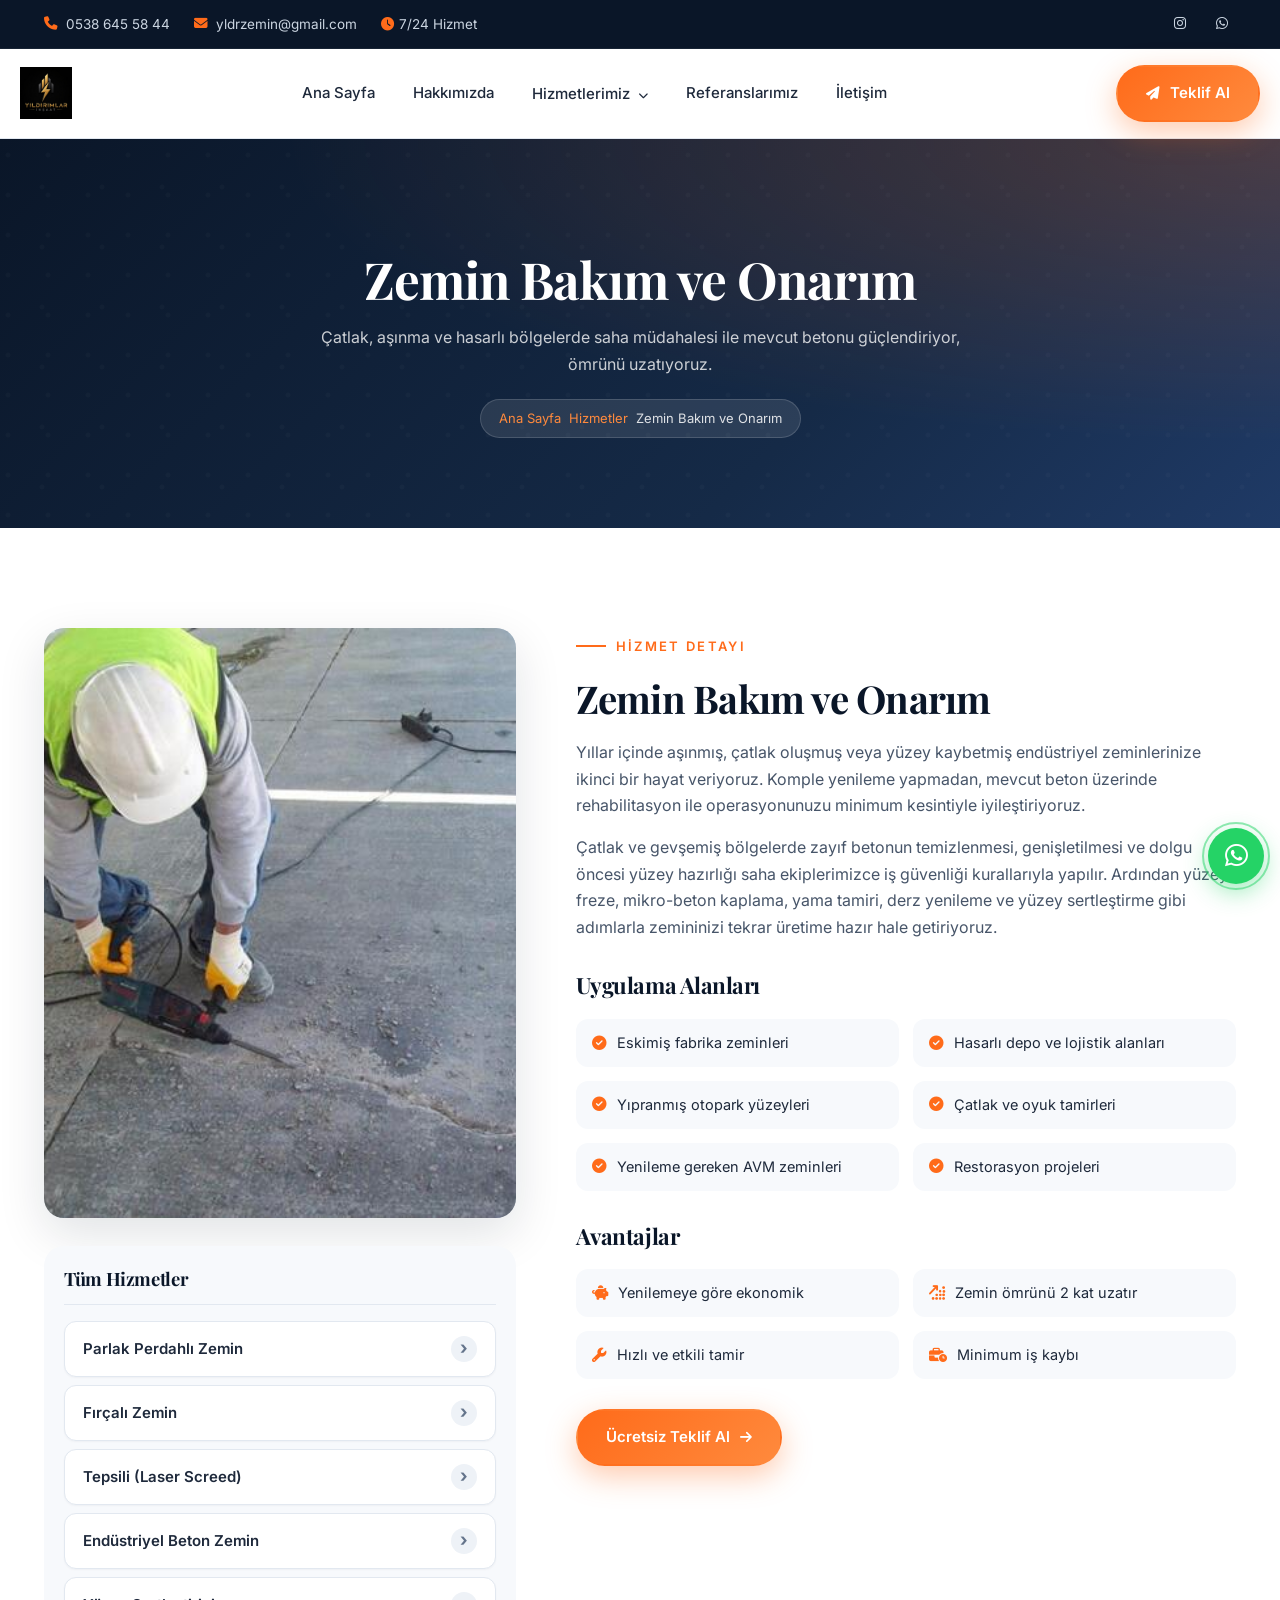
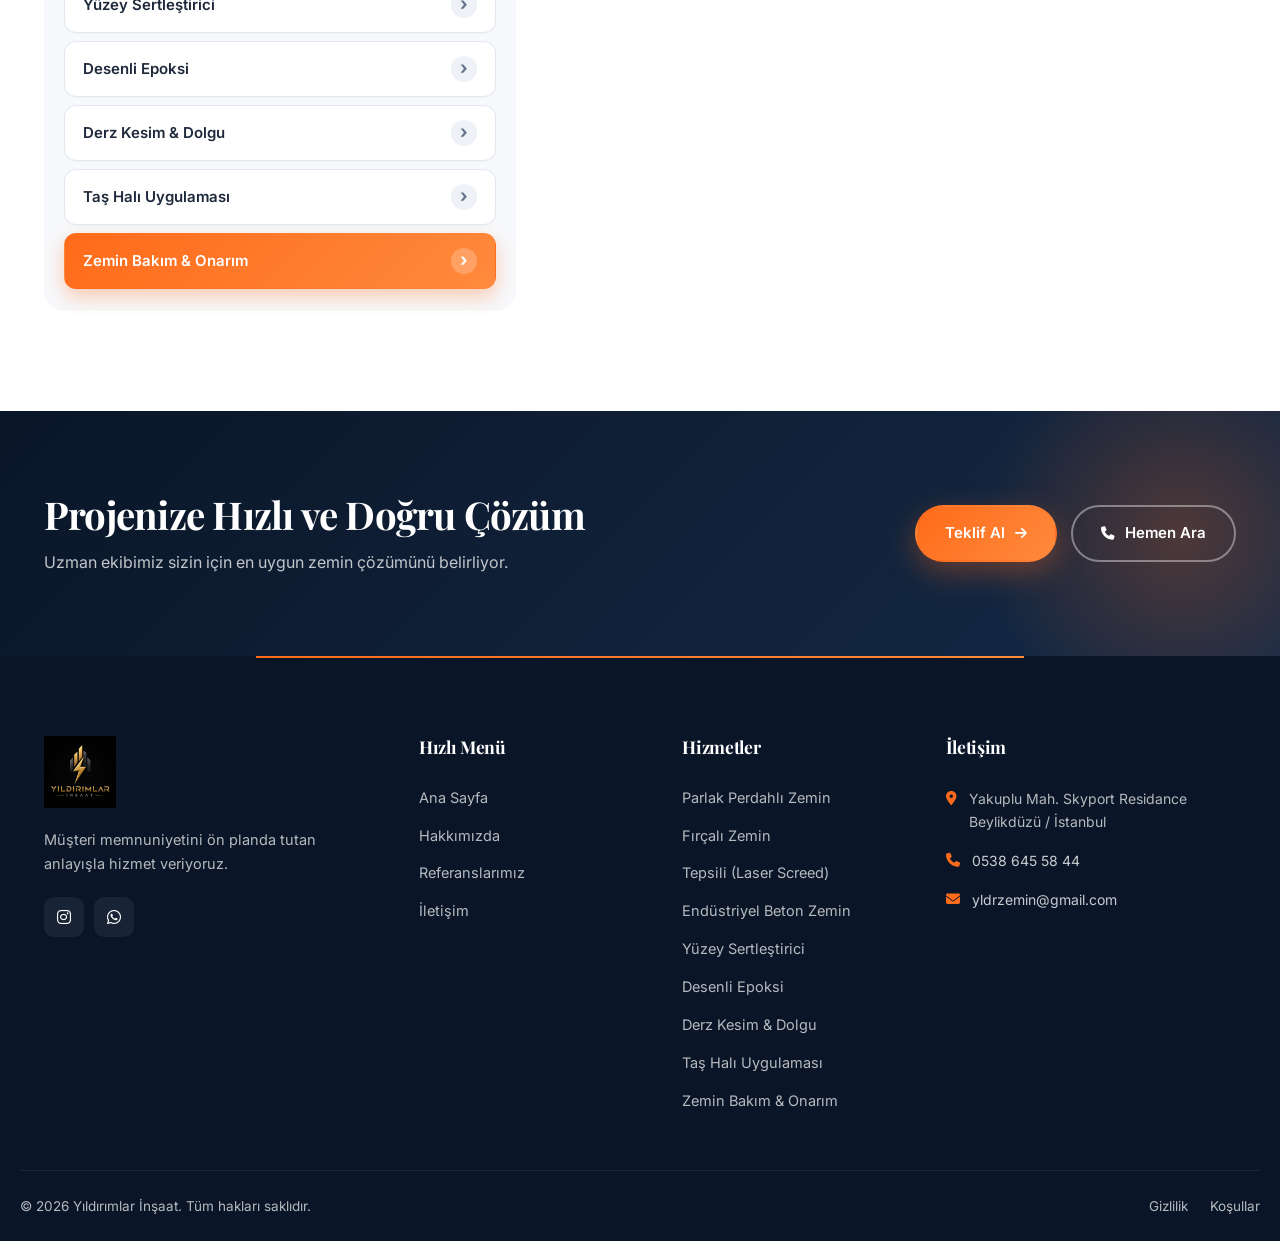
<file: hizmetler/zemin-bakim-onarim.html>
<!DOCTYPE html>
<html lang="tr">
<head>
  <meta charset="UTF-8" />
  <meta name="viewport" content="width=device-width, initial-scale=1.0, viewport-fit=cover" />
  <title>Zemin Bakım ve Onarım — Yıldırımlar İnşaat</title>
  <meta name="description" content="Beton zeminde çatlak onarımı, yüzey rehabilitasyonu ve bakım. Mevcut zeminlerin ömrünü uzatıyoruz. Yıldırımlar İnşaat, Türkiye geneli." />
  <meta name="keywords" content="Zemin Bakım ve Onarım, Yıldırımlar İnşaat, endüstriyel zemin, beton zemin" />
  <meta name="author" content="Yıldırımlar İnşaat" />
  <meta name="robots" content="index, follow" />
  <link rel="canonical" href="https://yldrmlarinsaat.com/hizmetler/zemin-bakim-onarim.html" />

  <meta property="og:type" content="article" />
  <meta property="og:site_name" content="Yıldırımlar İnşaat" />
  <meta property="og:title" content="Zemin Bakım ve Onarım — Yıldırımlar İnşaat" />
  <meta property="og:description" content="Çatlak ve hasar onarımı, beton zemin bakımı ve rehabilitasyon. Ömrü uzatan profesyonel saha çözümleri." />
  <meta property="og:url" content="https://yldrmlarinsaat.com/hizmetler/zemin-bakim-onarim.html" />
  <meta property="og:image" content="https://yldrmlarinsaat.com/images/service-7.png" />
  <meta property="og:locale" content="tr_TR" />

  <meta property="og:image:alt" content="Beton zeminde çatlak onarımı ve yüzey hazırlığı — Yıldırımlar İnşaat" />
  <meta name="twitter:image:alt" content="Beton zeminde çatlak onarımı ve yüzey hazırlığı — Yıldırımlar İnşaat" />
  <link rel="alternate" hreflang="tr" href="https://yldrmlarinsaat.com/hizmetler/zemin-bakim-onarim.html" />
  <link rel="alternate" hreflang="x-default" href="https://yldrmlarinsaat.com/hizmetler/zemin-bakim-onarim.html" />
  <meta name="twitter:card" content="summary_large_image" />
  <meta name="twitter:title" content="Zemin Bakım ve Onarım — Yıldırımlar İnşaat" />
  <meta name="twitter:description" content="Çatlak ve hasar onarımı, beton zemin bakımı ve rehabilitasyon." />
  <meta name="twitter:image" content="https://yldrmlarinsaat.com/images/service-7.png" />

  <meta name="theme-color" content="#FF7A00" />
  <link rel="icon" type="image/png" href="../images/logo-yildirim.png?v=2" />

  <link rel="preconnect" href="https://fonts.googleapis.com" />
  <link rel="preconnect" href="https://fonts.gstatic.com" crossorigin />
  <link rel="preconnect" href="https://cdnjs.cloudflare.com" crossorigin />
  <link rel="dns-prefetch" href="//cdnjs.cloudflare.com" />
  <link href="https://fonts.googleapis.com/css2?family=Inter:wght@300;400;500;600;700&family=Playfair+Display:wght@600;700;800&display=swap" rel="stylesheet" />
  <link rel="stylesheet" href="https://cdnjs.cloudflare.com/ajax/libs/font-awesome/6.5.2/css/all.min.css" />
  <link rel="stylesheet" href="../css/style.css?v=22" />
  <script type="application/ld+json">
  {
    "@context": "https://schema.org",
    "@graph": [
      {
        "@type": "Service",
        "@id": "https://yldrmlarinsaat.com/hizmetler/zemin-bakim-onarim.html#service",
        "name": "Zemin Bakım ve Onarım",
        "description": "Çatlak, aşınma ve hasarlı bölgelerde profesyonel müdahale; mevcut beton zemini yenileyerek kullanım ömrünü uzatan bakım ve onarım hizmetleri.",
        "url": "https://yldrmlarinsaat.com/hizmetler/zemin-bakim-onarim.html",
        "image": "https://yldrmlarinsaat.com/images/service-7.png",
        "provider": { "@id": "https://yldrmlarinsaat.com/#organization" },
        "areaServed": { "@type": "Country", "name": "Türkiye" },
        "serviceType": "Zemin Bakım ve Onarım",
        "category": "Endüstriyel Zemin Uygulamaları",
        "offers": {
          "@type": "Offer",
          "availability": "https://schema.org/InStock",
          "priceCurrency": "TRY",
          "url": "https://yldrmlarinsaat.com/iletisim.html",
          "businessFunction": "https://schema.org/ProvideService"
        }
      },
      {
        "@type": "WebPage",
        "@id": "https://yldrmlarinsaat.com/hizmetler/zemin-bakim-onarim.html#webpage",
        "url": "https://yldrmlarinsaat.com/hizmetler/zemin-bakim-onarim.html",
        "name": "Zemin Bakım ve Onarım — Yıldırımlar İnşaat",
        "description": "Beton zemin bakımı, çatlak onarımı ve yüzey rehabilitasyonu.",
        "isPartOf": { "@id": "https://yldrmlarinsaat.com/#website" },
        "about": { "@id": "https://yldrmlarinsaat.com/hizmetler/zemin-bakim-onarim.html#service" },
        "primaryImageOfPage": "https://yldrmlarinsaat.com/images/service-7.png",
        "breadcrumb": { "@id": "https://yldrmlarinsaat.com/hizmetler/zemin-bakim-onarim.html#breadcrumb" },
        "inLanguage": "tr-TR"
      },
      {
        "@type": "BreadcrumbList",
        "@id": "https://yldrmlarinsaat.com/hizmetler/zemin-bakim-onarim.html#breadcrumb",
        "itemListElement": [
          { "@type": "ListItem", "position": 1, "name": "Ana Sayfa", "item": "https://yldrmlarinsaat.com/" },
          { "@type": "ListItem", "position": 2, "name": "Hizmetler", "item": "https://yldrmlarinsaat.com/#hizmetler" },
          { "@type": "ListItem", "position": 3, "name": "Zemin Bakım ve Onarım" }
        ]
      }
    ]
  }
  </script>
</head>
<body>

  <div class="topbar">
    <div class="container topbar-inner">
      <div class="topbar-info">
        <a href="tel:+905386455844"><i class="fa-solid fa-phone"></i> 0538 645 58 44</a>
        <a href="mailto:yldrzemin@gmail.com"><i class="fa-solid fa-envelope"></i> yldrzemin@gmail.com</a>
        <span><i class="fa-solid fa-clock"></i> 7/24 Hizmet</span>
      </div>
      <div class="topbar-social">
        <a href="https://instagram.com/yldrm._.insaat" target="_blank" rel="noopener" aria-label="Instagram"><i class="fa-brands fa-instagram"></i></a>
        <a href="https://wa.me/905386455844" target="_blank" rel="noopener" aria-label="Whatsapp"><i class="fa-brands fa-whatsapp"></i></a>
      </div>
    </div>
  </div>

  <header class="header">
    <div class="container nav">
      <a href="../index.html" class="logo" aria-label="Yıldırımlar İnşaat — Ana sayfa">
        <img src="../images/logo-yildirim.png?v=2" alt="Yıldırımlar İnşaat" width="120" height="120" class="logo-img" />
      </a>
      <nav class="nav-menu">
        <a href="../index.html">Ana Sayfa</a>
        <a href="../hakkimizda.html">Hakkımızda</a>
        <div class="has-drop">
          <a href="../index.html#hizmetler">Hizmetlerimiz <i class="fa-solid fa-chevron-down" style="font-size:10px;margin-left:4px"></i></a>
          <div class="drop">
            <a href="parlak-perdahli-zemin.html">Parlak Perdahlı Zemin</a>
            <a href="fircali-zemin.html">Fırçalı Zemin</a>
            <a href="tepsili-zemin.html">Tepsili (Laser Screed)</a>
            <a href="endustriyel-beton-zemin.html">Endüstriyel Beton Zemin</a>
            <a href="yuzey-sertlestirici.html">Yüzey Sertleştirici</a>
            <a href="desenli-epoksi.html">Desenli Epoksi</a>
            <a href="derz-kesim-dolgu.html">Derz Kesim &amp; Dolgu</a>
            <a href="tas-hali.html">Taş Halı Uygulaması</a>
            <a href="zemin-bakim-onarim.html">Zemin Bakım &amp; Onarım</a>
          </div>
        </div>
        <a href="../referanslar.html">Referanslarımız</a>
        <a href="../iletisim.html">İletişim</a>
        <a href="../iletisim.html" class="mobile-cta"><i class="fa-solid fa-paper-plane"></i> Teklif Al</a>
      </nav>
      <div class="nav-cta">
        <a href="../iletisim.html" class="btn btn-primary"><i class="fa-solid fa-paper-plane"></i> Teklif Al</a>
        <button class="nav-toggle"><i class="fa-solid fa-bars"></i></button>
      </div>
    </div>
  </header>

  <section class="page-header">
    <div class="container page-header-inner">
      <h1>Zemin Bakım ve Onarım</h1>
      <p>Çatlak, aşınma ve hasarlı bölgelerde saha müdahalesi ile mevcut betonu güçlendiriyor, ömrünü uzatıyoruz.</p>
      <div class="breadcrumb">
        <a href="../index.html">Ana Sayfa</a>
       
        <a href="../index.html#hizmetler">Hizmetler</a>
       
        <span>Zemin Bakım ve Onarım</span>
      </div>
    </div>
  </section>

  <section class="section">
    <div class="container">
      <div class="service-detail-grid">
        <aside class="service-detail-media">
          <div class="img-main">
            <img src="../images/service-7.png" alt="Endüstriyel beton zeminde çatlak onarımı — elektrikli kırıcı ile yüzey hazırlığı" onerror="this.style.display='none'" />
          </div>
          <div class="sidebar">
            <h4>Tüm Hizmetler</h4>
            <div class="sidebar-list">
              <a href="parlak-perdahli-zemin.html"><span class="link-text">Parlak Perdahlı Zemin</span><span class="link-arrow" aria-hidden="true">&rsaquo;</span></a>
              <a href="fircali-zemin.html"><span class="link-text">Fırçalı Zemin</span><span class="link-arrow" aria-hidden="true">&rsaquo;</span></a>
              <a href="tepsili-zemin.html"><span class="link-text">Tepsili (Laser Screed)</span><span class="link-arrow" aria-hidden="true">&rsaquo;</span></a>
              <a href="endustriyel-beton-zemin.html"><span class="link-text">Endüstriyel Beton Zemin</span><span class="link-arrow" aria-hidden="true">&rsaquo;</span></a>
              <a href="yuzey-sertlestirici.html"><span class="link-text">Yüzey Sertleştirici</span><span class="link-arrow" aria-hidden="true">&rsaquo;</span></a>
              <a href="desenli-epoksi.html"><span class="link-text">Desenli Epoksi</span><span class="link-arrow" aria-hidden="true">&rsaquo;</span></a>
              <a href="derz-kesim-dolgu.html"><span class="link-text">Derz Kesim & Dolgu</span><span class="link-arrow" aria-hidden="true">&rsaquo;</span></a>
              <a href="tas-hali.html"><span class="link-text">Taş Halı Uygulaması</span><span class="link-arrow" aria-hidden="true">&rsaquo;</span></a>
              <a href="zemin-bakim-onarim.html" class="active"><span class="link-text">Zemin Bakım & Onarım</span><span class="link-arrow" aria-hidden="true">&rsaquo;</span></a>
            </div>
          </div>
        </aside>

        <div class="service-detail-content reveal reveal-delay-1">
          <span class="eyebrow">Hizmet Detayı</span>
          <h2>Zemin Bakım ve Onarım</h2>
          <p>Yıllar içinde aşınmış, çatlak oluşmuş veya yüzey kaybetmiş endüstriyel zeminlerinize ikinci bir hayat veriyoruz. Komple yenileme yapmadan, mevcut beton üzerinde rehabilitasyon ile operasyonunuzu minimum kesintiyle iyileştiriyoruz.</p>
          <p>Çatlak ve gevşemiş bölgelerde zayıf betonun temizlenmesi, genişletilmesi ve dolgu öncesi yüzey hazırlığı saha ekiplerimizce iş güvenliği kurallarıyla yapılır. Ardından yüzey freze, mikro-beton kaplama, yama tamiri, derz yenileme ve yüzey sertleştirme gibi adımlarla zemininizi tekrar üretime hazır hale getiriyoruz.</p>

          <h3>Uygulama Alanları</h3>
          <ul class="feat-list">
            <li><i class="fa-solid fa-check-circle"></i>Eskimiş fabrika zeminleri</li>
            <li><i class="fa-solid fa-check-circle"></i>Hasarlı depo ve lojistik alanları</li>
            <li><i class="fa-solid fa-check-circle"></i>Yıpranmış otopark yüzeyleri</li>
            <li><i class="fa-solid fa-check-circle"></i>Çatlak ve oyuk tamirleri</li>
            <li><i class="fa-solid fa-check-circle"></i>Yenileme gereken AVM zeminleri</li>
            <li><i class="fa-solid fa-check-circle"></i>Restorasyon projeleri</li>
          </ul>

          <h3>Avantajlar</h3>
          <ul class="feat-list">
            <li><i class="fa-solid fa-piggy-bank"></i>Yenilemeye göre ekonomik</li>
            <li><i class="fa-solid fa-arrow-up-right-dots"></i>Zemin ömrünü 2 kat uzatır</li>
            <li><i class="fa-solid fa-wrench"></i>Hızlı ve etkili tamir</li>
            <li><i class="fa-solid fa-business-time"></i>Minimum iş kaybı</li>
          </ul>

          <div style="margin-top:30px">
            <a href="../iletisim.html" class="btn btn-primary">Ücretsiz Teklif Al <i class="fa-solid fa-arrow-right"></i></a>
          </div>
        </div>
      </div>
    </div>
  </section>

  <section class="cta-banner">
    <div class="container cta-inner reveal">
      <div>
        <h2>Projenize Hızlı ve Doğru Çözüm</h2>
        <p>Uzman ekibimiz sizin için en uygun zemin çözümünü belirliyor.</p>
      </div>
      <div class="cta-actions">
        <a href="../iletisim.html" class="btn btn-primary">Teklif Al <i class="fa-solid fa-arrow-right"></i></a>
        <a href="tel:+905386455844" class="btn btn-outline"><i class="fa-solid fa-phone"></i> Hemen Ara</a>
      </div>
    </div>
  </section>

  <footer class="footer">
    <div class="container footer-grid">
      <div class="footer-about">
        <a href="../index.html" class="logo" aria-label="Yıldırımlar İnşaat — Ana sayfa">
          <img src="../images/logo-yildirim.png?v=2" alt="Yıldırımlar İnşaat" width="120" height="120" class="logo-img" />
        </a>
        <p>Müşteri memnuniyetini ön planda tutan anlayışla hizmet veriyoruz.</p>
        <div class="footer-social">
          <a href="https://instagram.com/yldrm._.insaat" target="_blank" rel="noopener" aria-label="Instagram"><i class="fa-brands fa-instagram"></i></a>
          <a href="https://wa.me/905386455844" target="_blank" rel="noopener" aria-label="Whatsapp"><i class="fa-brands fa-whatsapp"></i></a>
        </div>
      </div>
      <div class="footer-col">
        <h5>Hızlı Menü</h5>
        <div class="footer-links">
          <a href="../index.html">Ana Sayfa</a>
          <a href="../hakkimizda.html">Hakkımızda</a>
          <a href="../referanslar.html">Referanslarımız</a>
          <a href="../iletisim.html">İletişim</a>
        </div>
      </div>
      <div class="footer-col">
        <h5>Hizmetler</h5>
        <div class="footer-links">
          <a href="parlak-perdahli-zemin.html">Parlak Perdahlı Zemin</a>
          <a href="fircali-zemin.html">Fırçalı Zemin</a>
          <a href="tepsili-zemin.html">Tepsili (Laser Screed)</a>
          <a href="endustriyel-beton-zemin.html">Endüstriyel Beton Zemin</a>
          <a href="yuzey-sertlestirici.html">Yüzey Sertleştirici</a>
          <a href="desenli-epoksi.html">Desenli Epoksi</a>
          <a href="derz-kesim-dolgu.html">Derz Kesim & Dolgu</a>
          <a href="tas-hali.html">Taş Halı Uygulaması</a>
          <a href="zemin-bakim-onarim.html">Zemin Bakım & Onarım</a>
        </div>
      </div>
      <div class="footer-col">
        <h5>İletişim</h5>
        <ul class="footer-contact">
          <li><i class="fa-solid fa-location-dot"></i><span>Yakuplu Mah. Skyport Residance<br>Beylikdüzü / İstanbul</span></li>
          <li><i class="fa-solid fa-phone"></i><a href="tel:+905386455844">0538 645 58 44</a></li>
          <li><i class="fa-solid fa-envelope"></i><a href="mailto:yldrzemin@gmail.com">yldrzemin@gmail.com</a></li>
        </ul>
      </div>
    </div>
    <div class="container footer-bottom">
      <span>© <span data-year>2026</span> Yıldırımlar İnşaat. Tüm hakları saklıdır.</span>
      <div class="footer-bottom-links"><a href="#">Gizlilik</a><a href="#">Koşullar</a></div>
    </div>
  </footer>

  <a href="https://wa.me/905386455844" class="float-whatsapp" target="_blank"><i class="fa-brands fa-whatsapp"></i></a>

  <script src="../js/main.js?v=6"></script>
</body>
</html>
</file>
<file: css/style.css>
/* =========================================================
   Yıldırımlar İnşaat - Main Stylesheet
   Modern, responsive construction company website
   ========================================================= */

:root {
  --color-primary: #ff6b1a;
  --color-primary-dark: #e55a0e;
  --color-primary-light: #ff8a3d;
  --color-dark: #0a1628;
  --color-dark-2: #0f1e36;
  --color-dark-3: #152a47;
  --color-light: #ffffff;
  --color-soft: #f7f9fc;
  --color-soft-2: #eef2f7;
  --color-text: #1e293b;
  --color-text-soft: #475569;
  --color-muted: #64748b;
  --color-border: #e2e8f0;

  --gradient-primary: linear-gradient(135deg, #ff6b1a 0%, #ff8a3d 100%);
  --gradient-dark: linear-gradient(135deg, #0a1628 0%, #152a47 100%);
  --gradient-overlay: linear-gradient(180deg, rgba(10, 22, 40, 0.5) 0%, rgba(10, 22, 40, 0.85) 100%);

  --shadow-sm: 0 2px 8px rgba(10, 22, 40, 0.06);
  --shadow-md: 0 6px 24px rgba(10, 22, 40, 0.08);
  --shadow-lg: 0 16px 48px rgba(10, 22, 40, 0.12);
  --shadow-xl: 0 24px 64px rgba(10, 22, 40, 0.18);
  --shadow-primary: 0 10px 30px rgba(255, 107, 26, 0.35);

  --radius-sm: 6px;
  --radius-md: 12px;
  --radius-lg: 20px;
  --radius-xl: 28px;
  --radius-full: 9999px;

  --container-max: 1240px;
  --transition: 0.35s cubic-bezier(0.4, 0, 0.2, 1);

  --font-head: 'Playfair Display', 'Georgia', serif;
  --font-body: 'Inter', 'Segoe UI', system-ui, -apple-system, sans-serif;
}

/* ---------- Reset ---------- */
*,
*::before,
*::after {
  box-sizing: border-box;
  margin: 0;
  padding: 0;
}

html {
  scroll-behavior: smooth;
  -webkit-text-size-adjust: 100%;
  text-size-adjust: 100%;
}

body {
  font-family: var(--font-body);
  font-size: 16px;
  line-height: 1.65;
  color: var(--color-text);
  background: var(--color-light);
  overflow-x: hidden;
  overflow-wrap: break-word;
  -webkit-font-smoothing: antialiased;
  -moz-osx-font-smoothing: grayscale;
}

img {
  max-width: 100%;
  height: auto;
  display: block;
}

a {
  color: inherit;
  text-decoration: none;
  transition: color var(--transition);
}

button {
  font-family: inherit;
  cursor: pointer;
  border: none;
  background: none;
}

ul {
  list-style: none;
}

h1, h2, h3, h4, h5, h6 {
  font-family: var(--font-head);
  font-weight: 700;
  line-height: 1.2;
  color: var(--color-dark);
  letter-spacing: -0.02em;
}

section {
  position: relative;
}

/* ---------- Utility ---------- */
.container {
  width: 100%;
  max-width: var(--container-max);
  margin-inline: auto;
  padding-inline: clamp(16px, 4vw, 24px);
}

.section {
  padding: 100px 0;
}

.section-sm {
  padding: 70px 0;
}

.eyebrow {
  display: inline-flex;
  align-items: center;
  gap: 10px;
  font-family: var(--font-body);
  font-size: 13px;
  font-weight: 600;
  text-transform: uppercase;
  letter-spacing: 0.18em;
  color: var(--color-primary);
  margin-bottom: 18px;
}

.eyebrow::before {
  content: '';
  width: 30px;
  height: 2px;
  background: var(--color-primary);
}

.section-title {
  font-size: clamp(2rem, 3.2vw, 3rem);
  margin-bottom: 18px;
}

.section-subtitle {
  font-size: 1.05rem;
  color: var(--color-text-soft);
  max-width: 680px;
  margin-bottom: 20px;
}

.text-center {
  text-align: center;
}

.text-center .eyebrow,
.text-center .section-subtitle {
  margin-left: auto;
  margin-right: auto;
}

/* ---------- Buttons ---------- */
.btn {
  display: inline-flex;
  align-items: center;
  justify-content: center;
  gap: 10px;
  padding: 14px 28px;
  font-size: 15px;
  font-weight: 600;
  border-radius: var(--radius-full);
  transition: all var(--transition);
  cursor: pointer;
  white-space: nowrap;
  border: 2px solid transparent;
}

.btn-primary {
  background: var(--gradient-primary);
  color: #fff;
  box-shadow: var(--shadow-primary);
}

.btn-primary:hover {
  transform: translateY(-2px);
  box-shadow: 0 14px 36px rgba(255, 107, 26, 0.5);
}

.btn-outline {
  background: transparent;
  color: #fff;
  border-color: rgba(255, 255, 255, 0.4);
}

.btn-outline:hover {
  background: #fff;
  color: var(--color-dark);
  border-color: #fff;
}

.btn-dark {
  background: var(--color-dark);
  color: #fff;
}

.btn-dark:hover {
  background: var(--color-primary);
}

.btn-ghost {
  background: transparent;
  color: var(--color-dark);
  border-color: var(--color-border);
}

.btn-ghost:hover {
  background: var(--color-dark);
  color: #fff;
  border-color: var(--color-dark);
}

.btn i, .btn svg {
  font-size: 0.9em;
  transition: transform var(--transition);
}

.btn:hover i.fa-arrow-right {
  transform: translateX(4px);
}

/* ---------- Top Bar ---------- */
.topbar {
  background: var(--color-dark);
  color: #cbd5e1;
  font-size: 13.5px;
  padding: 10px 0;
  border-bottom: 1px solid rgba(255, 255, 255, 0.06);
}

.topbar-inner {
  display: flex;
  justify-content: space-between;
  align-items: center;
  gap: 16px;
  flex-wrap: wrap;
}

.topbar-info {
  display: flex;
  gap: 24px;
  flex-wrap: wrap;
}

.topbar-info a {
  display: inline-flex;
  align-items: center;
  gap: 8px;
  color: #cbd5e1;
}

.topbar-info a:hover {
  color: var(--color-primary);
}

.topbar-info i {
  color: var(--color-primary);
}

.topbar-social {
  display: flex;
  gap: 14px;
}

.topbar-social a {
  color: #cbd5e1;
  width: 28px;
  height: 28px;
  display: inline-flex;
  align-items: center;
  justify-content: center;
  border-radius: 50%;
  transition: all var(--transition);
}

.topbar-social a:hover {
  background: var(--color-primary);
  color: #fff;
}

/* ---------- Header / Navigation ---------- */
.header {
  position: sticky;
  top: 0;
  left: 0;
  right: 0;
  z-index: 100;
  padding-top: env(safe-area-inset-top, 0px);
  padding-left: env(safe-area-inset-left, 0px);
  padding-right: env(safe-area-inset-right, 0px);
  background: rgba(255, 255, 255, 0.96);
  backdrop-filter: blur(14px);
  -webkit-backdrop-filter: blur(14px);
  border-bottom: 1px solid var(--color-border);
  transition: all var(--transition);
}

.header.scrolled {
  box-shadow: var(--shadow-md);
}

.nav {
  display: flex;
  align-items: center;
  justify-content: space-between;
  padding: 16px 0;
  gap: 24px;
}

.logo {
  display: flex;
  align-items: center;
  gap: 12px;
  flex-shrink: 0;
}

/* Kare logo — header'da yeterli okunabilirlik için yüksekliği arttırdık. */
.logo-img {
  display: block;
  height: 52px;
  width: 52px;
  max-width: 52px;
  object-fit: contain;
}

.footer-about .logo-img {
  height: 72px;
  width: 72px;
  max-width: 72px;
}

.logo-mark {
  width: 48px;
  height: 48px;
  border-radius: 12px;
  background: var(--gradient-primary);
  display: flex;
  align-items: center;
  justify-content: center;
  color: #fff;
  font-weight: 800;
  font-size: 20px;
  box-shadow: var(--shadow-primary);
  font-family: var(--font-body);
}

.logo-text {
  display: flex;
  flex-direction: column;
  line-height: 1.1;
}

.logo-text .name {
  font-family: var(--font-head);
  font-size: 20px;
  font-weight: 700;
  color: var(--color-dark);
}

.logo-text .tag {
  font-size: 11px;
  font-weight: 500;
  letter-spacing: 0.16em;
  text-transform: uppercase;
  color: var(--color-primary);
}

.nav-menu {
  display: flex;
  align-items: center;
  gap: 6px;
}

/* Mobil menüdeki CTA, masaüstünde zaten sağ üstte Teklif Al var → gizli */
.nav-menu .mobile-cta { display: none; }

.nav-menu a {
  position: relative;
  padding: 10px 16px;
  font-size: 15px;
  font-weight: 500;
  color: var(--color-text);
  border-radius: var(--radius-full);
}

.nav-menu a::after {
  content: '';
  position: absolute;
  left: 50%;
  bottom: 4px;
  transform: translateX(-50%);
  width: 0;
  height: 2px;
  background: var(--color-primary);
  transition: width var(--transition);
}

.nav-menu a:hover,
.nav-menu a.active {
  color: var(--color-primary);
}

.nav-menu a:hover::after,
.nav-menu a.active::after {
  width: 24px;
}

.nav-menu .has-drop {
  position: relative;
}

.nav-menu .drop {
  position: absolute;
  top: calc(100% + 12px);
  left: 50%;
  transform: translateX(-50%) translateY(10px);
  min-width: 260px;
  background: #fff;
  border-radius: var(--radius-md);
  box-shadow: var(--shadow-lg);
  padding: 10px;
  opacity: 0;
  visibility: hidden;
  transition: all var(--transition);
  border: 1px solid var(--color-border);
}

.nav-menu .drop::before {
  content: '';
  position: absolute;
  top: -6px;
  left: 50%;
  transform: translateX(-50%) rotate(45deg);
  width: 12px;
  height: 12px;
  background: #fff;
  border-top: 1px solid var(--color-border);
  border-left: 1px solid var(--color-border);
}

.nav-menu .has-drop:hover .drop {
  opacity: 1;
  visibility: visible;
  transform: translateX(-50%) translateY(0);
}

.nav-menu .drop a {
  display: block;
  padding: 10px 14px;
  border-radius: var(--radius-sm);
  font-size: 14px;
}

.nav-menu .drop a::after {
  display: none;
}

.nav-menu .drop a:hover {
  background: var(--color-soft);
  color: var(--color-primary);
}

.nav-cta {
  display: flex;
  align-items: center;
  gap: 12px;
}

.nav-toggle {
  display: none;
  width: 44px;
  height: 44px;
  border-radius: var(--radius-sm);
  background: var(--color-soft);
  color: var(--color-dark);
  align-items: center;
  justify-content: center;
  font-size: 18px;
  transition: all var(--transition);
}

.nav-toggle:hover {
  background: var(--color-dark);
  color: #fff;
}

/* ---------- Hero ---------- */
.hero {
  position: relative;
  min-height: 92vh;
  min-height: 92dvh;
  display: flex;
  align-items: center;
  color: #fff;
  overflow: hidden;
  background: var(--color-dark);
}

.hero-bg {
  position: absolute;
  inset: 0;
  background-image: url('../images/hero-1.jpg');
  background-size: cover;
  background-position: center;
  z-index: 0;
}

.hero-bg::after {
  content: '';
  position: absolute;
  inset: 0;
  background: linear-gradient(120deg, rgba(10, 22, 40, 0.92) 0%, rgba(10, 22, 40, 0.7) 55%, rgba(10, 22, 40, 0.45) 100%);
}

/* Decorative pattern when no image available */
.hero-bg::before {
  content: '';
  position: absolute;
  inset: 0;
  background: 
    radial-gradient(ellipse at top right, rgba(255, 107, 26, 0.22), transparent 55%),
    radial-gradient(ellipse at bottom left, rgba(21, 42, 71, 0.8), transparent 50%),
    linear-gradient(135deg, #0a1628 0%, #152a47 55%, #1f3a66 100%);
  z-index: -1;
}

.hero-inner {
  position: relative;
  z-index: 2;
  padding: 80px 0;
  width: 100%;
}

.hero-grid {
  display: grid;
  grid-template-columns: 1.1fr 0.9fr;
  gap: 60px;
  align-items: center;
}

.hero-content .eyebrow {
  color: var(--color-primary-light);
}

.hero-content .eyebrow::before {
  background: var(--color-primary-light);
}

.hero-title {
  font-size: clamp(2.4rem, 5vw, 4.2rem);
  color: #fff;
  margin-bottom: 24px;
  line-height: 1.08;
}

.hero-title .accent {
  background: var(--gradient-primary);
  -webkit-background-clip: text;
  -webkit-text-fill-color: transparent;
  background-clip: text;
}

.hero-desc {
  font-size: 1.08rem;
  color: rgba(255, 255, 255, 0.82);
  max-width: 540px;
  margin-bottom: 32px;
}

.hero-cta {
  display: flex;
  gap: 14px;
  flex-wrap: wrap;
}

.hero-stats {
  display: grid;
  grid-template-columns: repeat(3, 1fr);
  gap: 24px;
  margin-top: 48px;
  padding-top: 32px;
  border-top: 1px solid rgba(255, 255, 255, 0.14);
}

.hero-stat .num {
  font-family: var(--font-head);
  font-size: 2.2rem;
  font-weight: 700;
  color: var(--color-primary-light);
  line-height: 1;
  display: flex;
  align-items: baseline;
  gap: 4px;
}

.hero-stat .label {
  font-size: 13px;
  color: rgba(255, 255, 255, 0.7);
  margin-top: 8px;
  text-transform: uppercase;
  letter-spacing: 0.08em;
}

/* Hero visual card */
.hero-visual {
  position: relative;
  aspect-ratio: 4 / 5;
  border-radius: var(--radius-xl);
  overflow: hidden;
  box-shadow: var(--shadow-xl);
  background: linear-gradient(135deg, #1f3a66, #0a1628);
}

.hero-visual img {
  position: absolute;
  inset: 0;
  width: 100%;
  height: 100%;
  object-fit: cover;
}

.hero-badge {
  position: absolute;
  bottom: 24px;
  left: 24px;
  right: 24px;
  padding: 20px 24px;
  background: rgba(255, 255, 255, 0.12);
  backdrop-filter: blur(16px);
  -webkit-backdrop-filter: blur(16px);
  border: 1px solid rgba(255, 255, 255, 0.2);
  border-radius: var(--radius-md);
  display: flex;
  align-items: center;
  gap: 16px;
  color: #fff;
}

.hero-badge-icon {
  width: 48px;
  height: 48px;
  border-radius: var(--radius-sm);
  background: var(--gradient-primary);
  display: flex;
  align-items: center;
  justify-content: center;
  font-size: 20px;
  flex-shrink: 0;
}

.hero-badge-text strong {
  display: block;
  font-size: 15px;
  margin-bottom: 2px;
}

.hero-badge-text span {
  font-size: 13px;
  color: rgba(255, 255, 255, 0.78);
}

.hero-scroll {
  position: absolute;
  bottom: 24px;
  left: 50%;
  transform: translateX(-50%);
  z-index: 3;
  color: rgba(255, 255, 255, 0.7);
  font-size: 12px;
  text-transform: uppercase;
  letter-spacing: 0.2em;
  display: flex;
  flex-direction: column;
  align-items: center;
  gap: 10px;
}

.hero-scroll .line {
  width: 1px;
  height: 40px;
  background: linear-gradient(to bottom, transparent, var(--color-primary));
  animation: scrollDown 2s ease-in-out infinite;
}

@keyframes scrollDown {
  0%, 100% { transform: scaleY(1); transform-origin: top; opacity: 0.3; }
  50% { transform: scaleY(1.4); opacity: 1; }
}

/* ---------- About ---------- */
.about-grid {
  display: grid;
  grid-template-columns: 1fr 1fr;
  gap: 70px;
  align-items: center;
}

.about-visual {
  position: relative;
}

.about-visual .main-img {
  border-radius: var(--radius-lg);
  overflow: hidden;
  aspect-ratio: 4 / 5;
  background: linear-gradient(135deg, #e2e8f0, #cbd5e1);
  box-shadow: var(--shadow-lg);
}

.about-visual .main-img img {
  width: 100%;
  height: 100%;
  object-fit: cover;
}

.about-visual .sub-img {
  position: absolute;
  bottom: -30px;
  right: -30px;
  width: 50%;
  aspect-ratio: 1;
  border-radius: var(--radius-md);
  overflow: hidden;
  border: 8px solid #fff;
  box-shadow: var(--shadow-lg);
  background: #cbd5e1;
}

.about-visual .sub-img img {
  width: 100%;
  height: 100%;
  object-fit: cover;
}

.about-visual .exp-badge {
  position: absolute;
  top: -24px;
  left: -24px;
  width: 160px;
  height: 160px;
  border-radius: 50%;
  background: var(--gradient-primary);
  color: #fff;
  display: flex;
  flex-direction: column;
  align-items: center;
  justify-content: center;
  text-align: center;
  box-shadow: var(--shadow-primary);
  border: 8px solid #fff;
  padding: 12px;
}

.about-visual .exp-badge .num {
  font-family: var(--font-head);
  font-size: 3rem;
  font-weight: 800;
  line-height: 1;
}

.about-visual .exp-badge .txt {
  font-size: 12px;
  font-weight: 600;
  margin-top: 6px;
  text-transform: uppercase;
  letter-spacing: 0.08em;
}

.about-content h2 {
  margin-bottom: 18px;
}

.about-content p {
  color: var(--color-text-soft);
  margin-bottom: 16px;
}

.about-features {
  display: grid;
  grid-template-columns: 1fr 1fr;
  gap: 18px;
  margin: 28px 0;
}

.about-feature {
  display: flex;
  align-items: center;
  gap: 12px;
  padding: 14px 18px;
  border-radius: var(--radius-md);
  background: var(--color-soft);
  border: 1px solid var(--color-border);
  transition: all var(--transition);
}

.about-feature:hover {
  border-color: var(--color-primary);
  transform: translateY(-2px);
  box-shadow: var(--shadow-sm);
}

.about-feature i {
  width: 32px;
  height: 32px;
  border-radius: 50%;
  background: var(--gradient-primary);
  color: #fff;
  display: flex;
  align-items: center;
  justify-content: center;
  font-size: 13px;
  flex-shrink: 0;
}

.about-feature span {
  font-weight: 500;
  font-size: 14.5px;
}

/* ---------- Vision/Mission Tiles ---------- */
.vm-grid {
  display: grid;
  grid-template-columns: repeat(2, 1fr);
  gap: 24px;
  margin-top: 30px;
}

.vm-card {
  padding: 28px;
  border-radius: var(--radius-lg);
  background: var(--color-soft);
  border: 1px solid var(--color-border);
  transition: all var(--transition);
}

.vm-card:hover {
  border-color: transparent;
  background: var(--gradient-dark);
  color: #fff;
  transform: translateY(-4px);
  box-shadow: var(--shadow-lg);
}

.vm-card:hover h4,
.vm-card:hover p {
  color: #fff;
}

.vm-card i {
  display: inline-flex;
  width: 48px;
  height: 48px;
  border-radius: 12px;
  background: var(--gradient-primary);
  color: #fff;
  align-items: center;
  justify-content: center;
  font-size: 20px;
  margin-bottom: 16px;
}

.vm-card h4 {
  font-size: 1.35rem;
  margin-bottom: 8px;
}

.vm-card p {
  color: var(--color-text-soft);
  font-size: 14.5px;
  margin: 0;
}

/* ---------- Services ---------- */
.services-bg {
  background: var(--color-soft);
}

.services-grid {
  display: grid;
  grid-template-columns: repeat(3, 1fr);
  gap: 28px;
  margin-top: 50px;
}

.service-card {
  position: relative;
  background: #fff;
  border-radius: var(--radius-lg);
  overflow: hidden;
  border: 1px solid var(--color-border);
  transition: all var(--transition);
  display: flex;
  flex-direction: column;
}

/* Tüm kart alanı tek hedef: mobilde görsele tıklayınca yanlış/boş hedef sorununu giderir */
.service-card-hit {
  position: absolute;
  inset: 0;
  z-index: 4;
  border-radius: var(--radius-lg);
  text-decoration: none;
}

.service-card-hit:focus-visible {
  outline: 3px solid var(--color-primary);
  outline-offset: 3px;
}

.service-card:hover {
  transform: translateY(-6px);
  box-shadow: var(--shadow-lg);
  border-color: transparent;
}

.service-media {
  position: relative;
  aspect-ratio: 16 / 10;
  overflow: hidden;
  background: linear-gradient(135deg, #152a47, #0a1628);
}

.service-media img {
  width: 100%;
  height: 100%;
  object-fit: cover;
  transition: transform 0.6s ease;
}

.service-card:hover .service-media img {
  transform: scale(1.06);
}

.service-media::after {
  content: '';
  position: absolute;
  inset: 0;
  background: linear-gradient(180deg, transparent 40%, rgba(10, 22, 40, 0.75));
  pointer-events: none;
}

.service-icon {
  position: absolute;
  top: 16px;
  left: 16px;
  width: 48px;
  height: 48px;
  border-radius: 12px;
  background: var(--gradient-primary);
  color: #fff;
  display: flex;
  align-items: center;
  justify-content: center;
  font-size: 20px;
  z-index: 2;
  box-shadow: var(--shadow-primary);
}

.service-num {
  position: absolute;
  top: 20px;
  right: 20px;
  font-family: var(--font-head);
  font-size: 2.4rem;
  font-weight: 700;
  color: rgba(255, 255, 255, 0.5);
  line-height: 1;
  z-index: 2;
}

.service-body {
  padding: 26px;
  flex: 1;
  display: flex;
  flex-direction: column;
}

.service-body h3 {
  font-size: 1.35rem;
  margin-bottom: 10px;
}

.service-body p {
  color: var(--color-text-soft);
  font-size: 14.5px;
  margin-bottom: 18px;
  flex: 1;
}

.service-link {
  display: inline-flex;
  align-items: center;
  gap: 8px;
  font-weight: 600;
  color: var(--color-primary);
  font-size: 14px;
  padding-top: 16px;
  border-top: 1px solid var(--color-border);
  pointer-events: none;
}

.service-link i {
  transition: transform var(--transition);
}

.service-card:hover .service-link i {
  transform: translateX(4px);
}

/* ---------- Why Us ---------- */
.why-bg {
  background: var(--color-dark);
  color: #fff;
  overflow: hidden;
}

.why-bg .eyebrow {
  color: var(--color-primary-light);
}

.why-bg h2 {
  color: #fff;
}

.why-bg .section-subtitle {
  color: rgba(255, 255, 255, 0.7);
}

.why-bg::before {
  content: '';
  position: absolute;
  top: -150px;
  right: -150px;
  width: 500px;
  height: 500px;
  background: radial-gradient(circle, rgba(255, 107, 26, 0.2), transparent 70%);
  pointer-events: none;
}

.why-grid {
  display: grid;
  grid-template-columns: repeat(4, 1fr);
  gap: 24px;
  margin-top: 50px;
  position: relative;
}

.why-card {
  padding: 32px 26px;
  border-radius: var(--radius-lg);
  background: rgba(255, 255, 255, 0.04);
  border: 1px solid rgba(255, 255, 255, 0.08);
  transition: all var(--transition);
  backdrop-filter: blur(10px);
}

.why-card:hover {
  background: var(--gradient-primary);
  border-color: transparent;
  transform: translateY(-6px);
  box-shadow: var(--shadow-primary);
}

.why-card i {
  font-size: 32px;
  color: var(--color-primary-light);
  margin-bottom: 20px;
  display: inline-block;
  transition: all var(--transition);
}

.why-card:hover i {
  color: #fff;
  transform: scale(1.1);
}

.why-card h4 {
  color: #fff;
  font-size: 1.25rem;
  margin-bottom: 10px;
}

.why-card p {
  color: rgba(255, 255, 255, 0.7);
  font-size: 14px;
  margin: 0;
}

.why-card:hover p {
  color: rgba(255, 255, 255, 0.95);
}

/* ---------- Projects / References ---------- */
.refs-grid {
  display: grid;
  grid-template-columns: repeat(3, 1fr);
  grid-auto-rows: 240px;
  gap: 18px;
  margin-top: 50px;
}

.ref-card {
  position: relative;
  border-radius: var(--radius-md);
  overflow: hidden;
  background: var(--color-soft-2);
  cursor: pointer;
}

.ref-card.tall {
  grid-row: span 2;
}

.ref-card.wide {
  grid-column: span 2;
}

.ref-card img {
  position: absolute;
  inset: 0;
  width: 100%;
  height: 100%;
  object-fit: cover;
  transition: transform 0.6s ease;
}

.ref-card::after {
  content: '';
  position: absolute;
  inset: 0;
  background: linear-gradient(180deg, transparent 45%, rgba(10, 22, 40, 0.9));
  opacity: 0.7;
  transition: opacity var(--transition);
}

.ref-card:hover::after {
  opacity: 0.9;
}

.ref-card:hover img {
  transform: scale(1.06);
}

.ref-info {
  position: absolute;
  bottom: 0;
  left: 0;
  right: 0;
  padding: 24px;
  color: #fff;
  z-index: 2;
  transform: translateY(8px);
  transition: transform var(--transition);
}

.ref-card:hover .ref-info {
  transform: translateY(0);
}

.ref-info .tag {
  display: inline-block;
  padding: 4px 10px;
  background: var(--color-primary);
  border-radius: var(--radius-full);
  font-size: 11px;
  font-weight: 600;
  text-transform: uppercase;
  letter-spacing: 0.1em;
  margin-bottom: 8px;
}

.ref-info h4 {
  color: #fff;
  font-size: 1.15rem;
  margin: 0;
}

.ref-info .loc {
  color: rgba(255, 255, 255, 0.75);
  font-size: 13px;
  margin-top: 4px;
}

/* ---------- Projects Table ---------- */
.projects-table {
  background: #fff;
  border-radius: var(--radius-lg);
  overflow: hidden;
  box-shadow: var(--shadow-md);
  border: 1px solid var(--color-border);
}

.pt-row {
  display: grid;
  grid-template-columns: 70px 2.2fr 1.6fr 1fr;
  gap: 16px;
  padding: 18px 26px;
  align-items: center;
  border-bottom: 1px solid var(--color-border);
  transition: background var(--transition);
}

.pt-row:last-child {
  border-bottom: none;
}

.pt-row:not(.pt-head):not(.pt-total):hover {
  background: var(--color-soft);
}

.pt-head {
  background: var(--color-dark);
  color: #fff;
  font-size: 12px;
  font-weight: 700;
  text-transform: uppercase;
  letter-spacing: 0.12em;
}

.pt-head .pt-cell {
  color: rgba(255, 255, 255, 0.85);
}

.pt-num {
  font-family: var(--font-head);
  font-weight: 700;
  color: var(--color-primary);
  font-size: 15px;
}

.pt-name {
  font-weight: 600;
  color: var(--color-dark);
  font-size: 15.5px;
}

.pt-type {
  color: var(--color-text-soft);
  font-size: 14px;
}

.pt-area {
  font-family: var(--font-head);
  font-weight: 700;
  font-size: 17px;
  color: var(--color-primary);
  text-align: right;
}

.pt-head .pt-area {
  text-align: right;
}

.pt-total {
  background: var(--gradient-dark);
  color: #fff;
  padding: 24px 26px;
}

.pt-total .pt-num,
.pt-total .pt-name,
.pt-total .pt-type,
.pt-total .pt-area {
  color: #fff;
}

.pt-total .pt-name {
  font-family: var(--font-head);
  font-size: 17px;
  font-weight: 700;
  letter-spacing: 0.02em;
}

.pt-total .pt-area {
  font-size: 22px;
  color: var(--color-primary-light);
}

.pt-total .pt-num i {
  color: var(--color-primary-light);
  font-size: 18px;
}

.pt-total .pt-type {
  font-style: italic;
  color: rgba(255, 255, 255, 0.7);
  font-size: 13px;
}

@media (max-width: 820px) {
  .pt-row {
    grid-template-columns: 1fr;
    gap: 4px;
    padding: 18px 20px;
  }
  .pt-head {
    display: none;
  }
  .pt-num {
    font-size: 12px;
    letter-spacing: 0.14em;
    color: var(--color-primary);
    text-transform: uppercase;
  }
  .pt-num::before {
    content: 'Proje ';
    color: var(--color-muted);
  }
  .pt-name { font-size: 17px; }
  .pt-area { text-align: left; }
  .pt-area::before {
    content: 'Alan: ';
    color: var(--color-muted);
    font-family: var(--font-body);
    font-weight: 400;
    font-size: 13px;
  }
  .pt-total { padding: 22px 20px; }
  .pt-total .pt-num { color: var(--color-primary-light); }
  .pt-total .pt-num::before { content: none; }
  .pt-total .pt-area::before { content: 'Toplam: '; color: rgba(255,255,255,0.6); }
}

/* ---------- CTA Banner ---------- */
.cta-banner {
  position: relative;
  padding: 80px 0;
  background: var(--gradient-dark);
  color: #fff;
  overflow: hidden;
}

.cta-banner::before {
  content: '';
  position: absolute;
  top: 50%;
  right: -100px;
  transform: translateY(-50%);
  width: 400px;
  height: 400px;
  border-radius: 50%;
  background: radial-gradient(circle, rgba(255, 107, 26, 0.25), transparent 70%);
}

.cta-inner {
  display: grid;
  grid-template-columns: 1.3fr 1fr;
  align-items: center;
  gap: 40px;
  position: relative;
  z-index: 2;
}

.cta-inner h2 {
  color: #fff;
  font-size: clamp(1.8rem, 3vw, 2.6rem);
  margin-bottom: 12px;
}

.cta-inner p {
  color: rgba(255, 255, 255, 0.75);
  margin: 0;
}

.cta-actions {
  display: flex;
  gap: 14px;
  justify-content: flex-end;
  flex-wrap: wrap;
}

/* ---------- Contact ---------- */
.contact-grid {
  display: grid;
  grid-template-columns: 1fr 1.2fr;
  gap: 50px;
  align-items: start;
}

.contact-info-card {
  padding: 40px;
  background: var(--color-dark);
  color: #fff;
  border-radius: var(--radius-lg);
  position: relative;
  overflow: hidden;
}

.contact-info-card::before {
  content: '';
  position: absolute;
  bottom: -100px;
  right: -100px;
  width: 280px;
  height: 280px;
  border-radius: 50%;
  background: radial-gradient(circle, rgba(255, 107, 26, 0.25), transparent 70%);
}

.contact-info-card h3 {
  color: #fff;
  font-size: 1.7rem;
  margin-bottom: 10px;
  position: relative;
}

.contact-info-card > p {
  color: rgba(255, 255, 255, 0.72);
  margin-bottom: 30px;
  position: relative;
}

.contact-info-list {
  position: relative;
  display: flex;
  flex-direction: column;
  gap: 20px;
}

.contact-info-item {
  display: flex;
  gap: 16px;
  align-items: flex-start;
}

.contact-info-item i {
  width: 44px;
  height: 44px;
  border-radius: 12px;
  background: rgba(255, 107, 26, 0.15);
  color: var(--color-primary-light);
  display: flex;
  align-items: center;
  justify-content: center;
  font-size: 16px;
  flex-shrink: 0;
}

.contact-info-item .label {
  font-size: 12px;
  color: rgba(255, 255, 255, 0.6);
  text-transform: uppercase;
  letter-spacing: 0.14em;
  margin-bottom: 4px;
}

.contact-info-item .value {
  color: #fff;
  font-size: 15px;
  line-height: 1.5;
}

.contact-info-item .value a {
  color: #fff;
}

.contact-info-item .value a:hover {
  color: var(--color-primary-light);
}

.contact-form {
  padding: 40px;
  background: #fff;
  border: 1px solid var(--color-border);
  border-radius: var(--radius-lg);
  box-shadow: var(--shadow-sm);
}

.contact-form h3 {
  margin-bottom: 8px;
}

.contact-form > p {
  color: var(--color-text-soft);
  margin-bottom: 28px;
}

.form-row {
  display: grid;
  grid-template-columns: 1fr 1fr;
  gap: 16px;
  margin-bottom: 16px;
}

.form-group {
  margin-bottom: 16px;
}

.form-group label {
  display: block;
  font-size: 13px;
  font-weight: 500;
  color: var(--color-text);
  margin-bottom: 6px;
}

.form-group input,
.form-group textarea,
.form-group select {
  width: 100%;
  padding: 13px 16px;
  border: 1.5px solid var(--color-border);
  border-radius: var(--radius-md);
  font-family: inherit;
  font-size: 14.5px;
  color: var(--color-text);
  background: #fff;
  transition: all var(--transition);
}

.form-group input:focus,
.form-group textarea:focus,
.form-group select:focus {
  outline: none;
  border-color: var(--color-primary);
  box-shadow: 0 0 0 4px rgba(255, 107, 26, 0.12);
}

.form-group textarea {
  resize: vertical;
  min-height: 130px;
}

.form-msg {
  margin-top: 14px;
  padding: 12px 16px;
  border-radius: var(--radius-md);
  font-size: 14px;
  display: none;
}

.form-msg.show {
  display: block;
}

.form-msg.success {
  background: #ecfdf5;
  color: #065f46;
  border: 1px solid #6ee7b7;
}

.form-msg.error {
  background: #fef2f2;
  color: #991b1b;
  border: 1px solid #fca5a5;
}

/* ---------- Map ---------- */
.map-wrap {
  margin-top: 80px;
  border-radius: var(--radius-lg);
  overflow: hidden;
  box-shadow: var(--shadow-md);
  border: 1px solid var(--color-border);
}

.map-wrap iframe {
  display: block;
  width: 100%;
  height: clamp(260px, 50vw, 420px);
  min-height: 240px;
  border: 0;
}

/* ---------- Page Header (inner pages) ---------- */
.page-header {
  position: relative;
  padding: 110px 0 90px;
  background: var(--color-dark);
  color: #fff;
  overflow: hidden;
  text-align: center;
}

.page-header::before {
  content: '';
  position: absolute;
  inset: 0;
  background:
    radial-gradient(ellipse at top right, rgba(255, 107, 26, 0.22), transparent 55%),
    linear-gradient(135deg, #0a1628 0%, #152a47 65%, #1f3a66 100%);
}

.page-header::after {
  content: '';
  position: absolute;
  inset: 0;
  background-image:
    radial-gradient(circle at 20% 40%, rgba(255, 255, 255, 0.04) 2px, transparent 3px),
    radial-gradient(circle at 70% 80%, rgba(255, 255, 255, 0.04) 2px, transparent 3px);
  background-size: 40px 40px, 60px 60px;
  opacity: 0.6;
}

.page-header-inner {
  position: relative;
  z-index: 2;
}

.page-header h1 {
  font-size: clamp(2.2rem, 4vw, 3.6rem);
  color: #fff;
  margin-bottom: 14px;
}

.page-header p {
  color: rgba(255, 255, 255, 0.78);
  max-width: 640px;
  margin: 0 auto;
}

.breadcrumb {
  display: inline-flex;
  align-items: center;
  justify-content: center;
  flex-wrap: wrap;
  gap: 8px;
  row-gap: 6px;
  max-width: 100%;
  padding: 8px 18px;
  background: rgba(255, 255, 255, 0.1);
  border: 1px solid rgba(255, 255, 255, 0.15);
  border-radius: var(--radius-full);
  margin-top: 22px;
  font-size: 13px;
  color: rgba(255, 255, 255, 0.85);
  text-align: center;
}

.breadcrumb a {
  color: var(--color-primary-light);
}

.breadcrumb i {
  font-size: 9px;
  color: rgba(255, 255, 255, 0.5);
}

/* ---------- Service Detail ---------- */
.service-detail-grid {
  display: grid;
  grid-template-columns: 1fr 1.4fr;
  gap: 60px;
  align-items: start;
}

.service-detail-media {
  position: sticky;
  top: 100px;
}

.service-detail-media .img-main {
  aspect-ratio: 4 / 5;
  border-radius: var(--radius-lg);
  overflow: hidden;
  background: linear-gradient(135deg, #e2e8f0, #cbd5e1);
  box-shadow: var(--shadow-lg);
}

.service-detail-media .img-main img {
  width: 100%;
  height: 100%;
  object-fit: cover;
}

.service-detail-content h2 {
  font-size: clamp(1.8rem, 3vw, 2.4rem);
  margin-bottom: 18px;
}

.service-detail-content p {
  color: var(--color-text-soft);
  margin-bottom: 16px;
}

.service-detail-content h3 {
  font-size: 1.4rem;
  margin: 32px 0 14px;
}

.feat-list {
  display: grid;
  grid-template-columns: 1fr 1fr;
  gap: 14px;
  margin: 20px 0 30px;
}

.feat-list li {
  display: flex;
  align-items: center;
  gap: 10px;
  padding: 12px 16px;
  background: var(--color-soft);
  border-radius: var(--radius-md);
  font-size: 14.5px;
}

.feat-list li i {
  color: var(--color-primary);
  flex-shrink: 0;
}

/* ---------- Sidebar (Tüm Hizmetler) — buton estetiği ----------
   Sabit yükseklikli beyaz kart butonlar. Font / görsel yüklenirken
   hiçbir layout shift yok. `contain: layout style` ile izolasyon. */
.sidebar {
  position: relative;
  z-index: 5;
  background: var(--color-soft);
  border-radius: var(--radius-lg);
  padding: 22px 20px;
  margin-top: 28px;
  contain: layout style;
  isolation: isolate;
}

.sidebar h4 {
  font-size: 1.15rem;
  margin-bottom: 16px;
  padding-bottom: 14px;
  border-bottom: 1px solid var(--color-border);
  line-height: 1.2;
  color: var(--color-dark);
}

.sidebar-list {
  display: flex;
  flex-direction: column;
  gap: 8px;
}

/* Her link tam bağımsız bir buton — absolute/pseudo yok, saf kutu. */
.sidebar-list a {
  position: relative;
  z-index: 2;
  display: grid;
  grid-template-columns: 1fr auto;
  align-items: center;
  width: 100%;
  height: 56px;
  padding: 0 18px;
  background: #fff;
  color: var(--color-text);
  font-size: 15px;
  font-weight: 600;
  line-height: 1.2;
  text-decoration: none;
  box-sizing: border-box;
  border: 1px solid var(--color-border);
  border-radius: 12px;
  box-shadow: 0 1px 2px rgba(10, 22, 40, 0.04);
  white-space: nowrap;
  overflow: hidden;
  text-overflow: ellipsis;
  transition: background 0.18s ease, color 0.18s ease,
              border-color 0.18s ease, box-shadow 0.18s ease;
  touch-action: manipulation;
  -webkit-tap-highlight-color: transparent;
  -webkit-user-select: none;
  user-select: none;
}

/* Sağ ok ikonu — ayrı daire; pointer-events: none ile tıklama yakalamaz */
.sidebar-list a .link-arrow {
  display: inline-flex;
  width: 26px;
  height: 26px;
  align-items: center;
  justify-content: center;
  border-radius: 50%;
  background: var(--color-soft-2);
  color: var(--color-muted);
  font-size: 18px;
  font-weight: 700;
  line-height: 1;
  padding-bottom: 2px;
  transition: background 0.2s ease, color 0.2s ease;
  pointer-events: none;
  flex-shrink: 0;
}

/* Metin taşma koruması */
.sidebar-list a .link-text {
  display: block;
  overflow: hidden;
  text-overflow: ellipsis;
  white-space: nowrap;
  min-width: 0;
  pointer-events: none;
}

.sidebar-list a:hover {
  border-color: rgba(255, 122, 0, 0.4);
  color: var(--color-dark);
  box-shadow: 0 6px 18px rgba(10, 22, 40, 0.08);
}
.sidebar-list a:hover .link-arrow {
  background: var(--gradient-primary);
  color: #fff;
}

/* Dokunma geri bildirimi — anlık turuncu flaş */
.sidebar-list a:active {
  background: var(--gradient-primary);
  color: #fff;
  border-color: transparent;
  box-shadow: 0 6px 18px rgba(255, 107, 26, 0.35);
  transition: none;
}
.sidebar-list a:active .link-arrow {
  background: rgba(255, 255, 255, 0.25);
  color: #fff;
}

/* Aktif (current page) — turuncu gradient buton */
.sidebar-list a.active {
  background: var(--gradient-primary);
  color: #fff;
  border-color: transparent;
  box-shadow: 0 8px 20px rgba(255, 107, 26, 0.32);
}
.sidebar-list a.active .link-arrow {
  background: rgba(255, 255, 255, 0.22);
  color: #fff;
}

/* Klavye erişilebilirliği */
.sidebar-list a:focus-visible {
  outline: 2px solid var(--color-primary);
  outline-offset: 2px;
  border-color: transparent;
}

/* ---------- Footer ---------- */
.footer {
  background: var(--color-dark);
  color: rgba(255, 255, 255, 0.7);
  padding: 80px 0 0;
  padding-left: env(safe-area-inset-left, 0px);
  padding-right: env(safe-area-inset-right, 0px);
  padding-bottom: env(safe-area-inset-bottom, 0px);
  position: relative;
  overflow: hidden;
}

.footer::before {
  content: '';
  position: absolute;
  top: 0;
  left: 50%;
  transform: translateX(-50%);
  width: 60%;
  height: 2px;
  background: var(--gradient-primary);
}

.footer-grid {
  display: grid;
  grid-template-columns: 1.5fr 1fr 1fr 1.3fr;
  gap: 40px;
  padding-bottom: 50px;
}

.footer h5 {
  color: #fff;
  font-size: 1.1rem;
  margin-bottom: 22px;
  font-family: var(--font-head);
}

.footer-about .logo {
  margin-bottom: 20px;
}

.footer-about .logo-text .name {
  color: #fff;
}

.footer-about p {
  font-size: 14.5px;
  margin-bottom: 20px;
  line-height: 1.7;
}

.footer-social {
  display: flex;
  gap: 10px;
}

.footer-social a {
  width: 40px;
  height: 40px;
  border-radius: 10px;
  background: rgba(255, 255, 255, 0.06);
  display: inline-flex;
  align-items: center;
  justify-content: center;
  color: #fff;
  transition: all var(--transition);
}

.footer-social a:hover {
  background: var(--gradient-primary);
  transform: translateY(-3px);
}

.footer-links a {
  display: block;
  padding: 7px 0;
  font-size: 14.5px;
  color: rgba(255, 255, 255, 0.7);
  transition: all var(--transition);
}

.footer-links a:hover {
  color: var(--color-primary-light);
  padding-left: 6px;
}

.footer-contact li {
  display: flex;
  gap: 12px;
  align-items: flex-start;
  padding: 8px 0;
  font-size: 14px;
}

.footer-contact li i {
  color: var(--color-primary);
  margin-top: 4px;
}

.footer-contact li a {
  color: rgba(255, 255, 255, 0.78);
}

.footer-contact li a:hover {
  color: var(--color-primary-light);
}

.footer-bottom {
  border-top: 1px solid rgba(255, 255, 255, 0.08);
  padding: 24px 0;
  display: flex;
  justify-content: space-between;
  gap: 20px;
  flex-wrap: wrap;
  font-size: 13.5px;
}

.footer-bottom a:hover {
  color: var(--color-primary-light);
}

.footer-bottom-links {
  display: flex;
  gap: 22px;
}

/* ---------- Floating WhatsApp ---------- */
.float-whatsapp {
  position: fixed;
  bottom: max(16px, env(safe-area-inset-bottom, 0px) + 8px);
  right: max(16px, env(safe-area-inset-right, 0px) + 8px);
  z-index: 50;
  width: 56px;
  height: 56px;
  border-radius: 50%;
  background: #25d366;
  color: #fff;
  display: flex;
  align-items: center;
  justify-content: center;
  font-size: 26px;
  box-shadow: 0 8px 24px rgba(37, 211, 102, 0.45);
  transition: all var(--transition);
}

.float-whatsapp:hover {
  transform: scale(1.1);
  color: #fff;
}

.float-whatsapp::before {
  content: '';
  position: absolute;
  inset: -6px;
  border-radius: 50%;
  border: 2px solid #25d366;
  opacity: 0.5;
  animation: ripple 2s ease-out infinite;
}

@keyframes ripple {
  0% { transform: scale(1); opacity: 0.5; }
  100% { transform: scale(1.4); opacity: 0; }
}

/* ---------- Animations on scroll ---------- */
.reveal {
  opacity: 0;
  transform: translateY(30px);
  transition: opacity 0.7s ease, transform 0.7s ease;
}

.reveal.visible {
  opacity: 1;
  transform: translateY(0);
}


.reveal-delay-1 { transition-delay: 0.08s; }
.reveal-delay-2 { transition-delay: 0.16s; }
.reveal-delay-3 { transition-delay: 0.24s; }
.reveal-delay-4 { transition-delay: 0.32s; }

/* =========================================================
   RESPONSIVE DESIGN — sistematik breakpoint sırası
   Breakpoints:
     ≤1200px → Ultra-wide tablet / dar desktop: container sıkıştırma
     ≤1024px → Tablet yatay / küçük laptop: 4/3 kolon → 2 kolon
     ≤820px  → Tablet dikey / büyük telefon: hamburger menü aktif, çoğu grid 1 kolon
     ≤560px  → Telefon: her şey tek kolon, kompakt tipografi
     ≤380px  → Çok küçük telefon: ekstra sıkı tipografi
   ========================================================= */

/* ---------- ≤1200px: Container sıkıştırma ---------- */
@media (max-width: 1200px) {
  .container {
    padding-inline: 28px;
  }
  .hero-title   { font-size: clamp(2rem, 4.5vw, 3rem); }
  .section-title { font-size: clamp(1.9rem, 3.6vw, 2.4rem); }
}

/* ---------- ≤1024px: Tablet — 2 kolon yerleşimler ---------- */
@media (max-width: 1024px) {
  .services-grid { grid-template-columns: repeat(2, 1fr); gap: 22px; }
  .why-grid      { grid-template-columns: repeat(2, 1fr); gap: 22px; }
  .refs-grid     { grid-template-columns: repeat(2, 1fr); grid-auto-rows: 220px; gap: 16px; }
  .ref-card.wide { grid-column: span 2; }
  .ref-card.tall { grid-row: auto; }
  .footer-grid   { grid-template-columns: 1fr 1fr; gap: 36px; }

  .hero-grid,
  .about-grid,
  .contact-grid,
  .cta-inner,
  .service-detail-grid {
    grid-template-columns: 1fr;
    gap: 40px;
  }

  /* Hizmet detayı: mobilde/tabletede sidebar görsellerin ÜSTÜNDE.
     Görsellerin yükleme sırasındaki olası layout shift'i, sidebar
     tıklama koordinatlarını etkilemesin diye sıralama değişti. */
  .service-detail-media {
    position: static;
    width: 100%;
    max-width: min(540px, 100%);
    margin-inline: auto;
    display: flex;
    flex-direction: column;
  }
  .service-detail-media .sidebar     { order: -1; margin-top: 0; margin-bottom: 8px; }
  .service-detail-media .img-main    { order: 1; }
  .service-detail-media .img-main + .img-main { margin-top: 20px; }

  /* Hit-test'i kaydırabilecek transform'ları sidebar ve içeriklerde kapat */
  .service-detail-grid .reveal,
  .service-detail-grid .reveal.visible,
  .service-detail-media,
  .service-detail-media .sidebar,
  .service-detail-content {
    transform: none !important;
  }

  .about-features { grid-template-columns: 1fr 1fr; gap: 12px; }
  .hero-stats     { grid-template-columns: 1fr 1fr; }
  .cta-inner      { text-align: center; }
  .cta-inner h2   { margin-inline: auto; }
  .cta-actions    { justify-content: center; }
}

/* ---------- ≤820px: Mobil — hamburger menü, tek kolon ---------- */
@media (max-width: 820px) {
  /* Global spacing */
  .container  { padding-inline: 20px; }
  .section    { padding: 64px 0; }
  .section-sm { padding: 48px 0; }

  /* Topbar'ı gizle, header'ı koyu kurumsal şerit yap.
     KRİTİK: backdrop-filter'ı kapatıyoruz — aksi halde mobilde fixed-positioned
     .nav-menu container bloğu header'a göre hesaplanıyor (özellikle iOS Safari)
     ve menü konumu kayıyor. */
  .topbar { display: none; }
  .header {
    background: linear-gradient(180deg, var(--color-dark-2) 0%, var(--color-dark) 100%);
    border-bottom: 1px solid rgba(255, 107, 26, 0.28);
    box-shadow: 0 4px 24px rgba(0, 0, 0, 0.2);
    backdrop-filter: none;
    -webkit-backdrop-filter: none;
  }
  .header.scrolled { box-shadow: 0 8px 32px rgba(0, 0, 0, 0.35); }

  .logo-img {
    height: 44px;
    width: 44px;
    max-width: 44px;
  }
  .header .logo-img {
    filter: drop-shadow(0 1px 2px rgba(0, 0, 0, 0.35));
  }
  .footer-about .logo-img {
    height: 64px;
    width: 64px;
    max-width: 64px;
  }

  /* Hamburger toggle */
  .nav-toggle {
    display: flex;
    background: rgba(255, 255, 255, 0.12);
    color: #fff;
  }
  .nav-toggle:hover {
    background: var(--color-primary);
    color: #fff;
  }
  .nav-cta .btn:not(.nav-toggle) { display: none; }

  /* ==== Mobil menü — tüm viewport genişliğinde sabitlenmiş panel ==== */
  .nav-menu {
    position: fixed;
    top: calc(72px + env(safe-area-inset-top, 0px));
    left: 0;
    right: 0;
    width: 100vw;
    max-width: 100vw;
    margin: 0;
    box-sizing: border-box;
    flex-direction: column;
    align-items: stretch;
    background: var(--color-dark-2);
    padding: 14px 14px max(14px, env(safe-area-inset-bottom, 0px));
    gap: 2px;
    border-top: 1px solid rgba(255, 107, 26, 0.15);
    box-shadow: 0 24px 48px rgba(0, 0, 0, 0.45);
    opacity: 0;
    visibility: hidden;
    pointer-events: none;
    transform: translateY(-10px);
    transition: transform 0.25s ease, opacity 0.22s ease, visibility 0.25s;
    max-height: min(560px, calc(100dvh - 72px - env(safe-area-inset-top, 0px)));
    overflow-y: auto;
    -webkit-overflow-scrolling: touch;
    overscroll-behavior: contain;
    z-index: 99;
  }
  .nav-menu.open {
    opacity: 1;
    visibility: visible;
    pointer-events: auto;
    transform: translateY(0);
  }

  /* Ana menü linkleri */
  .nav-menu > a,
  .nav-menu .has-drop > a {
    display: flex;
    align-items: center;
    width: 100%;
    min-height: 52px;
    padding: 14px 16px;
    border-radius: 10px;
    color: rgba(255, 255, 255, 0.92);
    font-size: 15.5px;
    font-weight: 500;
    text-decoration: none;
    transition: background 0.2s ease, color 0.2s ease;
    touch-action: manipulation;
    -webkit-tap-highlight-color: rgba(255, 122, 0, 0.2);
  }
  .nav-menu a::after { display: none; }
  .nav-menu > a:hover,
  .nav-menu > a:active,
  .nav-menu .has-drop > a:hover,
  .nav-menu .has-drop > a:active {
    background: rgba(255, 122, 0, 0.14);
    color: #fff;
  }
  .nav-menu > a.active {
    background: var(--gradient-primary);
    color: #fff;
  }

  /* "Hizmetlerimiz" satırı */
  .nav-menu .has-drop > a { justify-content: space-between; cursor: pointer; }
  .nav-menu .has-drop > a i {
    font-size: 11px;
    opacity: 0.75;
    transition: transform 0.25s ease;
    margin-left: 8px;
  }
  .nav-menu .has-drop.open > a {
    background: rgba(255, 122, 0, 0.12);
    color: #fff;
  }
  .nav-menu .has-drop.open > a i {
    transform: rotate(180deg);
    opacity: 1;
  }

  /* Drop panel — EN BASİT display toggle. Animasyon yok, %100 güvenilir. */
  .nav-menu .drop,
  .nav-menu .has-drop .drop {
    position: static !important;
    top: auto !important;
    left: auto !important;
    right: auto !important;
    transform: none !important;
    min-width: 0 !important;
    width: auto;
    max-width: 100%;
    box-sizing: border-box;
    background: transparent !important;
    box-shadow: none !important;
    border: none !important;
    border-left: 2px solid rgba(255, 122, 0, 0.35) !important;
    padding: 4px 0 4px 10px;
    margin: 4px 0 6px 16px;
    display: none;
    flex-direction: column;
    gap: 2px;
    opacity: 1 !important;
    visibility: visible !important;
    overflow: visible;
  }
  .nav-menu .drop::before,
  .nav-menu .has-drop .drop::before { display: none !important; }
  .nav-menu .has-drop.open .drop {
    display: flex;
  }

  /* Drop içindeki linkler — tam genişlik, sola yaslı */
  .nav-menu .drop a {
    display: flex !important;
    align-items: center;
    justify-content: flex-start;
    width: 100%;
    box-sizing: border-box;
    min-height: 46px;
    padding: 12px 14px !important;
    border-radius: 8px !important;
    color: rgba(255, 255, 255, 0.78) !important;
    font-size: 14.5px !important;
    font-weight: 500 !important;
    text-align: left;
    text-decoration: none;
    background: transparent;
    transition: background 0.2s ease, color 0.2s ease;
    touch-action: manipulation;
    -webkit-tap-highlight-color: rgba(255, 122, 0, 0.2);
  }
  .nav-menu .drop a:hover,
  .nav-menu .drop a:active {
    background: rgba(255, 122, 0, 0.14) !important;
    color: #fff !important;
  }
  .nav-menu .drop a.active {
    background: var(--gradient-primary) !important;
    color: #fff !important;
  }

  /* Mobil CTA butonu */
  .nav-menu .mobile-cta {
    display: flex;
    margin-top: 12px;
    padding: 14px 16px;
    min-height: 52px;
    background: var(--gradient-primary);
    color: #fff;
    border-radius: 10px;
    font-weight: 600;
    font-size: 15px;
    align-items: center;
    justify-content: center;
    gap: 10px;
    text-decoration: none;
    box-shadow: 0 8px 20px rgba(255, 107, 26, 0.35);
    touch-action: manipulation;
  }
  .nav-menu .mobile-cta i { font-size: 14px; }

  /* ==== HERO ==== */
  .hero { min-height: auto; }
  .hero-inner { padding: 56px 0 64px; }
  .hero-scroll { display: none; }
  .hero-stats  { grid-template-columns: 1fr 1fr; gap: 18px; }
  .hero-visual { max-width: 520px; margin-inline: auto; }

  /* ==== ABOUT ==== */
  .about-visual {
    max-width: 100%;
    margin-inline: auto;
    padding-bottom: 28px;
  }
  .about-visual .sub-img {
    bottom: 0;
    right: 0;
    width: 46%;
    border-width: 5px;
  }
  .about-visual .exp-badge {
    width: 110px;
    height: 110px;
    top: -10px;
    left: -6px;
  }
  .about-visual .exp-badge .num { font-size: 2.2rem; }
  .about-features { grid-template-columns: 1fr; }

  /* ==== HİZMETLER / REFERANSLAR / WHY / FOOTER ==== */
  .services-grid { grid-template-columns: 1fr 1fr; }
  .why-grid      { grid-template-columns: 1fr 1fr; }
  .vm-grid       { grid-template-columns: 1fr; }

  .refs-grid     { grid-template-columns: 1fr 1fr; grid-auto-rows: 180px; gap: 14px; }
  .ref-card.wide { grid-column: span 2; }
  .ref-card.tall { grid-row: auto; }
  .ref-info      { padding: 18px; }

  /* Hizmet kartı reveal transform'u bazı mobil tarayıcılarda hit-test kaydırabiliyor */
  .services-grid .reveal,
  .services-grid .reveal.visible { transform: none; }

  .footer-grid { grid-template-columns: 1fr; gap: 32px; }
  .feat-list   { grid-template-columns: 1fr; }
  .form-row    { grid-template-columns: 1fr; }

  /* ==== PAGE HEADER & CTA ==== */
  .page-header { padding: 88px 0 72px; }
  .cta-banner  { padding: 56px 0; }
  .cta-actions { justify-content: stretch; flex-wrap: wrap; }
  .cta-actions .btn {
    flex: 1 1 auto;
    min-width: min(100%, 200px);
  }

  /* ==== FORM (iOS auto-zoom önlemi) ==== */
  .form-group input,
  .form-group textarea,
  .form-group select { font-size: 16px; }
}

/* ---------- ≤560px: Telefon — tek kolon, kompakt ---------- */
@media (max-width: 560px) {
  .container  { padding-inline: 16px; }
  .section    { padding: 52px 0; }
  .section-sm { padding: 40px 0; }

  .page-header { padding: 72px 0 56px; }
  .page-header p {
    padding-inline: 4px;
    font-size: 0.95rem;
  }

  /* Tüm grid'leri tek kolona indir */
  .services-grid,
  .why-grid,
  .vm-grid,
  .about-features,
  .hero-stats {
    grid-template-columns: 1fr;
  }
  .hero-stats { text-align: center; gap: 14px; }
  .hero-stat  { text-align: center; }
  .hero-stat .num { justify-content: center; }

  /* Hero CTA tek kolon, tam genişlik */
  .hero-cta { flex-direction: column; width: 100%; }
  .hero-cta .btn { width: 100%; }
  .hero-badge {
    flex-wrap: wrap;
    left: 16px;
    right: 16px;
    bottom: 16px;
    padding: 16px 18px;
    gap: 12px;
  }
  .hero-badge-text strong { font-size: 14px; }

  /* Referans kartları tek kolon */
  .refs-grid     { grid-template-columns: 1fr; grid-auto-rows: 220px; }
  .ref-card.wide { grid-column: auto; }

  /* Hizmet detay sidebar/görseller tam genişlik */
  .service-detail-media { max-width: 100%; }
  .sidebar { padding: 20px 18px; }
  .sidebar-list a {
    height: 60px;            /* mobilde daha büyük touch target */
    padding: 0 18px;
    font-size: 15.5px;
  }
  .feat-list li { align-items: flex-start; }

  /* İletişim */
  .contact-info-card,
  .contact-form { padding: 28px 22px; }
  .map-wrap {
    margin-top: 40px;
    border-radius: var(--radius-md);
  }
  .map-wrap iframe { height: min(320px, 62vw); }

  /* Footer */
  .footer-bottom {
    flex-direction: column;
    align-items: center;
    text-align: center;
    gap: 16px;
    padding-bottom: max(24px, env(safe-area-inset-bottom, 0px));
  }
  .footer-bottom-links {
    flex-wrap: wrap;
    justify-content: center;
    gap: 12px 20px;
  }

  /* CTA actions: dikey stack */
  .cta-actions { flex-direction: column; width: 100%; }
  .cta-actions .btn {
    width: 100%;
    justify-content: center;
    white-space: normal;
    text-align: center;
  }
  .btn { white-space: normal; text-align: center; }
  .nav-cta .btn-primary { white-space: nowrap; }

  .hero-inner { padding: 48px 0 56px; }
}

/* ---------- ≤380px: Çok küçük telefon — ekstra sıkı tipografi ---------- */
@media (max-width: 380px) {
  .container { padding-inline: 14px; }
  .hero-title     { font-size: clamp(1.75rem, 8.5vw, 2.2rem); }
  .section-title  { font-size: clamp(1.5rem, 7.5vw, 1.9rem); }
  .hero-desc      { font-size: 0.95rem; }
  .nav-menu       { padding: 12px 10px; }
  .service-card h3 { font-size: 1.1rem; }
  .sidebar-list a  { height: 58px; font-size: 14.5px; padding: 0 14px; }
  .contact-info-card,
  .contact-form   { padding: 22px 18px; }
}

/* ---------- FAQ (Sıkça Sorulan Sorular) ---------- */
.faq-wrap {
  max-width: 860px;
  margin: 40px auto 0;
  display: flex;
  flex-direction: column;
  gap: 14px;
}
.faq-item {
  background: #fff;
  border: 1px solid var(--color-border);
  border-radius: var(--radius-md);
  box-shadow: var(--shadow-sm);
  overflow: hidden;
  transition: border-color .25s ease, box-shadow .25s ease;
}
.faq-item[open] {
  border-color: var(--color-primary);
  box-shadow: var(--shadow-md);
}
.faq-item > summary {
  list-style: none;
  cursor: pointer;
  padding: 20px 24px;
  font-weight: 600;
  font-size: 1.02rem;
  color: var(--color-dark);
  display: flex;
  align-items: center;
  justify-content: space-between;
  gap: 16px;
  transition: color .25s ease;
}
.faq-item > summary::-webkit-details-marker { display: none; }
.faq-item > summary::after {
  content: "\2b";
  font-family: "Font Awesome 6 Free";
  font-weight: 900;
  color: var(--color-primary);
  font-size: 14px;
  width: 30px;
  height: 30px;
  border-radius: 50%;
  background: var(--color-soft);
  display: inline-flex;
  align-items: center;
  justify-content: center;
  transition: transform .3s ease, background .3s ease, color .3s ease;
  flex: 0 0 30px;
}
.faq-item[open] > summary::after {
  content: "\f068";
  transform: rotate(0deg);
  background: var(--color-primary);
  color: #fff;
}
.faq-item[open] > summary { color: var(--color-primary); }
.faq-item .faq-answer {
  padding: 0 24px 22px;
  color: var(--color-muted);
  line-height: 1.75;
  font-size: 0.97rem;
}
@media (max-width: 600px) {
  .faq-item > summary { padding: 16px 18px; font-size: 0.98rem; }
  .faq-item .faq-answer { padding: 0 18px 18px; font-size: 0.94rem; }
}

/* ---------- Hareket tercihi: düşük animasyon ---------- */
@media (prefers-reduced-motion: reduce) {
  *,
  *::before,
  *::after {
    animation-duration: 0.001ms !important;
    animation-iteration-count: 1 !important;
    transition-duration: 0.001ms !important;
    scroll-behavior: auto !important;
  }
  .reveal { opacity: 1; transform: none; }
}
</file>
